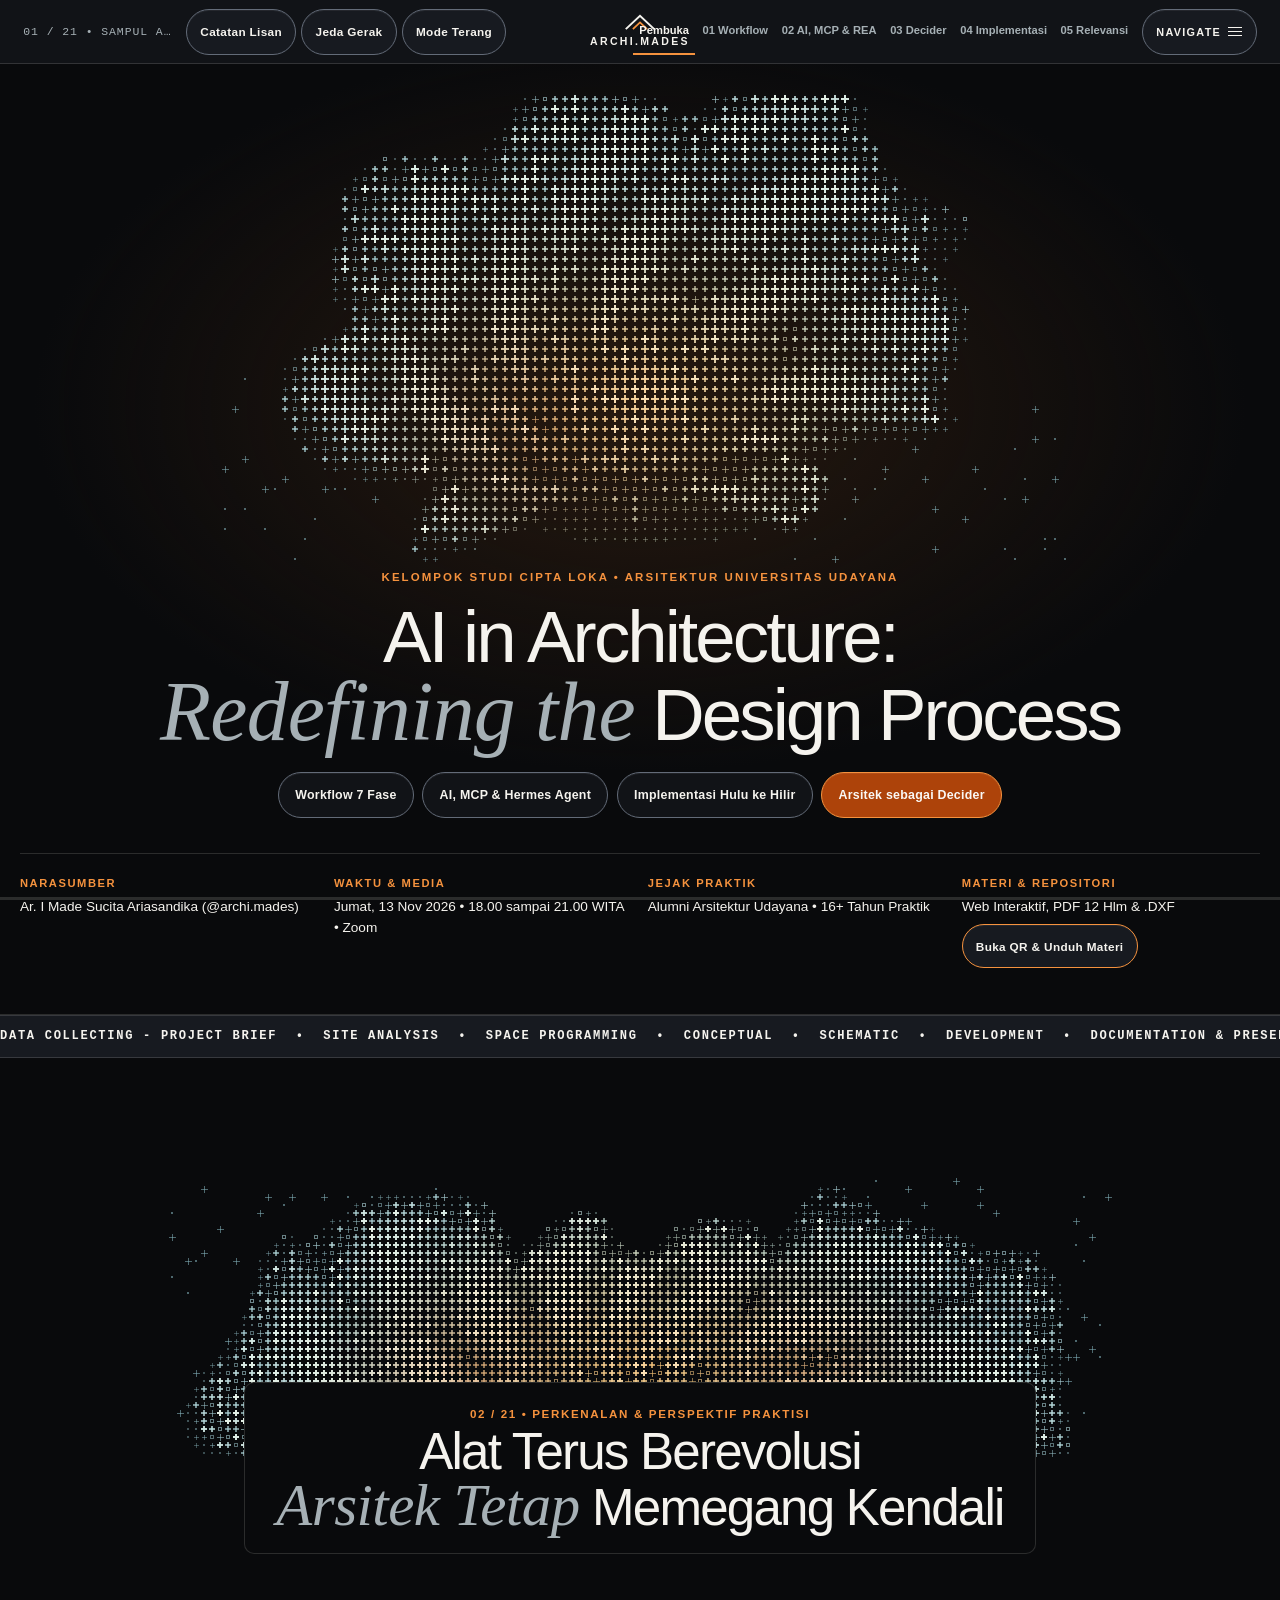
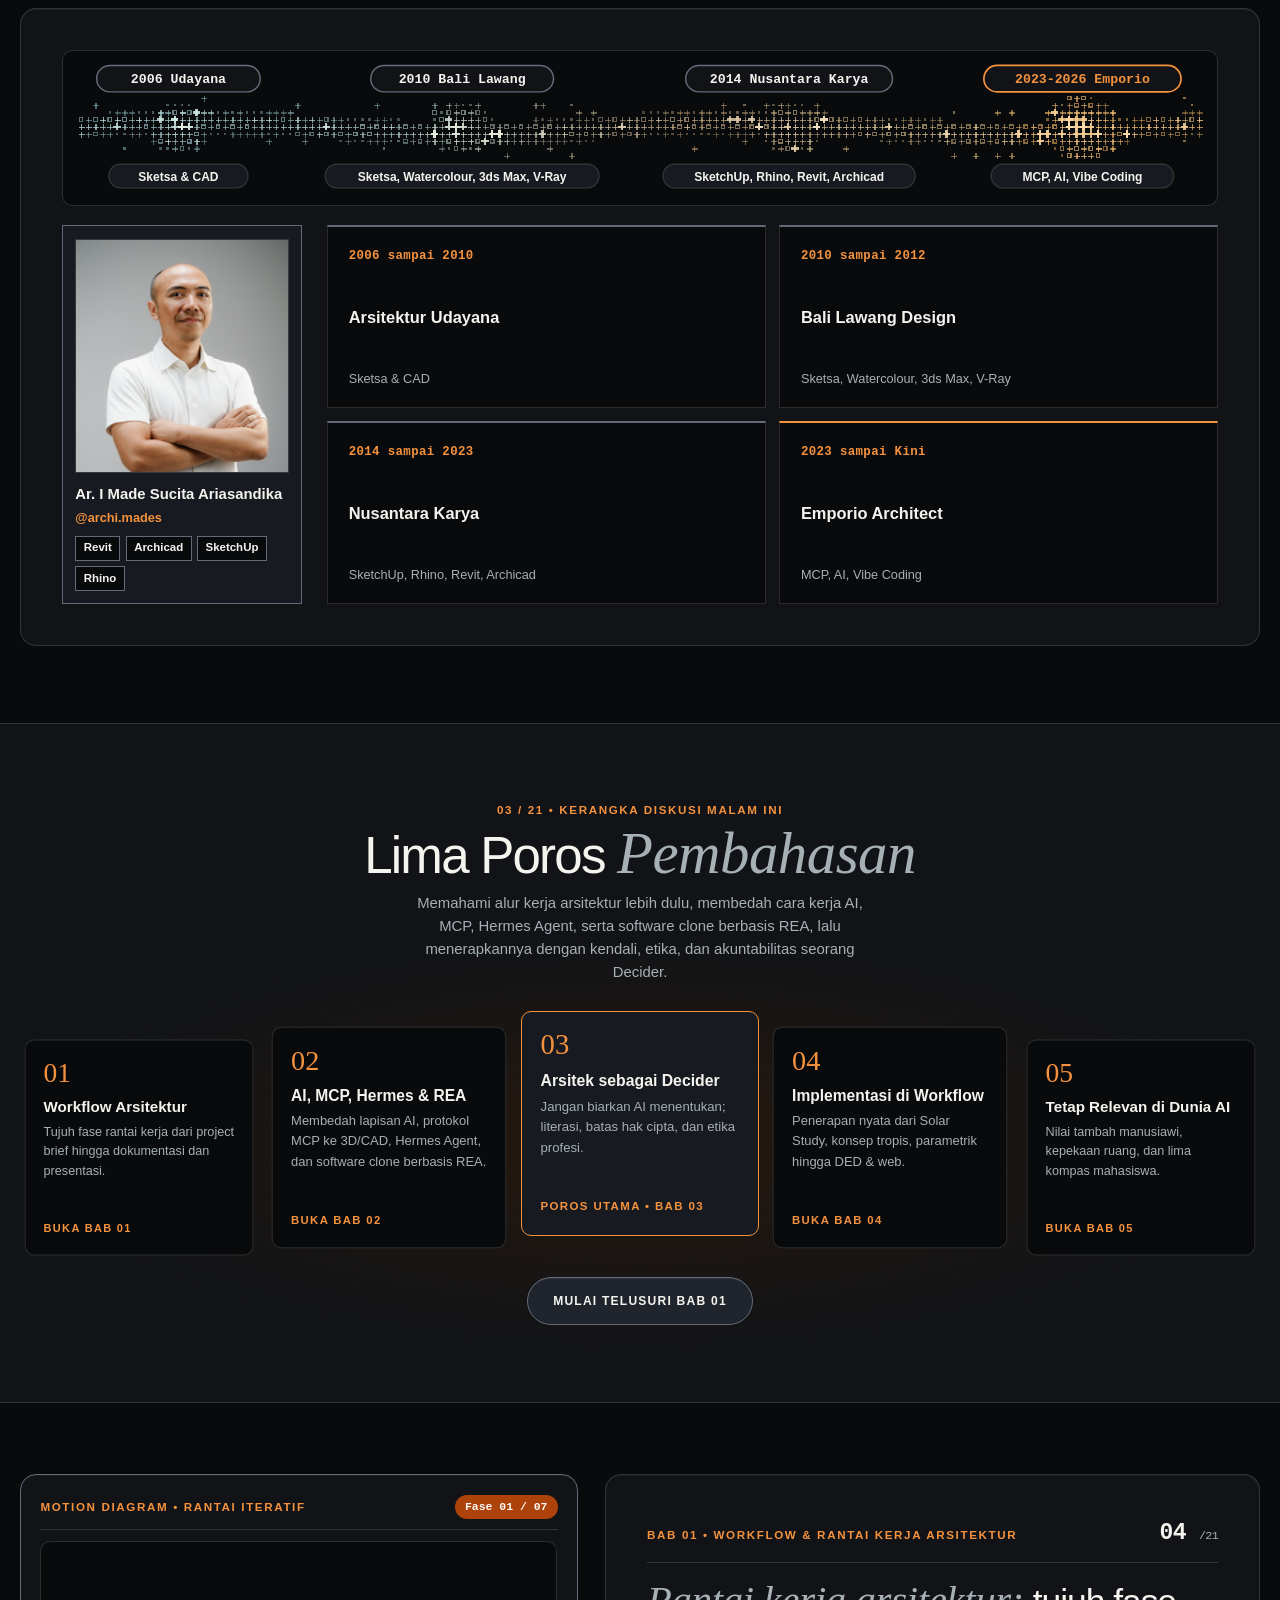
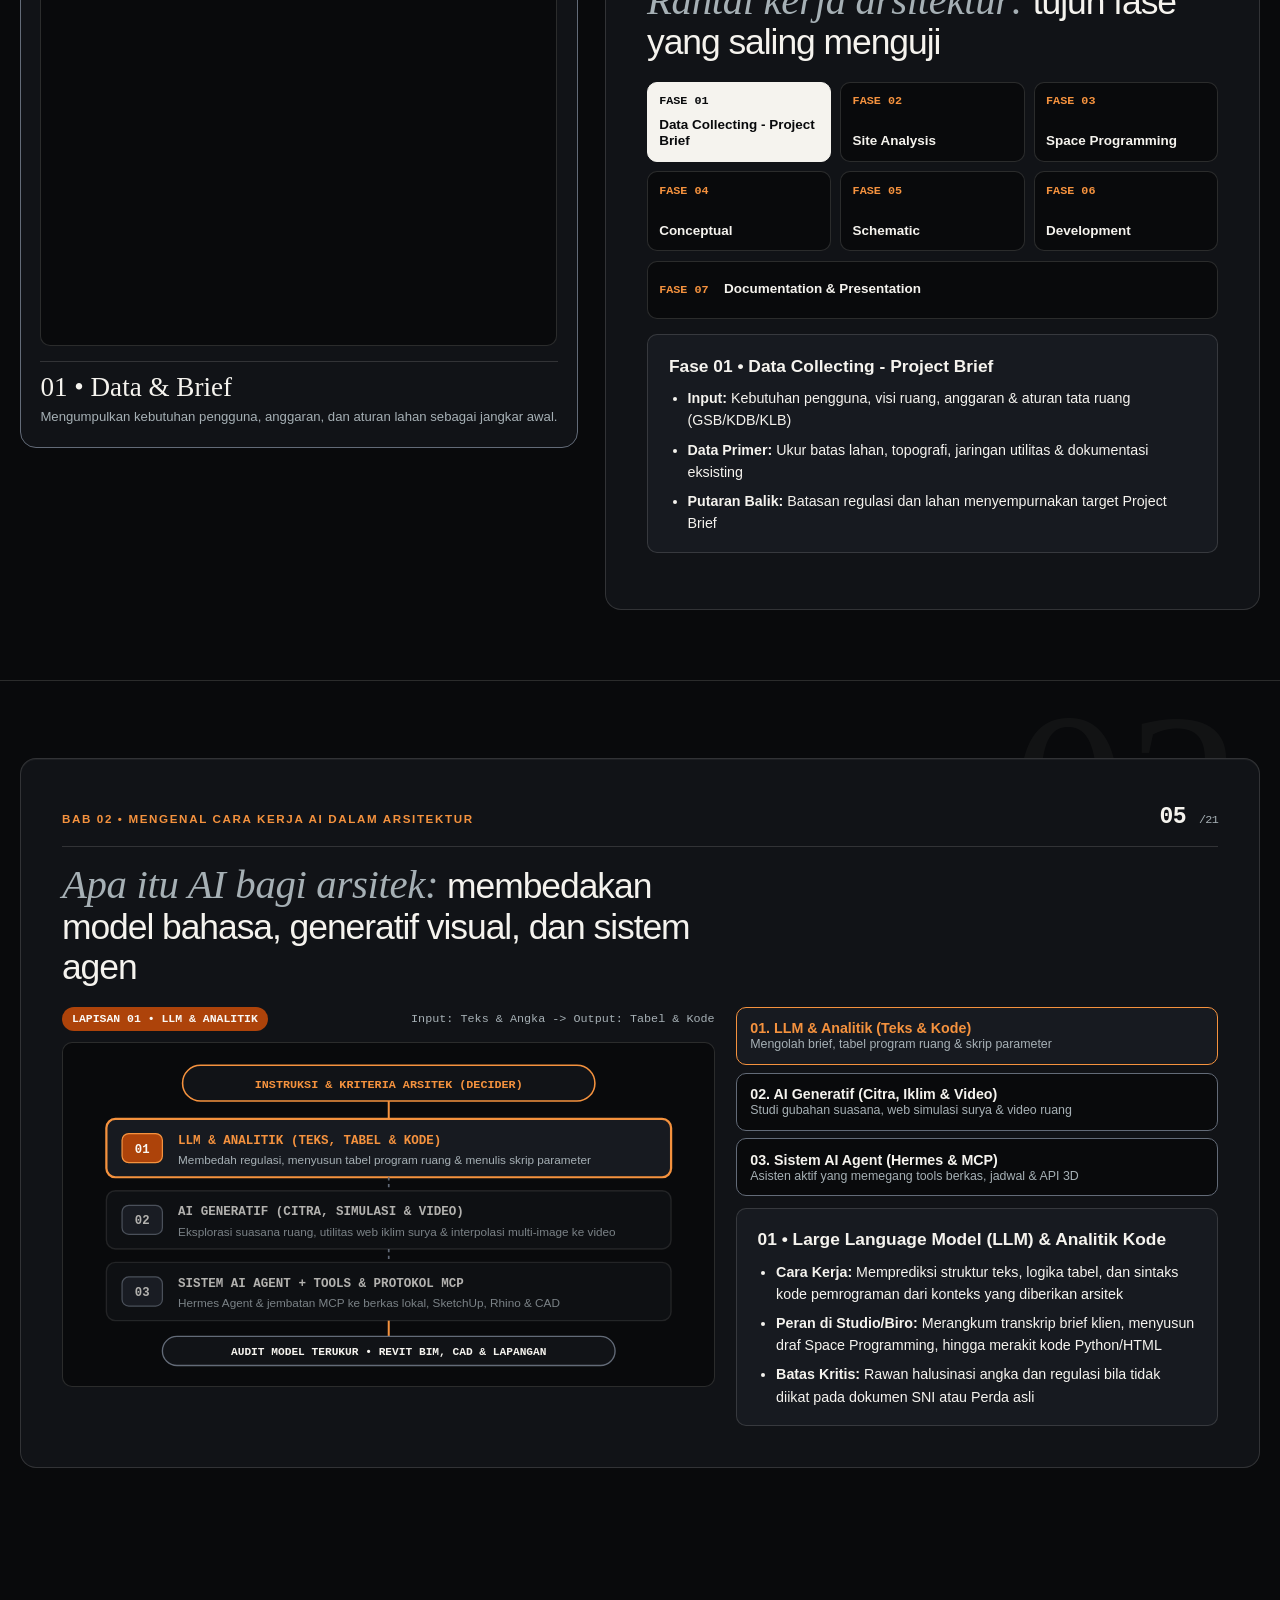
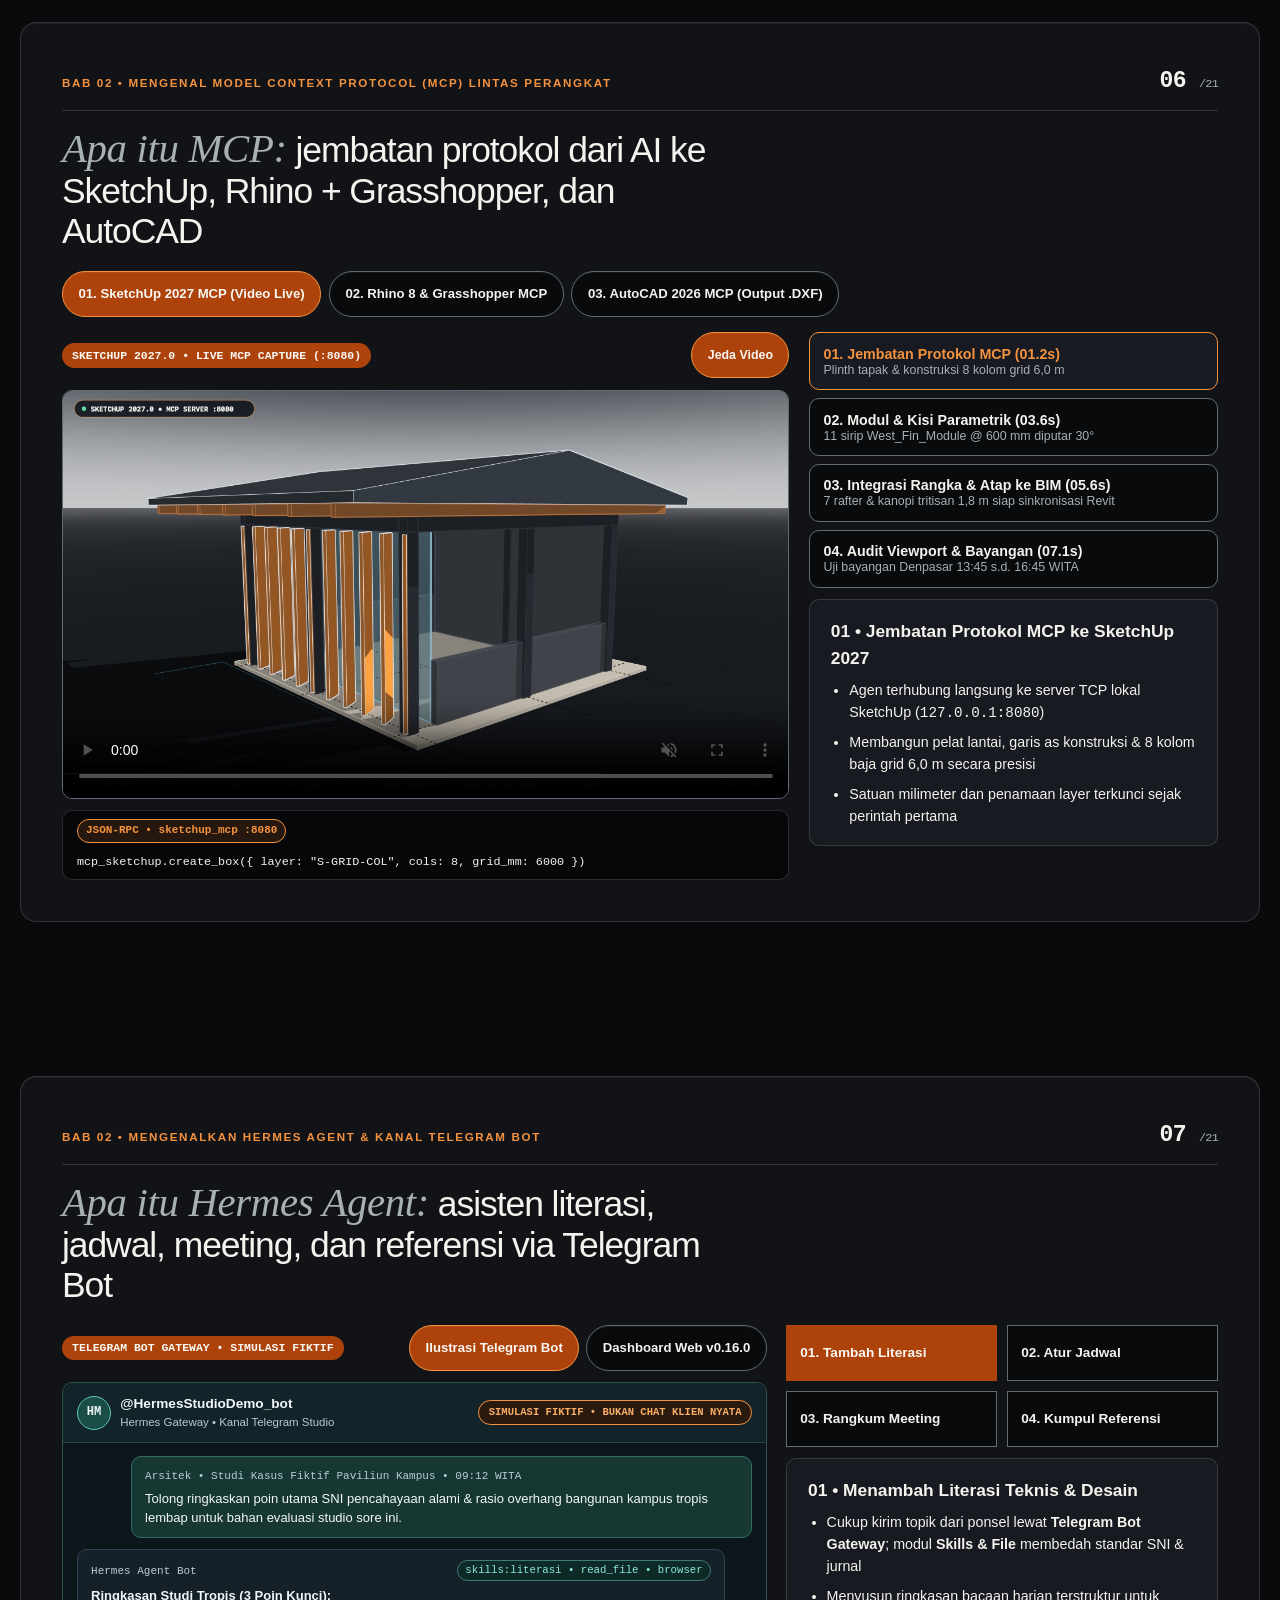
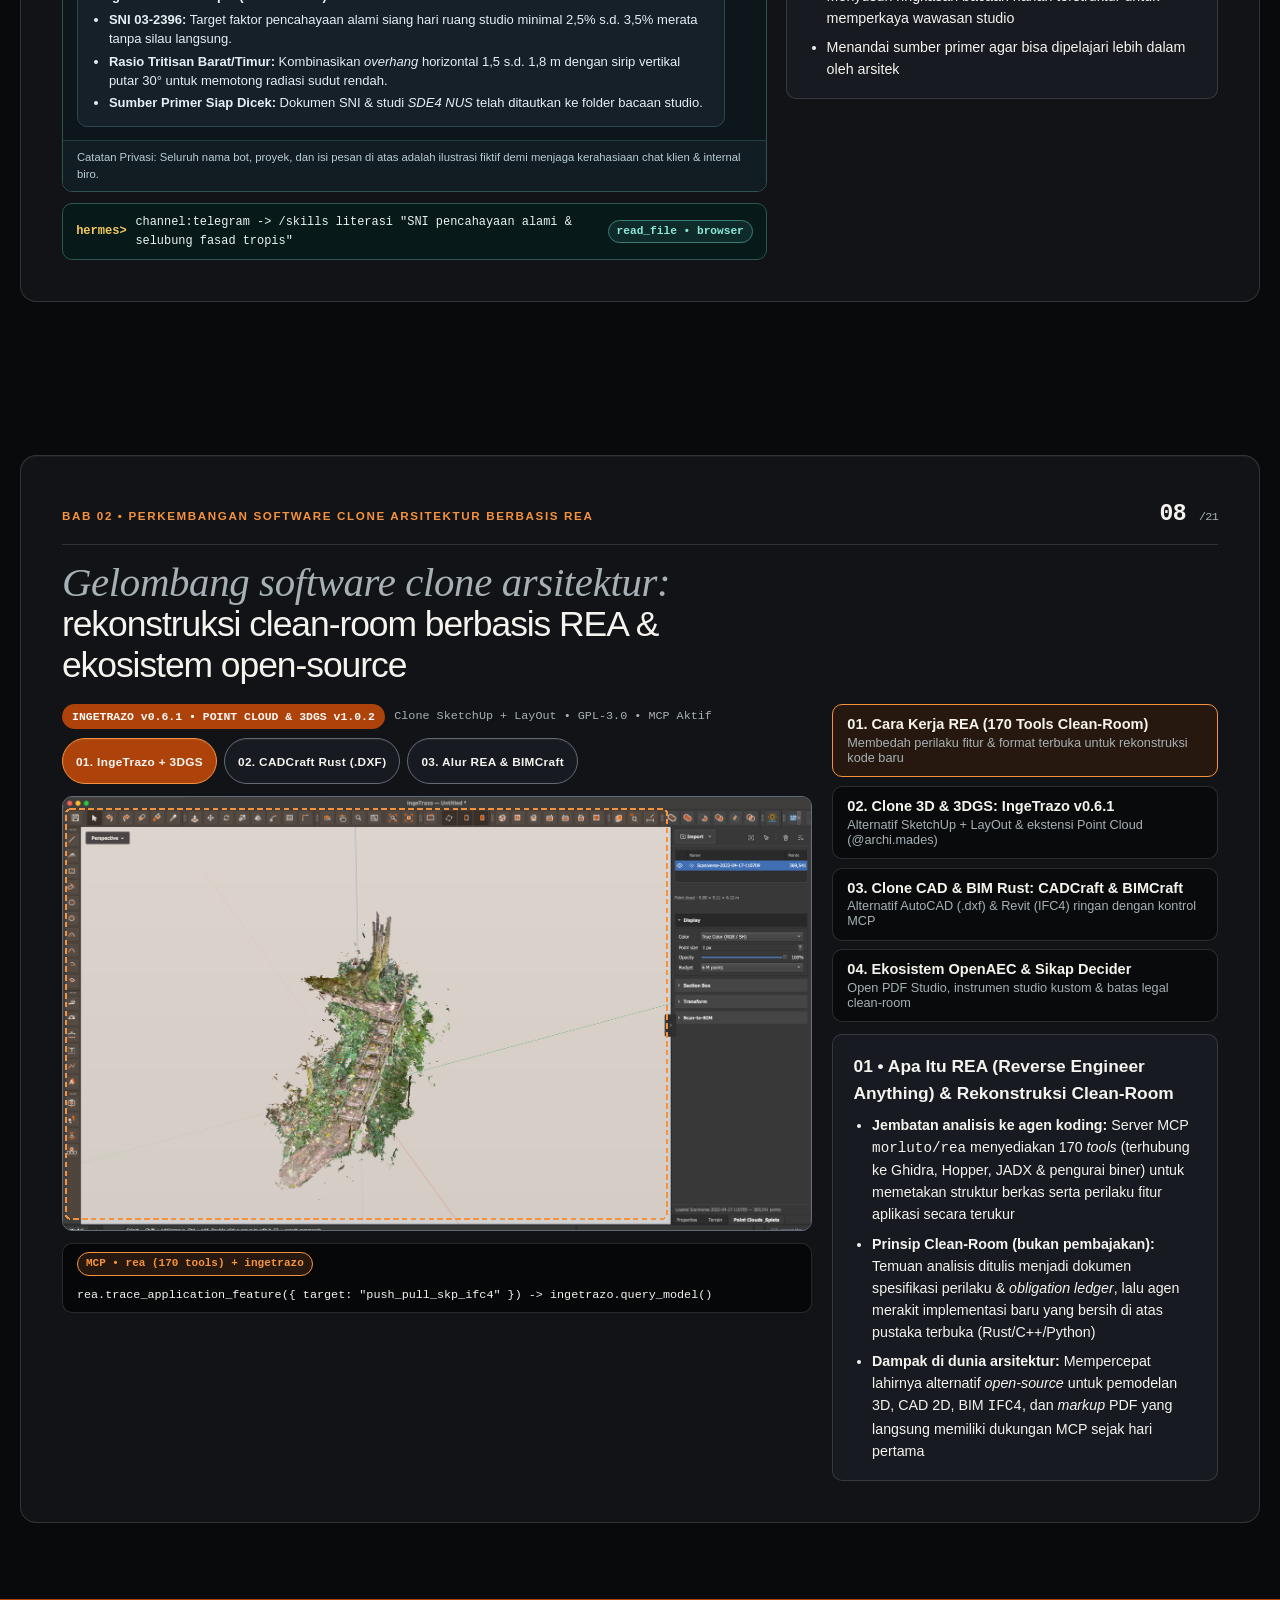
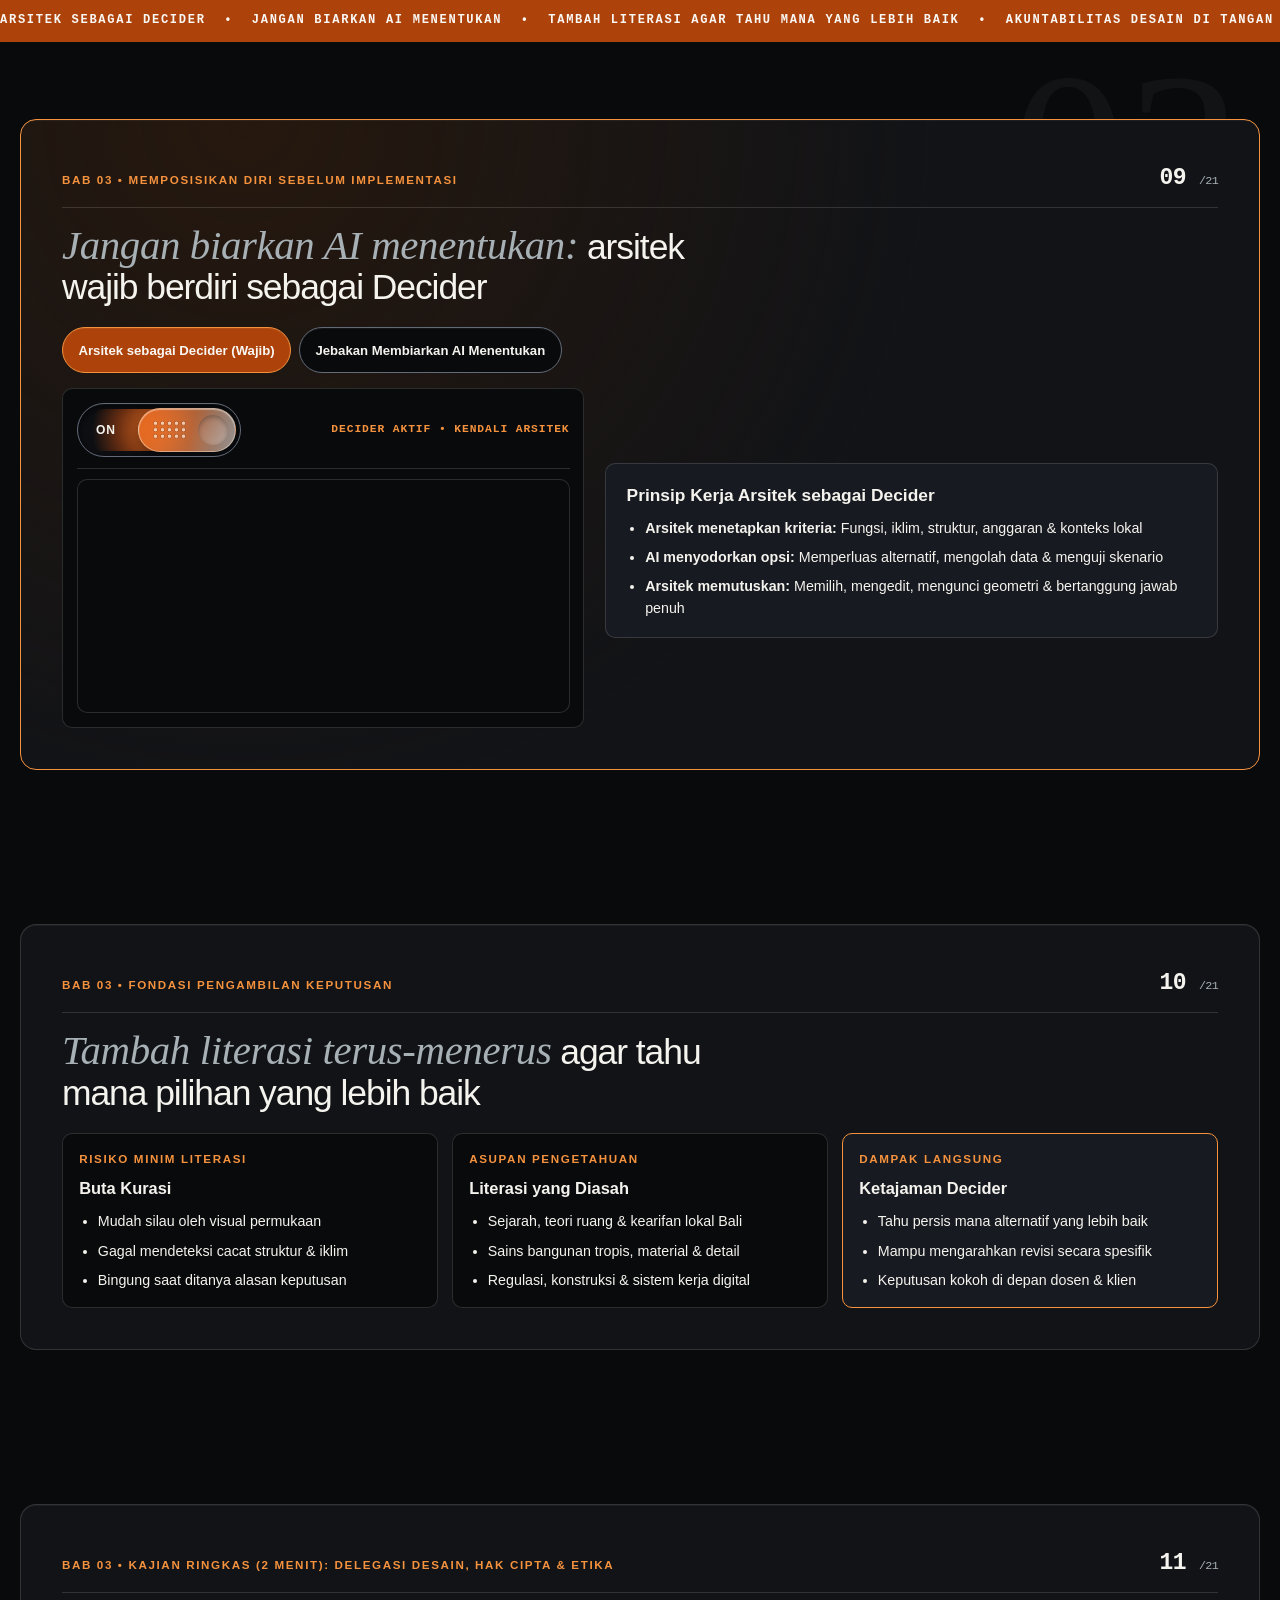
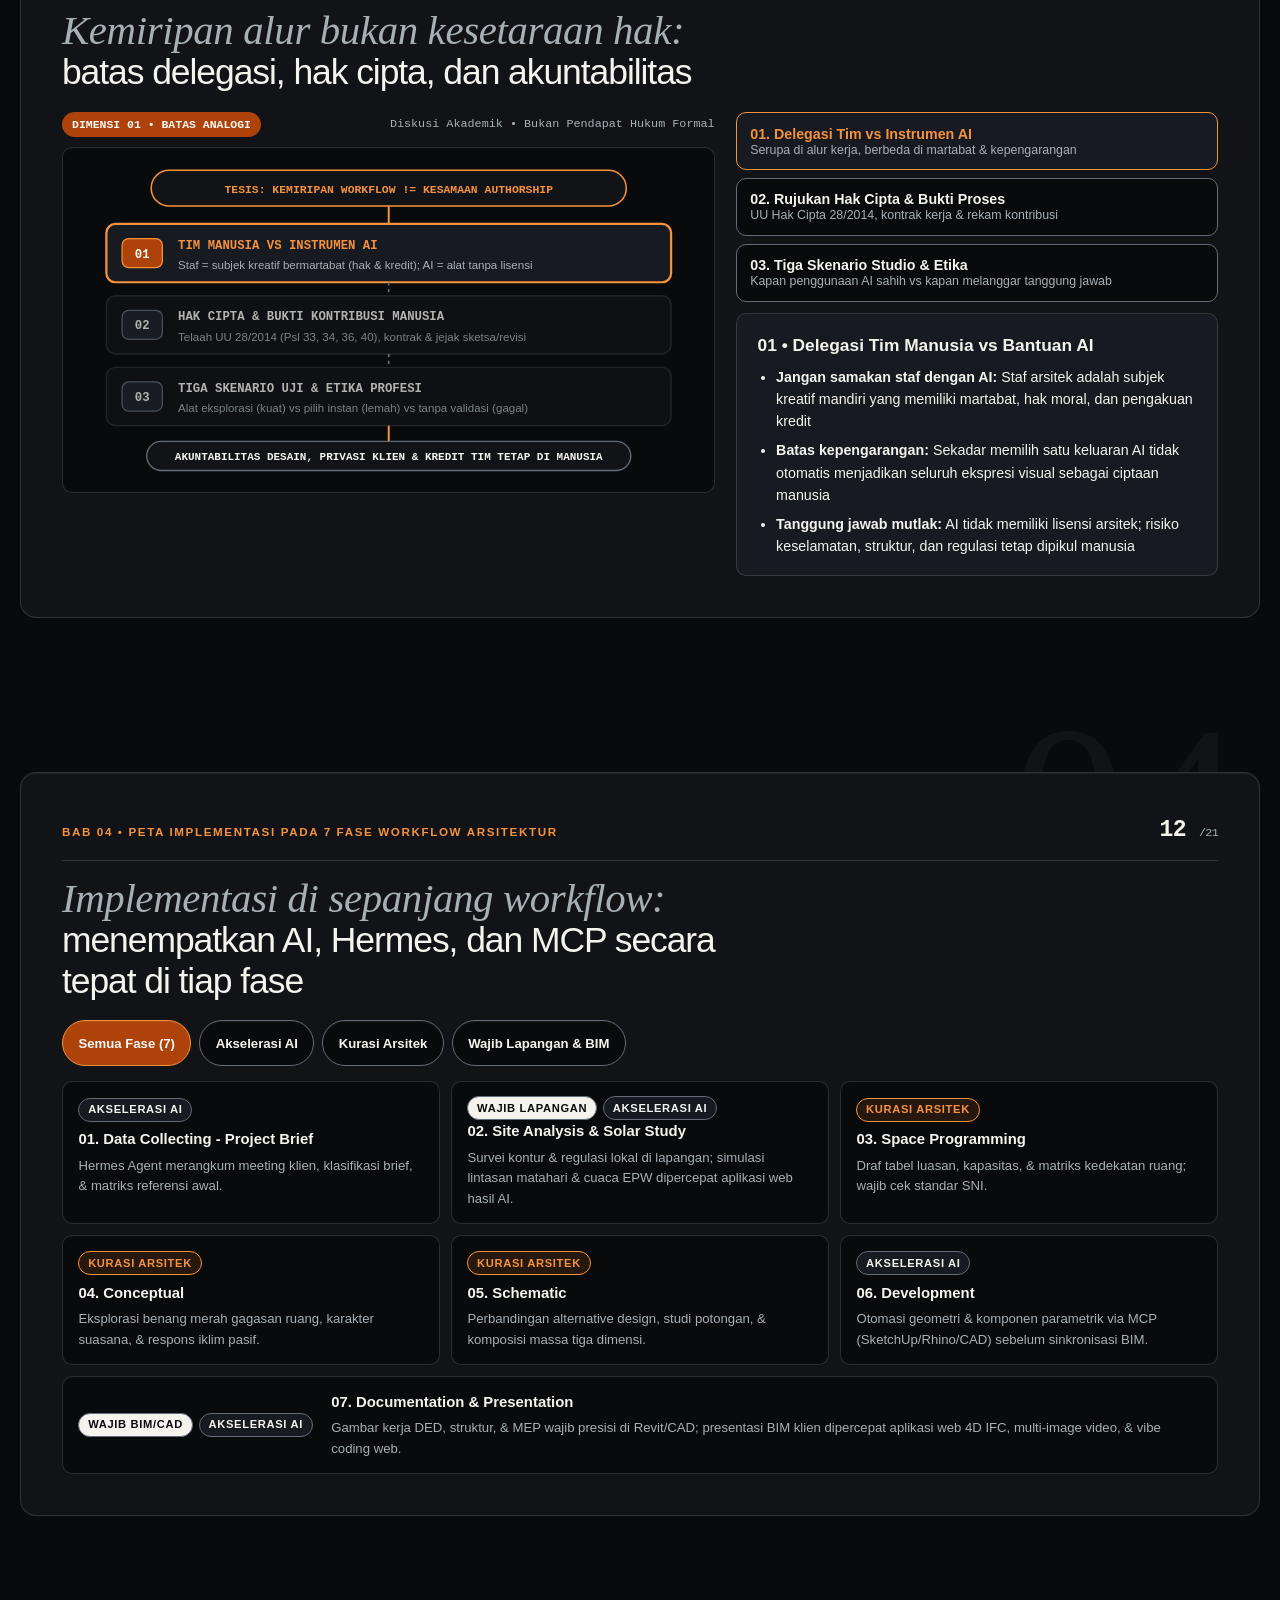
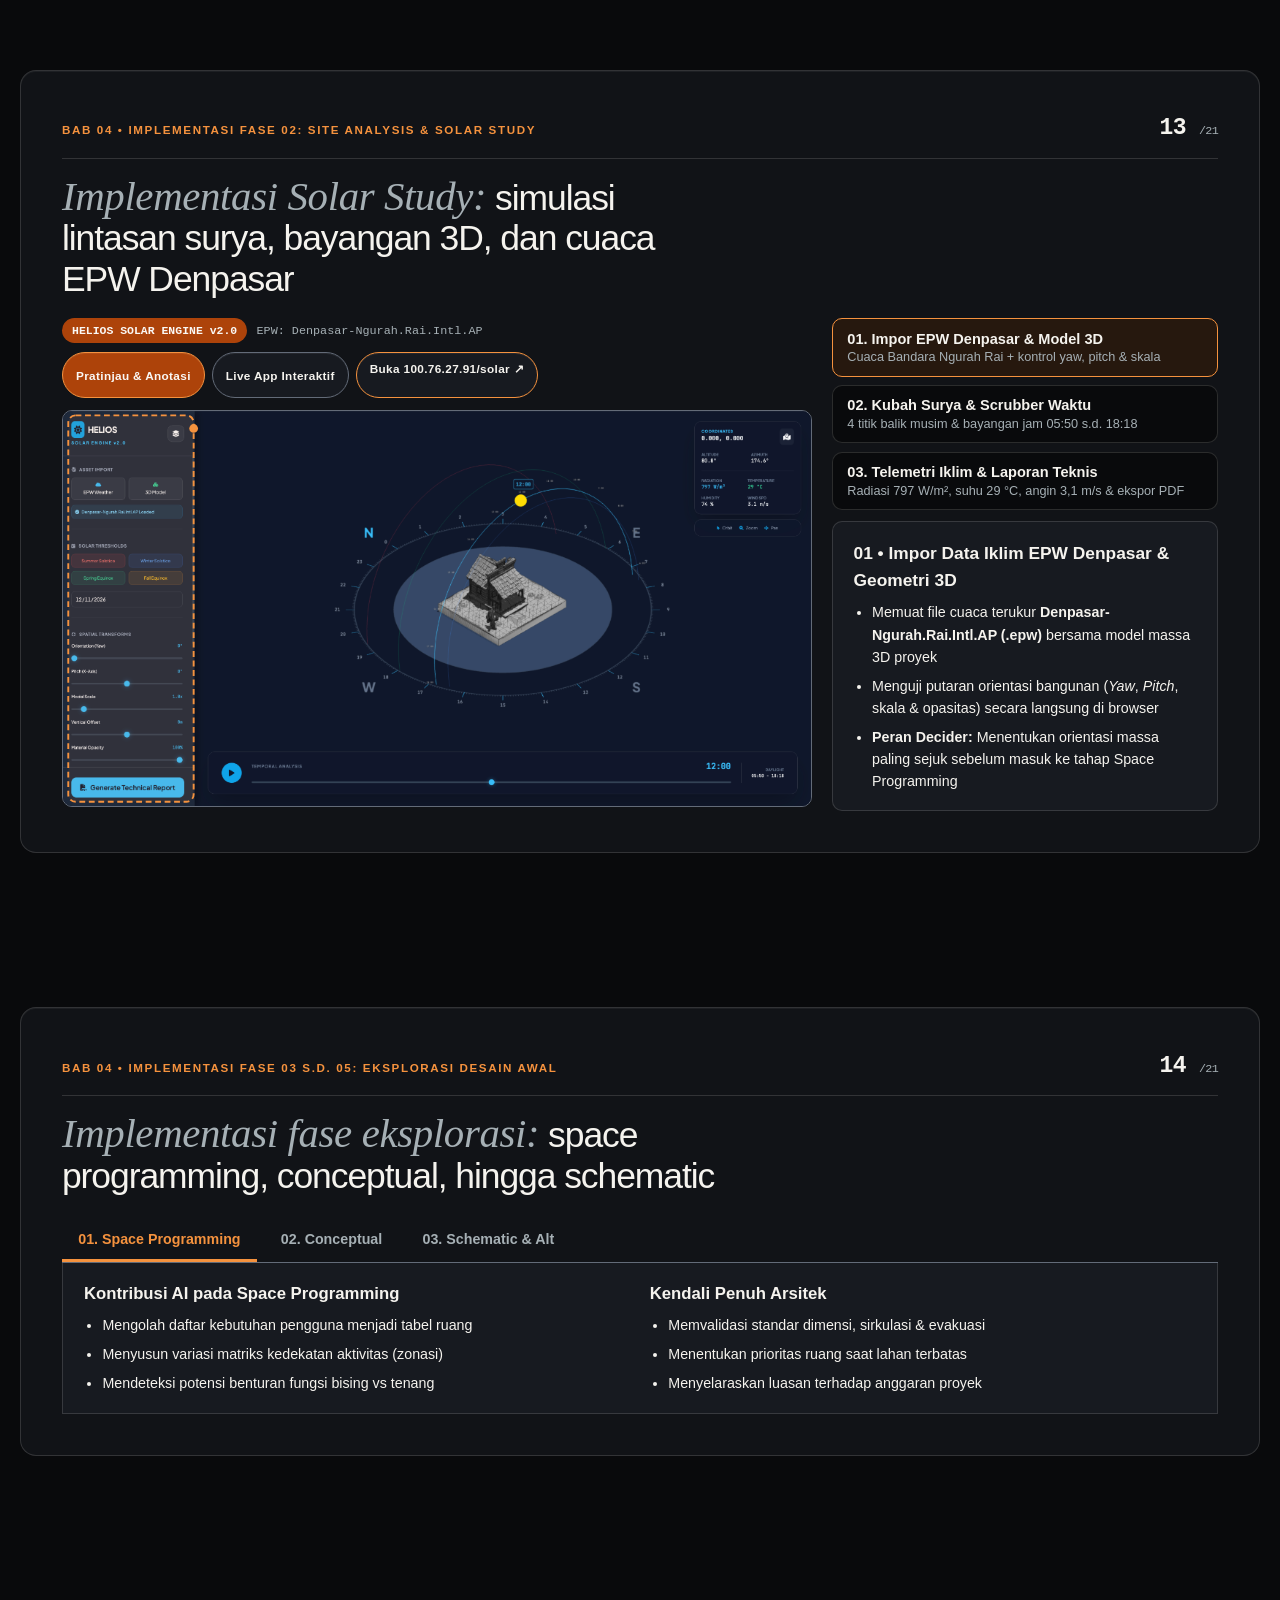
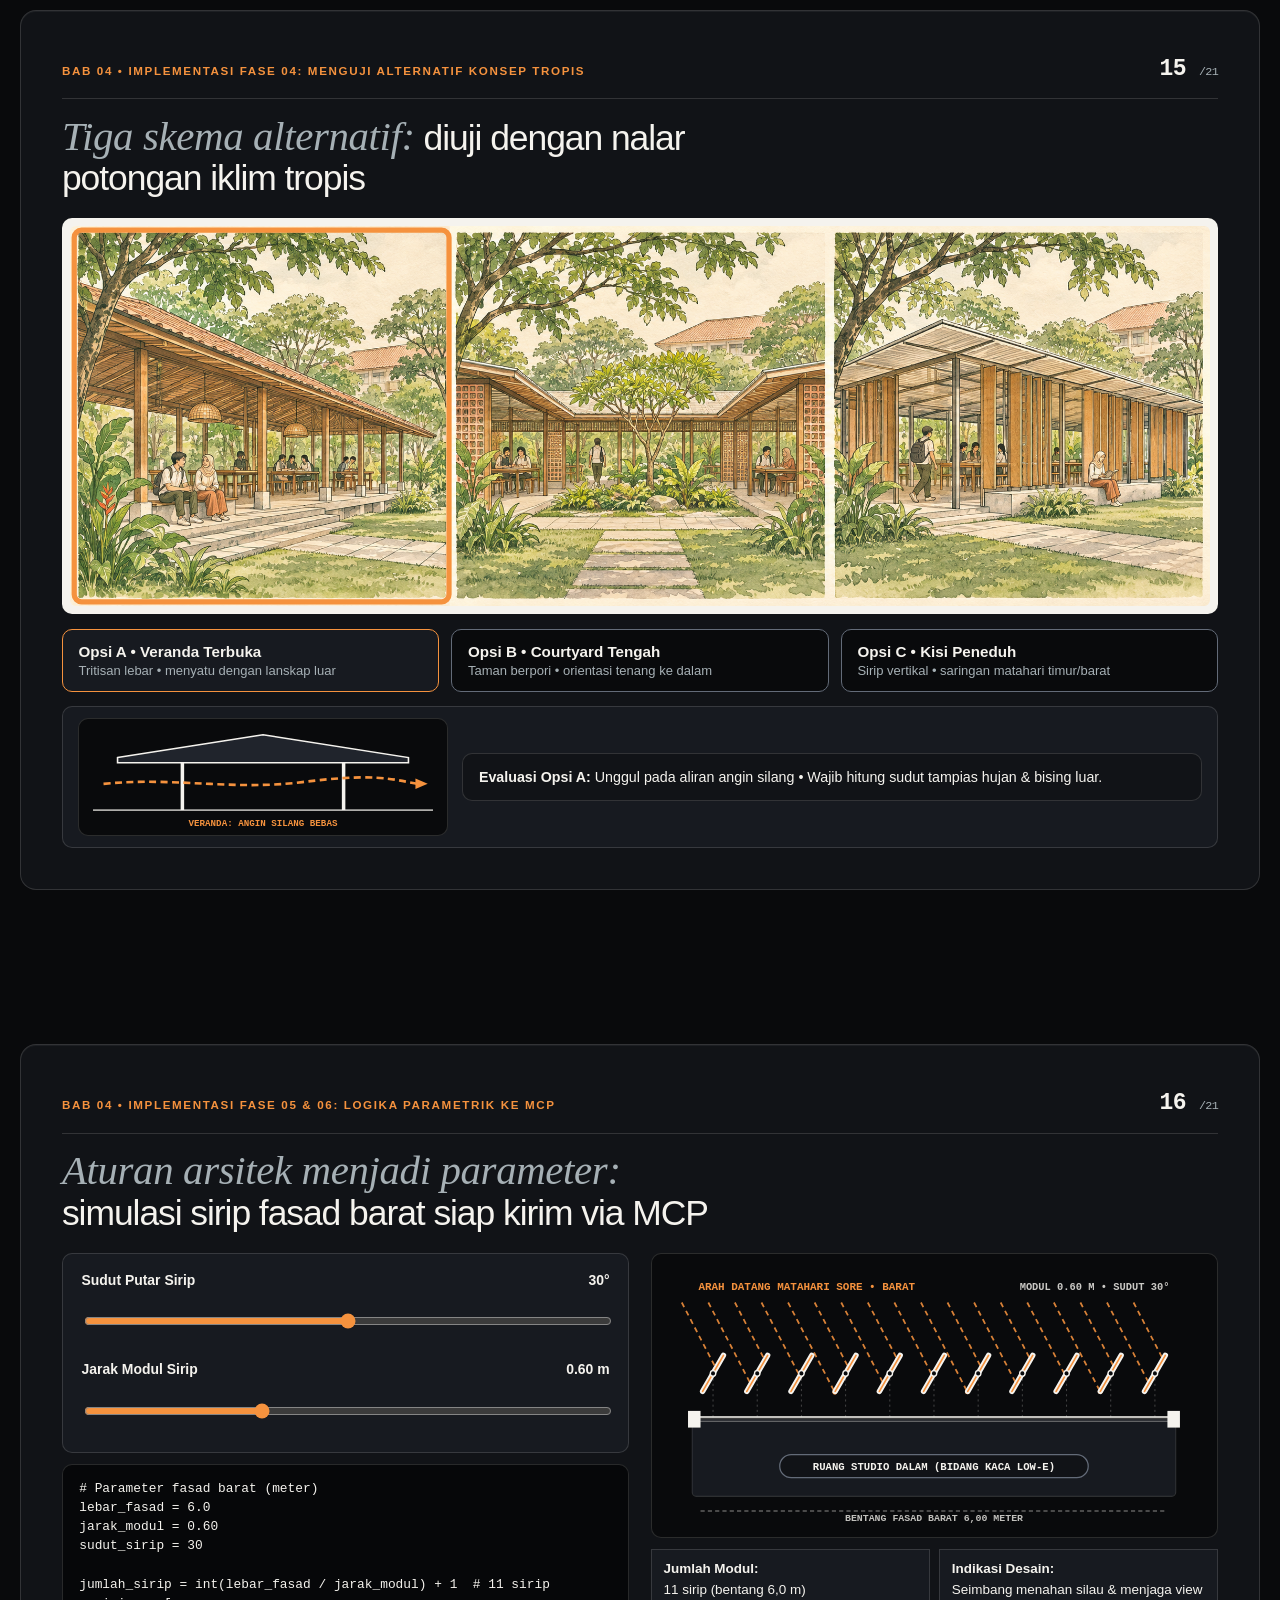
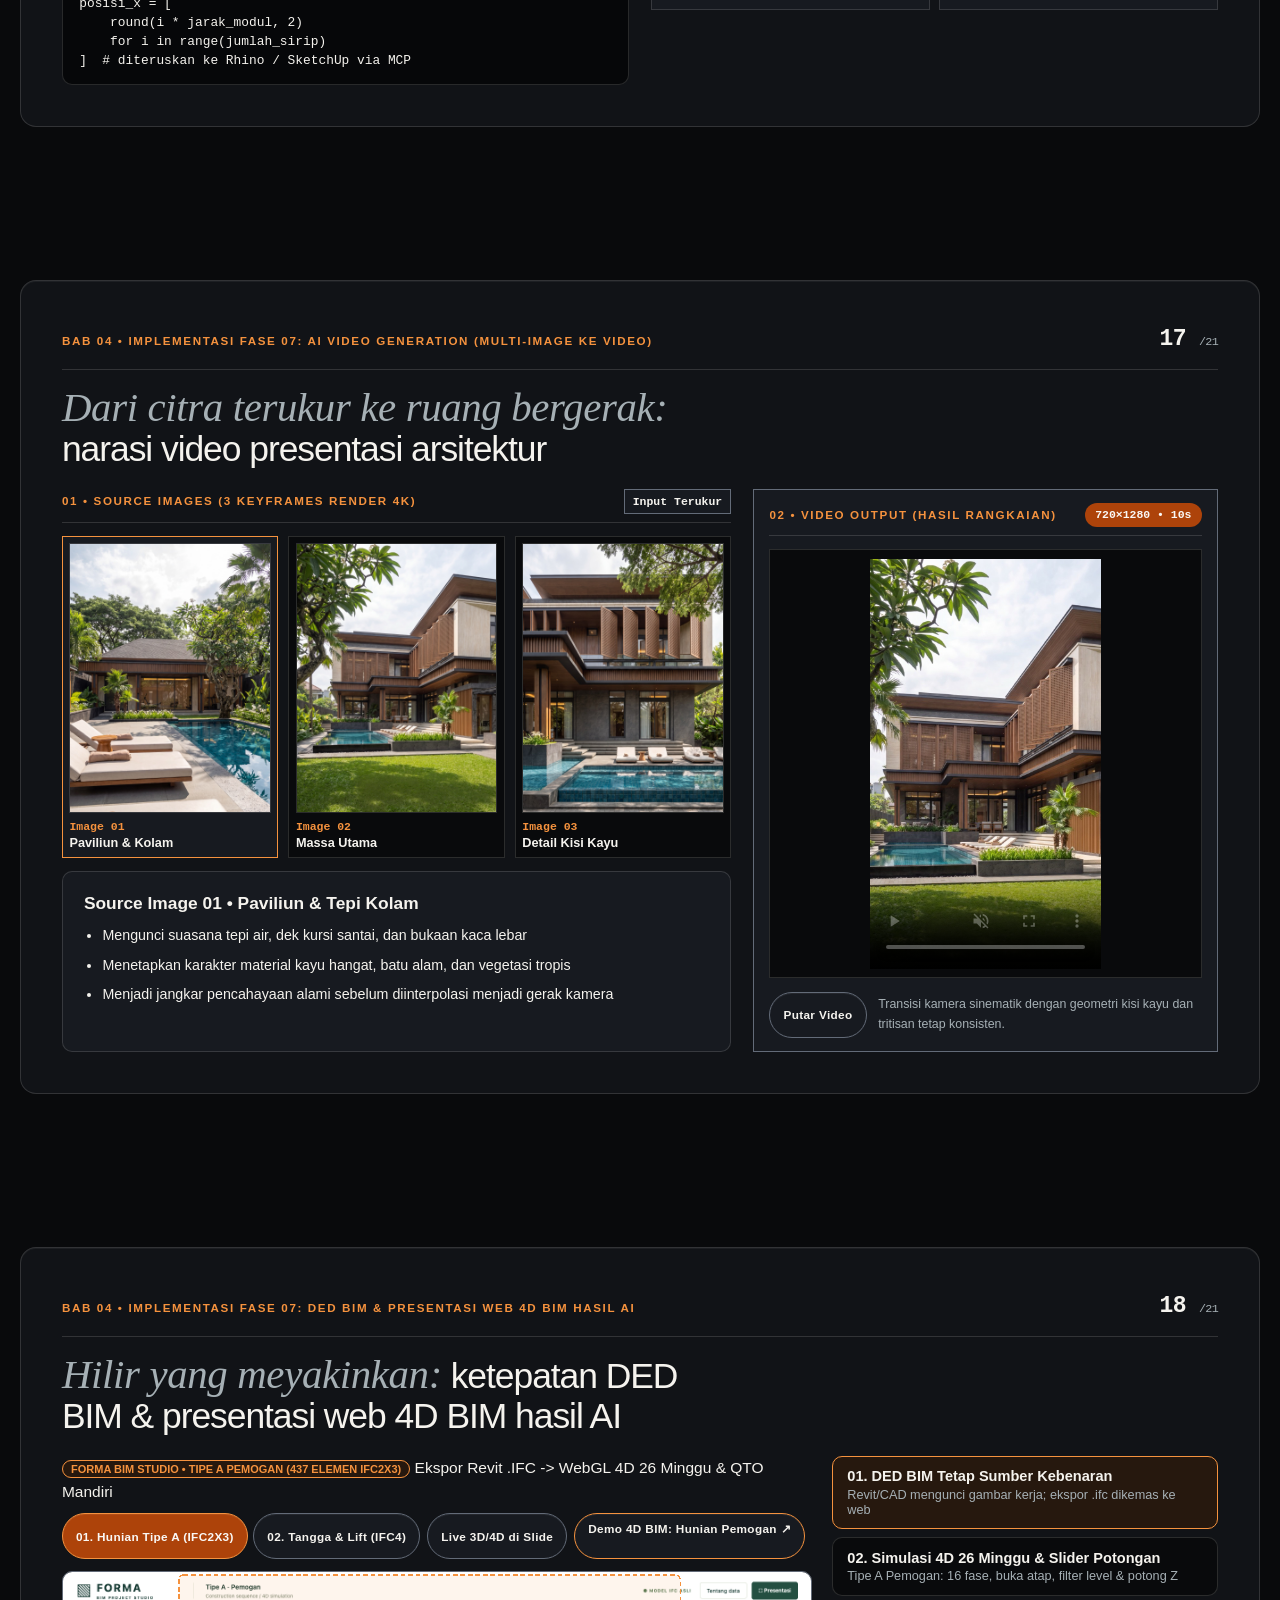
<file: index.html>
<!DOCTYPE html>
<html lang="id">
<head>
  <meta charset="UTF-8">
  <meta name="viewport" content="width=device-width, initial-scale=1.0">
  <title>AI in Architecture: Redefining the Design Process | Universitas Udayana 2026</title>
  <meta http-equiv="refresh" content="0; url=./deck/">
  <script>
    window.location.replace('./deck/');
  </script>
  <style>
    body {
      margin: 0;
      min-height: 100vh;
      display: grid;
      place-items: center;
      padding: 1.5rem;
      background: #090A0C;
      color: #F5F3EE;
      font-family: -apple-system, BlinkMacSystemFont, "Helvetica Neue", sans-serif;
    }
    main {
      max-width: 540px;
      padding: 1.5rem;
      border: 1px solid #636B78;
      border-radius: 16px;
      background: #111317;
    }
    h1 {
      margin: 0 0 0.6rem 0;
      font-size: 1.35rem;
    }
    p {
      margin: 0 0 1rem 0;
      color: #A6B0B5;
      line-height: 1.5;
    }
    .links {
      display: flex;
      flex-wrap: wrap;
      gap: 0.6rem;
    }
    a {
      display: inline-flex;
      align-items: center;
      min-height: 44px;
      padding: 0.45rem 1rem;
      border-radius: 999px;
      border: 1px solid #636B78;
      color: #F5F3EE;
      text-decoration: none;
      font-weight: 600;
      font-size: 0.88rem;
    }
    a.primary {
      background: #AD430A;
      border-color: #AD430A;
      color: #FAF8F5;
    }
  </style>
</head>
<body>
  <main>
    <h1>AI in Architecture: Redefining the Design Process</h1>
    <p>Mengarahkan otomatis ke Presentasi Web Interaktif 21 Bagian. Jika halaman tidak berpindah otomatis, pilih tautan di bawah ini:</p>
    <div class="links">
      <a class="primary" href="./deck/">Buka Presentasi Web Interaktif</a>
      <a href="./output/Handbook-AI-in-Architecture-Udayana-2026.pdf" download>Unduh Handbook PDF (12 Hlm)</a>
      <a href="./output/Paviliun-Studio-Tropis-MCP.dxf" download>Unduh Contoh AutoCAD (.DXF)</a>
    </div>
  </main>
</body>
</html>
</file>
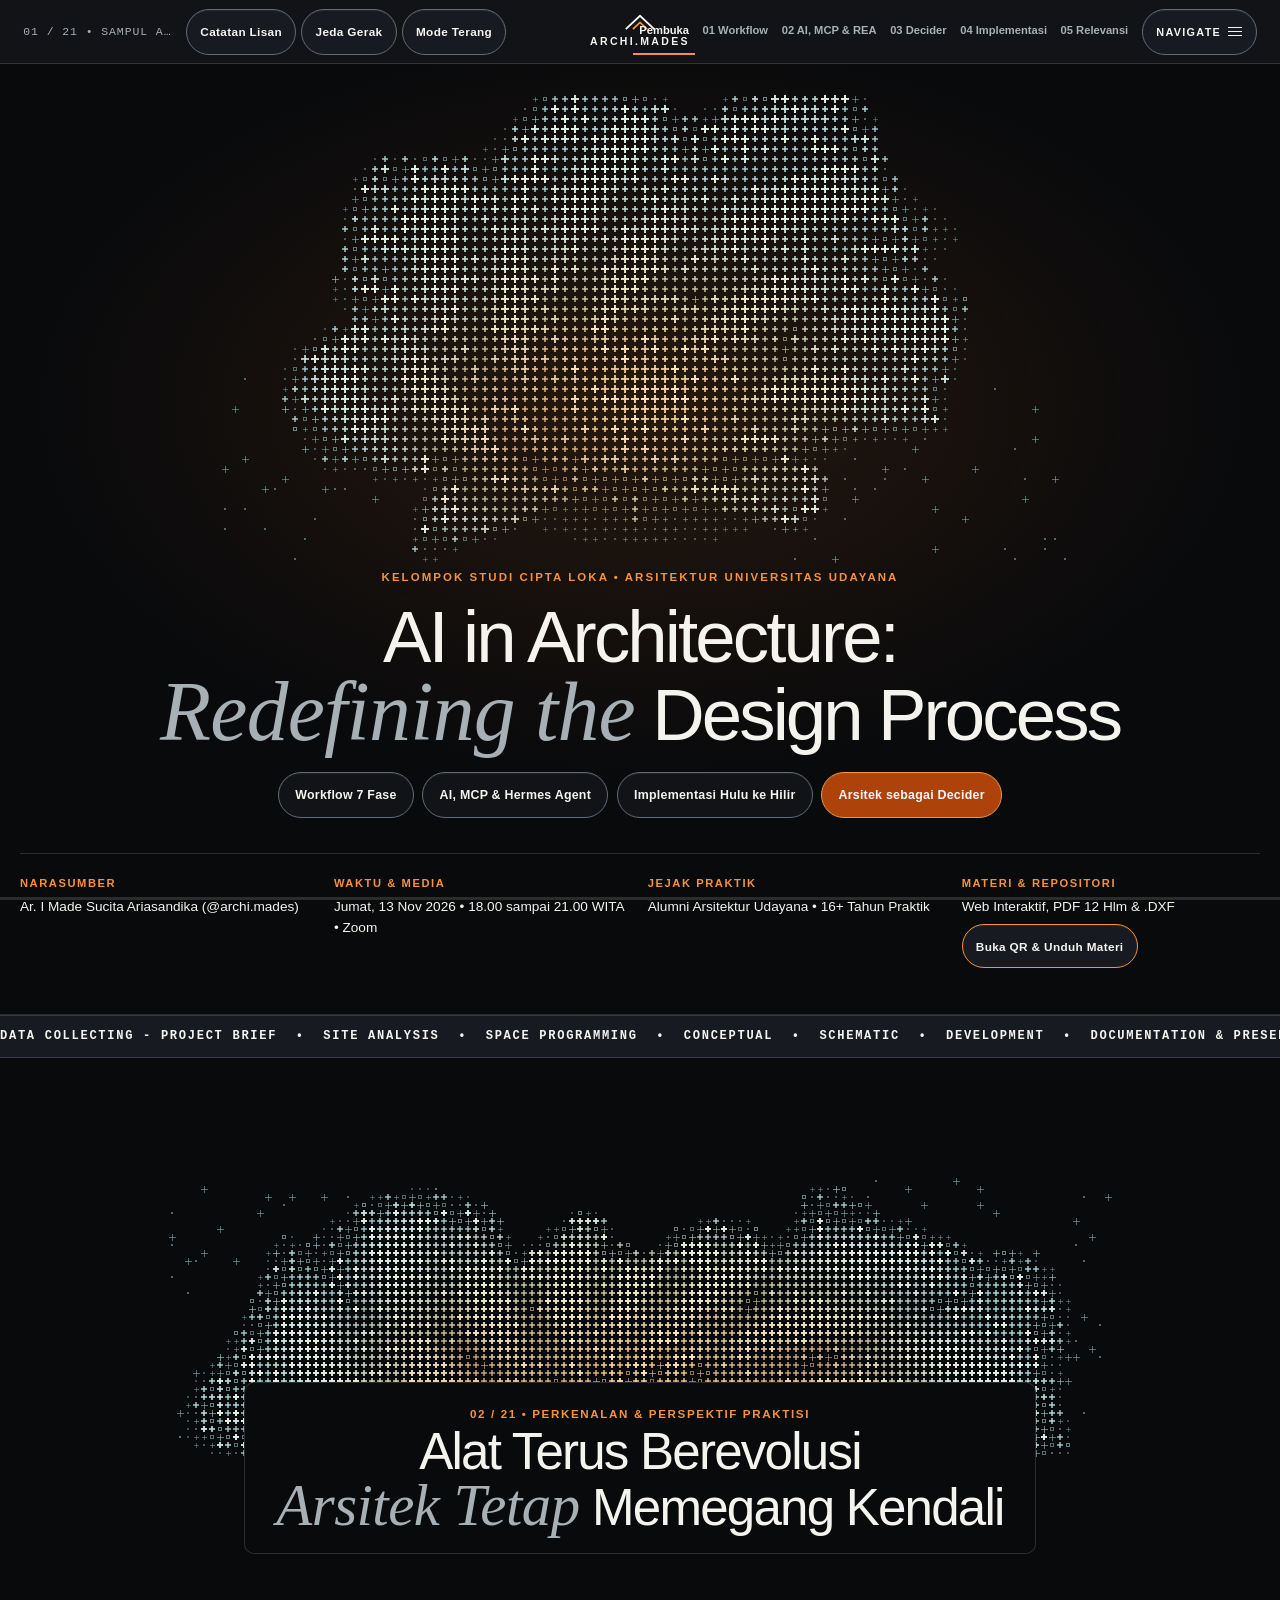
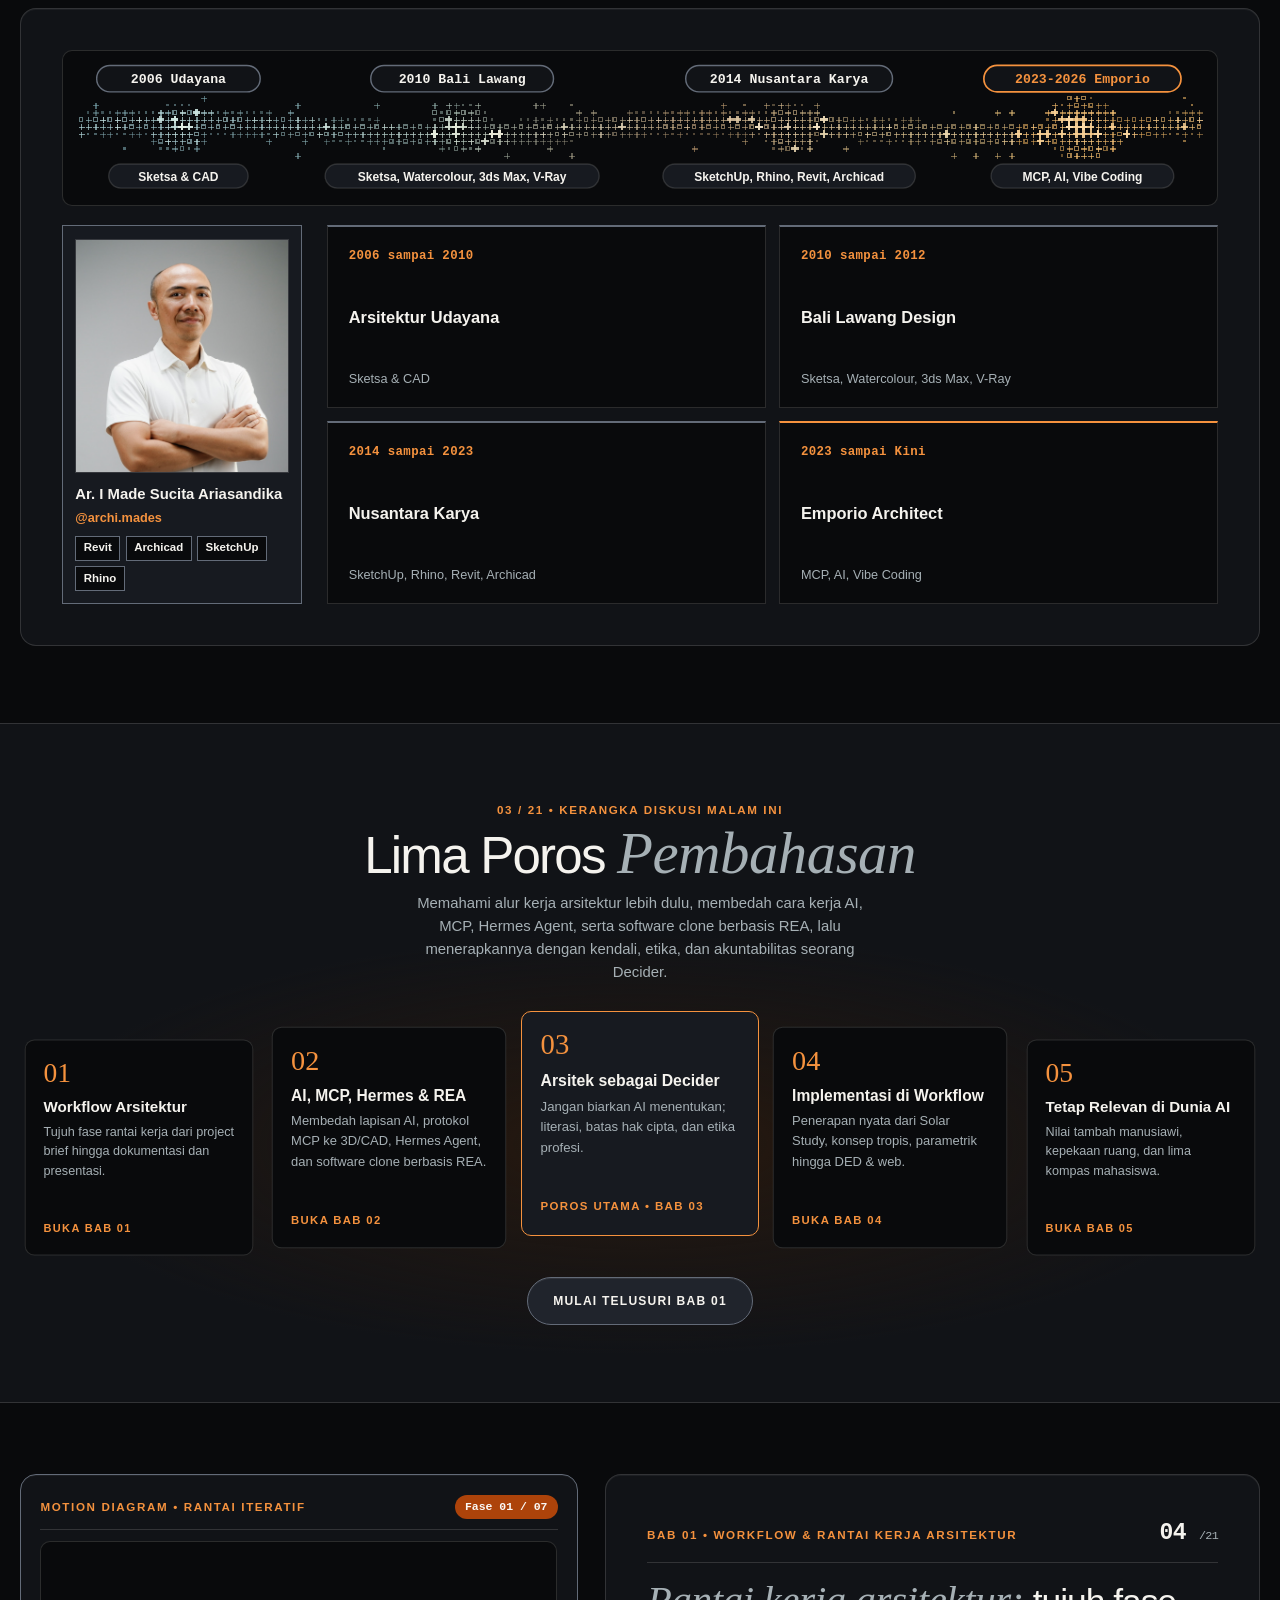
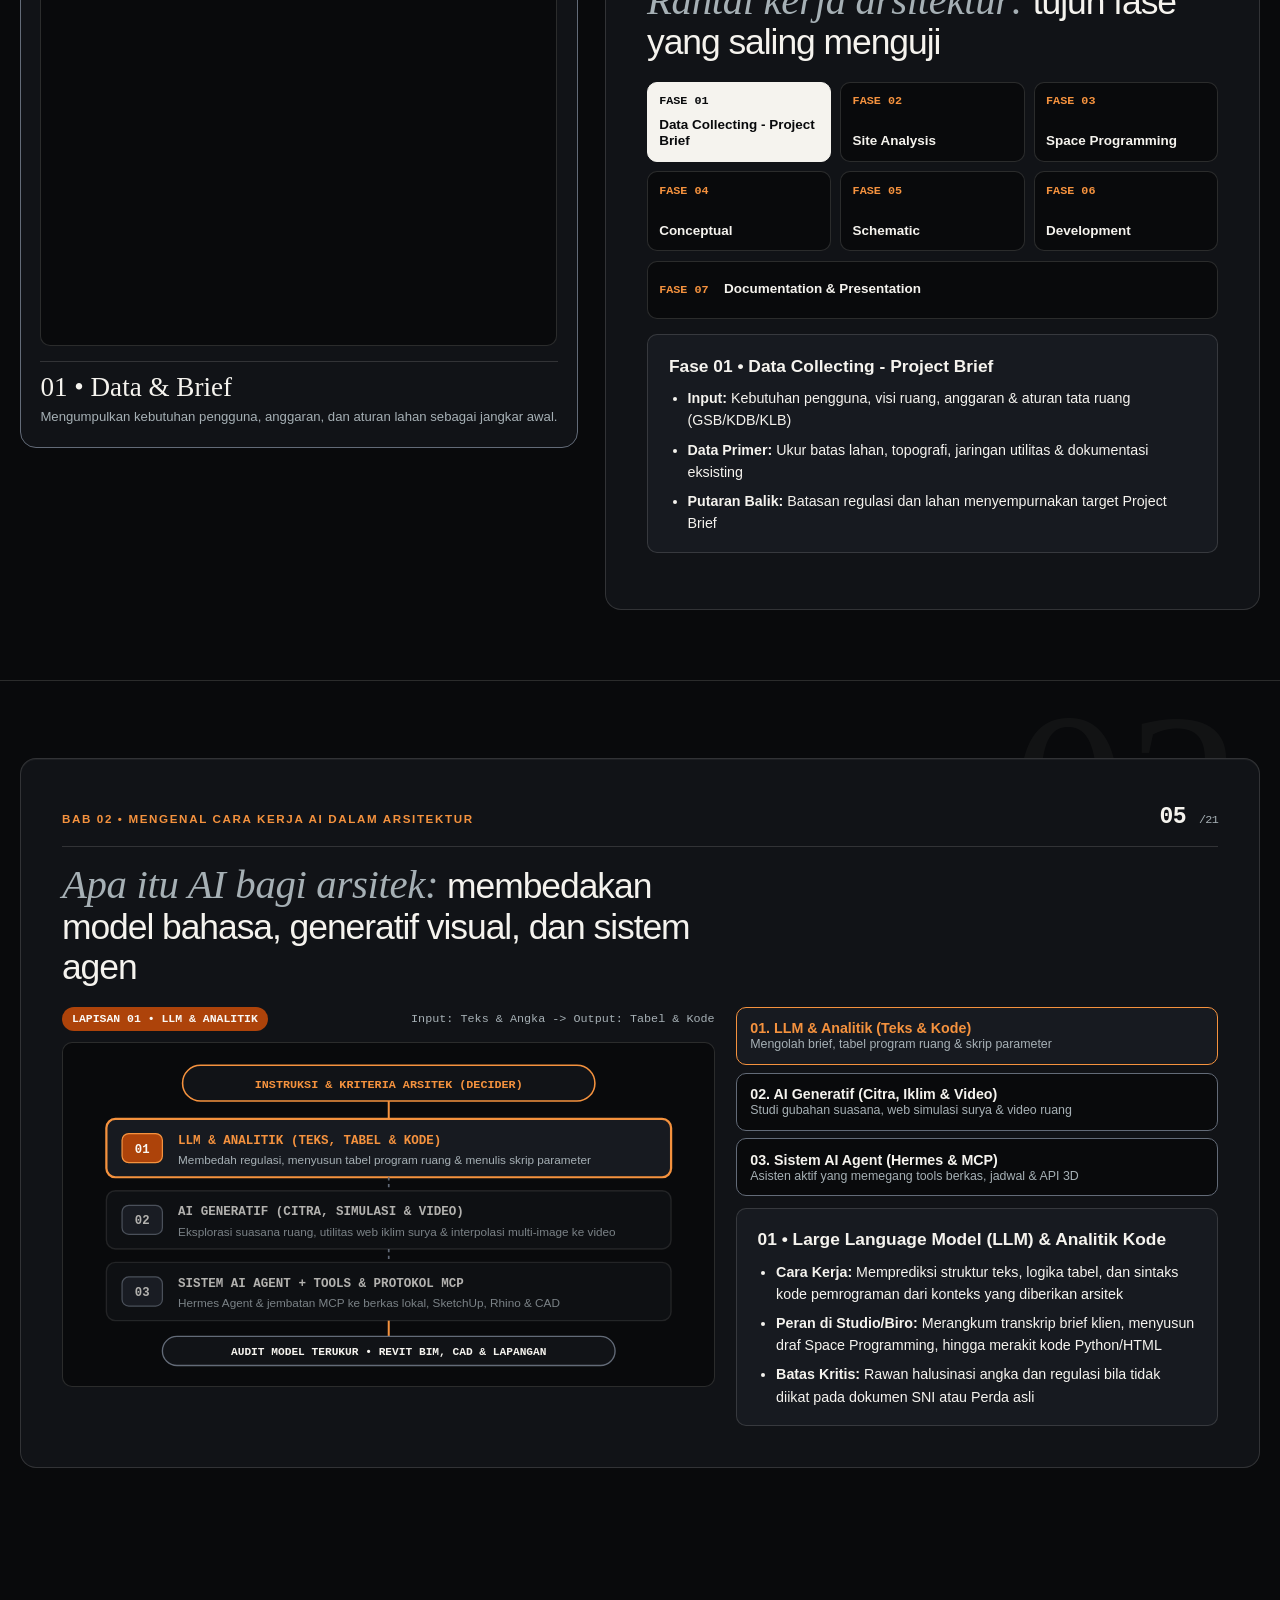
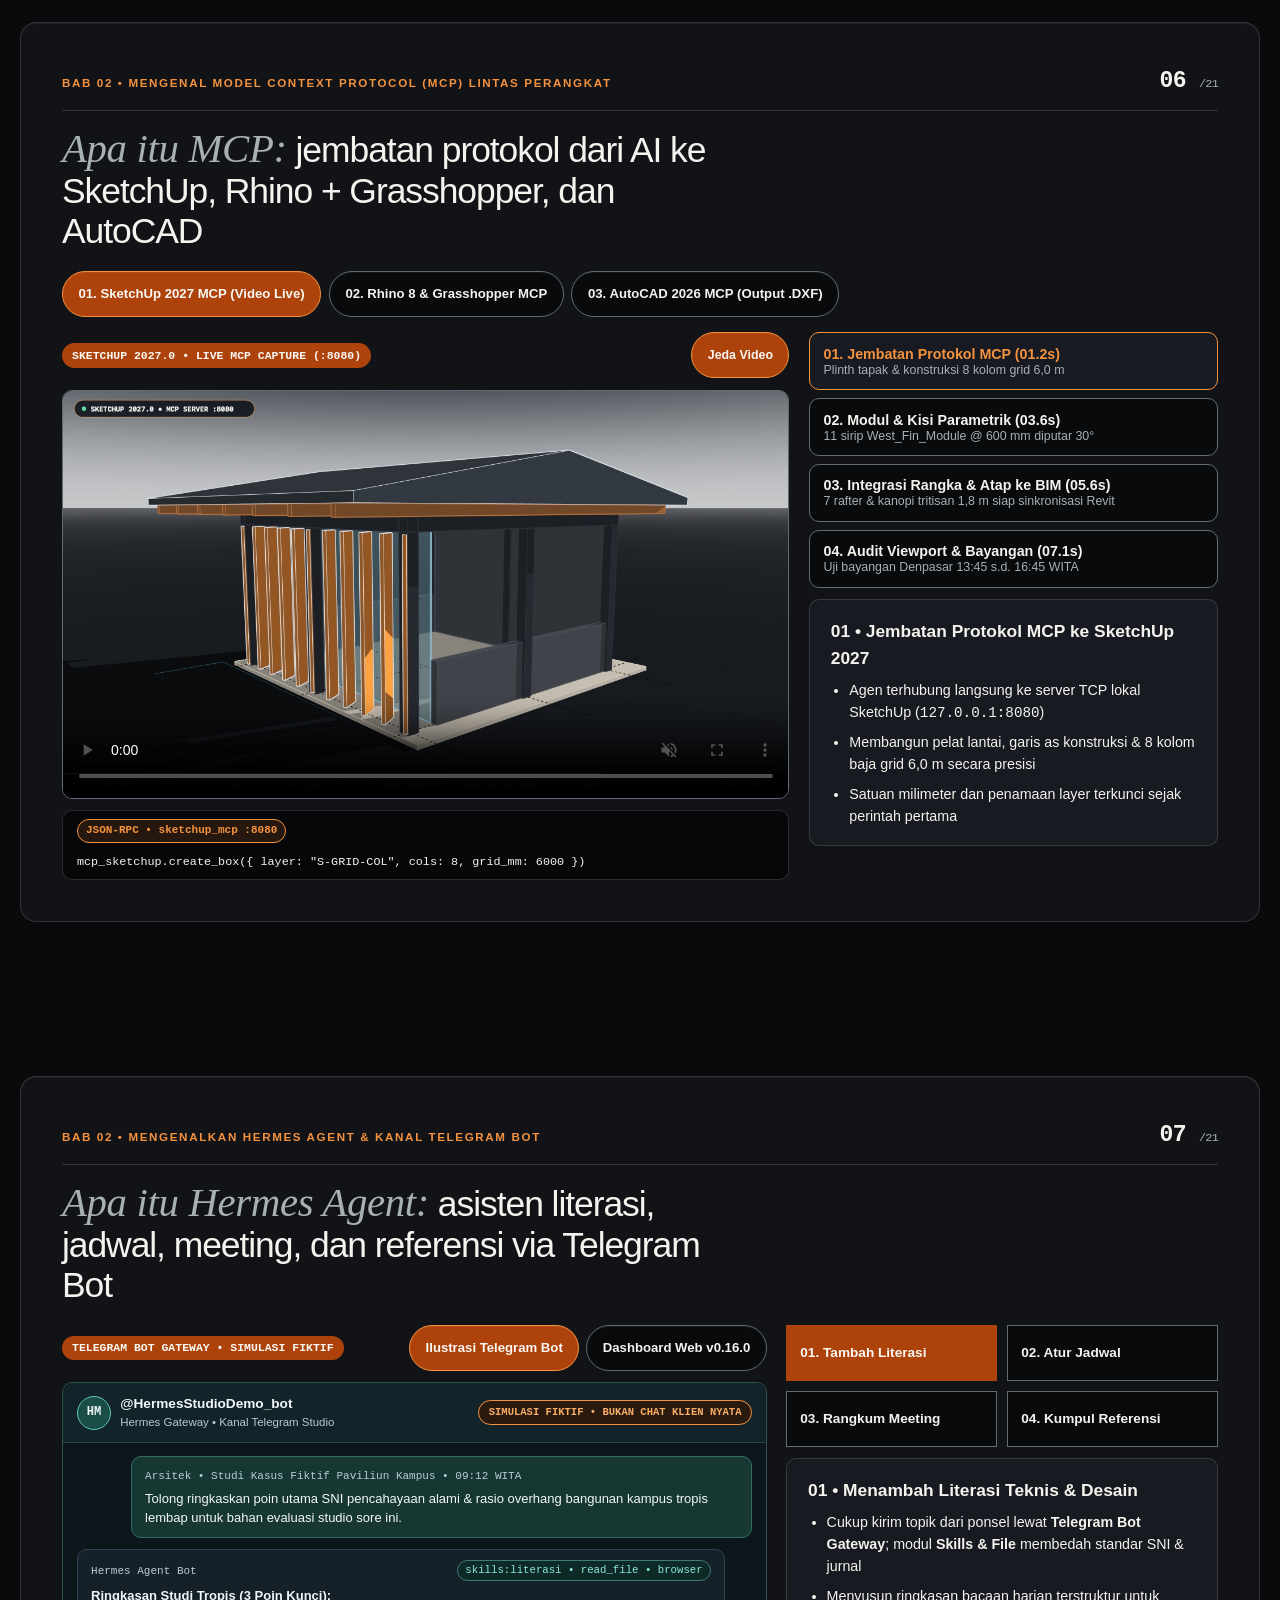
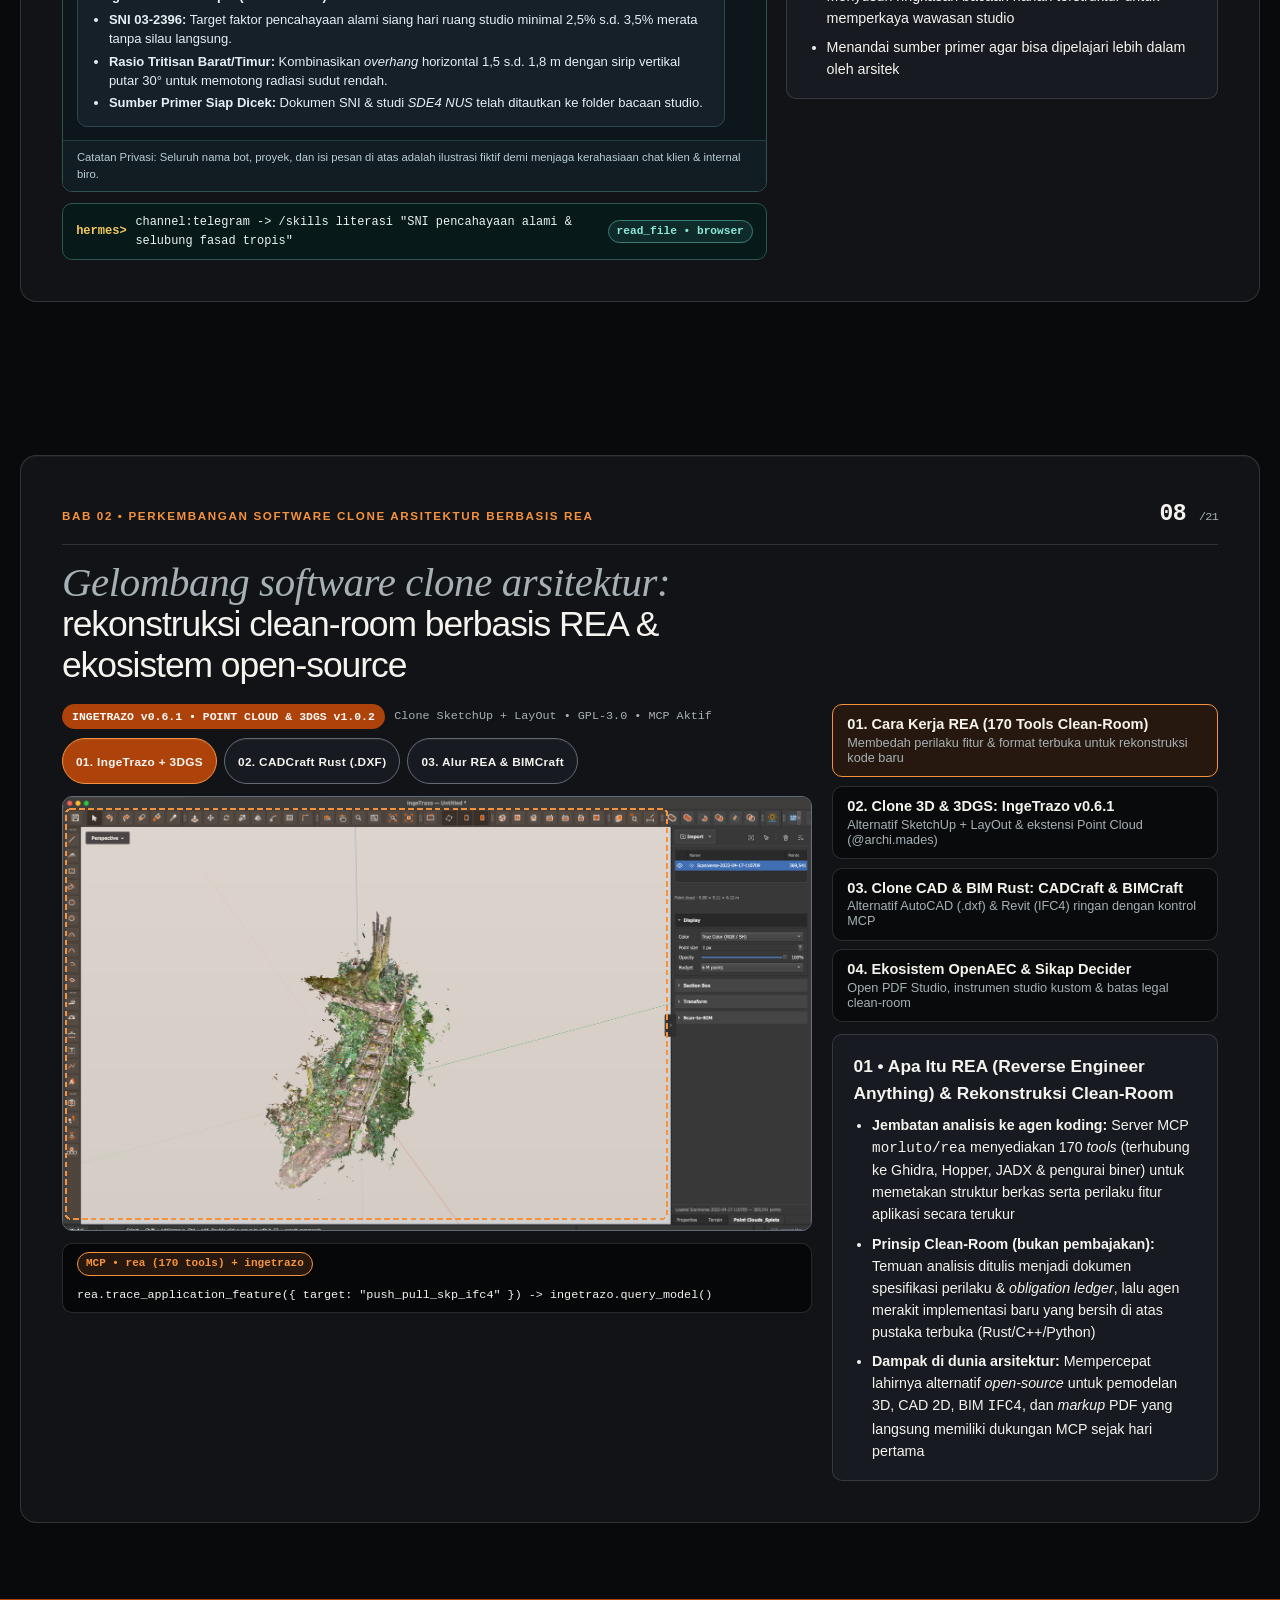
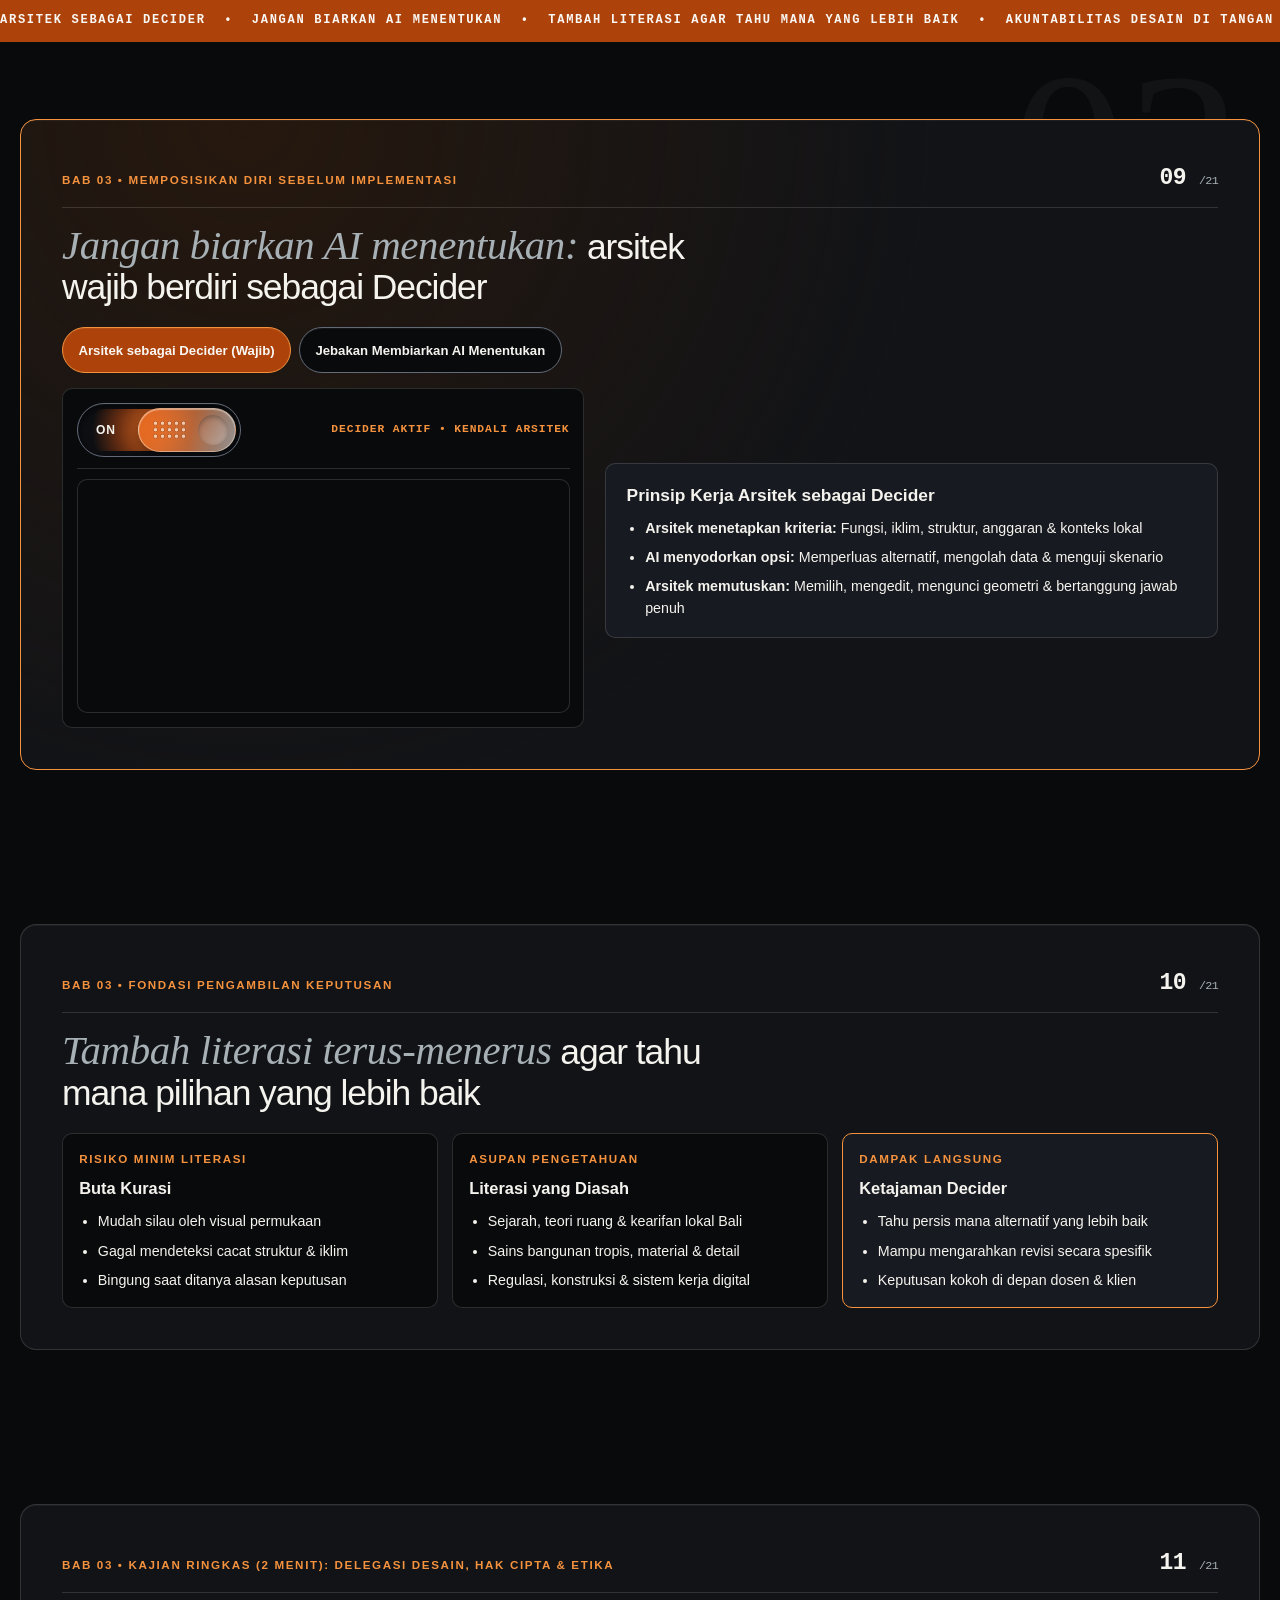
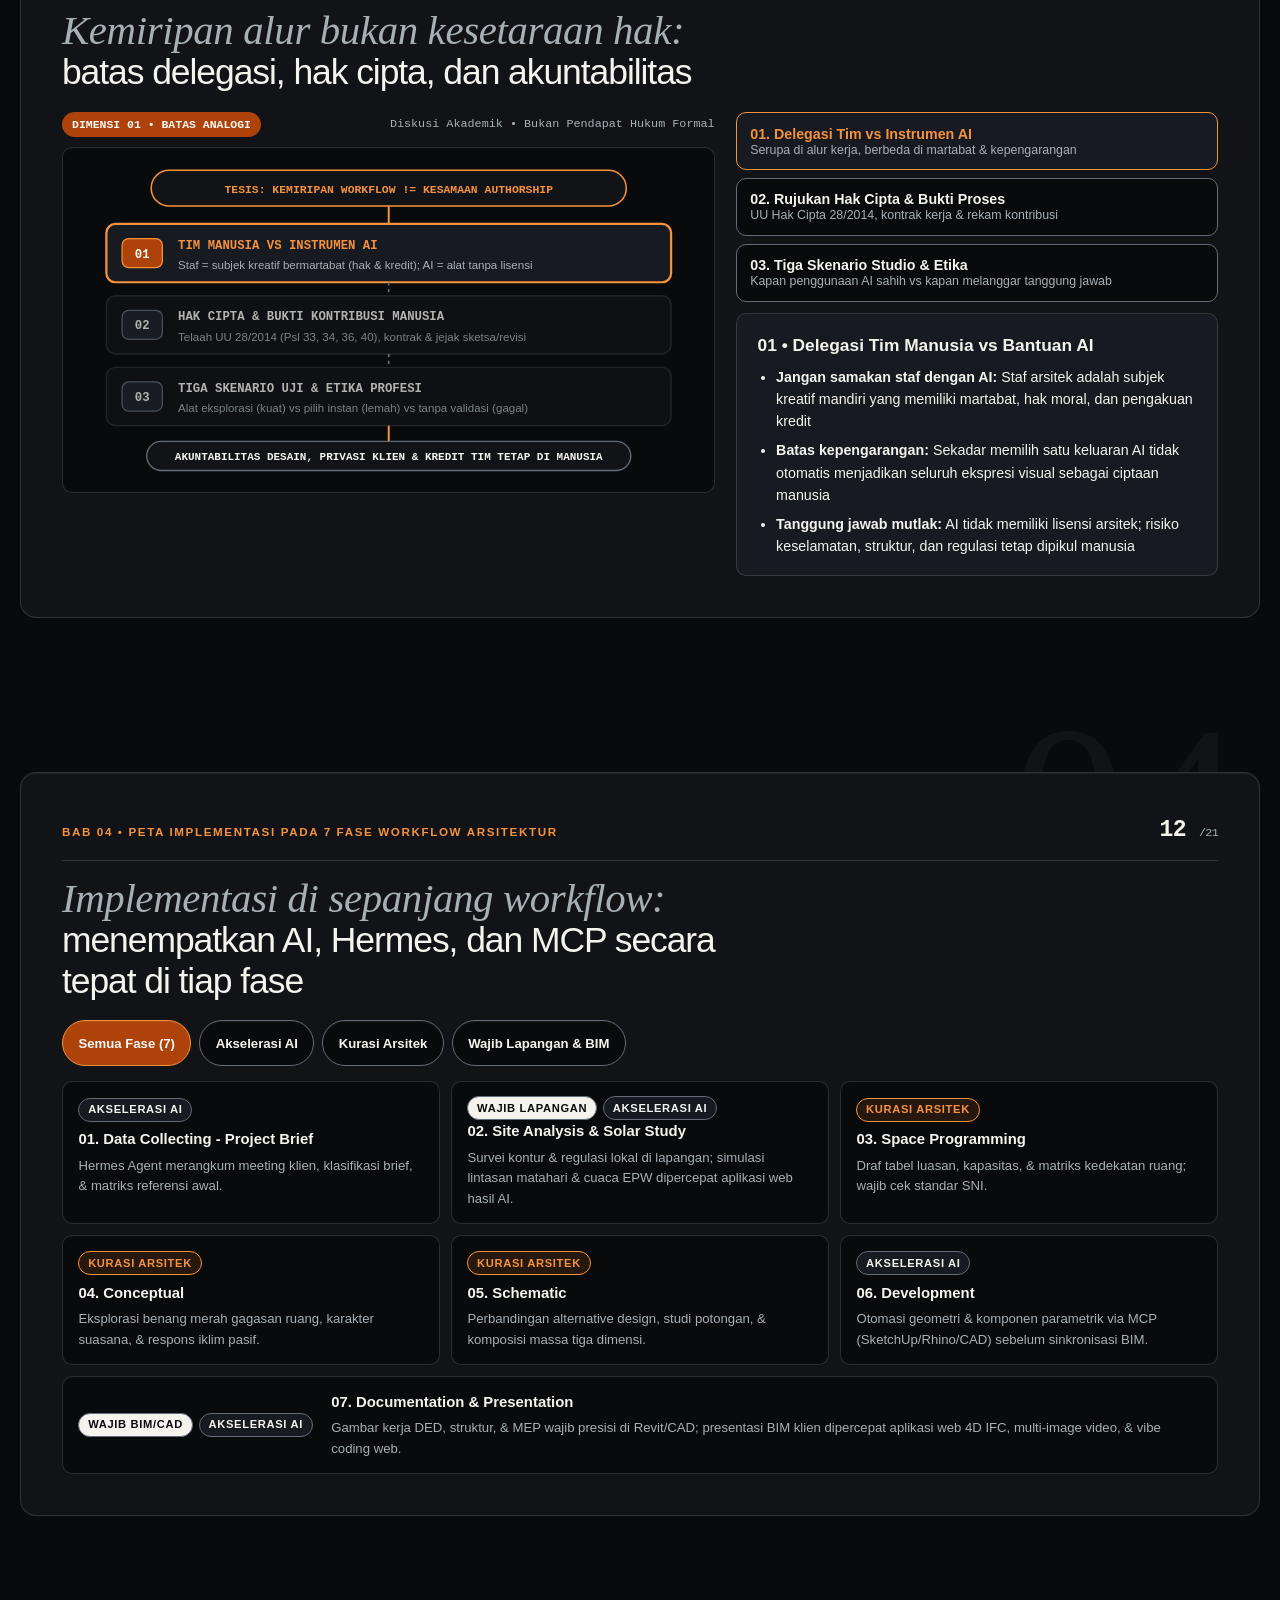
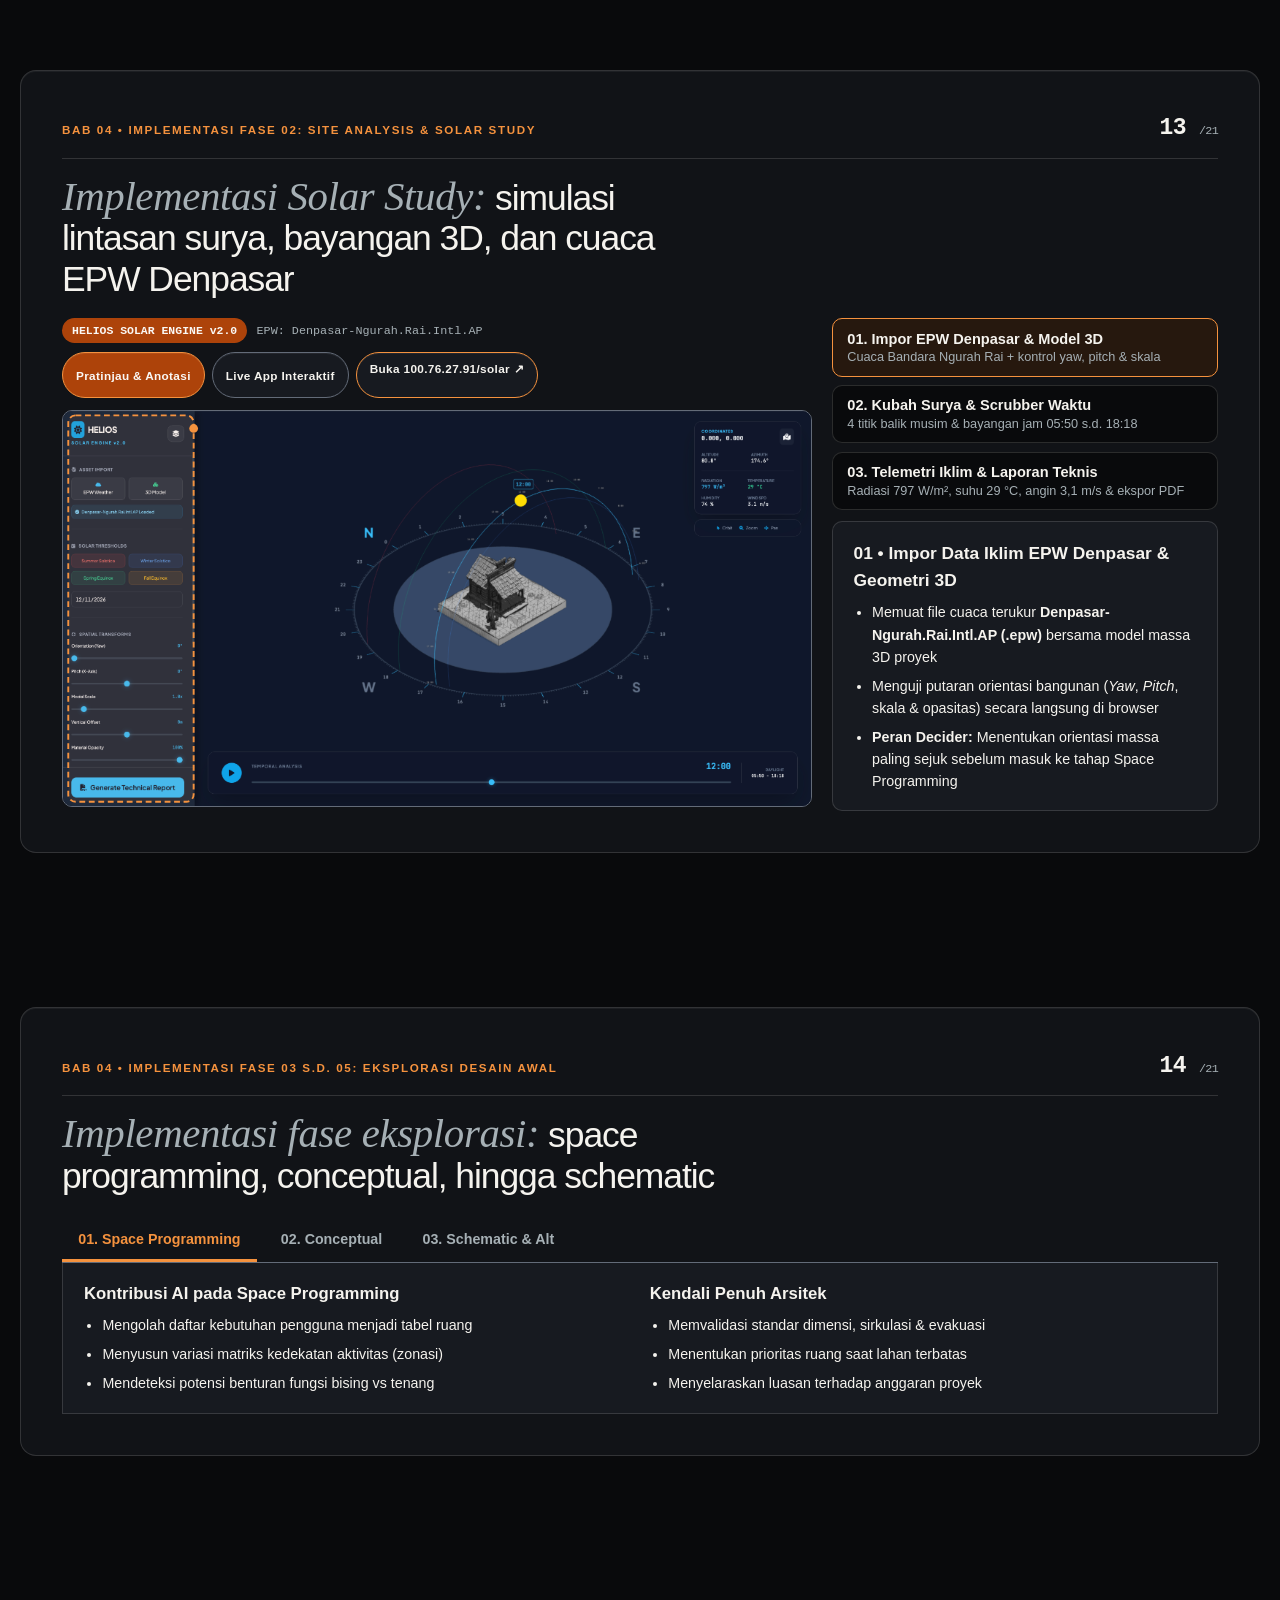
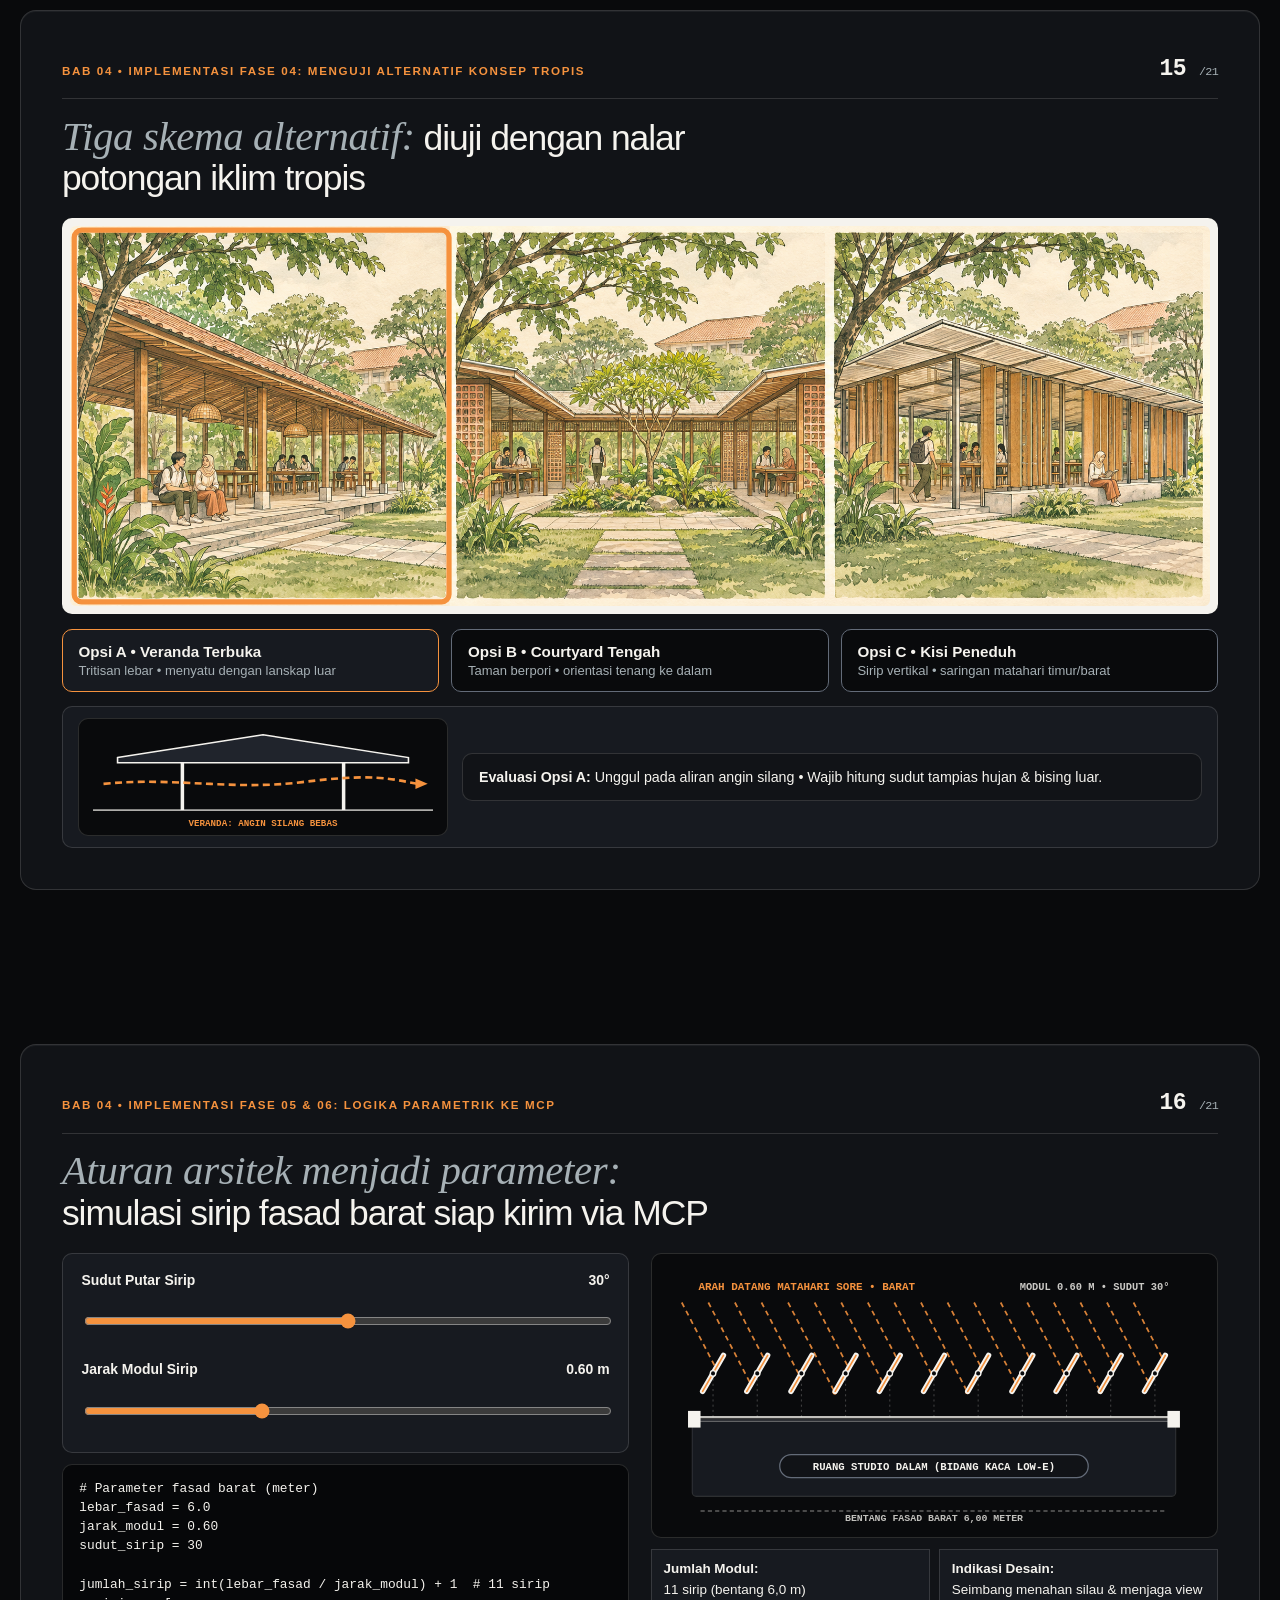
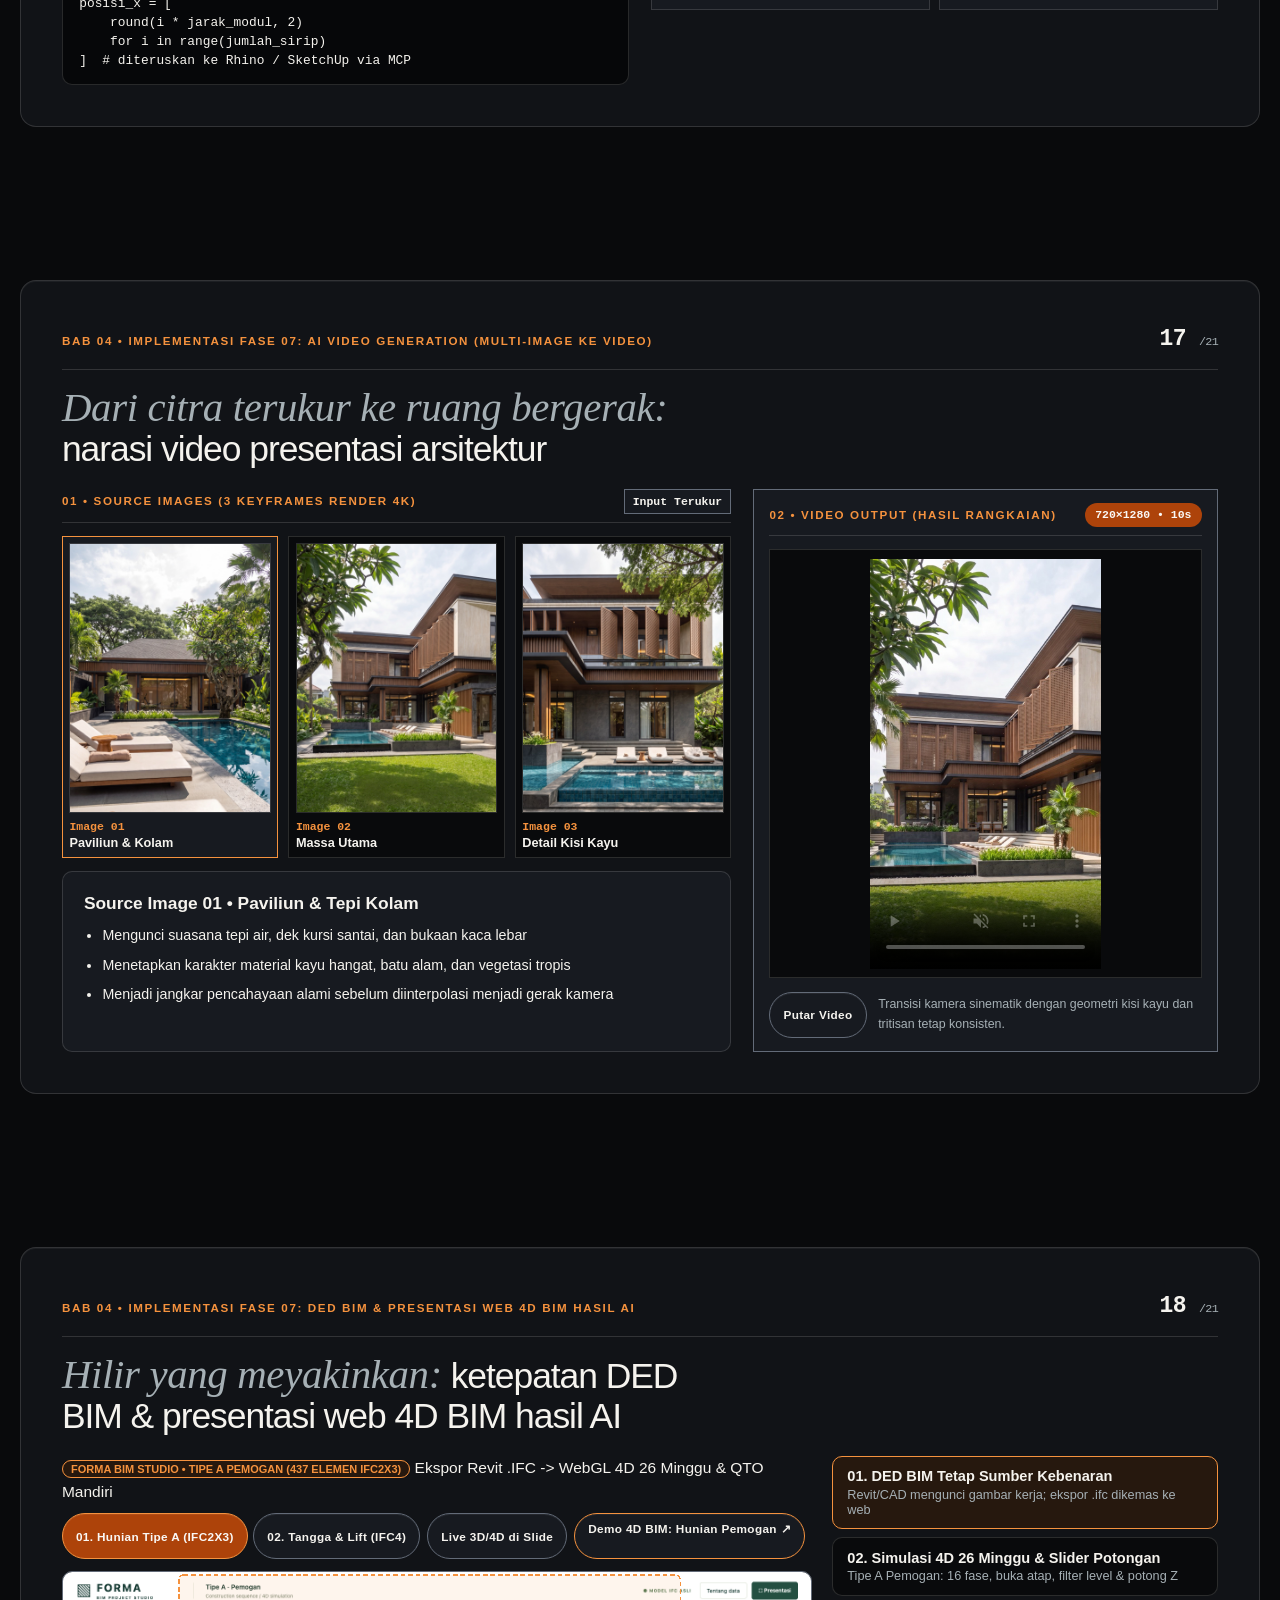
<file: deck/index.html>
<!DOCTYPE html>
<html lang="id">
<head>
  <meta charset="UTF-8">
  <meta name="viewport" content="width=device-width, initial-scale=1.0">
  <meta name="color-scheme" content="dark">
  <script>
    try {
      const savedScheme = localStorage.getItem('color-scheme');
      if (savedScheme === 'light' || savedScheme === 'dark' || savedScheme === 'light dark') {
        document.querySelector('meta[name="color-scheme"]').content = savedScheme;
      }
    } catch (_) {}
  </script>
  <title>AI in Architecture: Redefining the Design Process | Ar. I Made Sucita Ariasandika</title>
  <link rel="stylesheet" href="styles.css">
</head>
<body>
  <a class="skip-link" href="#main-flow">Langsung ke alur materi</a>

  <!-- Minimalist 3-Cluster Atelier Top Chrome (`content-first-noise-reduction` & Forge Reference) -->
  <header class="site-topbar">
    <div class="topbar-left">
      <span class="live-section-readout" id="live-section-readout">01 / 21 • SAMPUL ACARA</span>
      <div class="quick-tools" role="group" aria-label="Kontrol cepat presentasi">
        <button type="button" class="chrome-btn" id="toggle-notes" popovertarget="notes-panel">Catatan Lisan</button>
        <button type="button" class="chrome-btn" id="motion-toggle" aria-pressed="false">Jeda Gerak</button>
        <button type="button" class="chrome-btn" id="theme-toggle" aria-label="Ganti skema warna terang atau gelap">
          <span class="theme-label-when-dark">Mode Terang</span>
          <span class="theme-label-when-light">Mode Gelap</span>
        </button>
      </div>
    </div>

    <a class="atelier-crest" href="#sec-01" aria-label="Kembali ke puncak halaman: Ar. I Made Sucita Ariasandika, Universitas Udayana">
      <svg class="crest-mark" viewBox="0 0 36 20" width="32" height="18" aria-hidden="true">
        <path d="M2 18 L18 3 L34 18" fill="none" stroke="currentColor" stroke-width="2.2" />
        <path d="M10 18 L18 10.5 L26 18" fill="none" stroke="var(--accent)" stroke-width="2" />
      </svg>
      <span class="crest-wordmark">ARCHI.MADES</span>
    </a>

    <div class="topbar-right">
      <nav class="chapter-nav" aria-label="Navigasi bab utama">
        <a class="chapter-link" href="#sec-01" aria-current="true">Pembuka</a>
        <a class="chapter-link" href="#sec-04">01 Workflow</a>
        <a class="chapter-link" href="#sec-05">02 AI, MCP &amp; REA</a>
        <a class="chapter-link" href="#sec-09">03 Decider</a>
        <a class="chapter-link" href="#sec-12">04 Implementasi</a>
        <a class="chapter-link" href="#sec-19">05 Relevansi</a>
      </nav>
      <button type="button" class="navigate-trigger" id="drawer-open" aria-expanded="false" aria-controls="nav-drawer">
        <span>NAVIGATE</span>
        <span class="nav-bars" aria-hidden="true"></span>
      </button>
    </div>
  </header>

  <!-- Slide-In Atelier Navigation Drawer (`navigation-drawer` guide) -->
  <dialog class="atelier-drawer" id="nav-drawer" aria-labelledby="drawer-title">
    <div class="drawer-scroller">
      <div class="drawer-sheet">
        <div class="drawer-head">
          <div>
            <span class="meta-kicker">INDEKS ALUR WEBINAR • CIPTA LOKA UDAYANA</span>
            <h2 id="drawer-title">Peta 21 Bagian &amp; Sumber</h2>
          </div>
          <div class="drawer-head-actions">
            <button type="button" class="chrome-btn" id="open-qr">QR &amp; Unduh</button>
            <button type="button" class="chrome-btn" id="open-refs">Referensi</button>
            <button type="button" class="chrome-btn" id="drawer-close" autofocus>Tutup</button>
          </div>
        </div>
        <div class="drawer-body">
          <div class="overview-grid" id="overview-grid"></div>
        </div>
      </div>
    </div>
  </dialog>

  <main id="main-flow" tabindex="-1">

    <!-- SEC 01: GENERATIVE PIXEL-GLYPH ATELIER HERO STAGE -->
    <section id="sec-01" class="flow-band flow-band--hero parallax-stage" tabindex="-1"
      data-index="01" data-title="Sampul Acara"
      data-notes="Pembukaan (2 menit). Sapa panitia Kelompok Studi Cipta Loka, dosen, dan mahasiswa Arsitektur Universitas Udayana. Sampaikan alur diskusi malam ini: mulai dari perkenalan praktik, memahami rantai workflow arsitektur 7 fase, mengenal cara kerja AI, MCP, dan Hermes Agent, menetapkan prinsip Arsitek sebagai Decider, hingga melihat implementasi nyatanya dari hulu ke hilir.">

      <div class="band-container hero-atelier-stage">
        <!-- Monumental Pixel-Art Cross-Glyph (+ / ▫ / ·) Volumetric Sculpture + Mixed Editorial Manifesto -->
        <div class="parallax-layer parallax-layer--fore hero-heading-stack">
          <div class="glyph-stage-shell hero-glyph-shell" id="hero-glyph-shell" data-glyph-mode="3">
            <canvas id="hero-glyph-canvas" class="glyph-canvas" width="1040" height="500" aria-hidden="true"></canvas>
          </div>
          <p class="eyebrow-centered">KELOMPOK STUDI CIPTA LOKA • ARSITEKTUR UNIVERSITAS UDAYANA</p>
          <h1 class="hero-display">
            AI in Architecture:<br>
            <span class="tone-smoke">Redefining the</span> Design Process
          </h1>
          <ul class="point-pills point-pills--centered" aria-label="Empat pilar materi utama (klik untuk mengubah harmoni matriks visual)">
            <li><button type="button" class="hero-pillar-btn" data-glyph-preset="0" aria-pressed="false">Workflow 7 Fase</button></li>
            <li><button type="button" class="hero-pillar-btn" data-glyph-preset="1" aria-pressed="false">AI, MCP &amp; Hermes Agent</button></li>
            <li><button type="button" class="hero-pillar-btn" data-glyph-preset="2" aria-pressed="false">Implementasi Hulu ke Hilir</button></li>
            <li><button type="button" class="hero-pillar-btn" data-glyph-preset="3" aria-pressed="true">Arsitek sebagai Decider</button></li>
          </ul>
        </div>

        <!-- Reflective Studio Floor Metadata Strip -->
        <dl class="hero-datum-strip">
          <div>
            <dt>Narasumber</dt>
            <dd>Ar. I Made Sucita Ariasandika (@archi.mades)</dd>
          </div>
          <div>
            <dt>Waktu &amp; Media</dt>
            <dd>Jumat, 13 Nov 2026 • 18.00 sampai 21.00 WITA • Zoom</dd>
          </div>
          <div>
            <dt>Jejak Praktik</dt>
            <dd>Alumni Arsitektur Udayana • 16+ Tahun Praktik</dd>
          </div>
          <div>
            <dt>Materi &amp; Repositori</dt>
            <dd class="hero-datum-dd-actions">
              <span>Web Interaktif, PDF 12 Hlm &amp; .DXF</span>
              <button type="button" class="chrome-btn hero-qr-btn" id="hero-open-qr">Buka QR &amp; Unduh Materi</button>
            </dd>
          </div>
        </dl>
      </div>
    </section>

    <!-- Scroll-Driven Kinetic Datum Ribbon 01 -->
    <div class="kinetic-ribbon-wrap" aria-hidden="true">
      <div class="kinetic-ribbon kinetic-ribbon--left">
        <span>DATA COLLECTING - PROJECT BRIEF</span><span>•</span>
        <span>SITE ANALYSIS</span><span>•</span>
        <span>SPACE PROGRAMMING</span><span>•</span>
        <span>CONCEPTUAL</span><span>•</span>
        <span>SCHEMATIC</span><span>•</span>
        <span>DEVELOPMENT</span><span>•</span>
        <span>DOCUMENTATION &amp; PRESENTATION</span>
      </div>
    </div>

    <!-- SEC 02: PARALLAX FAN-OUT MOSAIC & CAREER TRAJECTORY -->
    <section id="sec-02" class="flow-band parallax-stage scroll-reveal-section" tabindex="-1"
      data-index="02" data-title="Jejak Praktik & Evolusi Alat"
      data-notes="Perkenalan & CV (2.5 menit). Ceritakan masa kuliah di Arsitektur Udayana (2006 sampai 2010) dengan sketsa dan CAD, lalu perjalanan praktik di Bali Lawang Design (sketsa, watercolour, 3ds Max, V-Ray), Nusantara Karya (SketchUp, Rhino, Revit, Archicad), hingga Emporio Architect (MCP, AI, Vibe Coding). Tekankan bahwa alat terus berubah, tetapi kita tetap memegang kendali penuh merancang ruang untuk manusia.">

      <div class="band-container">
        <!-- Centered Manifesto Over Volumetric Cross-Glyph Horizon Sculpture -->
        <div class="mosaic-manifesto-stage">
          <div class="mosaic-glyph-shell" id="mosaic-glyph-shell" aria-hidden="true">
            <canvas id="mosaic-glyph-canvas" class="mosaic-glyph-canvas" width="960" height="300"></canvas>
          </div>

          <div class="manifesto-overlay">
            <span class="meta-kicker">02 / 21 • PERKENALAN &amp; PERSPEKTIF PRAKTISI</span>
            <h2 class="display-serif-lg">
              Alat Terus Berevolusi<br>
              <span class="tone-smoke">Arsitek Tetap</span> Memegang Kendali
            </h2>
          </div>
        </div>

        <div class="section-plate">
          <!-- Motion Graphic: Volumetric Cross-Glyph Career Trajectory Wave with Solid Readable Capsules -->
          <div class="mg-timeline-banner career-glyph-shell" id="career-glyph-shell">
            <canvas id="career-glyph-canvas" class="career-glyph-canvas" width="960" height="128" aria-hidden="true"></canvas>
            <svg viewBox="0 0 960 128" width="960" height="128" class="career-glyph-labels" role="img">
              <title>Lintasan evolusi alat praktik: 2006 Udayana (Sketsa dan CAD), 2010 Bali Lawang (Sketsa, Watercolour, 3ds Max, V-Ray), 2014 Nusantara Karya (SketchUp, Rhino, Revit, Archicad), hingga 2023-2026 Emporio (MCP, AI, Vibe Coding)</title>
              <g transform="translate(96,64)">
                <rect x="-68" y="-52" width="136" height="22" rx="11" class="mg-svg-pill" />
                <text y="-37" text-anchor="middle" fill="currentColor" font-family="var(--font-mono)" font-size="11" font-weight="700">2006 Udayana</text>
                <rect x="-58" y="30" width="116" height="20" rx="10" class="mg-svg-pill mg-svg-pill--sub" />
                <text y="44" text-anchor="middle" fill="currentColor" font-size="10" font-weight="600">Sketsa &amp; CAD</text>
              </g>
              <g transform="translate(332,64)">
                <rect x="-76" y="-52" width="152" height="22" rx="11" class="mg-svg-pill" />
                <text y="-37" text-anchor="middle" fill="currentColor" font-family="var(--font-mono)" font-size="11" font-weight="700">2010 Bali Lawang</text>
                <rect x="-114" y="30" width="228" height="20" rx="10" class="mg-svg-pill mg-svg-pill--sub" />
                <text y="44" text-anchor="middle" fill="currentColor" font-size="10" font-weight="600">Sketsa, Watercolour, 3ds Max, V-Ray</text>
              </g>
              <g transform="translate(604,64)">
                <rect x="-86" y="-52" width="172" height="22" rx="11" class="mg-svg-pill" />
                <text y="-37" text-anchor="middle" fill="currentColor" font-family="var(--font-mono)" font-size="11" font-weight="700">2014 Nusantara Karya</text>
                <rect x="-105" y="30" width="210" height="20" rx="10" class="mg-svg-pill mg-svg-pill--sub" />
                <text y="44" text-anchor="middle" fill="currentColor" font-size="10" font-weight="600">SketchUp, Rhino, Revit, Archicad</text>
              </g>
              <g transform="translate(848,64)">
                <rect x="-82" y="-52" width="164" height="22" rx="11" class="mg-svg-pill mg-svg-pill--accent" />
                <text y="-37" text-anchor="middle" fill="var(--accent)" font-family="var(--font-mono)" font-size="11" font-weight="700">2023-2026 Emporio</text>
                <rect x="-76" y="30" width="152" height="20" rx="10" class="mg-svg-pill mg-svg-pill--sub" />
                <text y="44" text-anchor="middle" fill="currentColor" font-size="10" font-weight="600">MCP, AI, Vibe Coding</text>
              </g>
            </svg>
          </div>

          <div class="bio-layout">
            <aside class="portrait-card parallax-layer parallax-layer--mid">
              <img src="assets/speaker-portrait.png" width="900" height="1020" loading="lazy" alt="Potret Ar. I Made Sucita Ariasandika">
              <div>
                <p class="portrait-name">Ar. I Made Sucita Ariasandika</p>
                <p class="portrait-handle">@archi.mades</p>
                <ul class="skill-tags" role="list" aria-label="Perangkat kerja utama">
                  <li>Revit</li>
                  <li>Archicad</li>
                  <li>SketchUp</li>
                  <li>Rhino</li>
                </ul>
              </div>
            </aside>

            <ul class="career-milestones" role="list">
              <li>
                <strong>2006 sampai 2010</strong>
                <span>Arsitektur Udayana</span>
                <small class="milestone-tools">Sketsa &amp; CAD</small>
              </li>
              <li>
                <strong>2010 sampai 2012</strong>
                <span>Bali Lawang Design</span>
                <small class="milestone-tools">Sketsa, Watercolour, 3ds Max, V-Ray</small>
              </li>
              <li>
                <strong>2014 sampai 2023</strong>
                <span>Nusantara Karya</span>
                <small class="milestone-tools">SketchUp, Rhino, Revit, Archicad</small>
              </li>
              <li>
                <strong>2023 sampai Kini</strong>
                <span>Emporio Architect</span>
                <small class="milestone-tools">MCP, AI, Vibe Coding</small>
              </li>
            </ul>
          </div>
        </div>
      </div>
    </section>

    <!-- SEC 03: SYMMETRICAL 5-PILLAR PERSPECTIVE LINEUP -->
    <section id="sec-03" class="flow-band flow-band--fleet scroll-reveal-section" tabindex="-1"
      data-index="03" data-title="Lima Fokus Pembahasan"
      data-notes="2 menit. Tunjukkan alur 5 bab malam ini yang mengalir runtut: (1) Workflow Arsitektur 7 Fase, (2) Mengenal apa itu AI, MCP, Hermes Agent, hingga perkembangan software clone berbasis REA, (3) Prinsip Arsitek sebagai Decider di poros tengah, (4) Implementasi nyata di sepanjang workflow arsitektur, dan (5) Kompas agar tetap relevan di dunia AI.">
      <div class="band-container">
        <div class="fleet-header">
          <span class="meta-kicker">03 / 21 • KERANGKA DISKUSI MALAM INI</span>
          <h2 class="display-serif-lg">
            Lima Poros <span class="tone-smoke">Pembahasan</span>
          </h2>
          <p class="fleet-sub">Memahami alur kerja arsitektur lebih dulu, membedah cara kerja AI, MCP, Hermes Agent, serta software clone berbasis REA, lalu menerapkannya dengan kendali, etika, dan akuntabilitas seorang Decider.</p>
        </div>

        <div class="agenda-index agenda-index--perspective">
          <a class="agenda-card agenda-card--outer" href="#sec-04">
            <div>
              <span class="agenda-num">01</span>
              <h3>Workflow Arsitektur</h3>
              <p>Tujuh fase rantai kerja dari project brief hingga dokumentasi dan presentasi.</p>
            </div>
            <span class="agenda-jump-hint">Buka Bab 01</span>
          </a>

          <a class="agenda-card agenda-card--inner" href="#sec-05">
            <div>
              <span class="agenda-num">02</span>
              <h3>AI, MCP, Hermes &amp; REA</h3>
              <p>Membedah lapisan AI, protokol MCP ke 3D/CAD, Hermes Agent, dan software clone berbasis REA.</p>
            </div>
            <span class="agenda-jump-hint">Buka Bab 02</span>
          </a>

          <a class="agenda-card agenda-card--centerpiece" href="#sec-09">
            <div>
              <span class="agenda-num">03</span>
              <h3>Arsitek sebagai Decider</h3>
              <p>Jangan biarkan AI menentukan; literasi, batas hak cipta, dan etika profesi.</p>
            </div>
            <span class="agenda-jump-hint">Poros Utama • Bab 03</span>
          </a>

          <a class="agenda-card agenda-card--inner" href="#sec-12">
            <div>
              <span class="agenda-num">04</span>
              <h3>Implementasi di Workflow</h3>
              <p>Penerapan nyata dari Solar Study, konsep tropis, parametrik hingga DED &amp; web.</p>
            </div>
            <span class="agenda-jump-hint">Buka Bab 04</span>
          </a>

          <a class="agenda-card agenda-card--outer" href="#sec-19">
            <div>
              <span class="agenda-num">05</span>
              <h3>Tetap Relevan di Dunia AI</h3>
              <p>Nilai tambah manusiawi, kepekaan ruang, dan lima kompas mahasiswa.</p>
            </div>
            <span class="agenda-jump-hint">Buka Bab 05</span>
          </a>
        </div>

        <div class="fleet-cta-row">
          <a class="atelier-bracket-btn" href="#sec-04">MULAI TELUSURI BAB 01</a>
        </div>
      </div>
    </section>

    <!-- BAND 02: BAB 01 WORKFLOW ARSITEKTUR END-TO-END (SEC 04, 7-Phase Iterative Loop) -->
    <div class="scrolly-region">
      <div class="band-container scrolly-split">
        <!-- Sticky Left Atelier Panel (`scrollytelling` guide) -->
        <aside class="scrolly-sticky-stage" aria-label="Visualisasi gerak rantai tujuh fase arsitektur">
          <div class="mg-stage-card" id="bab1-mg-stage" data-active-scene="0" data-active-stage="0">
            <div class="mg-stage-header">
              <span class="meta-kicker" id="bab1-mg-kicker">MOTION DIAGRAM • RANTAI ITERATIF</span>
              <span class="mg-state-pill" id="bab1-mg-badge">Fase 01 / 07</span>
            </div>

            <div class="bab1-pixel-shell" id="bab1-pixel-shell">
              <canvas id="bab1-pixel-canvas" class="bab1-pixel-canvas" width="460" height="360" aria-hidden="true"></canvas>
              <svg id="bab1-mg-svg" viewBox="0 0 460 360" width="460" height="360" class="mg-architectural-svg mg-architectural-svg--pixel" role="img"
                aria-label="Diagram matriks glif silang volumetrik rantai tujuh fase arsitektur: Fase 01 Data Collecting - Project Brief sedang aktif.">
                <!-- Scene 0: Volumetric Cross-Glyph Ring with High-Contrast Solid Pill Badges -->
                <g class="mg-scene mg-scene--0">
                  <circle id="mg-loop-progress" cx="230" cy="180" r="118" pathLength="700" fill="none" opacity="0" />
                  <path id="mg-feedback-path" d="M 287.5 121.6 A 82 82 0 0 0 239.8 98.6" fill="none" opacity="0" />
                  <polygon id="mg-feedback-head" points="239.8,98.6 248.1,95.4 247.1,103.7" opacity="0" />

                  <g class="mg-loop-node" data-mg-node="0" data-state="active" transform="translate(230,62)">
                    <circle class="mg-node-disc" r="15" />
                    <text class="mg-node-num" dy="4" text-anchor="middle" font-family="var(--font-mono)" font-size="11.5" font-weight="700">01</text>
                    <rect class="mg-label-pill" x="-54" y="-42" width="108" height="20" rx="10" />
                    <text class="mg-node-label" y="-29" text-anchor="middle" font-family="var(--font-mono)" font-size="10" font-weight="700">DATA &amp; BRIEF</text>
                  </g>
                  <g class="mg-loop-node" data-mg-node="1" data-state="upcoming" transform="translate(322,106)">
                    <circle class="mg-node-disc" r="15" />
                    <text class="mg-node-num" dy="4" text-anchor="middle" font-family="var(--font-mono)" font-size="11.5" font-weight="700">02</text>
                    <rect class="mg-label-pill" x="20" y="-10" width="106" height="20" rx="10" />
                    <text class="mg-node-label" x="73" dy="3.5" text-anchor="middle" font-family="var(--font-mono)" font-size="10" font-weight="700">SITE ANALYSIS</text>
                  </g>
                  <g class="mg-loop-node" data-mg-node="2" data-state="upcoming" transform="translate(345,206)">
                    <circle class="mg-node-disc" r="15" />
                    <text class="mg-node-num" dy="4" text-anchor="middle" font-family="var(--font-mono)" font-size="11.5" font-weight="700">03</text>
                    <rect class="mg-label-pill" x="18" y="-10" width="94" height="20" rx="10" />
                    <text class="mg-node-label" x="65" dy="3.5" text-anchor="middle" font-family="var(--font-mono)" font-size="10" font-weight="700">PROGRAMMING</text>
                  </g>
                  <g class="mg-loop-node" data-mg-node="3" data-state="upcoming" transform="translate(281,286)">
                    <circle class="mg-node-disc" r="15" />
                    <text class="mg-node-num" dy="4" text-anchor="middle" font-family="var(--font-mono)" font-size="11.5" font-weight="700">04</text>
                    <rect class="mg-label-pill" x="-46" y="21" width="92" height="20" rx="10" />
                    <text class="mg-node-label" y="34.5" text-anchor="middle" font-family="var(--font-mono)" font-size="10" font-weight="700">CONCEPTUAL</text>
                  </g>
                  <g class="mg-loop-node" data-mg-node="4" data-state="upcoming" transform="translate(179,286)">
                    <circle class="mg-node-disc" r="15" />
                    <text class="mg-node-num" dy="4" text-anchor="middle" font-family="var(--font-mono)" font-size="11.5" font-weight="700">05</text>
                    <rect class="mg-label-pill" x="-44" y="21" width="88" height="20" rx="10" />
                    <text class="mg-node-label" y="34.5" text-anchor="middle" font-family="var(--font-mono)" font-size="10" font-weight="700">SCHEMATIC</text>
                  </g>
                  <g class="mg-loop-node" data-mg-node="5" data-state="upcoming" transform="translate(115,206)">
                    <circle class="mg-node-disc" r="15" />
                    <text class="mg-node-num" dy="4" text-anchor="middle" font-family="var(--font-mono)" font-size="11.5" font-weight="700">06</text>
                    <rect class="mg-label-pill" x="-112" y="-10" width="94" height="20" rx="10" />
                    <text class="mg-node-label" x="-65" dy="3.5" text-anchor="middle" font-family="var(--font-mono)" font-size="10" font-weight="700">DEVELOPMENT</text>
                  </g>
                  <g class="mg-loop-node" data-mg-node="6" data-state="upcoming" transform="translate(138,106)">
                    <circle class="mg-node-disc" r="15" />
                    <text class="mg-node-num" dy="4" text-anchor="middle" font-family="var(--font-mono)" font-size="11.5" font-weight="700">07</text>
                    <rect class="mg-label-pill" x="-112" y="-10" width="92" height="20" rx="10" />
                    <text class="mg-node-label" x="-66" dy="3.5" text-anchor="middle" font-family="var(--font-mono)" font-size="10" font-weight="700">DOC &amp; PRES</text>
                  </g>

                  <circle cx="230" cy="180" r="54" fill="var(--bg)" stroke="var(--border)" stroke-width="1.2" />
                  <text id="mg-hub-kicker" x="230" y="164" text-anchor="middle" font-family="var(--font-mono)" font-size="9" font-weight="700" letter-spacing="0.8" fill="var(--accent)">FASE 01 / 07</text>
                  <text id="mg-hub-title" x="230" y="183" text-anchor="middle" font-family="var(--font-mono)" font-size="11.5" font-weight="700" fill="currentColor">DATA &amp; BRIEF</text>
                  <text id="mg-hub-sub" x="230" y="200" text-anchor="middle" font-family="var(--font-mono)" font-size="9" font-weight="600" fill="currentColor" opacity="0.88">Uji Balik &lt;- Tapak</text>
                </g>
              </svg>
            </div>

            <div class="sticky-editorial-foot">
              <span class="sticky-chapter-serif" id="bab1-serif-label">01 • Data &amp; Brief</span>
              <p class="mg-stage-caption" id="bab1-mg-caption">
                Mengumpulkan kebutuhan pengguna, anggaran, dan aturan lahan sebagai jangkar awal.
              </p>
            </div>
          </div>
        </aside>

        <!-- Right Panel for Bab 01 -->
        <div class="scrolly-stream">

          <!-- SEC 04 -->
          <section id="sec-04" class="scrolly-card section-plate scroll-reveal-section" tabindex="-1"
            data-bab1-scene="0" data-index="04" data-title="Alur Kerja End-to-End"
            data-notes="3 menit. Sebelum berbicara tentang AI, kita dudukkan lebih dulu rantai kerja utuh arsitektur dalam tujuh fase yang saling menguji: 1) Data Collecting - Project Brief, 2) Site Analysis, 3) Space Programming, 4) Conceptual, 5) Schematic, 6) Development, hingga 7) Documentation & Presentation. Klik simpul fase bila ingin menyorot detail tiap tahap.">
            <div class="section-meta">
              <span class="meta-kicker">Bab 01 • Workflow &amp; Rantai Kerja Arsitektur</span>
              <span class="meta-index">04 <small>/21</small></span>
            </div>
            <h2 class="section-h2"><span class="tone-smoke">Rantai kerja arsitektur:</span> tujuh fase yang saling menguji</h2>

            <div class="stage-grid stage-grid--7" role="group" aria-label="Tujuh fase utama proses kerja arsitektur">
              <button type="button" class="stage-node" data-stage="0" aria-pressed="true">
                <span class="stage-num">FASE 01</span>
                <span class="stage-name">Data Collecting - Project Brief</span>
              </button>
              <button type="button" class="stage-node" data-stage="1" aria-pressed="false">
                <span class="stage-num">FASE 02</span>
                <span class="stage-name">Site Analysis</span>
              </button>
              <button type="button" class="stage-node" data-stage="2" aria-pressed="false">
                <span class="stage-num">FASE 03</span>
                <span class="stage-name">Space Programming</span>
              </button>
              <button type="button" class="stage-node" data-stage="3" aria-pressed="false">
                <span class="stage-num">FASE 04</span>
                <span class="stage-name">Conceptual</span>
              </button>
              <button type="button" class="stage-node" data-stage="4" aria-pressed="false">
                <span class="stage-num">FASE 05</span>
                <span class="stage-name">Schematic</span>
              </button>
              <button type="button" class="stage-node" data-stage="5" aria-pressed="false">
                <span class="stage-num">FASE 06</span>
                <span class="stage-name">Development</span>
              </button>
              <button type="button" class="stage-node stage-node--wide" data-stage="6" aria-pressed="false">
                <span class="stage-num">FASE 07</span>
                <span class="stage-name">Documentation &amp; Presentation</span>
              </button>
            </div>

            <div class="detail-box" id="stage-readout" aria-live="polite">
              <h3>Fase 01 • Data Collecting - Project Brief</h3>
              <ul class="clean-list">
                <li><strong>Input:</strong> Kebutuhan pengguna, visi ruang, anggaran &amp; aturan tata ruang (GSB/KDB/KLB)</li>
                <li><strong>Data Primer:</strong> Ukur batas lahan, topografi, jaringan utilitas &amp; dokumentasi eksisting</li>
                <li><strong>Putaran Balik:</strong> Batasan regulasi dan lahan menyempurnakan target Project Brief</li>
              </ul>
            </div>
          </section>

        </div>
      </div>
    </div>

    <!-- BAND 03: BAB 02 MENGENAL APA ITU AI, MCP & HERMES AGENT (SEC 05 - 07) -->
    <section id="sec-05" class="flow-band parallax-stage scroll-reveal-section" tabindex="-1"
      data-index="05" data-title="Apa Itu AI dalam Arsitektur"
      data-notes="3 menit. Masuk ke Bab 02: sebelum menerapkan AI ke workflow tadi, kita luruskan dulu apa itu AI bagi seorang arsitek. AI hari ini bukan sekadar pembuat gambar instan, melainkan terbagi dalam 3 lapisan kemampuan: (1) LLM & Analitik untuk teks, tabel, dan kode, (2) AI Generatif Multimodal untuk citra, simulasi web, dan video, serta (3) Sistem AI Agent yang memegang tools dan protokol MCP untuk mengeksekusi tugas nyata.">

      <div class="parallax-watermark parallax-layer parallax-layer--deep" aria-hidden="true">02</div>

      <div class="band-container">
        <div class="section-plate">
          <div class="section-meta">
            <span class="meta-kicker">Bab 02 • Mengenal Cara Kerja AI dalam Arsitektur</span>
            <span class="meta-index">05 <small>/21</small></span>
          </div>
          <h2 class="section-h2"><span class="tone-smoke">Apa itu AI bagi arsitek:</span> membedakan model bahasa, generatif visual, dan sistem agen</h2>

          <div class="ai-paradigm-layout">
            <div class="ai-paradigm-stage" id="ai-paradigm-stage" data-active-layer="0">
              <div class="mcp-stage-bar">
                <span class="mg-state-pill" id="ai-stage-pill">LAPISAN 01 • LLM &amp; ANALITIK</span>
                <span class="solar-epw-tag" id="ai-stage-io">Input: Teks &amp; Angka -&gt; Output: Tabel &amp; Kode</span>
              </div>

              <div class="svg-viewport ai-paradigm-viewport">
                <svg id="ai-paradigm-svg" viewBox="0 0 560 286" width="560" height="286" role="img"
                  aria-label="Diagram arsitektur tiga lapisan kecerdasan buatan dari instruksi arsitek menuju verifikasi model terukur">
                  <!-- Top Anchor: Architect Criteria -->
                  <rect x="96" y="10" width="368" height="32" rx="16" class="mg-svg-pill mg-svg-pill--accent" />
                  <text x="280" y="30" text-anchor="middle" font-family="var(--font-mono)" font-size="10.5" font-weight="700" fill="var(--accent)">INSTRUKSI &amp; KRITERIA ARSITEK (DECIDER)</text>
                  <line x1="280" y1="42" x2="280" y2="58" stroke="var(--accent)" stroke-width="1.8" />

                  <!-- Tier 0: LLM & Analytical -->
                  <g class="ai-svg-tier" data-tier="0">
                    <rect class="ai-tier-box" x="28" y="58" width="504" height="52" rx="8" />
                    <rect class="ai-tier-badge" x="42" y="71" width="36" height="26" rx="6" />
                    <text class="ai-tier-num" x="60" y="88" text-anchor="middle" font-family="var(--font-mono)" font-size="11" font-weight="700">01</text>
                    <text class="ai-tier-title" x="92" y="80" font-family="var(--font-mono)" font-size="11.2" font-weight="700">LLM &amp; ANALITIK (TEKS, TABEL &amp; KODE)</text>
                    <text class="ai-tier-sub" x="92" y="98" font-size="10.5">Membedah regulasi, menyusun tabel program ruang &amp; menulis skrip parameter</text>
                  </g>

                  <line x1="280" y1="110" x2="280" y2="122" stroke="var(--border)" stroke-width="1.5" stroke-dasharray="3 3" />

                  <!-- Tier 1: Generative Multimodal -->
                  <g class="ai-svg-tier" data-tier="1">
                    <rect class="ai-tier-box" x="28" y="122" width="504" height="52" rx="8" />
                    <rect class="ai-tier-badge" x="42" y="135" width="36" height="26" rx="6" />
                    <text class="ai-tier-num" x="60" y="152" text-anchor="middle" font-family="var(--font-mono)" font-size="11" font-weight="700">02</text>
                    <text class="ai-tier-title" x="92" y="144" font-family="var(--font-mono)" font-size="11.2" font-weight="700">AI GENERATIF (CITRA, SIMULASI &amp; VIDEO)</text>
                    <text class="ai-tier-sub" x="92" y="162" font-size="10.5">Eksplorasi suasana ruang, utilitas web iklim surya &amp; interpolasi multi-image ke video</text>
                  </g>

                  <line x1="280" y1="174" x2="280" y2="186" stroke="var(--border)" stroke-width="1.5" stroke-dasharray="3 3" />

                  <!-- Tier 2: Connected AI Agent + Tools/MCP -->
                  <g class="ai-svg-tier" data-tier="2">
                    <rect class="ai-tier-box" x="28" y="186" width="504" height="52" rx="8" />
                    <rect class="ai-tier-badge" x="42" y="199" width="36" height="26" rx="6" />
                    <text class="ai-tier-num" x="60" y="216" text-anchor="middle" font-family="var(--font-mono)" font-size="11" font-weight="700">03</text>
                    <text class="ai-tier-title" x="92" y="208" font-family="var(--font-mono)" font-size="11.2" font-weight="700">SISTEM AI AGENT + TOOLS &amp; PROTOKOL MCP</text>
                    <text class="ai-tier-sub" x="92" y="226" font-size="10.5">Hermes Agent &amp; jembatan MCP ke berkas lokal, SketchUp, Rhino &amp; CAD</text>
                  </g>

                  <line x1="280" y1="238" x2="280" y2="252" stroke="var(--accent)" stroke-width="1.8" />
                  <!-- Bottom Anchor: Verified Output -->
                  <rect x="78" y="252" width="404" height="26" rx="13" class="mg-svg-pill" />
                  <text x="280" y="268.5" text-anchor="middle" font-family="var(--font-mono)" font-size="10" font-weight="700" fill="currentColor">AUDIT MODEL TERUKUR • REVIT BIM, CAD &amp; LAPANGAN</text>
                </svg>
              </div>
            </div>

            <div class="mcp-inspector-col">
              <div class="mcp-nodes mcp-nodes--stacked" role="group" aria-label="Pilih tiga lapisan teknologi AI dalam arsitektur">
                <button type="button" class="mcp-node-btn ai-layer-btn" data-ailayer="0" aria-pressed="true">
                  <strong>01. LLM &amp; Analitik (Teks &amp; Kode)</strong>
                  <span>Mengolah brief, tabel program ruang &amp; skrip parameter</span>
                </button>
                <button type="button" class="mcp-node-btn ai-layer-btn" data-ailayer="1" aria-pressed="false">
                  <strong>02. AI Generatif (Citra, Iklim &amp; Video)</strong>
                  <span>Studi gubahan suasana, web simulasi surya &amp; video ruang</span>
                </button>
                <button type="button" class="mcp-node-btn ai-layer-btn" data-ailayer="2" aria-pressed="false">
                  <strong>03. Sistem AI Agent (Hermes &amp; MCP)</strong>
                  <span>Asisten aktif yang memegang tools berkas, jadwal &amp; API 3D</span>
                </button>
              </div>

              <div class="detail-box" id="ai-layer-readout" aria-live="polite">
                <h3>01 • Large Language Model (LLM) &amp; Analitik Kode</h3>
                <ul class="clean-list">
                  <li><strong>Cara Kerja:</strong> Memprediksi struktur teks, logika tabel, dan sintaks kode pemrograman dari konteks yang diberikan arsitek</li>
                  <li><strong>Peran di Studio/Biro:</strong> Merangkum transkrip brief klien, menyusun draf Space Programming, hingga merakit kode Python/HTML</li>
                  <li><strong>Batas Kritis:</strong> Rawan halusinasi angka dan regulasi bila tidak diikat pada dokumen SNI atau Perda asli</li>
                </ul>
              </div>
            </div>
          </div>
        </div>
      </div>
    </section>

    <!-- SEC 06: APA ITU MCP & CARA KERJANYA DI SKETCHUP, RHINO/GRASSHOPPER & AUTOCAD -->
    <section id="sec-06" class="flow-band scroll-reveal-section" tabindex="-1"
      data-index="06" data-title="Apa Itu MCP di SketchUp, Rhino & AutoCAD"
      data-notes="4 menit. Jelaskan apa itu Model Context Protocol (MCP): protokol terbuka berbasis JSON-RPC yang menjembatani AI Agent ke API software arsitektur. Tunjukkan tiga contoh nyata di panggung ini: (1) rekaman video langsung SketchUp 2027 MCP, (2) rantai node parametrik Rhino 8 & Grasshopper MCP (gh_build_graph), serta (3) gambar kerja denah & tabel jadwal ruang otomatis hasil eksekusi nyata AutoCAD 2026 MCP (.dxf).">
      <div class="band-container">
        <div class="section-plate">
          <div class="section-meta">
            <span class="meta-kicker">Bab 02 • Mengenal Model Context Protocol (MCP) Lintas Perangkat</span>
            <span class="meta-index">06 <small>/21</small></span>
          </div>
          <h2 class="section-h2"><span class="tone-smoke">Apa itu MCP:</span> jembatan protokol dari AI ke SketchUp, Rhino + Grasshopper, dan AutoCAD</h2>

          <div class="filter-bar mcp-platform-bar" role="group" aria-label="Pilih contoh koneksi MCP pada perangkat lunak arsitektur">
            <button type="button" class="lens-btn mcp-platform-btn" data-mcp-plat="sketchup" aria-pressed="true">01. SketchUp 2027 MCP (Video Live)</button>
            <button type="button" class="lens-btn mcp-platform-btn" data-mcp-plat="rhino" aria-pressed="false">02. Rhino 8 &amp; Grasshopper MCP</button>
            <button type="button" class="lens-btn mcp-platform-btn" data-mcp-plat="autocad" aria-pressed="false">03. AutoCAD 2026 MCP (Output .DXF)</button>
          </div>

          <!-- Multi-Platform MCP Stage: SketchUp Video + Rhino/Grasshopper Graph + AutoCAD Live Output -->
          <div class="mcp-video-layout" id="mcp-live-stage" data-mcp-plat="sketchup" data-mcp-active="0">
            <div class="mcp-video-col">
              <div class="mcp-stage-bar">
                <span class="mg-state-pill" id="mcp-stage-pill">SKETCHUP 2027.0 • LIVE MCP CAPTURE (:8080)</span>
                <button type="button" class="lens-btn mcp-vid-btn" id="mcp-vid-play-btn" aria-pressed="true">Jeda Video</button>
                <span class="solar-epw-tag" id="mcp-stage-subtag" hidden>gh_build_graph • Satuan Meter/Milimeter</span>
              </div>

              <!-- Sub-view Switcher Khusus Tangkapan Asli Rhino 8 & Grasshopper -->
              <div class="lens-group mcp-rhino-subbar" id="mcp-rhino-view-bar" role="group" aria-label="Pilih tampilan tangkapan asli Rhino 8 dan Grasshopper" hidden>
                <button type="button" class="lens-btn mcp-rhino-view-btn" data-rhino-view="split" aria-pressed="true">Layar Belah (GH + Rhino 8)</button>
                <button type="button" class="lens-btn mcp-rhino-view-btn" data-rhino-view="canvas" aria-pressed="false">Kanvas Grasshopper (.GH)</button>
                <button type="button" class="lens-btn mcp-rhino-view-btn" data-rhino-view="viewport" aria-pressed="false">Viewport 3D Rhino 8 (.3DM)</button>
              </div>

              <!-- Panel 01: SketchUp 2027 Live Recorded Video -->
              <div class="mcp-video-frame" id="mcp-panel-sketchup">
                <video
                  id="mcp-demo-video"
                  class="mcp-demo-video"
                  controls
                  loading="lazy"
                  autoplay
                  loop
                  muted
                  playsinline
                  preload="metadata"
                  width="1280"
                  height="720"
                  poster="assets/sketchup-mcp-poster.jpg"
                  aria-label="Rekaman kerja nyata SketchUp 2027 MCP di MacBook ini: membangun grid kolom 6 meter, menempatkan dan memutar 11 sirip fasad barat 30 derajat, memasang atap tritisan tropis 1,8 meter, serta menguji bayangan sore Denpasar."
                >
                  <source src="assets/sketchup-mcp-demo.mp4" type="video/mp4">
                </video>
              </div>

              <!-- Panel 02: Rhino 8 & Grasshopper Authentic Live MCP Capture (.GH + .3DM) -->
              <div class="mcp-gh-frame" id="mcp-panel-rhino" data-gh-active="0" data-rhino-view="split" hidden>
                <img
                  id="mcp-rhino-img"
                  src="assets/rhino-gh-split.png"
                  width="1600"
                  height="760"
                  loading="lazy"
                  alt="Tangkapan layar asli kanvas Grasshopper dan viewport Perspective Rhino 8 hasil eksekusi rhinomcp di MacBook ini: empat grup komponen Number Slider, Series Y, Profil 320x60mm, Rotate 30 deg, Extrude 3,20 m, dan Solid 11 Brep menampilkan pratinjau langsung 11 sirip merah transparan pada fasad barat Paviliun Studio Tropis."
                >
                <svg id="mcp-gh-svg" class="solar-callout-svg" viewBox="0 0 1600 760" shape-rendering="crispEdges" aria-hidden="true">
                  <rect id="mcp-gh-focus-rect" x="23" y="190" width="458" height="164" rx="8"
                    fill="rgba(217, 78, 15, 0.08)" stroke="#D94E0F" stroke-width="4.5" stroke-dasharray="12 7" />
                  <rect id="mcp-gh-focus-rect-b" x="954" y="180" width="446" height="480" rx="8" hidden
                    fill="rgba(217, 78, 15, 0.06)" stroke="#D94E0F" stroke-width="4.5" stroke-dasharray="12 7" />
                </svg>
              </div>

              <!-- Panel 03: AutoCAD 2026 Live MCP Generated Floor Plan & Schedules -->
              <div class="mcp-cad-frame" id="mcp-panel-autocad" hidden>
                <img
                  src="assets/autocad-mcp-plan.png"
                  width="1600"
                  height="602"
                  loading="lazy"
                  alt="Gambar kerja denah Paviliun Studio Tropis 18x6 meter hasil eksekusi nyata AutoCAD MCP: grid as 1-4 dan A-B, dinding bata berarsir dengan pintu D1-D2 dan jendela W1-W4, 8 kolom baja, 11 blok sirip fasad barat diputar 30 derajat, dimensi milimeter, serta Room Schedule 103,55 m² dan Window Schedule."
                >
                <svg id="mcp-cad-svg" class="solar-callout-svg" viewBox="0 0 1600 602" shape-rendering="crispEdges" aria-hidden="true">
                  <rect id="mcp-cad-focus-rect" x="64" y="18" width="1060" height="506"
                    fill="rgba(245, 146, 62, 0.08)" stroke="#F5923E" stroke-width="4" stroke-dasharray="12 7" />
                </svg>
              </div>

              <div class="mcp-rpc-bar" aria-live="polite">
                <span class="mcp-rpc-badge" id="mcp-rpc-server">JSON-RPC • sketchup_mcp :8080</span>
                <code id="mcp-rpc-call">mcp_sketchup.create_box({ layer: "S-GRID-COL", cols: 8, grid_mm: 6000 })</code>
              </div>
            </div>

            <div class="mcp-inspector-col">
              <div class="mcp-nodes mcp-nodes--stacked" role="group" aria-label="Pilih tahapan eksekusi MCP pada perangkat lunak terpilih">
                <button type="button" class="mcp-node-btn" data-mcp="0" aria-pressed="true">
                  <strong id="mcp-btn-title-0">01. Jembatan Protokol MCP (01.2s)</strong>
                  <span id="mcp-btn-sub-0">Plinth tapak &amp; konstruksi 8 kolom grid 6,0 m</span>
                </button>
                <button type="button" class="mcp-node-btn" data-mcp="1" aria-pressed="false">
                  <strong id="mcp-btn-title-1">02. Modul &amp; Kisi Parametrik (03.6s)</strong>
                  <span id="mcp-btn-sub-1">11 sirip West_Fin_Module @ 600 mm diputar 30°</span>
                </button>
                <button type="button" class="mcp-node-btn" data-mcp="2" aria-pressed="false">
                  <strong id="mcp-btn-title-2">03. Integrasi Rangka &amp; Atap ke BIM (05.6s)</strong>
                  <span id="mcp-btn-sub-2">7 rafter &amp; kanopi tritisan 1,8 m siap sinkronisasi Revit</span>
                </button>
                <button type="button" class="mcp-node-btn" data-mcp="3" aria-pressed="false">
                  <strong id="mcp-btn-title-3">04. Audit Viewport &amp; Bayangan (07.1s)</strong>
                  <span id="mcp-btn-sub-3">Uji bayangan Denpasar 13:45 s.d. 16:45 WITA</span>
                </button>
              </div>

              <div class="detail-box" id="mcp-readout" aria-live="polite">
                <h3>01 • Jembatan Protokol MCP ke SketchUp 2027</h3>
                <ul class="clean-list">
                  <li>Agen terhubung langsung ke server TCP lokal SketchUp (<code>127.0.0.1:8080</code>)</li>
                  <li>Membangun pelat lantai, garis as konstruksi &amp; 8 kolom baja grid 6,0 m secara presisi</li>
                  <li>Satuan milimeter dan penamaan layer terkunci sejak perintah pertama</li>
                </ul>
              </div>
            </div>
          </div>
        </div>
      </div>
    </section>

    <!-- SEC 07: APA ITU HERMES AGENT & ILUSTRASI TELEGRAM BOT (SIMULASI FIKTIF) -->
    <section id="sec-07" class="flow-band parallax-stage scroll-reveal-section" tabindex="-1"
      data-index="07" data-title="Hermes Agent & Ilustrasi Telegram Bot"
      data-notes="3.5 menit. Perkenalkan Hermes Agent (Nous Research) yang dapat diakses dari mana saja melalui kanal Telegram Bot Gateway maupun Dashboard Web. Tekankan kepada peserta bahwa tampilan percakapan Telegram di layar adalah SIMULASI KASUS FIKTIF studio kampus (bukan chat proyek nyata) demi menjaga kerahasiaan komunikasi klien. Klik keempat tombol peran untuk melihat bagaimana pesan singkat dari ponsel diproses oleh modul Skills, Cron, Sessions, dan Browser.">
      <div class="band-container">
        <div class="section-plate">
          <div class="section-meta">
            <span class="meta-kicker">Bab 02 • Mengenalkan Hermes Agent &amp; Kanal Telegram Bot</span>
            <span class="meta-index">07 <small>/21</small></span>
          </div>
          <h2 class="section-h2"><span class="tone-smoke">Apa itu Hermes Agent:</span> asisten literasi, jadwal, meeting, dan referensi via Telegram Bot</h2>

          <div class="hermes-mg-layout">
            <!-- Dual-Mode Hermes Stage: Simulated Fictional Telegram Bot + Authentic Web Dashboard v0.16.0 -->
            <div class="hermes-stage-col">
              <div class="hermes-stage-bar">
                <span class="mg-state-pill" id="hermes-mode-pill">TELEGRAM BOT GATEWAY • SIMULASI FIKTIF</span>
                <div class="solar-stage-actions" role="group" aria-label="Pilih tampilan antarmuka Hermes Agent">
                  <button type="button" class="lens-btn hermes-view-btn" data-hview="telegram" aria-pressed="true">Ilustrasi Telegram Bot</button>
                  <button type="button" class="lens-btn hermes-view-btn" data-hview="dashboard" aria-pressed="false">Dashboard Web v0.16.0</button>
                </div>
              </div>

              <!-- View 01 (Default): Fictional Architectural Telegram Bot Illustration (Strict Confidentiality Safe) -->
              <div class="tg-sim-card" id="hermes-telegram-panel">
                <div class="tg-sim-header">
                  <div class="tg-bot-id">
                    <span class="tg-avatar" aria-hidden="true">HM</span>
                    <div>
                      <strong>@HermesStudioDemo_bot</strong>
                      <span>Hermes Gateway • Kanal Telegram Studio</span>
                    </div>
                  </div>
                  <span class="tg-privacy-pill">SIMULASI FIKTIF • BUKAN CHAT KLIEN NYATA</span>
                </div>

                <div class="tg-sim-body" id="tg-sim-body" aria-live="polite">
                  <div class="tg-bubble tg-bubble--user">
                    <div class="tg-bubble-meta">Arsitek • Studi Kasus Fiktif Paviliun Kampus • 09:12 WITA</div>
                    <p id="tg-user-msg">Tolong ringkaskan poin utama SNI pencahayaan alami &amp; rasio overhang bangunan kampus tropis lembap untuk bahan evaluasi studio sore ini.</p>
                  </div>

                  <div class="tg-bubble tg-bubble--bot">
                    <div class="tg-bubble-meta">
                      <span>Hermes Agent Bot</span>
                      <code id="tg-bot-tool">skills:literasi • read_file • browser</code>
                    </div>
                    <div id="tg-bot-reply">
                      <p><strong>Ringkasan Studi Tropis (3 Poin Kunci):</strong></p>
                      <ul>
                        <li><strong>SNI 03-2396:</strong> Target faktor pencahayaan alami siang hari ruang studio minimal 2,5% s.d. 3,5% merata tanpa silau langsung.</li>
                        <li><strong>Rasio Tritisan Barat/Timur:</strong> Kombinasikan <em>overhang</em> horizontal 1,5 s.d. 1,8 m dengan sirip vertikal putar 30° untuk memotong radiasi sudut rendah.</li>
                        <li><strong>Sumber Primer Siap Dicek:</strong> Dokumen SNI &amp; studi <em>SDE4 NUS</em> telah ditautkan ke folder bacaan studio.</li>
                      </ul>
                    </div>
                  </div>
                </div>

                <div class="tg-sim-foot">
                  <span>Catatan Privasi: Seluruh nama bot, proyek, dan isi pesan di atas adalah ilustrasi fiktif demi menjaga kerahasiaan chat klien &amp; internal biro.</span>
                </div>
              </div>

              <!-- View 02: Authentic Hermes Agent v0.16.0 Web Console -->
              <div class="hermes-viewport-shell parallax-layer parallax-layer--mid" id="hermes-viewport-shell" data-hermes-step="0" hidden>
                <img
                  src="assets/hermes-agent-dashboard.png"
                  width="1024"
                  height="543"
                  loading="lazy"
                  alt="Antarmuka asli Hermes Agent v0.16.0 (Nous Research): bilah sisi kiri Hermes Teal memuat Chat, Sessions, Cron, Skills, MCP, Channels, dan Kanban; konsol tengah menampilkan logo piksel HERMES-AGENT, lambang ASCII Caduceus, serta 34 tools dan 28 skills."
                >
                <svg id="hermes-hub-svg" class="solar-callout-svg" viewBox="0 0 1024 543" shape-rendering="crispEdges" aria-hidden="true">
                  <rect id="hermes-focus-rect" x="312" y="198" width="474" height="176"
                    fill="rgba(244, 201, 93, 0.08)" stroke="#F4C95D" stroke-width="3" stroke-dasharray="10 6" />
                  <rect id="hermes-focus-corner" x="306" y="192" width="12" height="12" fill="#F4C95D" />
                </svg>
              </div>

              <div class="hermes-cli-trace" id="hermes-cli-trace" aria-live="polite">
                <span class="hermes-prompt-tag">hermes&gt;</span>
                <code id="hermes-cli-cmd">channel:telegram -&gt; /skills literasi "SNI pencahayaan alami &amp; selubung fasad tropis"</code>
                <span class="hermes-tool-pill" id="hermes-cli-tool">read_file • browser</span>
              </div>
            </div>

            <div class="hermes-inspector-col">
              <div class="agent-stepper" role="group" aria-label="Empat peran praktis Hermes Agent bagi arsitek">
                <button type="button" class="step-btn" data-astep="0" aria-pressed="true">01. Tambah Literasi</button>
                <button type="button" class="step-btn" data-astep="1" aria-pressed="false">02. Atur Jadwal</button>
                <button type="button" class="step-btn" data-astep="2" aria-pressed="false">03. Rangkum Meeting</button>
                <button type="button" class="step-btn" data-astep="3" aria-pressed="false">04. Kumpul Referensi</button>
              </div>

              <div class="detail-box" id="agent-step-readout" aria-live="polite">
                <h3>01 • Menambah Literasi Teknis &amp; Desain</h3>
                <ul class="clean-list">
                  <li>Cukup kirim topik dari ponsel lewat <strong>Telegram Bot Gateway</strong>; modul <strong>Skills &amp; File</strong> membedah standar SNI &amp; jurnal</li>
                  <li>Menyusun ringkasan bacaan harian terstruktur untuk memperkaya wawasan studio</li>
                  <li>Menandai sumber primer agar bisa dipelajari lebih dalam oleh arsitek</li>
                </ul>
              </div>
            </div>
          </div>
        </div>
      </div>
    </section>

    <!-- SEC 08: PERKEMBANGAN SOFTWARE CLONE ARSITEKTUR BERBASIS REA (REVERSE ENGINEER ANYTHING) -->
    <section id="sec-08" class="flow-band parallax-stage scroll-reveal-section" tabindex="-1"
      data-index="08" data-title="Software Clone Arsitektur (REA)"
      data-notes="3.5 menit. Tutup Bab 02 dengan fenomena terbaru di ekosistem perangkat lunak arsitektur: lahirnya gelombang software clone sumber terbuka berbasis clean-room yang dipercepat oleh REA (Reverse Engineer Anything, MCP 170 tools). Tunjukkan tiga bukti nyata yang berjalan langsung di MacBook ini: (1) IngeTrazo v0.6.1 sebagai alternatif open-source SketchUp + LayOut lengkap dengan ekstensi resmi Point Cloud & 3D Gaussian Splatting v1.0.2 yang dikembangkan sendiri (@archi.mades), (2) CADCraft v0.20.1 & BIMCraft v0.9.0 berbasis Rust yang membuka berkas .dxf/.ifc ringan dengan MCP bawaan, serta (3) sikap kritis seorang Decider menjaga batas legal clean-room (bukan pembajakan kode) dan interoperabilitas DED.">
      <div class="band-container">
        <div class="section-plate">
          <div class="section-meta">
            <span class="meta-kicker">Bab 02 • Perkembangan Software Clone Arsitektur Berbasis REA</span>
            <span class="meta-index">08 <small>/21</small></span>
          </div>
          <h2 class="section-h2"><span class="tone-smoke">Gelombang software clone arsitektur:</span> rekonstruksi clean-room berbasis REA &amp; ekosistem open-source</h2>

          <div class="solar-stage-layout rea-stage-layout">
            <div class="solar-stage-col">
              <div class="solar-stage-bar">
                <div class="solar-stage-id">
                  <span class="mg-state-pill" id="rea-stage-pill">INGETRAZO v0.6.1 • POINT CLOUD &amp; 3DGS v1.0.2</span>
                  <span class="solar-epw-tag" id="rea-stage-subtag">Clone SketchUp + LayOut • GPL-3.0 • MCP Aktif</span>
                </div>
                <div class="solar-stage-actions" role="group" aria-label="Pilih tampilan software clone arsitektur dan alur kerja REA">
                  <button type="button" class="chrome-btn rea-view-btn" data-rea-view="ingetrazo" aria-pressed="true">01. IngeTrazo + 3DGS</button>
                  <button type="button" class="chrome-btn rea-view-btn" data-rea-view="cadcraft" aria-pressed="false">02. CADCraft Rust (.DXF)</button>
                  <button type="button" class="chrome-btn rea-view-btn" data-rea-view="pipeline" aria-pressed="false">03. Alur REA &amp; BIMCraft</button>
                </div>
              </div>

              <div class="rea-viewport-shell parallax-layer parallax-layer--mid" id="rea-viewport-shell" data-rea-view="ingetrazo" data-rea-step="0">
                <!-- Panel 01: Authentic IngeTrazo v0.6.1 + @archi.mades Point Cloud & 3DGS v1.0.2 Screenshot -->
                <div class="rea-pane rea-pane--ingetrazo" id="rea-panel-ingetrazo">
                  <img
                    src="assets/rea-ingetrazo-splat.png"
                    width="1600"
                    height="927"
                    loading="lazy"
                    alt="Tangkapan layar asli IngeTrazo v0.6.1 (alternatif open-source SketchUp dan LayOut) di MacBook ini menjalankan ekstensi resmi Point Cloud dan 3D Gaussian Splatting v1.0.2 karya Ar. I Made Sucita Ariasandika (archimades27): 369.541 titik pindaian warna asli lengkap dengan panel Display, Section Box, Transform, dan Scan-to-BIM."
                  >
                  <svg id="rea-ingetrazo-svg" class="solar-callout-svg" viewBox="0 0 1600 927" shape-rendering="crispEdges" aria-hidden="true">
                    <rect id="rea-ingetrazo-rect" x="6" y="26" width="1286" height="876" rx="10"
                      fill="rgba(245, 146, 62, 0.08)" stroke="#F5923E" stroke-width="4" stroke-dasharray="12 7" />
                  </svg>
                </div>

                <!-- Panel 02: Authentic CADCraft v0.20.1 Headless MCP Render of Paviliun-Studio-Tropis-MCP.dxf -->
                <div class="rea-pane rea-pane--cadcraft" id="rea-panel-cadcraft" hidden>
                  <img
                    src="assets/rea-cadcraft-render.png"
                    width="1600"
                    height="720"
                    loading="lazy"
                    alt="Hasil render langsung aplikasi CADCraft v0.20.1 (clone AutoCAD berbasis Rust) melalui server MCP cadcraft di MacBook ini saat membuka berkas 198 entitas Paviliun-Studio-Tropis-MCP.dxf: grid as 1-4 dan A-B, 8 kolom baja, dinding bata, pintu, jendela, 11 sirip fasad barat putar 30 derajat, dimensi 18.000 mm, serta Room dan Window Schedule."
                  >
                  <svg id="rea-cadcraft-svg" class="solar-callout-svg" viewBox="0 0 1600 720" shape-rendering="crispEdges" aria-hidden="true">
                    <rect id="rea-cadcraft-rect" x="24" y="60" width="1220" height="602" rx="10"
                      fill="rgba(245, 146, 62, 0.08)" stroke="#F5923E" stroke-width="4" stroke-dasharray="12 7" />
                  </svg>
                </div>

                <!-- Panel 03: Crisp Theme-Aware 4-Tier REA Clean-Room & OpenAEC Clone Matrix -->
                <div class="rea-pane rea-pane--pipeline ai-paradigm-stage" id="rea-panel-pipeline" data-active-layer="0" hidden>
                  <div class="svg-viewport ai-paradigm-viewport rea-pipeline-viewport">
                    <svg id="rea-pipeline-svg" viewBox="0 0 560 342" width="560" height="342" role="img"
                      aria-label="Diagram alur rekonstruksi clean-room berbasis REA dan peta empat kelompok software clone arsitektur sumber terbuka">
                      <rect x="46" y="8" width="468" height="30" rx="15" class="mg-svg-pill mg-svg-pill--accent" />
                      <text x="280" y="27" text-anchor="middle" font-family="var(--font-mono)" font-size="9.8" font-weight="700" fill="var(--accent)">ALUR CLEAN-ROOM REA • SPESIFIKASI PERILAKU -&gt; KODE BARU (BUKAN BAJAKAN)</text>
                      <line x1="280" y1="38" x2="280" y2="52" stroke="var(--accent)" stroke-width="1.8" />

                      <!-- Tier 0: REA MCP -->
                      <g class="ai-svg-tier" data-tier="0">
                        <rect class="ai-tier-box" x="14" y="52" width="532" height="52" rx="8" />
                        <rect class="ai-tier-badge" x="28" y="65" width="36" height="26" rx="6" />
                        <text class="ai-tier-num" x="46" y="82" text-anchor="middle" font-family="var(--font-mono)" font-size="11" font-weight="700">01</text>
                        <text class="ai-tier-title" x="76" y="74" font-family="var(--font-mono)" font-size="10.6" font-weight="700">MESIN REA MCP (morluto/rea • 170 TOOLS INSPEKSI)</text>
                        <text class="ai-tier-sub" x="76" y="92" font-size="9.35">Memetakan perilaku fitur, format berkas (.skp/.dxf/IFC4) &amp; ledger verifikasi ke agen AI</text>
                      </g>

                      <line x1="280" y1="104" x2="280" y2="114" stroke="var(--border)" stroke-width="1.5" stroke-dasharray="3 3" />

                      <!-- Tier 1: 3D Push/Pull & Scan-to-BIM -->
                      <g class="ai-svg-tier" data-tier="1">
                        <rect class="ai-tier-box" x="14" y="114" width="532" height="52" rx="8" />
                        <rect class="ai-tier-badge" x="28" y="127" width="36" height="26" rx="6" />
                        <text class="ai-tier-num" x="46" y="144" text-anchor="middle" font-family="var(--font-mono)" font-size="11" font-weight="700">02</text>
                        <text class="ai-tier-title" x="76" y="136" font-family="var(--font-mono)" font-size="10.6" font-weight="700">CLONE 3D &amp; SCAN-TO-BIM: INGETRAZO v0.6.1 + 3DGS</text>
                        <text class="ai-tier-sub" x="76" y="154" font-size="9.35">Alternatif SketchUp + LayOut (GPL-3.0), Sheet PDF, IFC4 &amp; Point Cloud (@archi.mades)</text>
                      </g>

                      <line x1="280" y1="166" x2="280" y2="176" stroke="var(--border)" stroke-width="1.5" stroke-dasharray="3 3" />

                      <!-- Tier 2: Rust CAD & BIM Clones -->
                      <g class="ai-svg-tier" data-tier="2">
                        <rect class="ai-tier-box" x="14" y="176" width="532" height="52" rx="8" />
                        <rect class="ai-tier-badge" x="28" y="189" width="36" height="26" rx="6" />
                        <text class="ai-tier-num" x="46" y="206" text-anchor="middle" font-family="var(--font-mono)" font-size="11" font-weight="700">03</text>
                        <text class="ai-tier-title" x="76" y="198" font-family="var(--font-mono)" font-size="10.6" font-weight="700">CLONE CAD &amp; BIM RUST: CADCRAFT, OPENCAD &amp; BIMCRAFT</text>
                        <text class="ai-tier-sub" x="76" y="216" font-size="9.35">Alternatif AutoCAD (.dxf/.dwg) &amp; Revit (WA/DR, Ribbon UI, jadwal &amp; IFC4 roundtrip + MCP)</text>
                      </g>

                      <line x1="280" y1="228" x2="280" y2="238" stroke="var(--border)" stroke-width="1.5" stroke-dasharray="3 3" />

                      <!-- Tier 3: PDF Markup, Custom Vibe Tools & Decider Governance -->
                      <g class="ai-svg-tier" data-tier="3">
                        <rect class="ai-tier-box" x="14" y="238" width="532" height="52" rx="8" />
                        <rect class="ai-tier-badge" x="28" y="251" width="36" height="26" rx="6" />
                        <text class="ai-tier-num" x="46" y="268" text-anchor="middle" font-family="var(--font-mono)" font-size="11" font-weight="700">04</text>
                        <text class="ai-tier-title" x="76" y="260" font-family="var(--font-mono)" font-size="10.6" font-weight="700">MARKUP PDF, INSTRUMEN KUSTOM &amp; BATAS DECIDER</text>
                        <text class="ai-tier-sub" x="76" y="278" font-size="9.35">Open PDF Studio (Bluebeam), Helios EPW, Site 360° &amp; koordinasi DED lintas disiplin</text>
                      </g>

                      <line x1="280" y1="290" x2="280" y2="304" stroke="var(--accent)" stroke-width="1.8" />
                      <rect x="44" y="304" width="472" height="28" rx="14" class="mg-svg-pill" />
                      <text x="280" y="321.5" text-anchor="middle" font-family="var(--font-mono)" font-size="9.6" font-weight="700" fill="currentColor">HINDARI VENDOR LOCK-IN • WAJIB FORMAT TERBUKA (IFC4 / .DXF) &amp; AUDIT DED</text>
                    </svg>
                  </div>
                </div>
              </div>

              <div class="mcp-rpc-bar" aria-live="polite">
                <span class="mcp-rpc-badge" id="rea-rpc-server">MCP • rea (170 tools) + ingetrazo</span>
                <code id="rea-rpc-call">rea.trace_application_feature({ target: "push_pull_skp_ifc4" }) -&gt; ingetrazo.query_model()</code>
              </div>
            </div>

            <div class="solar-inspector-col">
              <div class="solar-focus-list" role="group" aria-label="Pilih empat aspek perkembangan software clone arsitektur berbasis REA">
                <button type="button" class="solar-focus-btn rea-step-btn" data-rea="0" aria-pressed="true">
                  <strong>01. Cara Kerja REA (170 Tools Clean-Room)</strong>
                  <span>Membedah perilaku fitur &amp; format terbuka untuk rekonstruksi kode baru</span>
                </button>
                <button type="button" class="solar-focus-btn rea-step-btn" data-rea="1" aria-pressed="false">
                  <strong>02. Clone 3D &amp; 3DGS: IngeTrazo v0.6.1</strong>
                  <span>Alternatif SketchUp + LayOut &amp; ekstensi Point Cloud (@archi.mades)</span>
                </button>
                <button type="button" class="solar-focus-btn rea-step-btn" data-rea="2" aria-pressed="false">
                  <strong>03. Clone CAD &amp; BIM Rust: CADCraft &amp; BIMCraft</strong>
                  <span>Alternatif AutoCAD (.dxf) &amp; Revit (IFC4) ringan dengan kontrol MCP</span>
                </button>
                <button type="button" class="solar-focus-btn rea-step-btn" data-rea="3" aria-pressed="false">
                  <strong>04. Ekosistem OpenAEC &amp; Sikap Decider</strong>
                  <span>Open PDF Studio, instrumen studio kustom &amp; batas legal clean-room</span>
                </button>
              </div>

              <div class="detail-box" id="rea-readout" aria-live="polite">
                <h3>01 • Apa Itu REA (Reverse Engineer Anything) &amp; Rekonstruksi Clean-Room</h3>
                <ul class="clean-list">
                  <li><strong>Jembatan analisis ke agen koding:</strong> Server MCP <code>morluto/rea</code> menyediakan 170 <em>tools</em> (terhubung ke Ghidra, Hopper, JADX &amp; pengurai biner) untuk memetakan struktur berkas serta perilaku fitur aplikasi secara terukur</li>
                  <li><strong>Prinsip Clean-Room (bukan pembajakan):</strong> Temuan analisis ditulis menjadi dokumen spesifikasi perilaku &amp; <em>obligation ledger</em>, lalu agen merakit implementasi baru yang bersih di atas pustaka terbuka (Rust/C++/Python)</li>
                  <li><strong>Dampak di dunia arsitektur:</strong> Mempercepat lahirnya alternatif <em>open-source</em> untuk pemodelan 3D, CAD 2D, BIM <code>IFC4</code>, dan <em>markup</em> PDF yang langsung memiliki dukungan MCP sejak hari pertama</li>
                </ul>
              </div>
            </div>
          </div>
        </div>
      </div>
    </section>

    <!-- Scroll-Driven Kinetic Datum Ribbon 02 -->
    <div class="kinetic-ribbon-wrap kinetic-ribbon-wrap--accent" aria-hidden="true">
      <div class="kinetic-ribbon kinetic-ribbon--right">
        <span>ARSITEK SEBAGAI DECIDER</span><span>•</span>
        <span>JANGAN BIARKAN AI MENENTUKAN</span><span>•</span>
        <span>TAMBAH LITERASI AGAR TAHU MANA YANG LEBIH BAIK</span><span>•</span>
        <span>AKUNTABILITAS DESAIN DI TANGAN MANUSIA</span>
      </div>
    </div>

    <!-- BAND 04: BAB 03 POSISI ARSITEK SEBAGAI DECIDER & LITERASI (SEC 09 - 11) -->
    <section id="sec-09" class="flow-band flow-band--contrast parallax-stage scroll-reveal-section" tabindex="-1"
      data-index="09" data-title="Arsitek Wajib sebagai Decider"
      data-notes="3.5 menit. Sebelum kita masuk ke implementasi di tiap fase arsitektur, kunci dulu aturan main utamanya di Bab 03: Arsitek HARUS berdiri sebagai DECIDER. Jangan biarkan AI menentukan desain! AI hanya menyodorkan usulan, sedangkan arsiteklah yang memegang kendali kriteria, keselamatan penghuni, dan tanggung jawab profesi.">

      <div class="parallax-watermark parallax-layer parallax-layer--deep" aria-hidden="true">03</div>

      <div class="band-container">
        <div class="section-plate section-plate--crimson-edge">
          <div class="section-meta">
            <span class="meta-kicker">Bab 03 • Memposisikan Diri sebelum Implementasi</span>
            <span class="meta-index">09 <small>/21</small></span>
          </div>
          <h2 class="section-h2"><span class="tone-smoke">Jangan biarkan AI menentukan:</span> arsitek wajib berdiri sebagai Decider</h2>

          <div class="lens-toolbar" role="group" aria-label="Bandingkan posisi Arsitek Decider dan jebakan AI-Driven">
            <button type="button" class="lens-btn pos-mode-btn" data-pos="director" aria-pressed="true">Arsitek sebagai Decider (Wajib)</button>
            <button type="button" class="lens-btn pos-mode-btn" data-pos="passive" aria-pressed="false">Jebakan Membiarkan AI Menentukan</button>
          </div>

          <div class="decider-mg-grid">
            <!-- Motion Graphic: Tactile Frosted Amber Switch + Architectural Fulcrum Scale -->
            <div class="decider-svg-card">
              <div class="decider-hw-row">
                <button type="button" role="switch" aria-checked="true" class="tactile-hw-switch" id="decider-hw-switch"
                  aria-label="Sakelar kendali utama Arsitek sebagai Decider">
                  <span class="tactile-hw-switch__label-on" aria-hidden="true">ON</span>
                  <span class="tactile-hw-switch__label-off" aria-hidden="true">OFF</span>
                  <span class="tactile-hw-switch__glow" aria-hidden="true"></span>
                  <span class="tactile-hw-switch__thumb" aria-hidden="true">
                    <span class="tactile-hw-switch__grip"></span>
                    <span class="tactile-hw-switch__well"></span>
                  </span>
                </button>
                <span class="decider-hw-caption" id="decider-hw-caption">DECIDER AKTIF • KENDALI ARSITEK</span>
              </div>
              <div class="decider-pixel-shell" id="decider-pixel-shell">
                <canvas id="decider-pixel-canvas" class="decider-pixel-canvas" width="480" height="228" aria-hidden="true"></canvas>
                <svg id="decider-scale-svg" class="decider-pixel-overlay" viewBox="0 0 480 228" width="480" height="228" role="img"
                  aria-label="Diagram matriks glif silang volumetrik keseimbangan kendali keputusan antara kriteria arsitek dan usulan AI">
                  <rect x="64" y="10" width="352" height="22" rx="11" class="mg-svg-pill mg-svg-pill--accent" />
                  <text id="decider-svg-status" x="240" y="24.5" text-anchor="middle" font-family="var(--font-mono)" fill="var(--accent)" font-size="10.2" font-weight="700">KENDALI TERUKUR • KEPUTUSAN BERPIJAK KONTEKS</text>
                  <g id="decider-beam" transform="rotate(0 240 136)">
                    <line x1="56" y1="136" x2="424" y2="136" stroke="var(--border)" stroke-width="2.5" />
                    <rect x="44" y="102" width="144" height="26" rx="13" class="mg-svg-pill mg-svg-pill--accent" />
                    <text x="116" y="118.5" text-anchor="middle" font-family="var(--font-mono)" fill="currentColor" font-size="10.8" font-weight="700">ARSITEK: DECIDER</text>
                    <rect x="292" y="102" width="148" height="26" rx="13" class="mg-svg-pill" />
                    <text x="366" y="118.5" text-anchor="middle" font-family="var(--font-mono)" fill="currentColor" font-size="10.4" font-weight="700">AI: PROPOSER OPSI</text>
                  </g>
                </svg>
              </div>
            </div>

            <div class="detail-box" id="pos-readout" aria-live="polite">
              <h3>Prinsip Kerja Arsitek sebagai Decider</h3>
              <ul class="clean-list">
                <li><strong>Arsitek menetapkan kriteria:</strong> Fungsi, iklim, struktur, anggaran &amp; konteks lokal</li>
                <li><strong>AI menyodorkan opsi:</strong> Memperluas alternatif, mengolah data &amp; menguji skenario</li>
                <li><strong>Arsitek memutuskan:</strong> Memilih, mengedit, mengunci geometri &amp; bertanggung jawab penuh</li>
              </ul>
            </div>
          </div>
        </div>
      </div>
    </section>

    <!-- SEC 10: LITERASI MENENTUKAN KUALITAS KEPUTUSAN -->
    <section id="sec-10" class="flow-band scroll-reveal-section" tabindex="-1"
      data-index="10" data-title="Literasi Menentukan Kualitas Keputusan"
      data-notes="3 menit. Sambungkan dengan tegas: jika arsitek adalah Decider sementara AI, MCP, dan Hermes bisa menghasilkan banyak opsi dengan cepat, apa alat ukur kita untuk tahu mana yang lebih baik? Jawabannya adalah MENAMBAH LITERASI secara terus-menerus.">
      <div class="band-container">
        <div class="section-plate">
          <div class="section-meta">
            <span class="meta-kicker">Bab 03 • Fondasi Pengambilan Keputusan</span>
            <span class="meta-index">10 <small>/21</small></span>
          </div>
          <h2 class="section-h2"><span class="tone-smoke">Tambah literasi terus-menerus</span> agar tahu mana pilihan yang lebih baik</h2>

          <div class="pillars-3">
            <article class="pillar-col">
              <span class="meta-kicker">Risiko Minim Literasi</span>
              <h3>Buta Kurasi</h3>
              <ul class="clean-list">
                <li>Mudah silau oleh visual permukaan</li>
                <li>Gagal mendeteksi cacat struktur &amp; iklim</li>
                <li>Bingung saat ditanya alasan keputusan</li>
              </ul>
            </article>

            <article class="pillar-col">
              <span class="meta-kicker">Asupan Pengetahuan</span>
              <h3>Literasi yang Diasah</h3>
              <ul class="clean-list">
                <li>Sejarah, teori ruang &amp; kearifan lokal Bali</li>
                <li>Sains bangunan tropis, material &amp; detail</li>
                <li>Regulasi, konstruksi &amp; sistem kerja digital</li>
              </ul>
            </article>

            <article class="pillar-col pillar-col--architect">
              <span class="meta-kicker">Dampak Langsung</span>
              <h3>Ketajaman Decider</h3>
              <ul class="clean-list">
                <li>Tahu persis mana alternatif yang lebih baik</li>
                <li>Mampu mengarahkan revisi secara spesifik</li>
                <li>Keputusan kokoh di depan dosen &amp; klien</li>
              </ul>
            </article>
          </div>
        </div>
      </div>
    </section>

    <!-- SEC 11: DELEGASI DESAIN, HAK CIPTA & ETIKA PROFESI (RINGKAS 2 MENIT) -->
    <section id="sec-11" class="flow-band scroll-reveal-section" tabindex="-1"
      data-index="11" data-title="Delegasi, Hak Cipta & Etika Profesi"
      data-notes="Ringkas & padat (maksimal 2 menit; bahan diskusi akademik, bukan pendapat hukum formal). Sampaikan tesis intinya: alur prinsipal yang membuat sketsa lalu mendelegasikan ke tim memang mirip dengan arsitek mengarahkan AI, TETAPI kemiripan workflow tidak berarti kesamaan status kepengarangan (authorship), hak cipta, maupun tanggung jawab profesi. Jangan pernah menyamakan staf manusia dengan AI, simpan jejak proses sketsa/revisi, jaga kerahasiaan data klien, dan cek rujukan UU Hak Cipta No. 28/2014 di Handbook PDF.">
      <div class="band-container">
        <div class="section-plate">
          <div class="section-meta">
            <span class="meta-kicker">Bab 03 • Kajian Ringkas (2 Menit): Delegasi Desain, Hak Cipta &amp; Etika</span>
            <span class="meta-index">11 <small>/21</small></span>
          </div>
          <h2 class="section-h2"><span class="tone-smoke">Kemiripan alur bukan kesetaraan hak:</span> batas delegasi, hak cipta, dan akuntabilitas</h2>

          <div class="ai-paradigm-layout">
            <div class="ai-paradigm-stage" id="ethics-stage" data-active-layer="0">
              <div class="mcp-stage-bar">
                <span class="mg-state-pill" id="ethics-stage-pill">DIMENSI 01 • BATAS ANALOGI</span>
                <span class="solar-epw-tag" id="ethics-stage-io">Diskusi Akademik • Bukan Pendapat Hukum Formal</span>
              </div>

              <div class="svg-viewport ai-paradigm-viewport">
                <svg id="ethics-authorship-svg" viewBox="0 0 560 286" width="560" height="286" role="img"
                  aria-label="Diagram pemisahan kemiripan alur kerja dari status kepengarangan, rujukan hak cipta, dan tiga skenario etika profesi arsitek">
                  <!-- Top Thesis Pill -->
                  <rect x="68" y="10" width="424" height="32" rx="16" class="mg-svg-pill mg-svg-pill--accent" />
                  <text x="280" y="30" text-anchor="middle" font-family="var(--font-mono)" font-size="10.2" font-weight="700" fill="var(--accent)">TESIS: KEMIRIPAN WORKFLOW != KESAMAAN AUTHORSHIP</text>
                  <line x1="280" y1="42" x2="280" y2="58" stroke="var(--accent)" stroke-width="1.8" />

                  <!-- Tier 0: Human Team vs AI Instrument -->
                  <g class="ai-svg-tier" data-tier="0">
                    <rect class="ai-tier-box" x="28" y="58" width="504" height="52" rx="8" />
                    <rect class="ai-tier-badge" x="42" y="71" width="36" height="26" rx="6" />
                    <text class="ai-tier-num" x="60" y="88" text-anchor="middle" font-family="var(--font-mono)" font-size="11" font-weight="700">01</text>
                    <text class="ai-tier-title" x="92" y="80" font-family="var(--font-mono)" font-size="11" font-weight="700">TIM MANUSIA VS INSTRUMEN AI</text>
                    <text class="ai-tier-sub" x="92" y="98" font-size="10.3">Staf = subjek kreatif bermartabat (hak &amp; kredit); AI = alat tanpa lisensi</text>
                  </g>

                  <line x1="280" y1="110" x2="280" y2="122" stroke="var(--border)" stroke-width="1.5" stroke-dasharray="3 3" />

                  <!-- Tier 1: Copyright & Human Contribution -->
                  <g class="ai-svg-tier" data-tier="1">
                    <rect class="ai-tier-box" x="28" y="122" width="504" height="52" rx="8" />
                    <rect class="ai-tier-badge" x="42" y="135" width="36" height="26" rx="6" />
                    <text class="ai-tier-num" x="60" y="152" text-anchor="middle" font-family="var(--font-mono)" font-size="11" font-weight="700">02</text>
                    <text class="ai-tier-title" x="92" y="144" font-family="var(--font-mono)" font-size="11" font-weight="700">HAK CIPTA &amp; BUKTI KONTRIBUSI MANUSIA</text>
                    <text class="ai-tier-sub" x="92" y="162" font-size="10.3">Telaah UU 28/2014 (Psl 33, 34, 36, 40), kontrak &amp; jejak sketsa/revisi</text>
                  </g>

                  <line x1="280" y1="174" x2="280" y2="186" stroke="var(--border)" stroke-width="1.5" stroke-dasharray="3 3" />

                  <!-- Tier 2: Three Studio Scenarios & Ethics -->
                  <g class="ai-svg-tier" data-tier="2">
                    <rect class="ai-tier-box" x="28" y="186" width="504" height="52" rx="8" />
                    <rect class="ai-tier-badge" x="42" y="199" width="36" height="26" rx="6" />
                    <text class="ai-tier-num" x="60" y="216" text-anchor="middle" font-family="var(--font-mono)" font-size="11" font-weight="700">03</text>
                    <text class="ai-tier-title" x="92" y="208" font-family="var(--font-mono)" font-size="11" font-weight="700">TIGA SKENARIO UJI &amp; ETIKA PROFESI</text>
                    <text class="ai-tier-sub" x="92" y="226" font-size="10.3">Alat eksplorasi (kuat) vs pilih instan (lemah) vs tanpa validasi (gagal)</text>
                  </g>

                  <line x1="280" y1="238" x2="280" y2="252" stroke="var(--accent)" stroke-width="1.8" />
                  <rect x="64" y="252" width="432" height="26" rx="13" class="mg-svg-pill" />
                  <text x="280" y="268.5" text-anchor="middle" font-family="var(--font-mono)" font-size="9.8" font-weight="700" fill="currentColor">AKUNTABILITAS DESAIN, PRIVASI KLIEN &amp; KREDIT TIM TETAP DI MANUSIA</text>
                </svg>
              </div>
            </div>

            <div class="mcp-inspector-col">
              <div class="mcp-nodes mcp-nodes--stacked" role="group" aria-label="Pilih tiga dimensi kajian delegasi, hak cipta, dan etika AI">
                <button type="button" class="mcp-node-btn ethics-lens-btn" data-elens="0" aria-pressed="true">
                  <strong>01. Delegasi Tim vs Instrumen AI</strong>
                  <span>Serupa di alur kerja, berbeda di martabat &amp; kepengarangan</span>
                </button>
                <button type="button" class="mcp-node-btn ethics-lens-btn" data-elens="1" aria-pressed="false">
                  <strong>02. Rujukan Hak Cipta &amp; Bukti Proses</strong>
                  <span>UU Hak Cipta 28/2014, kontrak kerja &amp; rekam kontribusi</span>
                </button>
                <button type="button" class="mcp-node-btn ethics-lens-btn" data-elens="2" aria-pressed="false">
                  <strong>03. Tiga Skenario Studio &amp; Etika</strong>
                  <span>Kapan penggunaan AI sahih vs kapan melanggar tanggung jawab</span>
                </button>
              </div>

              <div class="detail-box" id="ethics-readout" aria-live="polite">
                <h3>01 • Delegasi Tim Manusia vs Bantuan AI</h3>
                <ul class="clean-list">
                  <li><strong>Jangan samakan staf dengan AI:</strong> Staf arsitek adalah subjek kreatif mandiri yang memiliki martabat, hak moral, dan pengakuan kredit</li>
                  <li><strong>Batas kepengarangan:</strong> Sekadar memilih satu keluaran AI tidak otomatis menjadikan seluruh ekspresi visual sebagai ciptaan manusia</li>
                  <li><strong>Tanggung jawab mutlak:</strong> AI tidak memiliki lisensi arsitek; risiko keselamatan, struktur, dan regulasi tetap dipikul manusia</li>
                </ul>
              </div>
            </div>
          </div>
        </div>
      </div>
    </section>

    <!-- BAND 05: BAB 04 IMPLEMENTASI DI WORKFLOW ARSITEKTUR FASE 01 -> FASE 07 (SEC 12 - 18) -->
    <section id="sec-12" class="flow-band parallax-stage scroll-reveal-section" tabindex="-1"
      data-index="12" data-title="Peta Implementasi AI pada 7 Fase"
      data-notes="3 menit. Masuk ke Bab 04: setelah memahami workflow arsitektur, mengenal AI/MCP/Hermes/REA, dan memegang prinsip Decider beserta batas etikanya, mari kita petakan implementasi nyatanya secara berurutan pada ketujuh fase kerja arsitektur. Gunakan tombol filter zona untuk membedakan mana tahapan yang dipercepat AI, mana yang menuntut kurasi arsitek, dan mana yang wajib dikerjakan di lapangan serta BIM.">

      <div class="parallax-watermark parallax-layer parallax-layer--deep" aria-hidden="true">04</div>

      <div class="band-container">
        <div class="section-plate">
          <div class="section-meta">
            <span class="meta-kicker">Bab 04 • Peta Implementasi pada 7 Fase Workflow Arsitektur</span>
            <span class="meta-index">12 <small>/21</small></span>
          </div>
          <h2 class="section-h2"><span class="tone-smoke">Implementasi di sepanjang workflow:</span> menempatkan AI, Hermes, dan MCP secara tepat di tiap fase</h2>

          <div class="filter-bar" role="group" aria-label="Filter peran AI pada tujuh tahapan arsitektur">
            <button type="button" class="lens-btn matrix-filter" data-zone="all" aria-pressed="true">Semua Fase (7)</button>
            <button type="button" class="lens-btn matrix-filter" data-zone="assist" aria-pressed="false">Akselerasi AI</button>
            <button type="button" class="lens-btn matrix-filter" data-zone="curate" aria-pressed="false">Kurasi Arsitek</button>
            <button type="button" class="lens-btn matrix-filter" data-zone="human" aria-pressed="false">Wajib Lapangan &amp; BIM</button>
          </div>

          <div class="matrix-grid matrix-grid--7" id="capability-matrix">
            <article class="matrix-item" data-zone="assist">
              <span class="zone-tag zone-tag--assist">Akselerasi AI</span>
              <h3>01. Data Collecting - Project Brief</h3>
              <p>Hermes Agent merangkum meeting klien, klasifikasi brief, &amp; matriks referensi awal.</p>
            </article>
            <article class="matrix-item" data-zone="human assist">
              <div class="zone-tags-row">
                <span class="zone-tag zone-tag--human">Wajib Lapangan</span>
                <span class="zone-tag zone-tag--assist">Akselerasi AI</span>
              </div>
              <h3>02. Site Analysis &amp; Solar Study</h3>
              <p>Survei kontur &amp; regulasi lokal di lapangan; simulasi lintasan matahari &amp; cuaca EPW dipercepat aplikasi web hasil AI.</p>
            </article>
            <article class="matrix-item" data-zone="curate">
              <span class="zone-tag zone-tag--curate">Kurasi Arsitek</span>
              <h3>03. Space Programming</h3>
              <p>Draf tabel luasan, kapasitas, &amp; matriks kedekatan ruang; wajib cek standar SNI.</p>
            </article>
            <article class="matrix-item" data-zone="curate">
              <span class="zone-tag zone-tag--curate">Kurasi Arsitek</span>
              <h3>04. Conceptual</h3>
              <p>Eksplorasi benang merah gagasan ruang, karakter suasana, &amp; respons iklim pasif.</p>
            </article>
            <article class="matrix-item" data-zone="curate">
              <span class="zone-tag zone-tag--curate">Kurasi Arsitek</span>
              <h3>05. Schematic</h3>
              <p>Perbandingan alternative design, studi potongan, &amp; komposisi massa tiga dimensi.</p>
            </article>
            <article class="matrix-item" data-zone="assist">
              <span class="zone-tag zone-tag--assist">Akselerasi AI</span>
              <h3>06. Development</h3>
              <p>Otomasi geometri &amp; komponen parametrik via MCP (SketchUp/Rhino/CAD) sebelum sinkronisasi BIM.</p>
            </article>
            <article class="matrix-item matrix-item--wide" data-zone="human assist">
              <div class="zone-tags-row">
                <span class="zone-tag zone-tag--human">Wajib BIM/CAD</span>
                <span class="zone-tag zone-tag--assist">Akselerasi AI</span>
              </div>
              <div class="matrix-wide-copy">
                <h3>07. Documentation &amp; Presentation</h3>
                <p>Gambar kerja DED, struktur, &amp; MEP wajib presisi di Revit/CAD; presentasi BIM klien dipercepat aplikasi web 4D IFC, multi-image video, &amp; vibe coding web.</p>
              </div>
            </article>
          </div>
        </div>
      </div>
    </section>

    <!-- SEC 13: IMPLEMENTASI FASE 02 SITE ANALYSIS (HELIOS SOLAR ENGINE v2.0) -->
    <section id="sec-13" class="flow-band parallax-stage scroll-reveal-section" tabindex="-1"
      data-index="13" data-title="Implementasi Fase 02: Helios Solar Study"
      data-notes="3.5 menit. Implementasi nyata pada Fase 02 (Site Analysis & Solar Study): aplikasi web Helios Solar Engine v2.0 (http://100.76.27.91/solar/) yang dirakit secara mandiri dengan bantuan AI sebagai instrumen khusus studio untuk mengimpor data iklim EPW Bandara Ngurah Rai Denpasar dan model 3D bangunan guna menguji bayangan, radiasi 797 W/m2, suhu 29 derajat Celcius, serta arah angin. Klik tombol Live App Interaktif atau tautan 100.76.27.91/solar bila ingin mendemokan orbit 3D secara langsung.">
      <div class="band-container">
        <div class="section-plate">
          <div class="section-meta">
            <span class="meta-kicker">Bab 04 • Implementasi Fase 02: Site Analysis &amp; Solar Study</span>
            <span class="meta-index">13 <small>/21</small></span>
          </div>
          <h2 class="section-h2"><span class="tone-smoke">Implementasi Solar Study:</span> simulasi lintasan surya, bayangan 3D, dan cuaca EPW Denpasar</h2>

          <div class="solar-stage-layout">
            <div class="solar-stage-col">
              <div class="solar-stage-bar">
                <div class="solar-stage-id">
                  <span class="mg-state-pill">HELIOS SOLAR ENGINE v2.0</span>
                  <span class="solar-epw-tag">EPW: Denpasar-Ngurah.Rai.Intl.AP</span>
                </div>
                <div class="solar-stage-actions" role="group" aria-label="Mode tampilan aplikasi Helios Solar Study">
                  <button type="button" class="chrome-btn solar-view-btn" data-solar-view="preview" aria-pressed="true">Pratinjau &amp; Anotasi</button>
                  <button type="button" class="chrome-btn solar-view-btn" data-solar-view="live" aria-pressed="false">Live App Interaktif</button>
                  <a class="chrome-btn solar-ext-link" href="http://100.76.27.91/solar/" target="_blank" rel="noopener noreferrer">Buka 100.76.27.91/solar ↗</a>
                </div>
              </div>

              <div class="solar-viewport-shell parallax-layer parallax-layer--mid" id="solar-viewport-shell" data-solar-mode="preview" data-solar-focus="0">
                <div class="solar-preview-pane" id="solar-preview-pane">
                  <img
                    src="assets/helios-solar-study.png"
                    width="1024"
                    height="542"
                    loading="lazy"
                    alt="Antarmuka Helios Solar Engine v2.0 hasil AI: panel kiri impor file cuaca EPW Denpasar Ngurah Rai dan kontrol orientasi 3D, kubah tengah lintasan matahari pada model bangunan 3D pukul 12.00, serta panel kanan telemetri radiasi 797 W/m2, suhu 29 derajat Celcius, kelembapan 74 persen, dan angin 3,1 m/s."
                  >
                  <svg id="solar-callout-svg" class="solar-callout-svg" viewBox="0 0 1024 542" aria-hidden="true">
                    <rect id="solar-focus-rect" x="6" y="6" width="172" height="530" rx="10"
                      fill="rgba(245, 146, 62, 0.08)" stroke="#F5923E" stroke-width="2.6" stroke-dasharray="8 5" />
                    <circle id="solar-focus-dot" cx="178" cy="24" r="6" fill="#F5923E" />
                  </svg>
                </div>
                <div class="solar-live-pane" id="solar-live-pane" hidden>
                  <div class="solar-live-status" id="solar-live-status" role="status" aria-live="polite">
                    Menghubungkan ke <code>http://100.76.27.91/solar/</code>. Bila di luar jaringan Tailscale privat, gunakan mode <strong>Pratinjau &amp; Anotasi</strong>.
                  </div>
                  <iframe
                    id="solar-live-iframe"
                    class="solar-live-iframe"
                    width="1024"
                    height="542"
                    title="Simulasi Interaktif Helios Solar Engine v2.0 (http://100.76.27.91/solar/)"
                    loading="lazy"
                  ></iframe>
                </div>
              </div>
            </div>

            <div class="solar-inspector-col">
              <div class="solar-focus-list" role="group" aria-label="Pilih tiga komponen analisis pada Helios Solar Engine">
                <button type="button" class="solar-focus-btn" data-sfocus="0" aria-pressed="true">
                  <strong>01. Impor EPW Denpasar &amp; Model 3D</strong>
                  <span>Cuaca Bandara Ngurah Rai + kontrol yaw, pitch &amp; skala</span>
                </button>
                <button type="button" class="solar-focus-btn" data-sfocus="1" aria-pressed="false">
                  <strong>02. Kubah Surya &amp; Scrubber Waktu</strong>
                  <span>4 titik balik musim &amp; bayangan jam 05:50 s.d. 18:18</span>
                </button>
                <button type="button" class="solar-focus-btn" data-sfocus="2" aria-pressed="false">
                  <strong>03. Telemetri Iklim &amp; Laporan Teknis</strong>
                  <span>Radiasi 797 W/m², suhu 29 °C, angin 3,1 m/s &amp; ekspor PDF</span>
                </button>
              </div>

              <div class="detail-box" id="solar-readout" aria-live="polite">
                <h3>01 • Impor Data Iklim EPW Denpasar &amp; Geometri 3D</h3>
                <ul class="clean-list">
                  <li>Memuat file cuaca terukur <strong>Denpasar-Ngurah.Rai.Intl.AP (.epw)</strong> bersama model massa 3D proyek</li>
                  <li>Menguji putaran orientasi bangunan (<em>Yaw</em>, <em>Pitch</em>, skala &amp; opasitas) secara langsung di browser</li>
                  <li><strong>Peran Decider:</strong> Menentukan orientasi massa paling sejuk sebelum masuk ke tahap Space Programming</li>
                </ul>
              </div>
            </div>
          </div>
        </div>
      </div>
    </section>

    <!-- SEC 14: IMPLEMENTASI FASE 03-05 SPACE PROGRAMMING, CONCEPTUAL & SCHEMATIC -->
    <section id="sec-14" class="flow-band scroll-reveal-section" tabindex="-1"
      data-index="14" data-title="Implementasi Fase 03-05: Eksplorasi Awal"
      data-notes="3.5 menit. Berlanjut ke Fase 03 sampai Fase 05: tiga tahap eksplorasi tempat AI sangat produktif memperluas opsi sementara arsitek memegang kurasi ketat: Space Programming (tabel ruang & matriks kedekatan), Conceptual (menguji benang merah gagasan), dan Schematic / Alternative Design (membandingkan 3 sampai 5 skema secara paralel).">
      <div class="band-container">
        <div class="section-plate">
          <div class="section-meta">
            <span class="meta-kicker">Bab 04 • Implementasi Fase 03 s.d. 05: Eksplorasi Desain Awal</span>
            <span class="meta-index">14 <small>/21</small></span>
          </div>
          <h2 class="section-h2"><span class="tone-smoke">Implementasi fase eksplorasi:</span> space programming, conceptual, hingga schematic</h2>

          <div class="tabs-container">
            <div class="tablist-scroller" role="tablist" focusgroup="tablist nomemory" aria-label="Tiga tahap eksplorasi desain awal">
              <button type="button" role="tab" id="tab-hulu-1" aria-selected="true" focusgroupstart>01. Space Programming</button>
              <button type="button" role="tab" id="tab-hulu-2" aria-selected="false">02. Conceptual</button>
              <button type="button" role="tab" id="tab-hulu-3" aria-selected="false">03. Schematic &amp; Alt</button>
            </div>

            <div class="tabpanels-stack">
              <div role="tabpanel" id="panel-hulu-1" aria-labelledby="tab-hulu-1" tabindex="0">
                <div class="tabpanel-inner">
                  <div>
                    <h3>Kontribusi AI pada Space Programming</h3>
                    <ul class="clean-list">
                      <li>Mengolah daftar kebutuhan pengguna menjadi tabel ruang</li>
                      <li>Menyusun variasi matriks kedekatan aktivitas (zonasi)</li>
                      <li>Mendeteksi potensi benturan fungsi bising vs tenang</li>
                    </ul>
                  </div>
                  <div>
                    <h3>Kendali Penuh Arsitek</h3>
                    <ul class="clean-list">
                      <li>Memvalidasi standar dimensi, sirkulasi &amp; evakuasi</li>
                      <li>Menentukan prioritas ruang saat lahan terbatas</li>
                      <li>Menyelaraskan luasan terhadap anggaran proyek</li>
                    </ul>
                  </div>
                </div>
              </div>

              <div role="tabpanel" id="panel-hulu-2" aria-labelledby="tab-hulu-2" hidden="until-found">
                <div class="tabpanel-inner">
                  <div>
                    <h3>Kontribusi AI pada Conceptual</h3>
                    <ul class="clean-list">
                      <li>Lawan diskusi menguji kekuatan narasi konsep</li>
                      <li>Eksplorasi karakter material, cahaya &amp; bukaan awal</li>
                      <li>Menerjemahkan data iklim menjadi ide respons pasif</li>
                    </ul>
                  </div>
                  <div>
                    <h3>Kendali Penuh Arsitek</h3>
                    <ul class="clean-list">
                      <li>Menjaga keaslian jiwa ruang &amp; nilai budaya lokal</li>
                      <li>Mengikat konsep pada konteks nyata hasil Site Analysis</li>
                      <li>Memastikan gagasan dapat diwujudkan secara struktural</li>
                    </ul>
                  </div>
                </div>
              </div>

              <div role="tabpanel" id="panel-hulu-3" aria-labelledby="tab-hulu-3" hidden="until-found">
                <div class="tabpanel-inner">
                  <div>
                    <h3>Kontribusi AI pada Schematic</h3>
                    <ul class="clean-list">
                      <li>Membangkitkan 3 sampai 5 skema gubahan pembanding</li>
                      <li>Variasi ritme fasad, bukaan &amp; konfigurasi atap</li>
                      <li>Mempercepat perbandingan plus-minus di depan klien</li>
                    </ul>
                  </div>
                  <div>
                    <h3>Kendali Penuh Arsitek</h3>
                    <ul class="clean-list">
                      <li>Menilai kualitas potongan, bayangan &amp; aliran udara</li>
                      <li>Memilih opsi terbaik, bukan sekadar gambar termegah</li>
                      <li>Mengunci alternatif terpilih ke model 3D terukur</li>
                    </ul>
                  </div>
                </div>
              </div>
            </div>
          </div>
        </div>
      </div>
    </section>

    <!-- SEC 15: IMPLEMENTASI FASE 04-05 UJI ALTERNATIVE DESIGN TROPIS -->
    <section id="sec-15" class="flow-band parallax-stage scroll-reveal-section" tabindex="-1"
      data-index="15" data-title="Implementasi Fase 04: Uji Konsep Tropis"
      data-notes="3 menit. Contoh kurasi seorang Decider pada Fase Conceptual ke Schematic: membandingkan tiga skema alternatif paviliun tropis ini dengan prinsip iklim seperti pada bangunan nyata SDE4 NUS. Klik Opsi A, B, dan C: perhatikan diagram potongan iklim tropis yang berubah sesuai karakter aliran angin dan peneduhan tiap opsi.">
      <div class="band-container">
        <div class="section-plate">
          <div class="section-meta">
            <span class="meta-kicker">Bab 04 • Implementasi Fase 04: Menguji Alternatif Konsep Tropis</span>
            <span class="meta-index">15 <small>/21</small></span>
          </div>
          <h2 class="section-h2"><span class="tone-smoke">Tiga skema alternatif:</span> diuji dengan nalar potongan iklim tropis</h2>

          <figure class="concept-plate-figure parallax-layer parallax-layer--mid" id="concept-plate-shell" data-concept-mode="0">
            <div class="concept-plate-img-wrap">
              <img src="assets/concepts.png" width="2172" height="724" loading="lazy"
                alt="Tiga skema alternatif paviliun belajar tropis: Opsi A Veranda Terbuka bertritisan lebar, Opsi B Courtyard Tengah dengan taman berpori, dan Opsi C Kisi Peneduh vertikal di fasad barat.">
              <svg class="concept-plate-callout" viewBox="0 0 2172 724" aria-hidden="true">
                <rect id="concept-plate-rect" x="8" y="8" width="714" height="708" rx="14"
                  fill="none" stroke="var(--accent)" stroke-width="10" />
              </svg>
            </div>
          </figure>

          <div class="concept-Grid3" role="group" aria-label="Pilih alternatif desain ruang belajar tropis">
            <button type="button" class="concept-choice-btn" data-concept="0" aria-pressed="true">
              <h3>Opsi A • Veranda Terbuka</h3>
              <p>Tritisan lebar • menyatu dengan lanskap luar</p>
            </button>
            <button type="button" class="concept-choice-btn" data-concept="1" aria-pressed="false">
              <h3>Opsi B • Courtyard Tengah</h3>
              <p>Taman berpori • orientasi tenang ke dalam</p>
            </button>
            <button type="button" class="concept-choice-btn" data-concept="2" aria-pressed="false">
              <h3>Opsi C • Kisi Peneduh</h3>
              <p>Sirip vertikal • saringan matahari timur/barat</p>
            </button>
          </div>

          <div class="tropical-mg-bar">
            <svg id="concept-section-svg" viewBox="0 0 420 132" width="420" height="132" role="img"
              aria-label="Diagram potongan prinsip iklim tropis untuk skema yang dipilih">
              <line x1="16" y1="104" x2="404" y2="104" stroke="currentColor" stroke-width="2" opacity="0.7" />
              <polygon points="44,44 210,18 376,44 376,50 44,50" fill="var(--surface-strong)" stroke="currentColor" stroke-width="1.8" />
              <line x1="118" y1="50" x2="118" y2="104" stroke="currentColor" stroke-width="4" />
              <line x1="302" y1="50" x2="302" y2="104" stroke="currentColor" stroke-width="4" />
              <path d="M 28 74 C 110 66, 175 82, 255 72 S 355 68, 386 74" fill="none" stroke="var(--accent)" stroke-width="3" stroke-dasharray="8 5" />
              <polygon points="384,68 398,74 384,80" fill="var(--accent)" />
              <text x="210" y="122" text-anchor="middle" font-family="var(--font-mono)" font-size="10.5" font-weight="700" fill="var(--accent)">VERANDA: ANGIN SILANG BEBAS</text>
            </svg>
            <div class="concept-readout" id="concept-readout" aria-live="polite">
              <strong>Evaluasi Opsi A:</strong> Unggul pada aliran angin silang • Wajib hitung sudut tampias hujan &amp; bising luar.
            </div>
          </div>
        </div>
      </div>
    </section>

    <!-- SEC 16: IMPLEMENTASI FASE 05-06 SIMULASI PARAMETRIK KE MCP & BIM -->
    <section id="sec-16" class="flow-band scroll-reveal-section" tabindex="-1"
      data-index="16" data-title="Implementasi Fase 05-06: Parametrik & MCP"
      data-notes="4 menit. Masuk ke Fase 05 & 06 (Schematic & Development): demo langsung di layar Zoom! Geser slider sudut sirip dan jarak modul untuk memperlihatkan bagaimana aturan arsitek pada fasad barat langsung mengubah geometri peneduh sekaligus menghasilkan parameter Python yang dikirim melalui jembatan MCP ke SketchUp/Rhino sebelum dikunci ke Revit BIM.">
      <div class="band-container">
        <div class="section-plate">
          <div class="section-meta">
            <span class="meta-kicker">Bab 04 • Implementasi Fase 05 &amp; 06: Logika Parametrik ke MCP</span>
            <span class="meta-index">16 <small>/21</small></span>
          </div>
          <h2 class="section-h2"><span class="tone-smoke">Aturan arsitek menjadi parameter:</span> simulasi sirip fasad barat siap kirim via MCP</h2>

          <div class="simulator-grid">
            <div>
              <div class="sim-controls">
                <div class="control-group">
                  <label for="fin-angle">
                    <span>Sudut Putar Sirip</span>
                    <span id="fin-angle-val">30°</span>
                  </label>
                  <input type="range" id="fin-angle" min="0" max="60" step="5" value="30">
                </div>

                <div class="control-group">
                  <label for="fin-spacing">
                    <span>Jarak Modul Sirip</span>
                    <span id="fin-spacing-val">0.60 m</span>
                  </label>
                  <input type="range" id="fin-spacing" min="0.4" max="1.0" step="0.1" value="0.6">
                </div>
              </div>

              <pre class="code-block" id="live-python-code" aria-live="polite"><code># Parameter fasad barat (meter)
lebar_fasad = 6.0
jarak_modul = 0.60
sudut_sirip = 30

jumlah_sirip = int(lebar_fasad / jarak_modul) + 1
posisi_x = [
    round(i * jarak_modul, 2)
    for i in range(jumlah_sirip)
]  # diteruskan ke Rhino / SketchUp via MCP</code></pre>
            </div>

            <div>
              <div class="svg-viewport">
                <svg id="louver-svg" viewBox="0 0 520 250" width="520" height="250" role="img"
                  aria-label="Diagram potongan horizontal teknis fasad barat yang memperlihatkan deretan sirip peneduh berputar menghalau sinar matahari sore sebelum menyentuh bidang kaca ruang studio.">
                  <!-- Interior Studio Shaded Zone -->
                  <rect x="28" y="148" width="464" height="74" rx="4" fill="var(--surface)" stroke="var(--border-subtle)" stroke-width="1" />
                  <!-- Double-Line Low-E Glazing Plane -->
                  <line x1="28" y1="146" x2="492" y2="146" stroke="currentColor" stroke-width="2" opacity="0.78" />
                  <line x1="28" y1="150" x2="492" y2="150" stroke="currentColor" stroke-width="1" opacity="0.45" />
                  <!-- Structural End Columns (6.0 m Span) -->
                  <rect x="24" y="140" width="12" height="16" fill="currentColor" />
                  <rect x="484" y="140" width="12" height="16" fill="currentColor" />

                  <!-- Dynamic Solar Rays & Louver Blades -->
                  <g id="solar-rays"></g>
                  <g id="louver-blades"></g>

                  <!-- Crisp Architectural Labels & Span Dimension -->
                  <text x="34" y="24" font-family="var(--font-mono)" font-size="10.5" font-weight="700" fill="var(--accent)">ARAH DATANG MATAHARI SORE • BARAT</text>
                  <text id="louver-svg-dim" x="486" y="24" text-anchor="end" font-family="var(--font-mono)" font-size="10" font-weight="700" fill="currentColor" opacity="0.82">MODUL 0.60 M • SUDUT 30°</text>
                  <rect x="112" y="182" width="296" height="22" rx="11" class="mg-svg-pill" />
                  <text x="260" y="196.5" text-anchor="middle" font-family="var(--font-mono)" font-size="10.2" font-weight="700" fill="currentColor">RUANG STUDIO DALAM (BIDANG KACA LOW-E)</text>
                  <line x1="36" y1="236" x2="484" y2="236" stroke="currentColor" stroke-width="1" stroke-dasharray="4 3" opacity="0.55" />
                  <text x="260" y="246" text-anchor="middle" font-family="var(--font-mono)" font-size="9.5" font-weight="600" fill="currentColor" opacity="0.78">BENTANG FASAD BARAT 6,00 METER</text>
                </svg>
              </div>

              <div class="sim-metrics">
                <div class="sim-metric-box">
                  <strong>Jumlah Modul:</strong>
                  <div id="metric-count">11 sirip (bentang 6,0 m)</div>
                </div>
                <div class="sim-metric-box">
                  <strong>Indikasi Desain:</strong>
                  <div id="metric-note">Seimbang menahan silau &amp; menjaga view</div>
                </div>
              </div>
            </div>
          </div>
        </div>
      </div>
    </section>

    <!-- SEC 17: IMPLEMENTASI FASE 07 PRESENTATION (MULTI-IMAGE KE VIDEO) -->
    <section id="sec-17" class="flow-band parallax-stage scroll-reveal-section" tabindex="-1"
      data-index="17" data-title="Implementasi Fase 07: Multi-Image ke Video"
      data-notes="3 menit. Memasuki Fase 07 (Presentation): contoh nyata alur Multi-Image ke Video. Tiga citra render hunian tropis yang sudah terkunci proporsi dan materialnya di model 3D diolah menjadi satu video pergerakan kamera sinematik berdurasi 10 detik tanpa mengubah modul kisi kayu. Klik tiap Source Image di kiri lalu putar Video Output di kanan.">
      <div class="band-container">
        <div class="section-plate">
          <div class="section-meta">
            <span class="meta-kicker">Bab 04 • Implementasi Fase 07: AI Video Generation (Multi-Image ke Video)</span>
            <span class="meta-index">17 <small>/21</small></span>
          </div>
          <h2 class="section-h2"><span class="tone-smoke">Dari citra terukur ke ruang bergerak:</span> narasi video presentasi arsitektur</h2>

          <div class="vidgen-layout">
            <div class="vidgen-source-col">
              <div class="vidgen-col-head">
                <span class="meta-kicker">01 • Source Images (3 Keyframes Render 4K)</span>
                <span class="vidgen-step-tag">Input Terukur</span>
              </div>

              <div class="vidgen-thumb-grid" role="group" aria-label="Pilih tiga citra sumber pembentuk video">
                <button type="button" class="vidgen-src-btn" data-vsrc="0" aria-pressed="true">
                  <img src="assets/vidgen-src-01.jpg" width="896" height="1200" loading="lazy"
                    alt="Citra sumber 01: paviliun gym tepi kolam renang dengan dek kursi santai dan tritisan kayu">
                  <span class="vidgen-thumb-caption">
                    <strong>Image 01</strong>
                    <span>Paviliun &amp; Kolam</span>
                  </span>
                </button>

                <button type="button" class="vidgen-src-btn" data-vsrc="1" aria-pressed="false">
                  <img src="assets/vidgen-src-02.jpg" width="896" height="1200" loading="lazy"
                    alt="Citra sumber 02: halaman rumput dan kolam renang menghadap massa utama dua lantai berkisi kayu">
                  <span class="vidgen-thumb-caption">
                    <strong>Image 02</strong>
                    <span>Massa Utama</span>
                  </span>
                </button>

                <button type="button" class="vidgen-src-btn" data-vsrc="2" aria-pressed="false">
                  <img src="assets/vidgen-src-03.jpg" width="896" height="1200" loading="lazy"
                    alt="Citra sumber 03: tampak frontal deretan kisi kayu putar lantai atas dan bukaan teras kolam">
                  <span class="vidgen-thumb-caption">
                    <strong>Image 03</strong>
                    <span>Detail Kisi Kayu</span>
                  </span>
                </button>
              </div>

              <div class="detail-box" id="vidgen-readout" aria-live="polite">
                <h3>Source Image 01 • Paviliun &amp; Tepi Kolam</h3>
                <ul class="clean-list">
                  <li>Mengunci suasana tepi air, dek kursi santai, dan bukaan kaca lebar</li>
                  <li>Menetapkan karakter material kayu hangat, batu alam, dan vegetasi tropis</li>
                  <li>Menjadi jangkar pencahayaan alami sebelum diinterpolasi menjadi gerak kamera</li>
                </ul>
              </div>
            </div>

            <div class="vidgen-output-col parallax-layer parallax-layer--mid">
              <div class="vidgen-col-head">
                <span class="meta-kicker">02 • Video Output (Hasil Rangkaian)</span>
                <span class="mg-state-pill">720×1280 • 10s</span>
              </div>

              <div class="vidgen-player-frame">
                <video
                  id="vidgen-player"
                  class="vidgen-video"
                  controls
                  loading="lazy"
                  preload="metadata"
                  loop
                  muted
                  playsinline
                  width="720"
                  height="1280"
                  poster="assets/vidgen-poster.jpg"
                >
                  <source src="assets/vidgen-output.mp4" type="video/mp4">
                </video>
              </div>

              <div class="vidgen-player-bar">
                <button type="button" class="chrome-btn" id="vidgen-play-btn" aria-pressed="false">Putar Video</button>
                <span class="vidgen-caption">Transisi kamera sinematik dengan geometri kisi kayu dan tritisan tetap konsisten.</span>
              </div>
            </div>
          </div>
        </div>
      </div>
    </section>

    <!-- SEC 18: IMPLEMENTASI FASE 07 DOCUMENTATION DRAWING & PRESENTASI WEB 4D BIM HASIL AI -->
    <section id="sec-18" class="flow-band scroll-reveal-section" tabindex="-1"
      data-index="18" data-title="Implementasi Fase 07: DED BIM & Web 4D"
      data-notes="3.5 menit. Penutup Bab 04 pada tahap hilir Fase 07: Documentation Drawing wajib tetap dikunci di Revit BIM dan CAD sebagai sumber kebenaran konstruksi lapangan. Dari berkas .ifc, jadwal .csv, dan lembar .pdf tersebut, AI kini merakit Presentasi Web 4D BIM mandiri satu berkas HTML (Tipe A Pemogan 437 elemen IFC2X3 26 minggu beserta QTO, dan Stair II 330 elemen IFC4 124 hari) agar klien, kontraktor, maupun penguji dapat memutar model 3D, menggeser potongan, dan memeriksa GlobalId langsung di browser tanpa instalasi software BIM.">
      <div class="band-container">
        <div class="section-plate">
          <div class="section-meta">
            <span class="meta-kicker">Bab 04 • Implementasi Fase 07: DED BIM &amp; Presentasi Web 4D BIM Hasil AI</span>
            <span class="meta-index">18 <small>/21</small></span>
          </div>
          <h2 class="section-h2"><span class="tone-smoke">Hilir yang meyakinkan:</span> ketepatan DED BIM &amp; presentasi web 4D BIM hasil AI</h2>

          <div class="solar-stage-layout bimweb-stage-layout">
            <div class="solar-stage-col">
              <div class="solar-stage-bar">
                <div class="mcp-stage-tag">
                  <span class="mcp-rpc-badge" id="bimweb-stage-pill">FORMA BIM STUDIO • TIPE A PEMOGAN (437 ELEMEN IFC2X3)</span>
                  <span class="mcp-stage-subtag" id="bimweb-stage-subtag">Ekspor Revit .IFC -&gt; WebGL 4D 26 Minggu &amp; QTO Mandiri</span>
                </div>
                <div class="solar-stage-actions">
                  <div class="lens-group bimweb-proj-bar" role="group" aria-label="Pilih studi kasus presentasi web 4D BIM hasil AI">
                    <button type="button" class="chrome-btn bimweb-proj-btn" data-bim-proj="pemogan" aria-pressed="true">01. Hunian Tipe A (IFC2X3)</button>
                    <button type="button" class="chrome-btn bimweb-proj-btn" data-bim-proj="stair" aria-pressed="false">02. Tangga &amp; Lift (IFC4)</button>
                  </div>
                  <button type="button" class="chrome-btn bimweb-live-btn" id="bimweb-live-toggle" aria-pressed="false">Live 3D/4D di Slide</button>
                  <a class="chrome-btn solar-ext-link" id="bimweb-ext-link" href="demos/tipe-a-pemogan-4d.html" target="_blank" rel="noopener noreferrer">Demo 4D BIM: Hunian Pemogan ↗</a>
                </div>
              </div>

              <div class="bimweb-viewport-shell" id="bimweb-viewport-shell" data-bim-proj="pemogan" data-bim-mode="preview" data-bim-step="0">
                <div class="bimweb-preview-pane" id="bimweb-preview-pane">
                  <img
                    id="bimweb-preview-img"
                    src="assets/bim-web-pemogan-4d.png"
                    width="1600"
                    height="920"
                    loading="lazy"
                    alt="Tangkapan antarmuka FORMA BIM Project Studio hasil AI untuk proyek hunian Tipe A Pemogan: daftar 16 fase konstruksi di kiri, model 3D IFC2X3 437 elemen dengan dinding minggu ke-12 disorot kuning di tengah, slider potongan dan lini masa 26 minggu di bawah, serta panel kanan Phase Intelligence dan volume bersih QTO dinding 35,274 m3."
                  >
                  <svg id="bimweb-callout-svg" class="solar-callout-svg" viewBox="0 0 1600 920" shape-rendering="crispEdges" aria-hidden="true">
                    <rect id="bimweb-focus-rect" x="248" y="6" width="1072" height="742" rx="10"
                      fill="rgba(245, 146, 62, 0.09)" stroke="#F5923E" stroke-width="3" stroke-dasharray="10 6" />
                    <rect id="bimweb-focus-rect-b" x="6" y="114" width="238" height="798" rx="10"
                      fill="rgba(245, 146, 62, 0.07)" stroke="#F5923E" stroke-width="2.6" stroke-dasharray="8 5" hidden style="display:none" />
                  </svg>
                </div>

                <div class="solar-live-pane bimweb-live-pane" id="bimweb-live-pane" hidden>
                  <div class="solar-live-status" id="bimweb-live-status" role="status" aria-live="polite">
                    Memuat kanvas WebGL 3D/4D <code>demos/tipe-a-pemogan-4d.html</code>... Gunakan klik-tarik untuk <strong>Orbit</strong>, gulir untuk <strong>Zoom</strong>, atau klik elemen untuk <strong>GlobalId &amp; QTO</strong>.
                  </div>
                  <iframe
                    id="bimweb-live-iframe"
                    class="solar-live-iframe bimweb-live-iframe"
                    width="1600"
                    height="920"
                    title="Simulasi WebGL 4D BIM Hunian Tipe A Pemogan (437 elemen IFC2X3, 26 minggu)"
                    loading="lazy"
                  ></iframe>
                </div>
              </div>

              <div class="mcp-rpc-bar" aria-live="polite">
                <span class="mcp-rpc-badge" id="bimweb-rpc-server">ALUR BIM -&gt; WEB • Revit IFC2X3 + WebGL Mandiri</span>
                <code id="bimweb-rpc-call">Tipe A.ifc (437 elemen, 85.426 segitiga, 387 QTO) -&gt; Tipe-A-Pemogan-simulasi-4D.html</code>
              </div>
            </div>

            <div class="solar-inspector-col">
              <div class="solar-focus-list" role="group" aria-label="Pilih empat kapabilitas DED BIM dan presentasi web 4D BIM hasil AI">
                <button type="button" class="solar-focus-btn bimweb-step-btn" data-bimstep="0" aria-pressed="true">
                  <strong>01. DED BIM Tetap Sumber Kebenaran</strong>
                  <span>Revit/CAD mengunci gambar kerja; ekspor .ifc dikemas ke web</span>
                </button>
                <button type="button" class="solar-focus-btn bimweb-step-btn" data-bimstep="1" aria-pressed="false">
                  <strong>02. Simulasi 4D 26 Minggu &amp; Slider Potongan</strong>
                  <span>Tipe A Pemogan: 16 fase, buka atap, filter level &amp; potong Z</span>
                </button>
                <button type="button" class="solar-focus-btn bimweb-step-btn" data-bimstep="2" aria-pressed="false">
                  <strong>03. Inspeksi GlobalId, Volume QTO &amp; Studio BQ</strong>
                  <span>387 elemen berkuantitas IFC, jadwal CSV &amp; pustaka gambar PDF</span>
                </button>
                <button type="button" class="solar-focus-btn bimweb-step-btn" data-bimstep="3" aria-pressed="false">
                  <strong>04. Audit Koordinasi Arsitektur-Struktur (IFC4)</strong>
                  <span>Stair II: 330 elemen, 60 anak tangga &amp; jalur kritis 124 hari</span>
                </button>
              </div>

              <div class="detail-box" id="bimweb-readout" aria-live="polite">
                <h3>01 • DED Revit BIM sebagai Sumber Kebenaran &amp; Kemasan WebGL Mandiri</h3>
                <ul class="clean-list">
                  <li><strong>Revit tetap sumber data utama:</strong> Konsistensi tunggal denah, potongan, detail sambungan, dan bebas benturan MEP/struktur tetap wajib dikunci di perangkat BIM/CAD otoritatif untuk konstruksi lapangan</li>
                  <li><strong>Jembatan presentasi tanpa instalasi:</strong> Dari ekspor <code>Tipe A.ifc</code> (<code>IFC2X3</code>, <strong>437 elemen bergeometri</strong>, <strong>85.426 segitiga</strong>), AI merakit satu berkas <code>.html</code> mandiri yang langsung berjalan di Chrome, Edge, atau Safari tanpa server</li>
                  <li><strong>Komunikasi imersif ke klien &amp; penguji:</strong> Pemilik proyek, kontraktor, maupun dosen penguji dapat memutar model 3D, mengupas atap, dan memeriksa kuantitas asli BIM dari ponsel atau laptop mana pun</li>
                </ul>
              </div>
            </div>
          </div>
        </div>
      </div>
    </section>

    <!-- BAND 06: BAB 05 RELEVANSI ARSITEK & TERMINAL CLOSING STAGE (SEC 19 - 21) -->
    <section id="sec-19" class="flow-band parallax-stage scroll-reveal-section" tabindex="-1"
      data-index="19" data-title="Pergeseran Nilai Profesi"
      data-notes="3 menit. Masuk ke Bab 05: saat produksi gambar permukaan makin instan, nilai mahal seorang arsitek justru naik pada ketajaman keputusan Decider, kepekaan ruang budaya Bali, serta penguasaan keterbangunan.">

      <div class="parallax-watermark parallax-layer parallax-layer--deep" aria-hidden="true">05</div>

      <div class="band-container">
        <div class="section-plate">
          <div class="section-meta">
            <span class="meta-kicker">Bab 05 • Tetap Relevan sebagai Arsitek di Dunia AI</span>
            <span class="meta-index">19 <small>/21</small></span>
          </div>
          <h2 class="section-h2"><span class="tone-smoke">Saat produksi gambar makin instan,</span> di mana letak nilai mahal arsitek?</h2>

          <div class="friction-grid">
            <div class="panel-box">
              <h3>Makin Mudah Terotomasi</h3>
              <ul class="clean-list">
                <li>Render kosmetik tanpa logika struktur &amp; talang hujan</li>
                <li>Variasi fasad generik yang lepas dari konteks tapak</li>
                <li>Drafting berulang tanpa pemahaman detail sambungan</li>
                <li>Teks konsep klise yang tidak menjawab masalah ruang</li>
              </ul>
            </div>

            <div class="panel-box panel-box--highlight">
              <h3>Makin Bernilai Tinggi</h3>
              <ul class="clean-list">
                <li>Ketajaman Decider memilih solusi paling tepat guna</li>
                <li>Kepekaan skala, cahaya, urutan ruang &amp; budaya Bali</li>
                <li>Penguasaan keterbangunan, anggaran &amp; koordinasi nyata</li>
                <li>Empati membaca manusia &amp; integritas tanggung jawab</li>
              </ul>
            </div>
          </div>
        </div>
      </div>
    </section>

    <!-- SEC 20: LIMA KOMPAS RELEVANSI -->
    <section id="sec-20" class="flow-band scroll-reveal-section" tabindex="-1"
      data-index="20" data-title="Lima Kompas Relevansi Arsitek"
      data-notes="3 menit. Klik satu per satu lima kompas ini sebagai bekal praktis bagi rekan-rekan mahasiswa Arsitektur Udayana: jadilah Decider tegas, terus tambah literasi, kuasai tektonika dan iklim, rangkai ekosistem alat dengan luwes, dan rawat kepekaan ruang nyata.">
      <div class="band-container">
        <div class="section-plate">
          <div class="section-meta">
            <span class="meta-kicker">Bab 05 • Masukan Praktis untuk Mahasiswa &amp; Arsitek Muda</span>
            <span class="meta-index">20 <small>/21</small></span>
          </div>
          <h2 class="section-h2"><span class="tone-smoke">Lima kompas agar tetap relevan</span> di era kecerdasan buatan</h2>

          <div class="audit-layout">
            <div class="kinetic-focus-list" role="group" aria-label="Lima kompas relevansi arsitek">
              <button type="button" class="kinetic-row-btn" data-prep="0" aria-pressed="true">
                <strong>01. Posisikan Diri sebagai Decider</strong>
                <span>Inti</span>
              </button>
              <button type="button" class="kinetic-row-btn" data-prep="1" aria-pressed="false">
                <strong>02. Tambah Literasi Lintas Ilmu</strong>
                <span>Inti</span>
              </button>
              <button type="button" class="kinetic-row-btn" data-prep="2" aria-pressed="false">
                <strong>03. Perkuat Fundamental Tektonika &amp; Iklim</strong>
                <span>Inti</span>
              </button>
              <button type="button" class="kinetic-row-btn" data-prep="3" aria-pressed="false">
                <strong>04. Rangkai Alur Alat secara Luwes</strong>
                <span>Inti</span>
              </button>
              <button type="button" class="kinetic-row-btn" data-prep="4" aria-pressed="false">
                <strong>05. Rawat Kepekaan Ruang Nyata</strong>
                <span>Inti</span>
              </button>
            </div>

            <div class="detail-box" id="prep-readout" aria-live="polite">
              <h3>01 • Posisikan Diri sebagai Decider</h3>
              <ul class="clean-list">
                <li>Jangan serahkan keputusan desain kepada mesin</li>
                <li>Gunakan AI untuk memperkaya perbandingan opsi</li>
                <li>Pegang penuh kendali alasan di setiap garis gambar</li>
              </ul>
            </div>
          </div>
        </div>
      </div>
    </section>

    <!-- SEC 21: MONUMENTAL TERMINAL CLOSING STAGE -->
    <section id="sec-21" class="flow-band flow-band--closing parallax-stage" tabindex="-1"
      data-index="21" data-title="Penutup & Diskusi"
      data-notes="Penutup (2 menit). Sampaikan tiga pertanyaan refleksi seorang Decider ini, ingatkan peserta bahwa pembahasan lengkap dan 6 template instruksi tersedia di Handbook PDF, lalu buka sesi tanya jawab bersama Kelompok Studi Cipta Loka Universitas Udayana.">

      <div class="parallax-layer parallax-layer--deep closing-bg-lines" aria-hidden="true">
        <svg viewBox="0 0 1200 520" width="1200" height="520">
          <line x1="80" y1="500" x2="500" y2="290" stroke="currentColor" stroke-width="1" opacity="0.22" />
          <line x1="1120" y1="500" x2="700" y2="290" stroke="currentColor" stroke-width="1" opacity="0.22" />
          <line x1="0" y1="290" x2="1200" y2="290" stroke="currentColor" stroke-width="1" opacity="0.24" />
          <line x1="420" y1="290" x2="780" y2="290" stroke="var(--accent)" stroke-width="2.5" />
        </svg>
      </div>

      <div class="band-container closing-atelier-stage parallax-layer parallax-layer--fore">
        <div class="glyph-stage-shell closing-glyph-shell" id="closing-glyph-shell" aria-hidden="true">
          <canvas id="closing-glyph-canvas" class="glyph-canvas" width="880" height="250"></canvas>
        </div>
        <span class="eyebrow-centered">21 / 21 • REFLEKSI PENUTUP &amp; DISKUSI CIPTA LOKA</span>
        <h2 class="closing-display">
          Tetap Berdiri<br>
          <span class="tone-smoke">Sebagai</span> Decider
        </h2>

        <div class="closing-questions">
          <div class="closing-q">
            <span class="closing-q-num">01</span>
            <p>Apakah keputusan ini lahir dari data tapak nyata, bukan asumsi mesin?</p>
          </div>
          <div class="closing-q closing-q--crimson">
            <span class="closing-q-num">02</span>
            <p>Literasi apa yang membuktikan opsi ini lebih baik bagi penghuninya?</p>
          </div>
          <div class="closing-q">
            <span class="closing-q-num">03</span>
            <p>Mampukah saya mempertanggungjawabkan setiap garisnya di lapangan?</p>
          </div>
        </div>

        <!-- QR Code & Full Experience + PDF Download Hub -->
        <div class="qr-hub-card" id="closing-qr-hub">
          <div class="qr-code-column">
            <div class="qr-svg-plate" id="closing-qr-plate">
              <svg id="closing-qr-svg" role="img" aria-labelledby="closing-qr-svg-title" viewBox="0 0 37 37" width="196" height="196" shape-rendering="crispEdges">
                <title id="closing-qr-svg-title">Kode QR menuju Presentasi Web Interaktif dan Unduhan Handbook PDF</title>
                <path id="closing-qr-bg" fill="#FAF8F5" d="M0 0h37v37H0z"/>
                <path id="closing-qr-path" stroke="#090A0C" d="M2 2.5h7m1 0h4m2 0h1m2 0h2m3 0h1m3 0h7M2 3.5h1m5 0h1m1 0h1m2 0h1m4 0h1m1 0h3m1 0h1m3 0h1m5 0h1M2 4.5h1m1 0h3m1 0h1m1 0h1m1 0h1m4 0h2m1 0h1m1 0h2m2 0h1m1 0h1m1 0h3m1 0h1M2 5.5h1m1 0h3m1 0h1m3 0h2m3 0h1m1 0h5m1 0h2m1 0h1m1 0h3m1 0h1M2 6.5h1m1 0h3m1 0h1m1 0h2m1 0h5m1 0h1m1 0h2m1 0h1m1 0h1m1 0h1m1 0h3m1 0h1M2 7.5h1m5 0h1m5 0h3m5 0h1m2 0h2m1 0h1m5 0h1M2 8.5h7m1 0h1m1 0h1m1 0h1m1 0h1m1 0h1m1 0h1m1 0h1m1 0h1m1 0h1m1 0h7M13 9.5h1m1 0h1m5 0h2m1 0h3M2 10.5h1m2 0h7m1 0h1m3 0h3m1 0h1m4 0h2m2 0h1m1 0h3M2 11.5h3m1 0h2m1 0h4m1 0h1m1 0h2m2 0h3m1 0h2m4 0h3M5 12.5h2m1 0h2m2 0h1m3 0h2m5 0h6m1 0h3m1 0h1M2 13.5h2m3 0h1m1 0h5m2 0h2m1 0h1m1 0h2m2 0h2m2 0h1m2 0h2M2 14.5h2m4 0h3m1 0h2m1 0h2m1 0h1m1 0h3m5 0h1m4 0h1M3 15.5h1m1 0h2m5 0h3m3 0h2m5 0h1m1 0h1m1 0h1m1 0h1M8 16.5h1m1 0h1m3 0h2m2 0h1m1 0h2m1 0h2m3 0h1m1 0h3M2 17.5h2m1 0h1m4 0h1m1 0h2m2 0h2m3 0h1m5 0h1m3 0h2m1 0h1M4 18.5h2m2 0h1m1 0h2m1 0h1m7 0h1m2 0h8M2 19.5h4m1 0h1m1 0h3m1 0h7m1 0h1m2 0h1m3 0h1m1 0h1m1 0h1m1 0h1M2 20.5h2m1 0h6m2 0h1m2 0h3m2 0h3m1 0h1m2 0h2m1 0h2m1 0h1M2 21.5h1m1 0h4m7 0h3m4 0h1m2 0h2m1 0h1m1 0h3m1 0h1M3 22.5h1m1 0h2m1 0h1m1 0h1m1 0h3m2 0h2m1 0h2m7 0h1m1 0h1m1 0h1M2 23.5h3m1 0h1m3 0h1m1 0h2m1 0h2m1 0h1m1 0h2m2 0h2m3 0h2m1 0h1M2 24.5h1m1 0h2m1 0h2m4 0h2m1 0h2m1 0h1m3 0h4m1 0h1m1 0h1m1 0h3M2 25.5h1m2 0h3m2 0h2m3 0h2m2 0h2m3 0h2m1 0h1m2 0h1m1 0h1M2 26.5h3m2 0h3m1 0h3m3 0h2m2 0h1m3 0h6m3 0h1M10 27.5h2m1 0h1m1 0h4m1 0h1m1 0h1m3 0h1m3 0h1m1 0h2M2 28.5h7m1 0h1m1 0h1m1 0h2m1 0h1m2 0h7m1 0h1m1 0h1m1 0h1M2 29.5h1m5 0h1m1 0h1m2 0h1m1 0h2m3 0h3m2 0h2m3 0h4M2 30.5h1m1 0h3m1 0h1m1 0h1m1 0h1m1 0h1m1 0h2m1 0h1m2 0h1m1 0h7m2 0h1M2 31.5h1m1 0h3m1 0h1m1 0h3m1 0h2m1 0h1m2 0h3m2 0h1m1 0h1m1 0h1m1 0h4M2 32.5h1m1 0h3m1 0h1m2 0h3m2 0h1m1 0h4m1 0h1m1 0h2m2 0h3m1 0h2M2 33.5h1m5 0h1m2 0h2m3 0h1m1 0h1m1 0h3m1 0h2m1 0h1m1 0h6M2 34.5h7m1 0h2m2 0h1m2 0h1m1 0h1m2 0h1m2 0h2m1 0h4"/>
              </svg>
            </div>
            <span class="qr-scan-caption" id="closing-qr-caption">PINDAI KAMERA • WEB + PDF</span>
          </div>

          <div class="qr-info-column">
            <span class="meta-kicker">AKSES TERBUKA PESERTA • FULL EXPERIENCE &amp; REPOSITORI</span>
            <h3 class="qr-hub-title">Pindai untuk Membuka Presentasi Interaktif sekaligus Mengunduh Handbook PDF</h3>
            <p class="qr-hub-desc" id="closing-qr-desc">
              Satu tautan membuka dek web interaktif 21 bagian secara utuh di ponsel atau laptop peserta, lengkap dengan unduhan buku pegangan PDF 12 halaman, berkas asli Grasshopper (<code>.gh</code>), Rhino 8 (<code>.3dm</code>), AutoCAD MCP (<code>.dxf</code>), serta dua simulasi WebGL 4D BIM mandiri (<code>.html</code>).
            </p>

            <div class="lens-group qr-target-bar" role="group" aria-label="Pilih tujuan tautan pada kode QR">
              <button type="button" class="lens-btn qr-mode-btn" data-qrmode="web" aria-pressed="true">01. Web + PDF (Full Experience)</button>
              <button type="button" class="lens-btn qr-mode-btn" data-qrmode="pdf" aria-pressed="false">02. Unduh PDF Saja (12 Hlm)</button>
              <button type="button" class="lens-btn qr-mode-btn" data-qrmode="repo" aria-pressed="false">03. Repositori GitHub</button>
            </div>

            <div class="qr-url-readout" aria-live="polite">
              <span class="mcp-rpc-badge">URL AKTIF</span>
              <code id="closing-qr-url">https://archimades27.github.io/ai-arsitektur-udayana-2026/</code>
            </div>

            <div class="qr-download-actions">
              <a class="chrome-btn qr-action-primary" href="../output/Handbook-AI-in-Architecture-Udayana-2026.pdf" download="Handbook-AI-in-Architecture-Udayana-2026.pdf">Unduh Handbook PDF (12 Hlm)</a>
              <a class="chrome-btn" href="../output/Paviliun-Studio-Tropis-MCP.gh" download="Paviliun-Studio-Tropis-MCP.gh">Unduh Grasshopper (.GH)</a>
              <a class="chrome-btn" href="../output/Paviliun-Studio-Tropis-MCP.3dm" download="Paviliun-Studio-Tropis-MCP.3dm">Unduh Rhino 8 (.3DM)</a>
              <a class="chrome-btn" href="../output/Paviliun-Studio-Tropis-MCP.dxf" download="Paviliun-Studio-Tropis-MCP.dxf">Unduh AutoCAD (.DXF)</a>
              <a class="chrome-btn" href="demos/tipe-a-pemogan-4d.html" target="_blank" rel="noopener noreferrer">Demo 4D BIM: Hunian Pemogan ↗</a>
              <a class="chrome-btn" href="demos/stair-ii-4d.html" target="_blank" rel="noopener noreferrer">Demo 4D BIM: Tangga &amp; Lift IFC4 ↗</a>
              <a class="chrome-btn" href="https://github.com/archimades27/ai-arsitektur-udayana-2026" target="_blank" rel="noopener noreferrer">Buka Repositori GitHub</a>
            </div>
          </div>
        </div>

        <p class="closing-signoff">
          Terima kasih • Pembahasan lengkap tersedia pada Handbook PDF Peserta • <strong>Ar. I Made Sucita Ariasandika (@archi.mades)</strong>
        </p>

        <a class="atelier-bracket-btn back-top-link" href="#sec-01">KEMBALI KE ATAS</a>
      </div>
    </section>

  </main>

  <footer class="site-footer">
    <div class="band-container footer-inner">
      <span>Webinar “AI in Architecture: Redefining the Design Process” • Kelompok Studi Cipta Loka • Universitas Udayana</span>
      <span>Jumat, 13 November 2026 • Ar. I Made Sucita Ariasandika (@archi.mades)</span>
    </div>
  </footer>

  <!-- Bottom-Edge Hairline Progress Scrubber (`scroll-progress-indicator` & Forge Reference) -->
  <div class="scrubber-rail" aria-hidden="true">
    <div id="scroll-progress" class="scroll-progress"></div>
  </div>

  <!-- Modal Referensi & Sumber Terverifikasi -->
  <dialog id="refs-dialog" class="refs-modal" closedby="any" aria-labelledby="refs-title">
    <div class="dialog-header">
      <h2 id="refs-title">Sumber Studi Kasus &amp; Dokumentasi Teknis</h2>
      <form method="dialog">
        <button type="submit" class="chrome-btn" autofocus>Tutup</button>
      </form>
    </div>
    <ul class="clean-list">
      <li>
        <strong>National University of Singapore (SDE4 Net-Zero Building):</strong>
        <a href="https://news.nus.edu.sg/nus-opens-first-net-zero-energy-building/" target="_blank" rel="noopener noreferrer">NUS opens first net-zero energy building</a>
      </li>
      <li>
        <strong>Multiply Architects (Dokumentasi SDE4 &amp; Kredit Foto Rory Gardiner):</strong>
        <a href="https://www.m-ply.com.sg/project/alocassia-apartments/" target="_blank" rel="noopener noreferrer">Arsip Proyek Multiply Architects</a>
      </li>
      <li>
        <strong>Transsolar KlimaEngineering (Strategi Iklim Tropis SDE4):</strong>
        <a href="https://transsolar.com/publications/videos/how-to-create-a-net-zero-university-in-the-tropics-the-school-of-design-4-at-the-nus" target="_blank" rel="noopener noreferrer">How to create a Net Zero University in the Tropics</a>
      </li>
      <li>
        <strong>Hermes Agent Documentation (Nous Research):</strong>
        <a href="https://hermes-agent.nousresearch.com/docs/user-guide/features/tools" target="_blank" rel="noopener noreferrer">Hermes Agent Tools &amp; Workflow Guide</a>
      </li>
      <li>
        <strong>Integrasi Model Context Protocol (MCP) pada Hermes Agent:</strong>
        <a href="https://github.com/NousResearch/hermes-agent/blob/main/website/docs/user-guide/features/mcp.md" target="_blank" rel="noopener noreferrer">Dokumentasi Fitur MCP</a>
      </li>
      <li>
        <strong>Helios Solar Engine v2.0 (Hasil AI untuk Tahap Solar Study &amp; Simulasi Angin):</strong>
        <a href="http://100.76.27.91/solar/" target="_blank" rel="noopener noreferrer">http://100.76.27.91/solar/</a>
      </li>
      <li>
        <strong>Undang-Undang RI No. 28 Tahun 2014 tentang Hak Cipta (Pasal 33, 34, 36 &amp; 40):</strong>
        <a href="https://peraturan.bpk.go.id/Details/38690/uu-no-28-tahun-2014" target="_blank" rel="noopener noreferrer">Peraturan BPK: UU No. 28 Tahun 2014</a>
      </li>
      <li>
        <strong>U.S. Copyright Office (Perbandingan Internasional Kepengarangan &amp; AI, 2025):</strong>
        <a href="https://www.copyright.gov/ai/" target="_blank" rel="noopener noreferrer">Copyright and Artificial Intelligence, Part 2: Copyrightability</a>
      </li>
      <li>
        <strong>REA (Reverse Engineer Anything MCP Server, 170 Tools):</strong>
        <a href="https://github.com/morluto/rea" target="_blank" rel="noopener noreferrer">github.com/morluto/rea</a>
      </li>
      <li>
        <strong>IngeTrazo Open-Source 3D/BIM Modeler &amp; Ekstensi Point Cloud 3DGS (@archi.mades):</strong>
        <a href="https://github.com/archimades27/ingetrazo-pointcloud-splat" target="_blank" rel="noopener noreferrer">ingetrazo.com &amp; github.com/archimades27/ingetrazo-pointcloud-splat</a>
      </li>
      <li>
        <strong>BIMCraft &amp; OpenAEC (Alternatif Open-Source BIM IFC4, CAD &amp; PDF Studio):</strong>
        <a href="https://github.com/IPedrax/BIMCraft" target="_blank" rel="noopener noreferrer">github.com/IPedrax/BIMCraft</a>
      </li>
      <li>
        <strong>Presentasi Web 4D BIM Mandiri Hasil AI (Ekspor Revit IFC2X3 &amp; Koordinasi IFC4):</strong>
        <a href="demos/tipe-a-pemogan-4d.html" target="_blank" rel="noopener noreferrer">Demo 4D BIM: Hunian Pemogan ↗</a> •
        <a href="demos/stair-ii-4d.html" target="_blank" rel="noopener noreferrer">Demo 4D BIM: Tangga &amp; Lift IFC4 ↗</a>
      </li>
    </ul>
    <p class="slide-takeaway">
      Catatan metodologi: Bangunan SDE4 NUS adalah referensi arsitektur nyata; bagian hak cipta &amp; etika disusun sebagai bahan diskusi akademik dan bukan pendapat hukum formal.
    </p>
  </dialog>

  <!-- Modal QR Code & Unduhan Materi Peserta (Bisa Dibuka Kapan Saja Saat Presentasi) -->
  <dialog id="qr-dialog" class="refs-modal qr-modal" closedby="any" aria-labelledby="qr-dialog-title">
    <div class="dialog-header">
      <h2 id="qr-dialog-title">Kode QR Presentasi Interaktif, PDF &amp; GitHub</h2>
      <form method="dialog">
        <button type="submit" class="chrome-btn" autofocus>Tutup</button>
      </form>
    </div>

    <div class="qr-modal-grid">
      <div class="qr-code-column">
        <div class="qr-svg-plate">
          <svg id="modal-qr-svg" role="img" aria-labelledby="modal-qr-svg-title" viewBox="0 0 37 37" width="212" height="212" shape-rendering="crispEdges">
            <title id="modal-qr-svg-title">Kode QR menuju Presentasi Web Interaktif dan Unduhan Handbook PDF</title>
            <path id="modal-qr-bg" fill="#FAF8F5" d="M0 0h37v37H0z"/>
            <path id="modal-qr-path" stroke="#090A0C" d="M2 2.5h7m1 0h4m2 0h1m2 0h2m3 0h1m3 0h7M2 3.5h1m5 0h1m1 0h1m2 0h1m4 0h1m1 0h3m1 0h1m3 0h1m5 0h1M2 4.5h1m1 0h3m1 0h1m1 0h1m1 0h1m4 0h2m1 0h1m1 0h2m2 0h1m1 0h1m1 0h3m1 0h1M2 5.5h1m1 0h3m1 0h1m3 0h2m3 0h1m1 0h5m1 0h2m1 0h1m1 0h3m1 0h1M2 6.5h1m1 0h3m1 0h1m1 0h2m1 0h5m1 0h1m1 0h2m1 0h1m1 0h1m1 0h1m1 0h3m1 0h1M2 7.5h1m5 0h1m5 0h3m5 0h1m2 0h2m1 0h1m5 0h1M2 8.5h7m1 0h1m1 0h1m1 0h1m1 0h1m1 0h1m1 0h1m1 0h1m1 0h1m1 0h1m1 0h7M13 9.5h1m1 0h1m5 0h2m1 0h3M2 10.5h1m2 0h7m1 0h1m3 0h3m1 0h1m4 0h2m2 0h1m1 0h3M2 11.5h3m1 0h2m1 0h4m1 0h1m1 0h2m2 0h3m1 0h2m4 0h3M5 12.5h2m1 0h2m2 0h1m3 0h2m5 0h6m1 0h3m1 0h1M2 13.5h2m3 0h1m1 0h5m2 0h2m1 0h1m1 0h2m2 0h2m2 0h1m2 0h2M2 14.5h2m4 0h3m1 0h2m1 0h2m1 0h1m1 0h3m5 0h1m4 0h1M3 15.5h1m1 0h2m5 0h3m3 0h2m5 0h1m1 0h1m1 0h1m1 0h1M8 16.5h1m1 0h1m3 0h2m2 0h1m1 0h2m1 0h2m3 0h1m1 0h3M2 17.5h2m1 0h1m4 0h1m1 0h2m2 0h2m3 0h1m5 0h1m3 0h2m1 0h1M4 18.5h2m2 0h1m1 0h2m1 0h1m7 0h1m2 0h8M2 19.5h4m1 0h1m1 0h3m1 0h7m1 0h1m2 0h1m3 0h1m1 0h1m1 0h1m1 0h1M2 20.5h2m1 0h6m2 0h1m2 0h3m2 0h3m1 0h1m2 0h2m1 0h2m1 0h1M2 21.5h1m1 0h4m7 0h3m4 0h1m2 0h2m1 0h1m1 0h3m1 0h1M3 22.5h1m1 0h2m1 0h1m1 0h1m1 0h3m2 0h2m1 0h2m7 0h1m1 0h1m1 0h1M2 23.5h3m1 0h1m3 0h1m1 0h2m1 0h2m1 0h1m1 0h2m2 0h2m3 0h2m1 0h1M2 24.5h1m1 0h2m1 0h2m4 0h2m1 0h2m1 0h1m3 0h4m1 0h1m1 0h1m1 0h3M2 25.5h1m2 0h3m2 0h2m3 0h2m2 0h2m3 0h2m1 0h1m2 0h1m1 0h1M2 26.5h3m2 0h3m1 0h3m3 0h2m2 0h1m3 0h6m3 0h1M10 27.5h2m1 0h1m1 0h4m1 0h1m1 0h1m3 0h1m3 0h1m1 0h2M2 28.5h7m1 0h1m1 0h1m1 0h2m1 0h1m2 0h7m1 0h1m1 0h1m1 0h1M2 29.5h1m5 0h1m1 0h1m2 0h1m1 0h2m3 0h3m2 0h2m3 0h4M2 30.5h1m1 0h3m1 0h1m1 0h1m1 0h1m1 0h1m1 0h2m1 0h1m2 0h1m1 0h7m2 0h1M2 31.5h1m1 0h3m1 0h1m1 0h3m1 0h2m1 0h1m2 0h3m2 0h1m1 0h1m1 0h1m1 0h4M2 32.5h1m1 0h3m1 0h1m2 0h3m2 0h1m1 0h4m1 0h1m1 0h2m2 0h3m1 0h2M2 33.5h1m5 0h1m2 0h2m3 0h1m1 0h1m1 0h3m1 0h2m1 0h1m1 0h6M2 34.5h7m1 0h2m2 0h1m2 0h1m1 0h1m2 0h1m2 0h2m1 0h4"/>
          </svg>
        </div>
        <span class="qr-scan-caption" id="modal-qr-caption">PINDAI KAMERA • WEB + PDF</span>
      </div>

      <div class="qr-info-column">
        <p class="qr-hub-desc" id="modal-qr-desc">
          Pindai kode QR ini untuk membuka presentasi web interaktif 21 bagian secara langsung sekaligus mengunduh buku pegangan PDF 12 halaman, berkas asli Grasshopper (<code>.gh</code>), Rhino 8 (<code>.3dm</code>), AutoCAD MCP (<code>.dxf</code>), serta dua simulasi WebGL 4D BIM mandiri (<code>.html</code>).
        </p>

        <div class="lens-group qr-target-bar" role="group" aria-label="Pilih tujuan tautan pada kode QR di jendela ini">
          <button type="button" class="lens-btn qr-mode-btn" data-qrmode="web" aria-pressed="true">01. Web + PDF (Full Experience)</button>
          <button type="button" class="lens-btn qr-mode-btn" data-qrmode="pdf" aria-pressed="false">02. Unduh PDF Saja (12 Hlm)</button>
          <button type="button" class="lens-btn qr-mode-btn" data-qrmode="repo" aria-pressed="false">03. Repositori GitHub</button>
        </div>

        <div class="qr-url-readout" aria-live="polite">
          <span class="mcp-rpc-badge">URL AKTIF</span>
          <code id="modal-qr-url">https://archimades27.github.io/ai-arsitektur-udayana-2026/</code>
        </div>

        <div class="qr-download-actions">
          <a class="chrome-btn qr-action-primary" href="../output/Handbook-AI-in-Architecture-Udayana-2026.pdf" download="Handbook-AI-in-Architecture-Udayana-2026.pdf">Unduh Handbook PDF (12 Hlm)</a>
          <a class="chrome-btn" href="../output/Paviliun-Studio-Tropis-MCP.gh" download="Paviliun-Studio-Tropis-MCP.gh">Unduh Grasshopper (.GH)</a>
          <a class="chrome-btn" href="../output/Paviliun-Studio-Tropis-MCP.3dm" download="Paviliun-Studio-Tropis-MCP.3dm">Unduh Rhino 8 (.3DM)</a>
          <a class="chrome-btn" href="../output/Paviliun-Studio-Tropis-MCP.dxf" download="Paviliun-Studio-Tropis-MCP.dxf">Unduh AutoCAD (.DXF)</a>
          <a class="chrome-btn" href="demos/tipe-a-pemogan-4d.html" target="_blank" rel="noopener noreferrer">Demo 4D BIM: Hunian Pemogan ↗</a>
          <a class="chrome-btn" href="demos/stair-ii-4d.html" target="_blank" rel="noopener noreferrer">Demo 4D BIM: Tangga &amp; Lift IFC4 ↗</a>
          <a class="chrome-btn" href="https://github.com/archimades27/ai-arsitektur-udayana-2026" target="_blank" rel="noopener noreferrer">Buka Repositori GitHub</a>
        </div>
      </div>
    </div>
  </dialog>

  <!-- Panel Non-Modal Catatan Lisan Pembicara (Auto-Sync Saat Scroll) -->
  <dialog id="notes-panel" popover="manual" aria-labelledby="notes-title">
    <div class="dialog-header">
      <h2 id="notes-title">Catatan Lisan (<span id="notes-sec-badge">Bagian 01</span>)</h2>
      <button type="button" class="chrome-btn" id="close-notes" popovertarget="notes-panel" popovertargetaction="hide">Tutup</button>
    </div>
    <p id="notes-content">Memuat panduan lisan untuk bagian yang sedang tampil...</p>
  </dialog>

  <script src="app.js" defer></script>
</body>
</html>
</file>
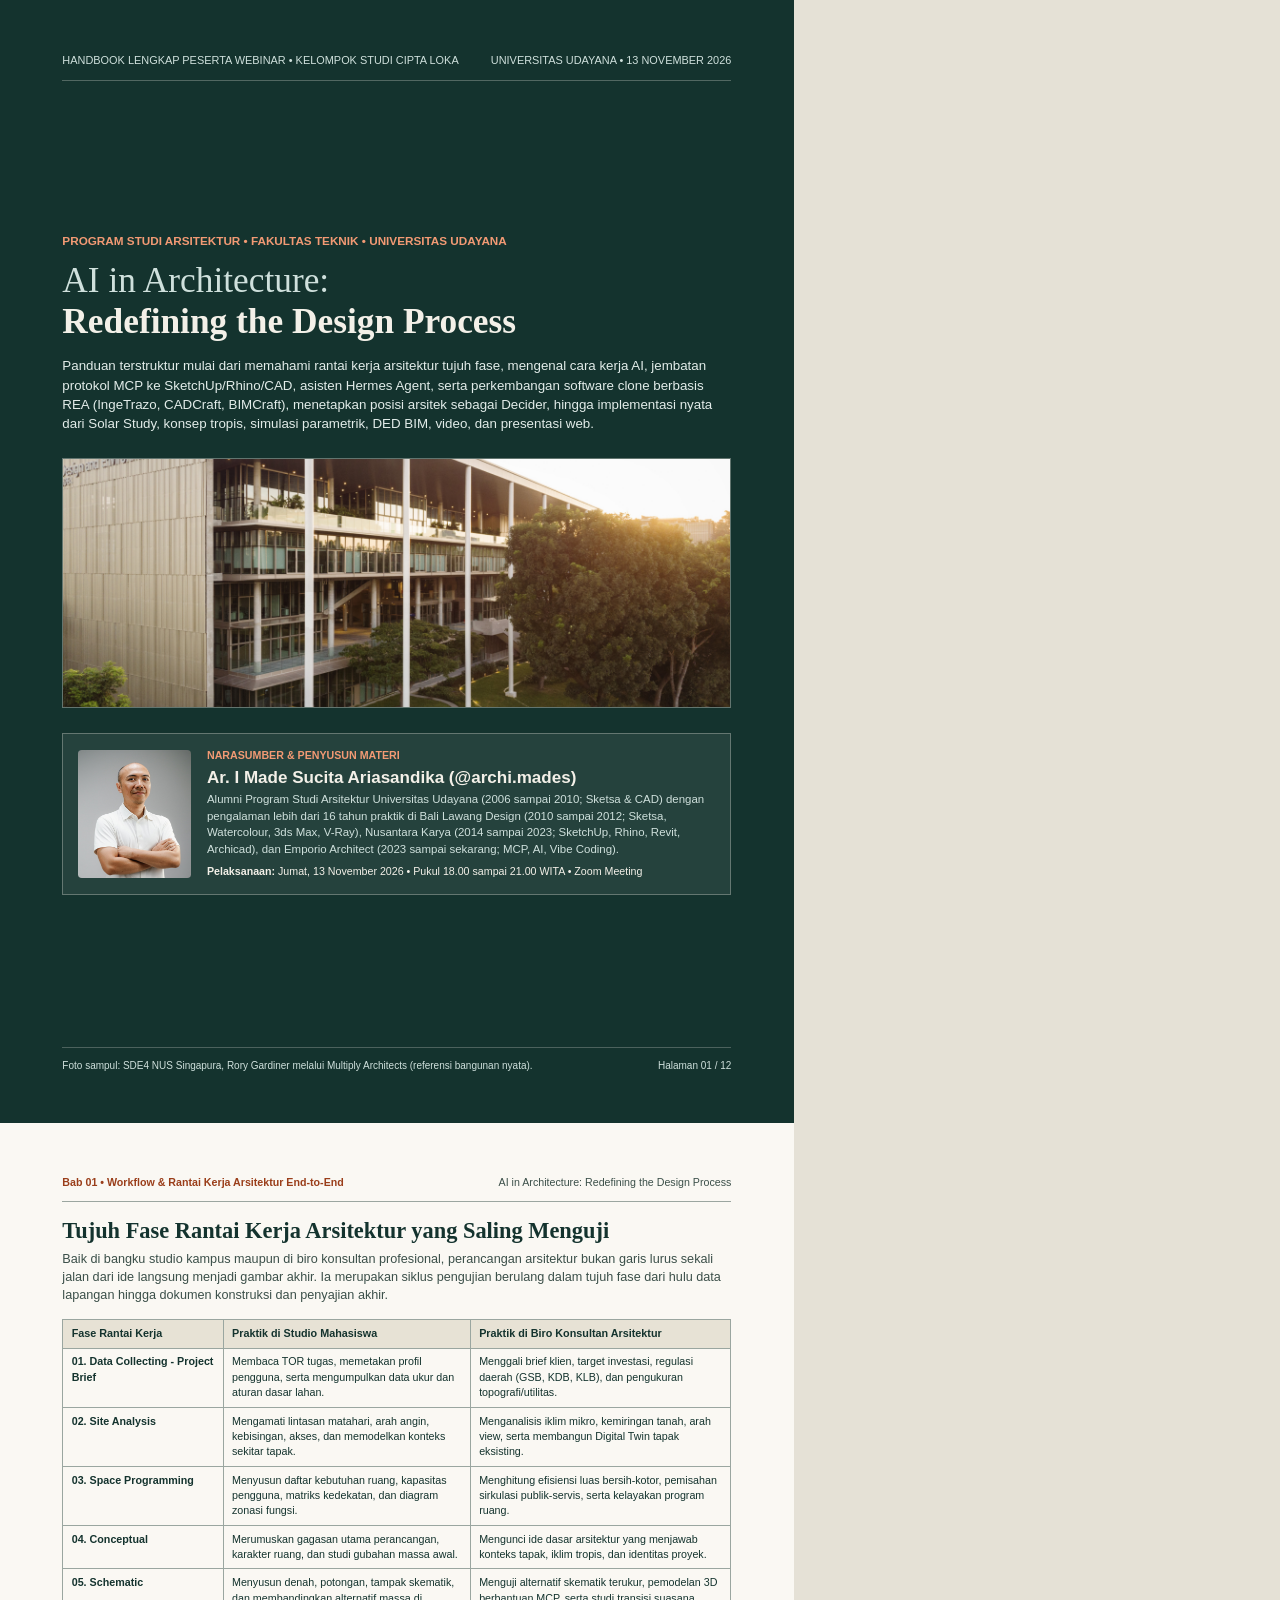
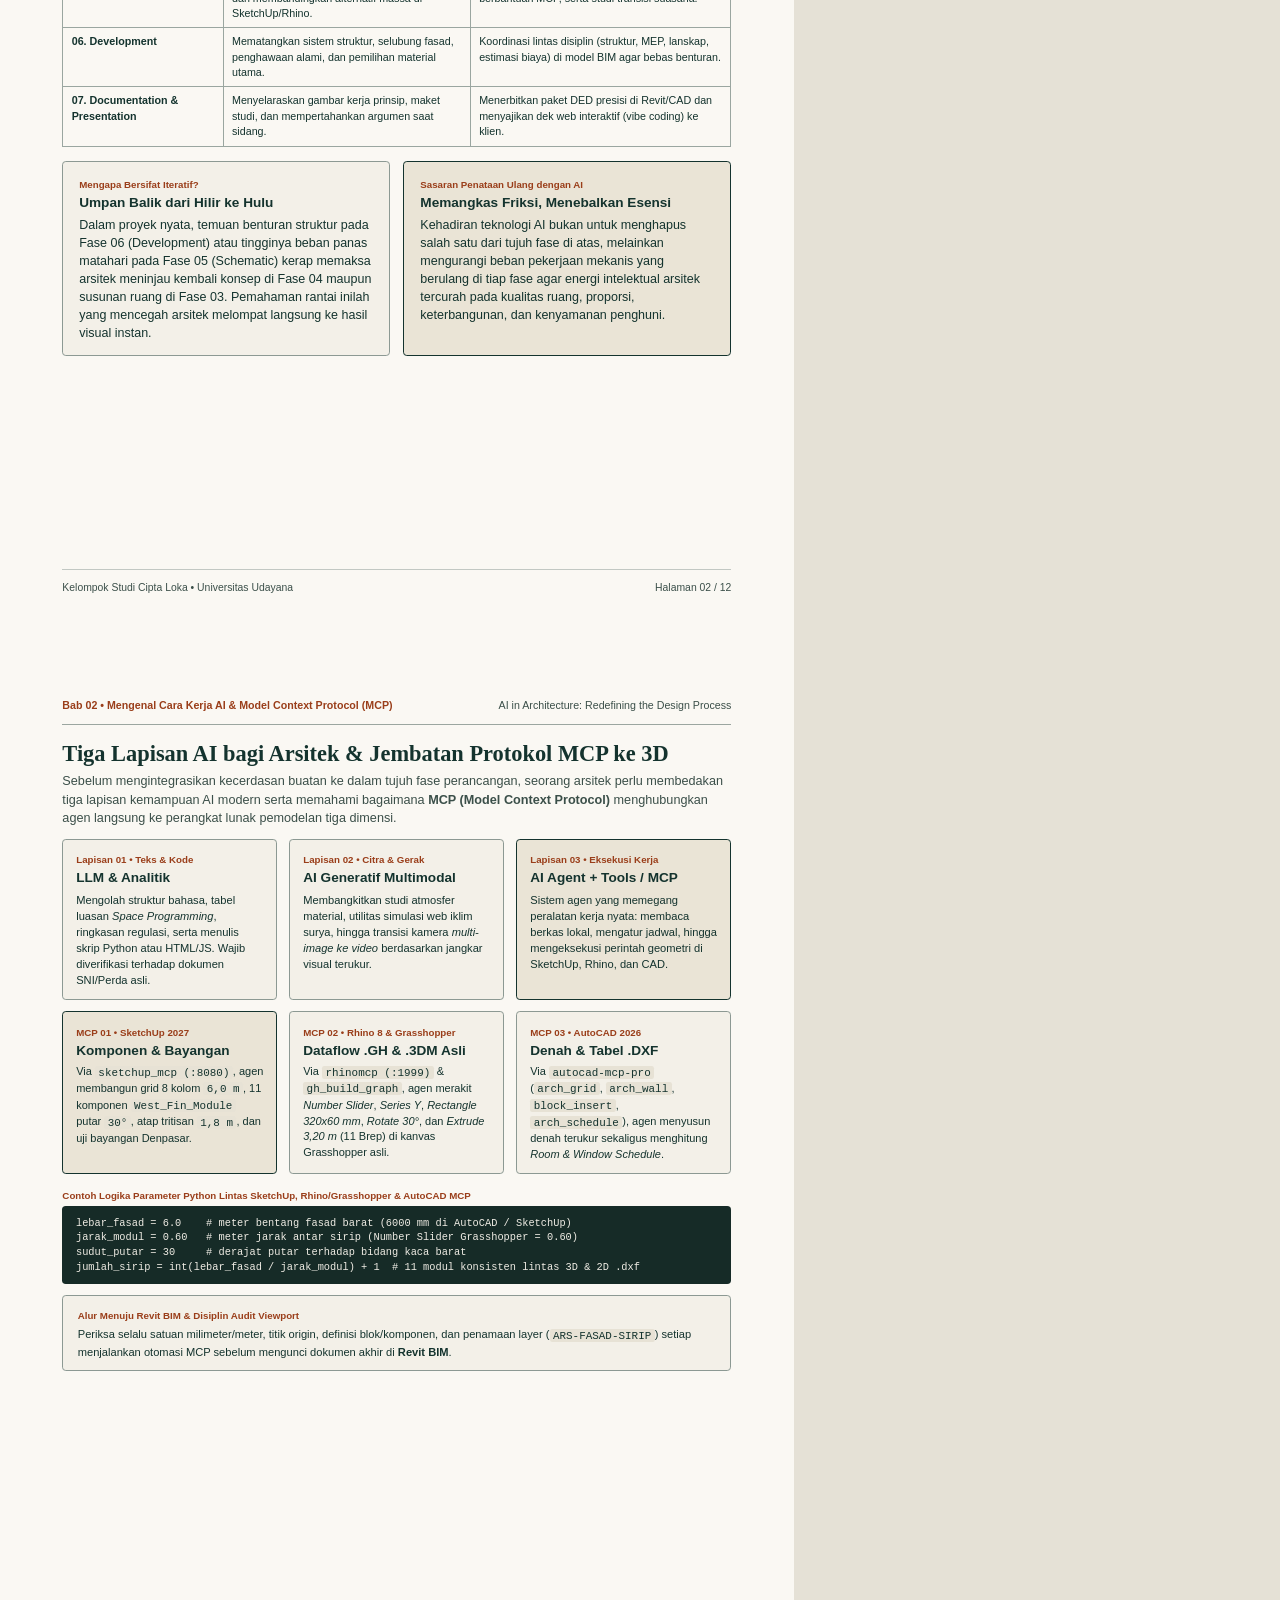
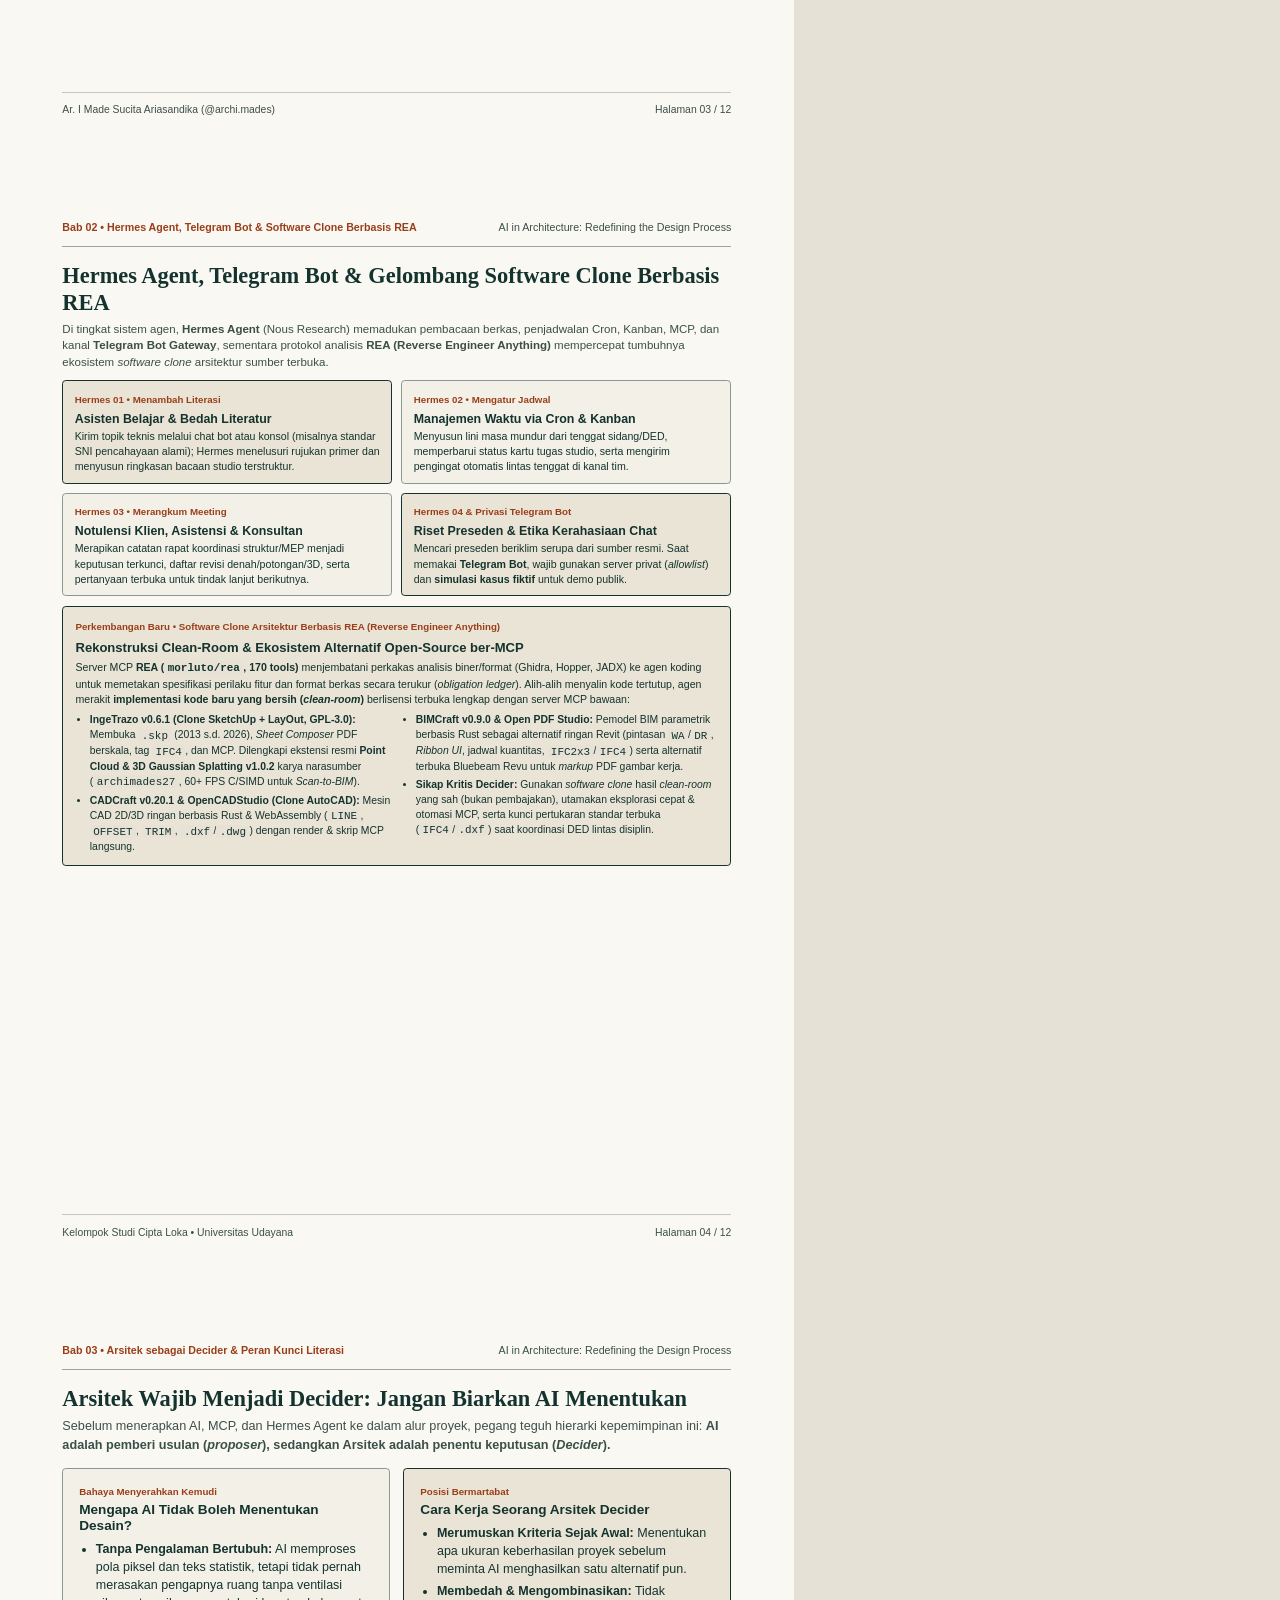
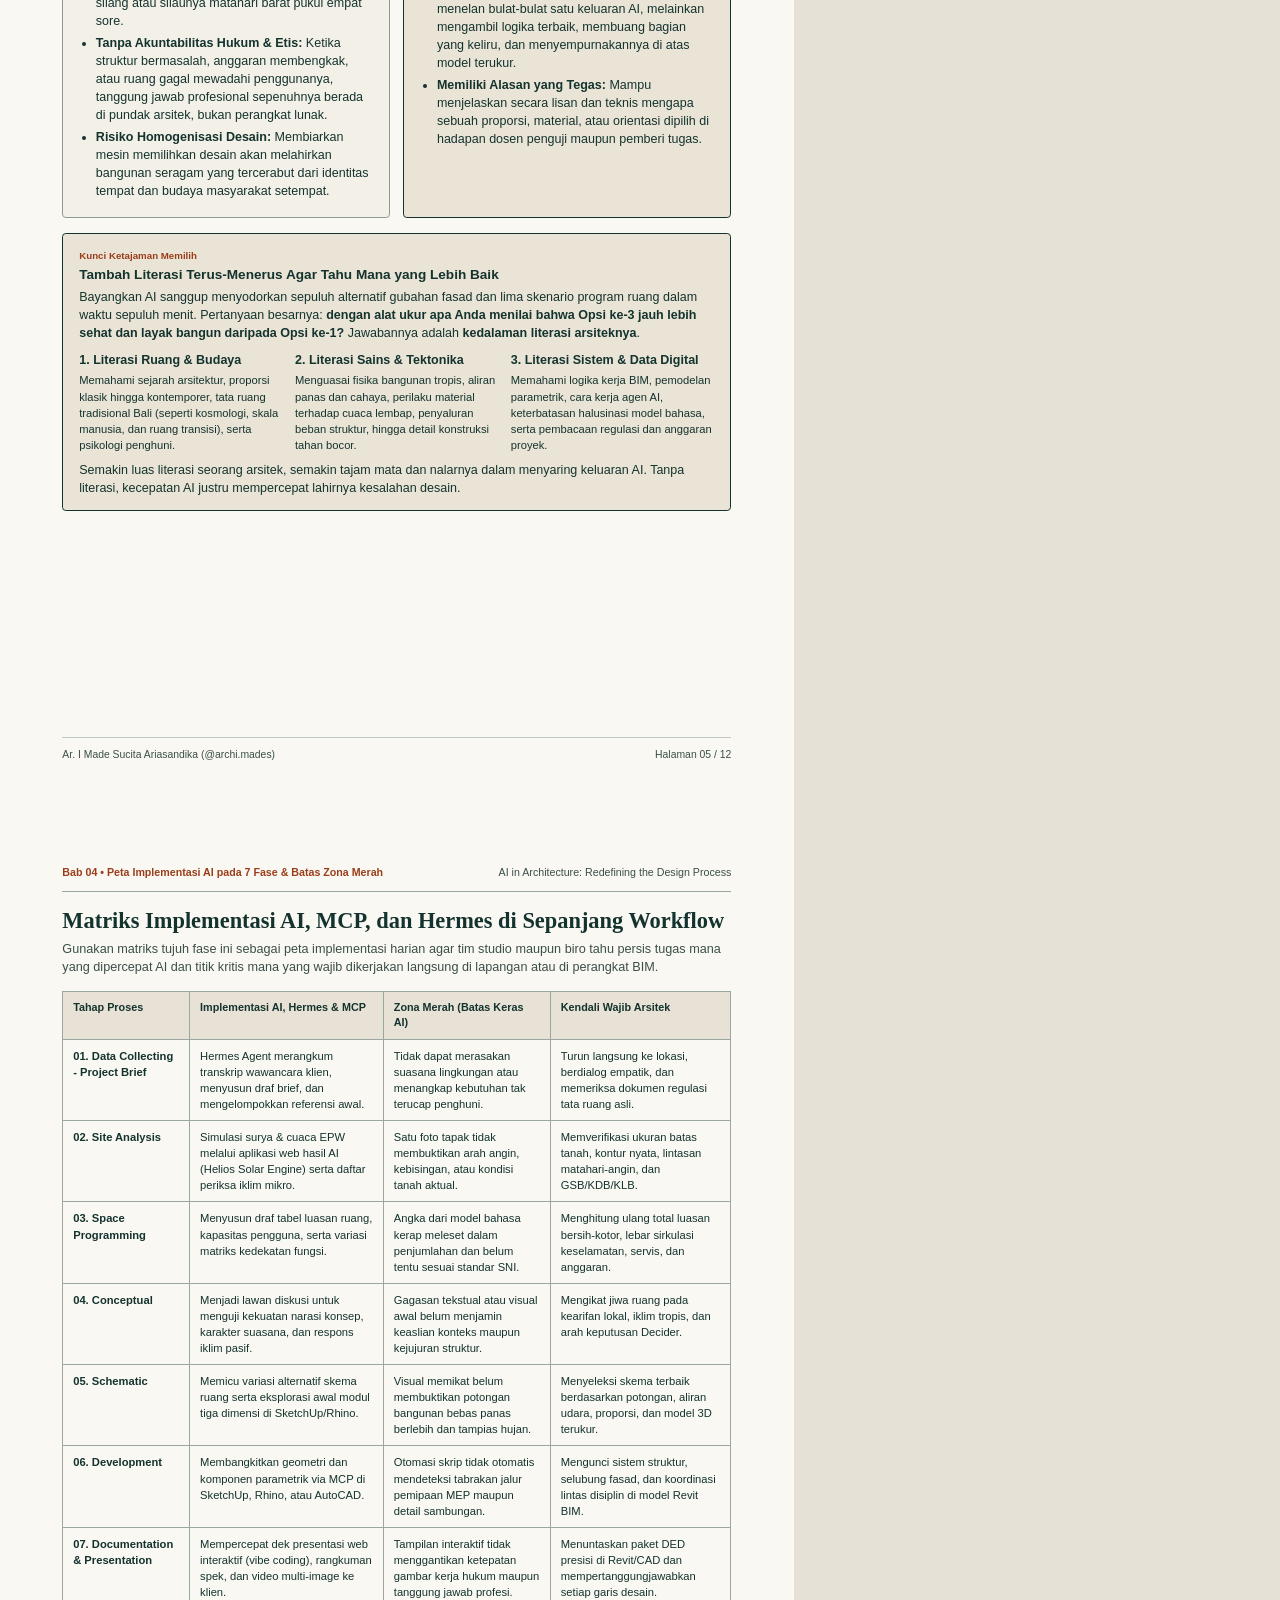
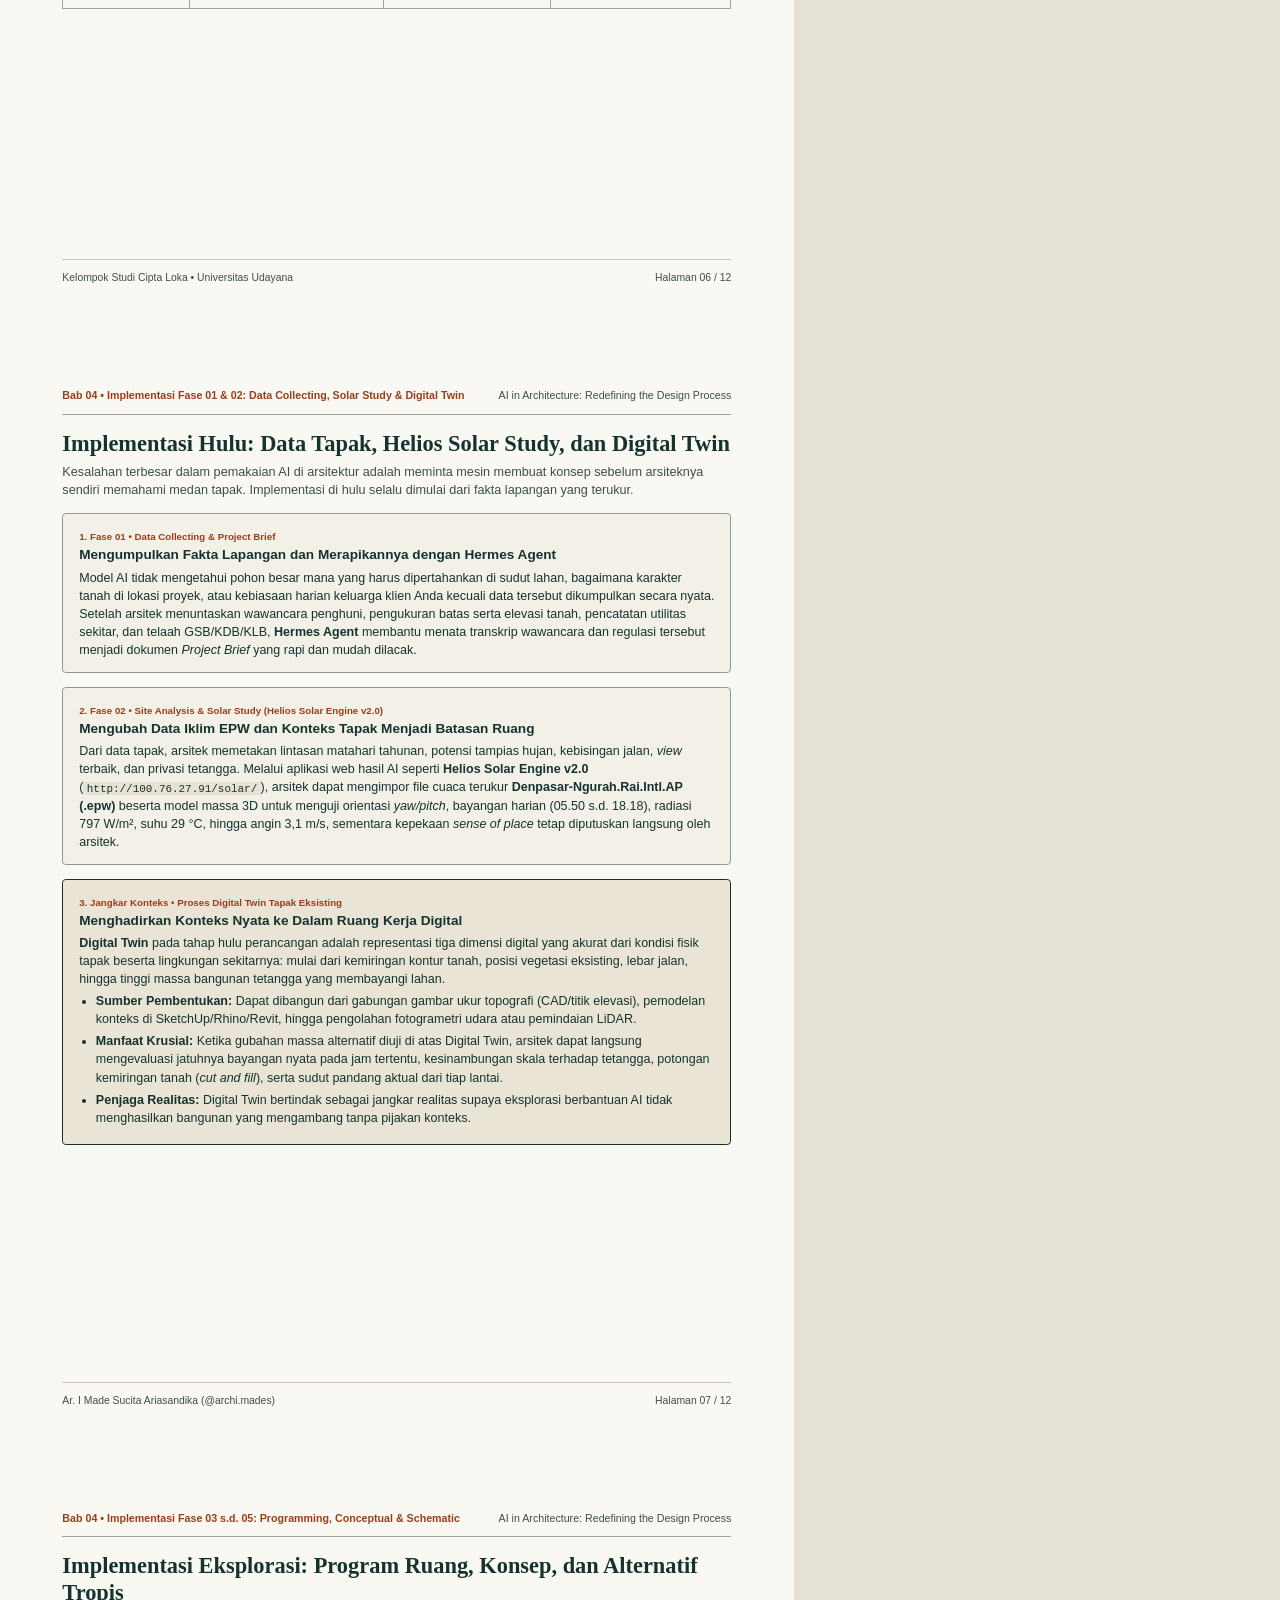
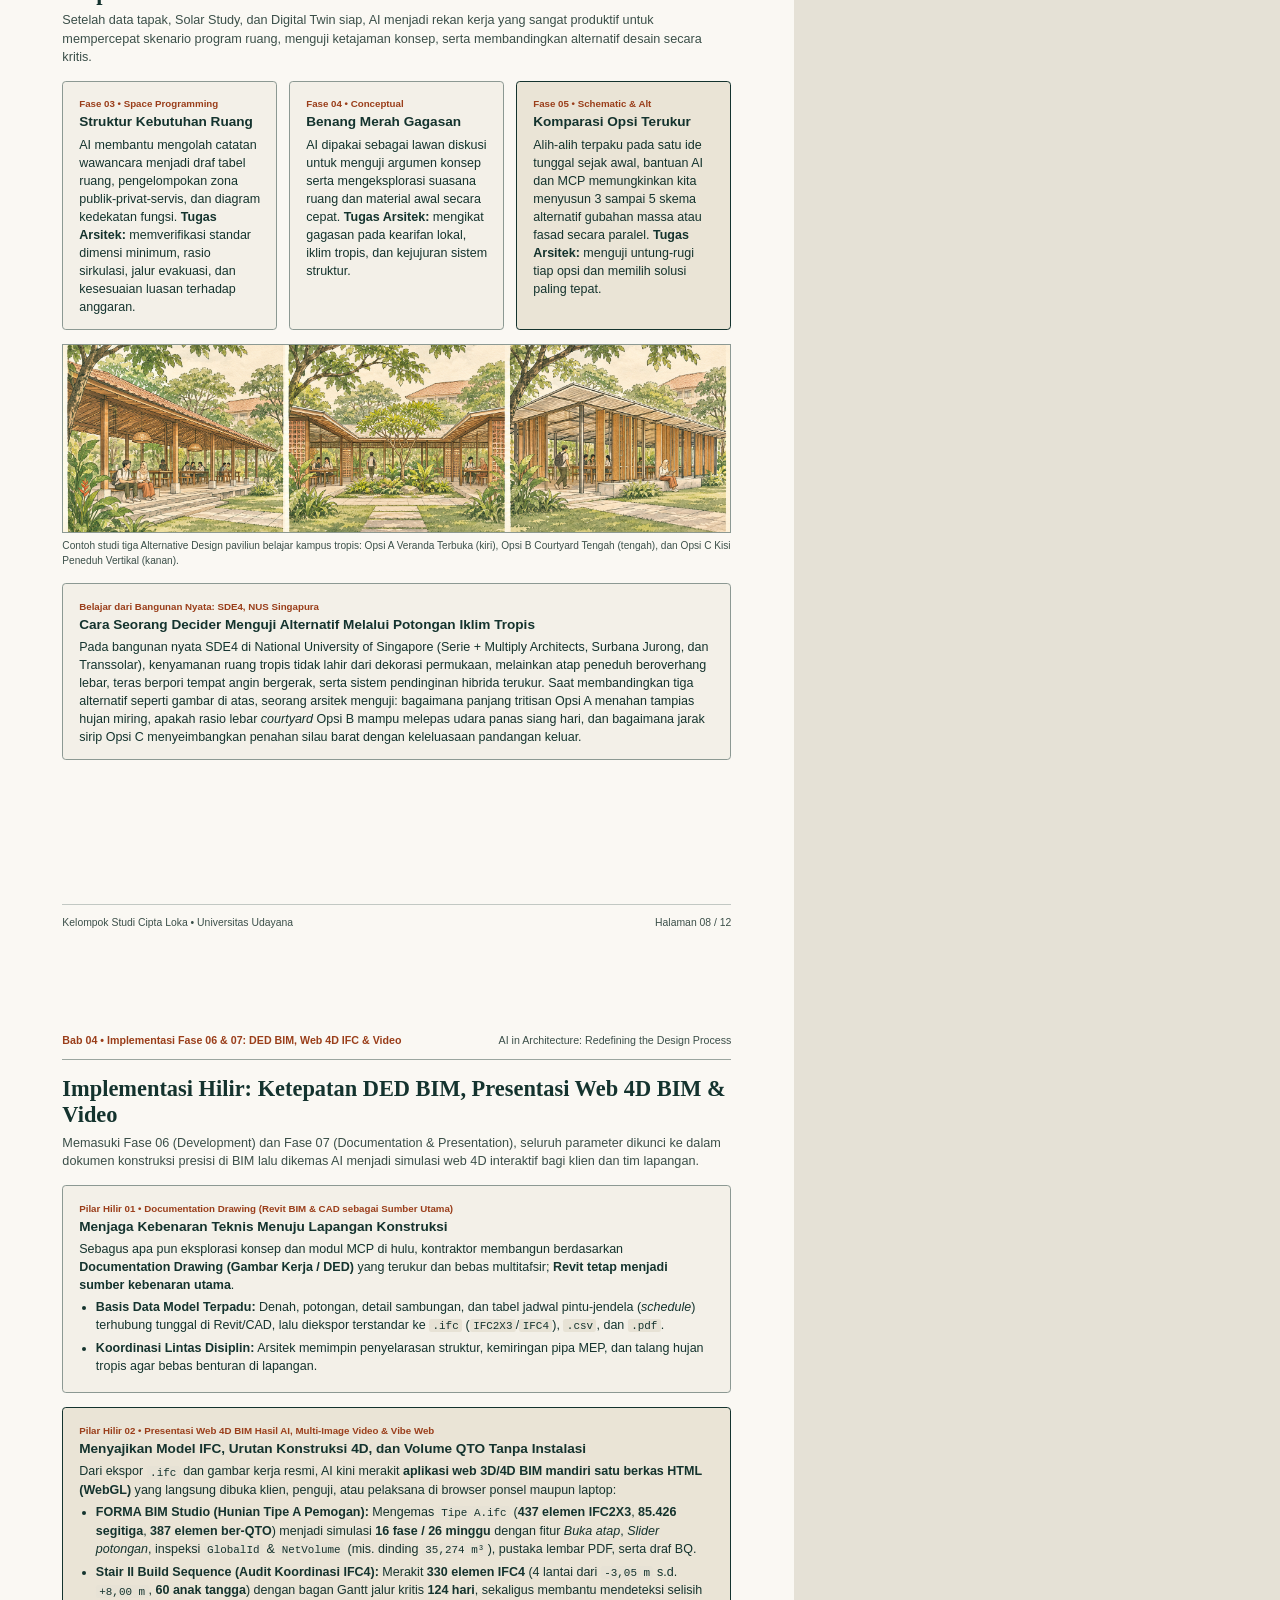
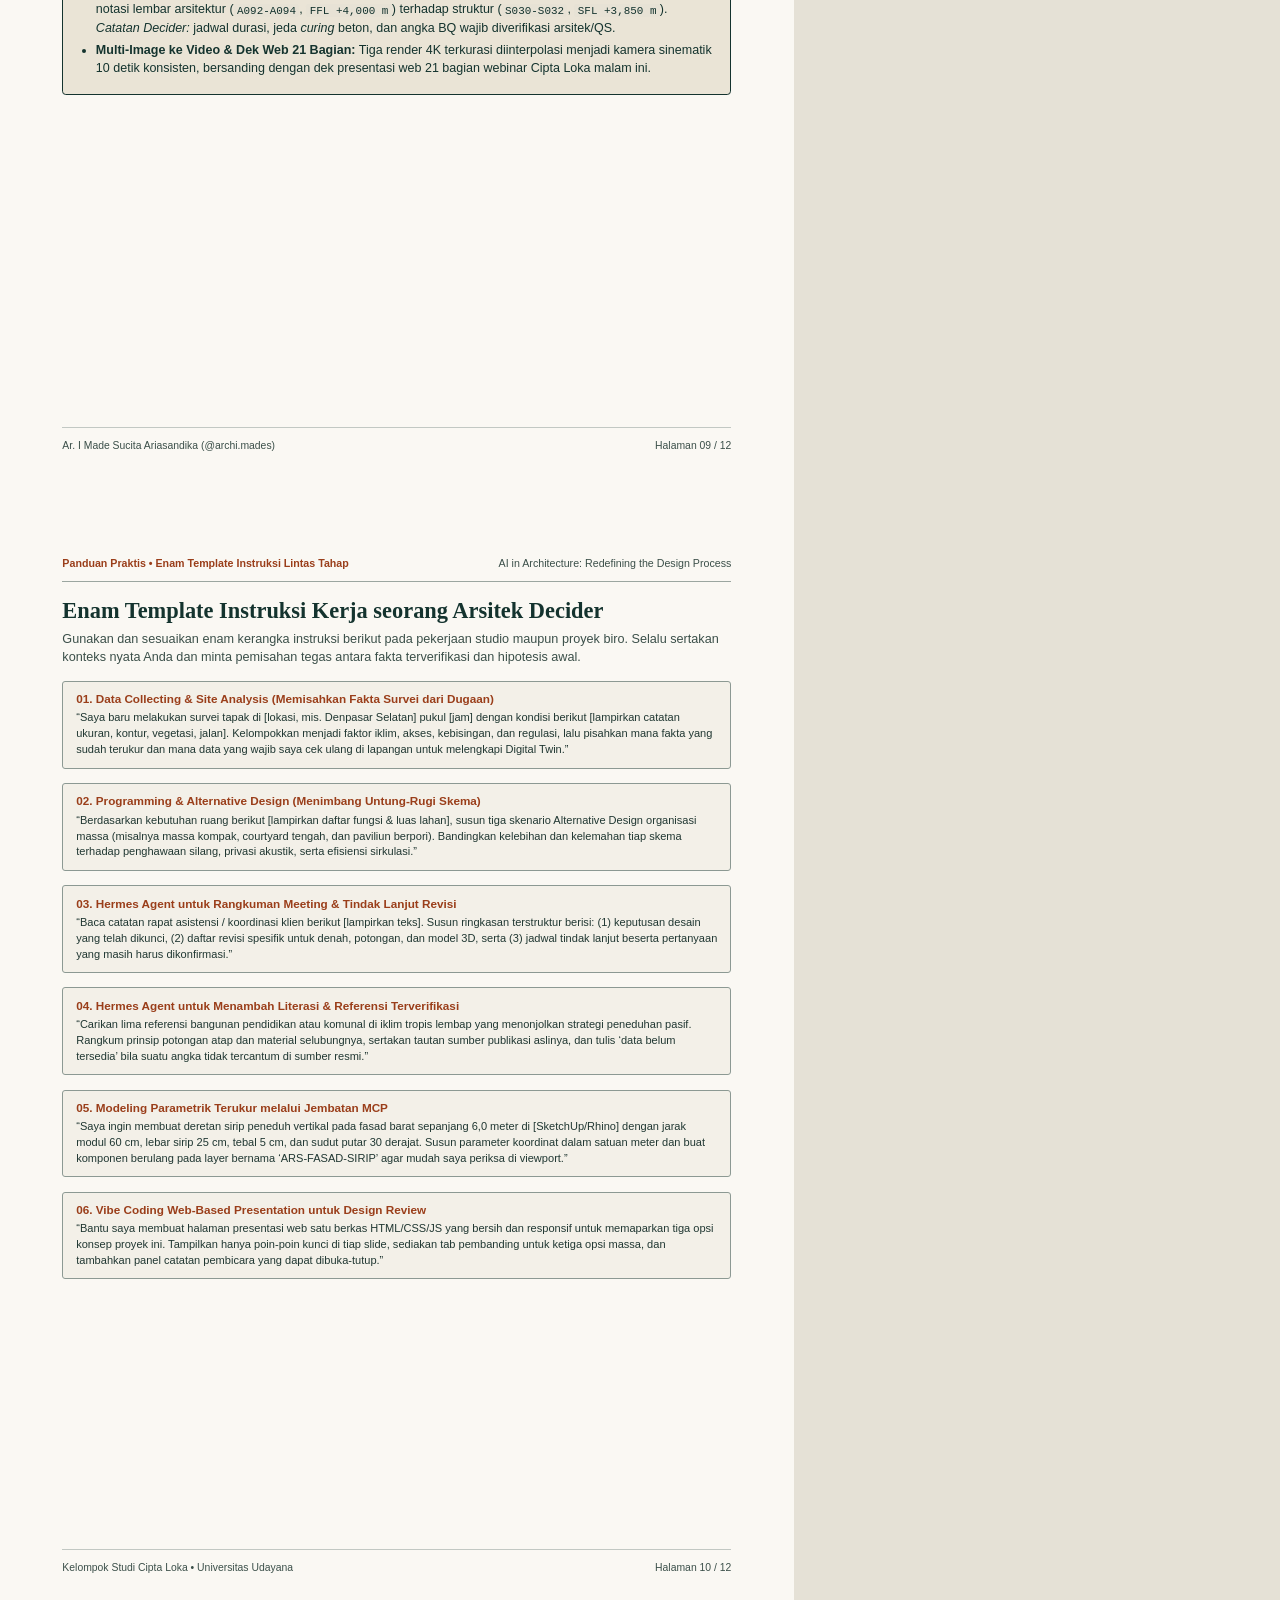
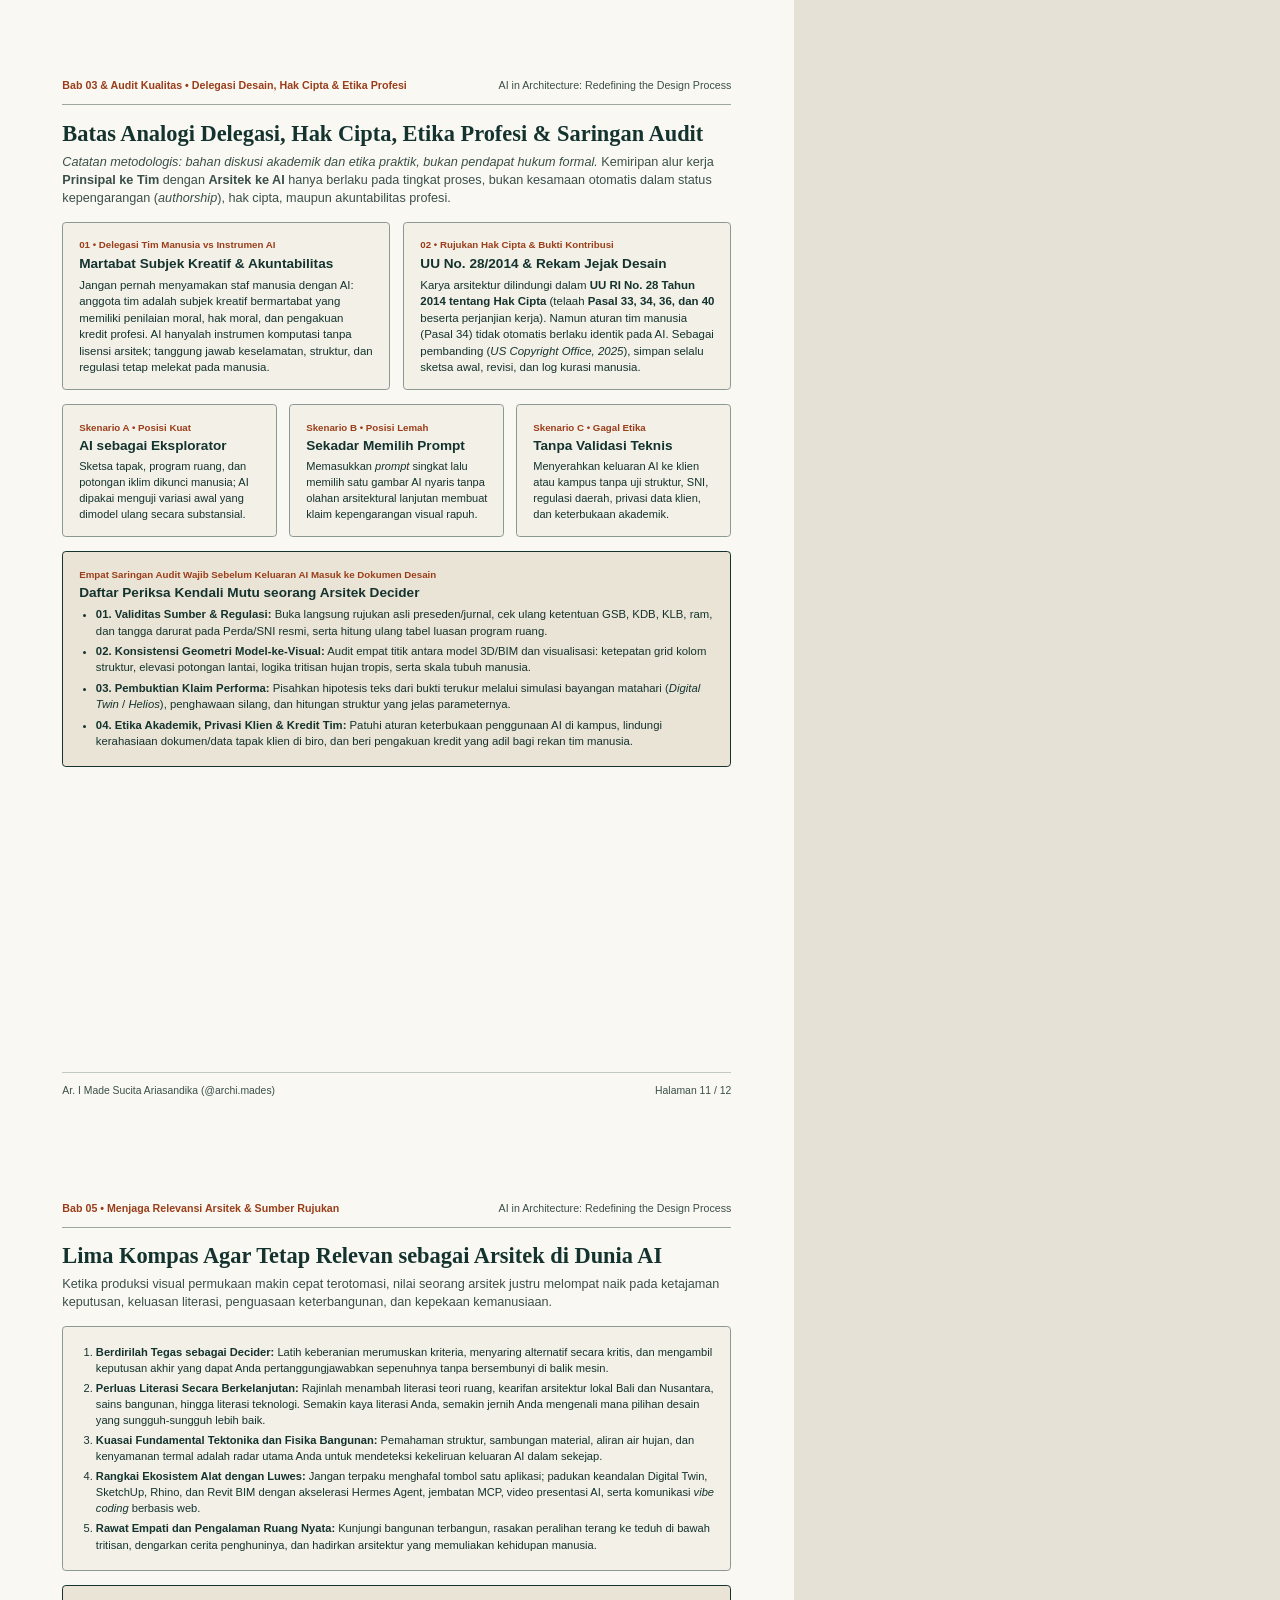
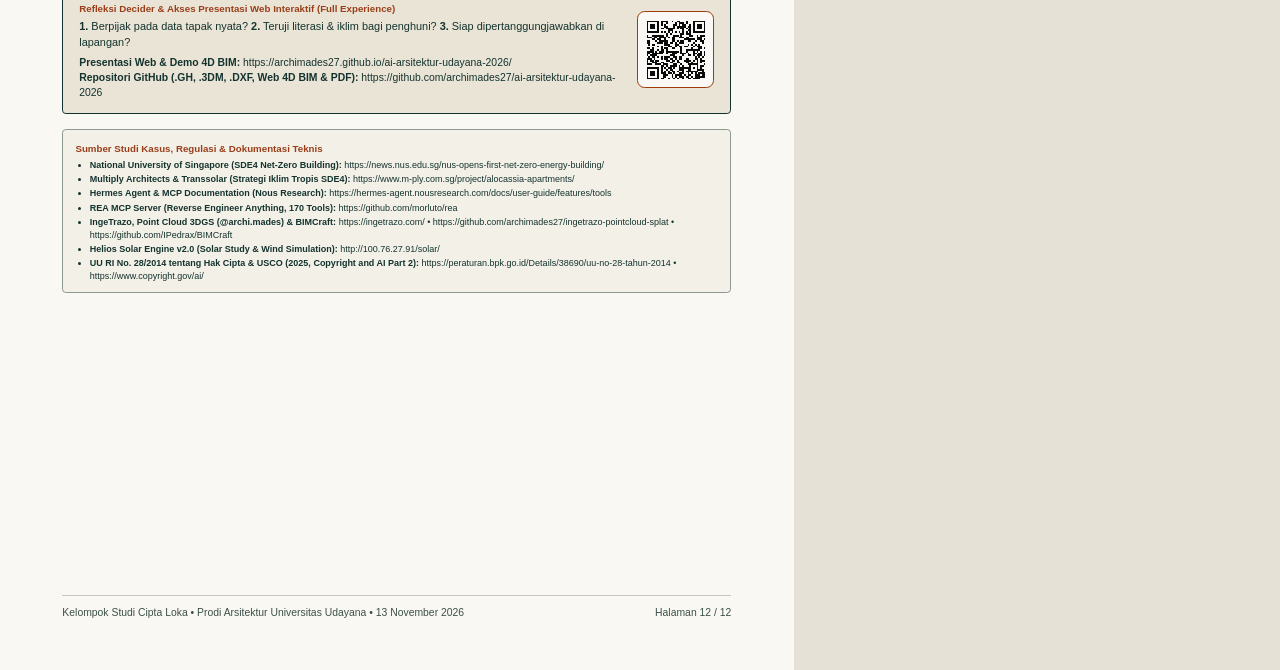
<file: handbook/handbook.html>
<!DOCTYPE html>
<html lang="id">
<head>
  <meta charset="UTF-8">
  <title>Handbook AI in Architecture: Redefining the Design Process - Universitas Udayana 2026</title>
  <style>
    @page {
      size: A4 portrait;
      margin: 0;
    }

    * {
      box-sizing: border-box;
      -webkit-print-color-adjust: exact;
      print-color-adjust: exact;
    }

    body {
      margin: 0;
      padding: 0;
      background: #E5E1D6;
      color: #14332E;
      font-family: "Avenir Next", "Plus Jakarta Sans", "Segoe UI", -apple-system, sans-serif;
      font-size: 9.4pt;
      line-height: 1.44;
    }

    .page {
      width: 210mm;
      height: 297mm;
      padding: 14mm 16.5mm 13mm 16.5mm;
      background: #FAF8F3;
      position: relative;
      display: flex;
      flex-direction: column;
      justify-content: space-between;
      page-break-after: always;
      break-after: page;
      overflow: hidden;
    }

    .page:last-child {
      page-break-after: auto;
      break-after: auto;
    }

    .page--cover {
      background: #14332E;
      color: #F3F0E8;
    }

    .running-head {
      display: flex;
      justify-content: space-between;
      align-items: baseline;
      padding-bottom: 2.8mm;
      margin-bottom: 4.2mm;
      border-bottom: 0.35mm solid #9BA6A0;
      font-size: 8pt;
      color: #3B4F49;
    }

    .running-kicker {
      font-weight: 700;
      color: #9A3E1A;
    }

    .page-body {
      flex: 1;
      display: flex;
      flex-direction: column;
      gap: 3.8mm;
    }

    .running-foot {
      display: flex;
      justify-content: space-between;
      align-items: center;
      padding-top: 2.8mm;
      border-top: 0.3mm solid #C2C8C3;
      font-size: 7.8pt;
      color: #3B4F49;
    }

    h1, h2, h3 {
      margin: 0;
      line-height: 1.18;
    }

    .cover-title {
      font-family: "Iowan Old Style", "Palatino Linotype", Georgia, serif;
      font-size: 26.5pt;
      color: #F3F0E8;
      margin: 2.5mm 0 3.5mm 0;
    }

    .cover-title span {
      color: #CFE0DC;
      font-weight: 400;
    }

    .sec-title {
      font-family: "Iowan Old Style", "Palatino Linotype", Georgia, serif;
      font-size: 16.8pt;
      color: #14332E;
      margin-bottom: 1.4mm;
    }

    .sec-lead {
      margin: 0;
      font-size: 9.5pt;
      color: #3B4F49;
    }

    .card {
      background: #F3F0E8;
      border: 0.3mm solid #8C9993;
      padding: 3.4mm 4.2mm;
      border-radius: 1mm;
    }

    .card--accent {
      background: #EAE4D6;
      border: 0.45mm solid #14332E;
    }

    .card h3 {
      font-size: 10.2pt;
      margin-bottom: 1.4mm;
      color: #14332E;
    }

    .card p {
      margin: 0;
    }

    .tag {
      display: inline-block;
      font-size: 7.3pt;
      font-weight: 700;
      color: #9A3E1A;
      margin-bottom: 0.8mm;
    }

    .grid-2 {
      display: grid;
      grid-template-columns: 1fr 1fr;
      gap: 3.5mm;
    }

    .grid-3 {
      display: grid;
      grid-template-columns: 1fr 1fr 1fr;
      gap: 3.2mm;
    }

    table {
      width: 100%;
      border-collapse: collapse;
      font-size: 8.4pt;
    }

    th, td {
      border: 0.25mm solid #9AA6A0;
      padding: 2.1mm 2.6mm;
      text-align: left;
      vertical-align: top;
    }

    th {
      background: #E7E2D5;
      color: #14332E;
      font-weight: 700;
      font-size: 8.1pt;
    }

    ul, ol {
      margin: 1mm 0 0 0;
      padding-left: 4.4mm;
    }

    li {
      margin-bottom: 1.1mm;
    }

    .code-box {
      background: #162B27;
      color: #EFECE4;
      font-family: "SF Mono", "Menlo", "Consolas", monospace;
      font-size: 8pt;
      line-height: 1.42;
      padding: 3.2mm 4mm;
      border-radius: 1mm;
      white-space: pre-wrap;
    }

    code {
      font-family: "SF Mono", "Menlo", "Consolas", monospace;
      font-size: 8.2pt;
      background: #E7E2D5;
      padding: 0.15mm 0.9mm;
      border-radius: 0.6mm;
    }

    .cover-hero-img {
      width: 100%;
      height: 66mm;
      object-fit: cover;
      border: 0.35mm solid rgba(243, 240, 232, 0.35);
      margin: 2.5mm 0;
    }

    .cover-bio {
      background: rgba(243, 240, 232, 0.08);
      border: 0.3mm solid rgba(243, 240, 232, 0.3);
      padding: 3.8mm;
      display: grid;
      grid-template-columns: 30mm 1fr;
      gap: 4.2mm;
      align-items: center;
    }

    .cover-bio img {
      width: 30mm;
      height: 34mm;
      object-fit: cover;
      border-radius: 1mm;
    }

    .concepts-img {
      width: 100%;
      height: 50mm;
      object-fit: cover;
      border: 0.3mm solid #8C9993;
    }

    .prompt-template {
      background: #F3F0E8;
      border: 0.3mm solid #8C9993;
      padding: 2.5mm 3.4mm;
      border-radius: 0.8mm;
    }

    .prompt-template strong {
      display: block;
      font-size: 8.8pt;
      color: #9A3E1A;
      margin-bottom: 0.6mm;
    }

    .prompt-template p {
      margin: 0;
      font-size: 8.3pt;
      color: #203732;
    }
  </style>
</head>
<body>

  <!-- HALAMAN 01: SAMPUL & PROFIL -->
  <section class="page page--cover">
    <div style="border-bottom:0.3mm solid rgba(243,240,232,0.28);padding-bottom:3mm;display:flex;justify-content:space-between;font-size:8.2pt;color:#CFE0DC;">
      <span>HANDBOOK LENGKAP PESERTA WEBINAR • KELOMPOK STUDI CIPTA LOKA</span>
      <span>UNIVERSITAS UDAYANA • 13 NOVEMBER 2026</span>
    </div>

    <div class="page-body" style="justify-content:center;gap:4.2mm;">
      <div>
        <div style="color:#F29A74;font-weight:700;font-size:8.8pt;">PROGRAM STUDI ARSITEKTUR • FAKULTAS TEKNIK • UNIVERSITAS UDAYANA</div>
        <h1 class="cover-title"><span>AI in Architecture:</span><br>Redefining the Design Process</h1>
        <p style="font-size:10.0pt;color:#E2ECE9;margin:0;">
          Panduan terstruktur mulai dari memahami rantai kerja arsitektur tujuh fase, mengenal cara kerja AI, jembatan protokol MCP ke SketchUp/Rhino/CAD, asisten Hermes Agent, serta perkembangan software clone berbasis REA (IngeTrazo, CADCraft, BIMCraft), menetapkan posisi arsitek sebagai Decider, hingga implementasi nyata dari Solar Study, konsep tropis, simulasi parametrik, DED BIM, video, dan presentasi web.
        </p>
      </div>

      <img class="cover-hero-img" src="../deck/assets/sde4-exterior.jpg" alt="Gedung pendidikan tropis SDE4 NUS Singapura">

      <div class="cover-bio">
        <img src="../deck/assets/speaker-portrait.png" alt="Potret Ar. I Made Sucita Ariasandika">
        <div>
          <div style="color:#F29A74;font-weight:700;font-size:8pt;">NARASUMBER &amp; PENYUSUN MATERI</div>
          <h2 style="font-size:12.8pt;color:#F3F0E8;margin:1mm 0;">Ar. I Made Sucita Ariasandika (@archi.mades)</h2>
          <p style="margin:0 0 1.8mm 0;font-size:8.6pt;color:#CFE0DC;">
            Alumni Program Studi Arsitektur Universitas Udayana (2006 sampai 2010; Sketsa &amp; CAD) dengan pengalaman lebih dari 16 tahun praktik di Bali Lawang Design (2010 sampai 2012; Sketsa, Watercolour, 3ds Max, V-Ray), Nusantara Karya (2014 sampai 2023; SketchUp, Rhino, Revit, Archicad), dan Emporio Architect (2023 sampai sekarang; MCP, AI, Vibe Coding).
          </p>
          <div style="font-size:8pt;color:#F3F0E8;"><strong>Pelaksanaan:</strong> Jumat, 13 November 2026 • Pukul 18.00 sampai 21.00 WITA • Zoom Meeting</div>
        </div>
      </div>
    </div>

    <div style="border-top:0.3mm solid rgba(243,240,232,0.25);padding-top:2.8mm;display:flex;justify-content:space-between;font-size:7.5pt;color:#CFE0DC;">
      <span>Foto sampul: SDE4 NUS Singapura, Rory Gardiner melalui Multiply Architects (referensi bangunan nyata).</span>
      <span>Halaman 01 / 12</span>
    </div>
  </section>

  <!-- HALAMAN 02: BAB 01 - WORKFLOW ARSITEKTUR END-TO-END -->
  <section class="page">
    <header class="running-head">
      <span class="running-kicker">Bab 01 • Workflow &amp; Rantai Kerja Arsitektur End-to-End</span>
      <span>AI in Architecture: Redefining the Design Process</span>
    </header>

    <div class="page-body">
      <div>
        <h2 class="sec-title">Tujuh Fase Rantai Kerja Arsitektur yang Saling Menguji</h2>
        <p class="sec-lead">Baik di bangku studio kampus maupun di biro konsultan profesional, perancangan arsitektur bukan garis lurus sekali jalan dari ide langsung menjadi gambar akhir. Ia merupakan siklus pengujian berulang dalam tujuh fase dari hulu data lapangan hingga dokumen konstruksi dan penyajian akhir.</p>
      </div>

      <table style="font-size:8.05pt;">
        <thead>
          <tr>
            <th style="width:24%;padding:1.6mm 2.2mm;">Fase Rantai Kerja</th>
            <th style="width:37%;padding:1.6mm 2.2mm;">Praktik di Studio Mahasiswa</th>
            <th style="width:39%;padding:1.6mm 2.2mm;">Praktik di Biro Konsultan Arsitektur</th>
          </tr>
        </thead>
        <tbody>
          <tr>
            <td style="padding:1.55mm 2.2mm;"><strong>01. Data Collecting - Project Brief</strong></td>
            <td style="padding:1.55mm 2.2mm;">Membaca TOR tugas, memetakan profil pengguna, serta mengumpulkan data ukur dan aturan dasar lahan.</td>
            <td style="padding:1.55mm 2.2mm;">Menggali brief klien, target investasi, regulasi daerah (GSB, KDB, KLB), dan pengukuran topografi/utilitas.</td>
          </tr>
          <tr>
            <td style="padding:1.55mm 2.2mm;"><strong>02. Site Analysis</strong></td>
            <td style="padding:1.55mm 2.2mm;">Mengamati lintasan matahari, arah angin, kebisingan, akses, dan memodelkan konteks sekitar tapak.</td>
            <td style="padding:1.55mm 2.2mm;">Menganalisis iklim mikro, kemiringan tanah, arah view, serta membangun Digital Twin tapak eksisting.</td>
          </tr>
          <tr>
            <td style="padding:1.55mm 2.2mm;"><strong>03. Space Programming</strong></td>
            <td style="padding:1.55mm 2.2mm;">Menyusun daftar kebutuhan ruang, kapasitas pengguna, matriks kedekatan, dan diagram zonasi fungsi.</td>
            <td style="padding:1.55mm 2.2mm;">Menghitung efisiensi luas bersih-kotor, pemisahan sirkulasi publik-servis, serta kelayakan program ruang.</td>
          </tr>
          <tr>
            <td style="padding:1.55mm 2.2mm;"><strong>04. Conceptual</strong></td>
            <td style="padding:1.55mm 2.2mm;">Merumuskan gagasan utama perancangan, karakter ruang, dan studi gubahan massa awal.</td>
            <td style="padding:1.55mm 2.2mm;">Mengunci ide dasar arsitektur yang menjawab konteks tapak, iklim tropis, dan identitas proyek.</td>
          </tr>
          <tr>
            <td style="padding:1.55mm 2.2mm;"><strong>05. Schematic</strong></td>
            <td style="padding:1.55mm 2.2mm;">Menyusun denah, potongan, tampak skematik, dan membandingkan alternatif massa di SketchUp/Rhino.</td>
            <td style="padding:1.55mm 2.2mm;">Menguji alternatif skematik terukur, pemodelan 3D berbantuan MCP, serta studi transisi suasana.</td>
          </tr>
          <tr>
            <td style="padding:1.55mm 2.2mm;"><strong>06. Development</strong></td>
            <td style="padding:1.55mm 2.2mm;">Mematangkan sistem struktur, selubung fasad, penghawaan alami, dan pemilihan material utama.</td>
            <td style="padding:1.55mm 2.2mm;">Koordinasi lintas disiplin (struktur, MEP, lanskap, estimasi biaya) di model BIM agar bebas benturan.</td>
          </tr>
          <tr>
            <td style="padding:1.55mm 2.2mm;"><strong>07. Documentation &amp; Presentation</strong></td>
            <td style="padding:1.55mm 2.2mm;">Menyelaraskan gambar kerja prinsip, maket studi, dan mempertahankan argumen saat sidang.</td>
            <td style="padding:1.55mm 2.2mm;">Menerbitkan paket DED presisi di Revit/CAD dan menyajikan dek web interaktif (vibe coding) ke klien.</td>
          </tr>
        </tbody>
      </table>

      <div class="grid-2">
        <div class="card">
          <span class="tag">Mengapa Bersifat Iteratif?</span>
          <h3>Umpan Balik dari Hilir ke Hulu</h3>
          <p>Dalam proyek nyata, temuan benturan struktur pada Fase 06 (Development) atau tingginya beban panas matahari pada Fase 05 (Schematic) kerap memaksa arsitek meninjau kembali konsep di Fase 04 maupun susunan ruang di Fase 03. Pemahaman rantai inilah yang mencegah arsitek melompat langsung ke hasil visual instan.</p>
        </div>
        <div class="card card--accent">
          <span class="tag">Sasaran Penataan Ulang dengan AI</span>
          <h3>Memangkas Friksi, Menebalkan Esensi</h3>
          <p>Kehadiran teknologi AI bukan untuk menghapus salah satu dari tujuh fase di atas, melainkan mengurangi beban pekerjaan mekanis yang berulang di tiap fase agar energi intelektual arsitek tercurah pada kualitas ruang, proporsi, keterbangunan, dan kenyamanan penghuni.</p>
        </div>
      </div>
    </div>

    <footer class="running-foot">
      <span>Kelompok Studi Cipta Loka • Universitas Udayana</span>
      <span>Halaman 02 / 12</span>
    </footer>
  </section>

  <!-- HALAMAN 03: BAB 02 - MENGENAL AI & MODEL CONTEXT PROTOCOL (MCP) -->
  <section class="page">
    <header class="running-head">
      <span class="running-kicker">Bab 02 • Mengenal Cara Kerja AI &amp; Model Context Protocol (MCP)</span>
      <span>AI in Architecture: Redefining the Design Process</span>
    </header>

    <div class="page-body" style="gap:3.1mm;">
      <div>
        <h2 class="sec-title">Tiga Lapisan AI bagi Arsitek &amp; Jembatan Protokol MCP ke 3D</h2>
        <p class="sec-lead">Sebelum mengintegrasikan kecerdasan buatan ke dalam tujuh fase perancangan, seorang arsitek perlu membedakan tiga lapisan kemampuan AI modern serta memahami bagaimana <strong>MCP (Model Context Protocol)</strong> menghubungkan agen langsung ke perangkat lunak pemodelan tiga dimensi.</p>
      </div>

      <div class="grid-3">
        <div class="card" style="padding:2.8mm 3.4mm;">
          <span class="tag">Lapisan 01 • Teks &amp; Kode</span>
          <h3>LLM &amp; Analitik</h3>
          <p style="font-size:8.35pt;">Mengolah struktur bahasa, tabel luasan <em>Space Programming</em>, ringkasan regulasi, serta menulis skrip Python atau HTML/JS. Wajib diverifikasi terhadap dokumen SNI/Perda asli.</p>
        </div>
        <div class="card" style="padding:2.8mm 3.4mm;">
          <span class="tag">Lapisan 02 • Citra &amp; Gerak</span>
          <h3>AI Generatif Multimodal</h3>
          <p style="font-size:8.35pt;">Membangkitkan studi atmosfer material, utilitas simulasi web iklim surya, hingga transisi kamera <em>multi-image ke video</em> berdasarkan jangkar visual terukur.</p>
        </div>
        <div class="card card--accent" style="padding:2.8mm 3.4mm;">
          <span class="tag">Lapisan 03 • Eksekusi Kerja</span>
          <h3>AI Agent + Tools / MCP</h3>
          <p style="font-size:8.35pt;">Sistem agen yang memegang peralatan kerja nyata: membaca berkas lokal, mengatur jadwal, hingga mengeksekusi perintah geometri di SketchUp, Rhino, dan CAD.</p>
        </div>
      </div>

      <div class="grid-3">
        <div class="card card--accent" style="padding:2.8mm 3.4mm;">
          <span class="tag">MCP 01 • SketchUp 2027</span>
          <h3>Komponen &amp; Bayangan</h3>
          <p style="font-size:8.25pt;">Via <code>sketchup_mcp (:8080)</code>, agen membangun grid 8 kolom <code>6,0 m</code>, 11 komponen <code>West_Fin_Module</code> putar <code>30°</code>, atap tritisan <code>1,8 m</code>, dan uji bayangan Denpasar.</p>
        </div>
        <div class="card" style="padding:2.8mm 3.4mm;">
          <span class="tag">MCP 02 • Rhino 8 &amp; Grasshopper</span>
          <h3>Dataflow .GH &amp; .3DM Asli</h3>
          <p style="font-size:8.25pt;">Via <code>rhinomcp (:1999)</code> &amp; <code>gh_build_graph</code>, agen merakit <em>Number Slider</em>, <em>Series Y</em>, <em>Rectangle 320x60 mm</em>, <em>Rotate 30°</em>, dan <em>Extrude 3,20 m</em> (11 Brep) di kanvas Grasshopper asli.</p>
        </div>
        <div class="card" style="padding:2.8mm 3.4mm;">
          <span class="tag">MCP 03 • AutoCAD 2026</span>
          <h3>Denah &amp; Tabel .DXF</h3>
          <p style="font-size:8.25pt;">Via <code>autocad-mcp-pro</code> (<code>arch_grid</code>, <code>arch_wall</code>, <code>block_insert</code>, <code>arch_schedule</code>), agen menyusun denah terukur sekaligus menghitung <em>Room &amp; Window Schedule</em>.</p>
        </div>
      </div>

      <div>
        <span class="tag">Contoh Logika Parameter Python Lintas SketchUp, Rhino/Grasshopper &amp; AutoCAD MCP</span>
        <div class="code-box" style="padding:2.5mm 3.6mm;font-size:7.75pt;">lebar_fasad = 6.0    # meter bentang fasad barat (6000 mm di AutoCAD / SketchUp)
jarak_modul = 0.60   # meter jarak antar sirip (Number Slider Grasshopper = 0.60)
sudut_putar = 30     # derajat putar terhadap bidang kaca barat
jumlah_sirip = int(lebar_fasad / jarak_modul) + 1  # 11 modul konsisten lintas 3D &amp; 2D .dxf</div>
      </div>

      <div class="card" style="padding:2.6mm 3.8mm;">
        <span class="tag">Alur Menuju Revit BIM &amp; Disiplin Audit Viewport</span>
        <p style="font-size:8.35pt;">Periksa selalu satuan milimeter/meter, titik origin, definisi blok/komponen, dan penamaan layer (<code>ARS-FASAD-SIRIP</code>) setiap menjalankan otomasi MCP sebelum mengunci dokumen akhir di <strong>Revit BIM</strong>.</p>
      </div>
    </div>

    <footer class="running-foot">
      <span>Ar. I Made Sucita Ariasandika (@archi.mades)</span>
      <span>Halaman 03 / 12</span>
    </footer>
  </section>

  <!-- HALAMAN 04: BAB 02 - HERMES AGENT, TELEGRAM BOT & SOFTWARE CLONE ARSITEKTUR BERBASIS REA -->
  <section class="page">
    <header class="running-head">
      <span class="running-kicker">Bab 02 • Hermes Agent, Telegram Bot &amp; Software Clone Berbasis REA</span>
      <span>AI in Architecture: Redefining the Design Process</span>
    </header>

    <div class="page-body" style="gap:2.6mm;">
      <div>
        <h2 class="sec-title" style="margin-bottom:1.2mm;">Hermes Agent, Telegram Bot &amp; Gelombang Software Clone Berbasis REA</h2>
        <p class="sec-lead" style="font-size:8.65pt;margin:0;">Di tingkat sistem agen, <strong>Hermes Agent</strong> (Nous Research) memadukan pembacaan berkas, penjadwalan Cron, Kanban, MCP, dan kanal <strong>Telegram Bot Gateway</strong>, sementara protokol analisis <strong>REA (Reverse Engineer Anything)</strong> mempercepat tumbuhnya ekosistem <em>software clone</em> arsitektur sumber terbuka.</p>
      </div>

      <div class="grid-2" style="gap:2.4mm;">
        <div class="card card--accent" style="padding:2.2mm 3mm;">
          <span class="tag">Hermes 01 • Menambah Literasi</span>
          <h3 style="font-size:9.3pt;margin:0.6mm 0;">Asisten Belajar &amp; Bedah Literatur</h3>
          <p style="font-size:7.95pt;margin:0;">Kirim topik teknis melalui chat bot atau konsol (misalnya standar SNI pencahayaan alami); Hermes menelusuri rujukan primer dan menyusun ringkasan bacaan studio terstruktur.</p>
        </div>

        <div class="card" style="padding:2.2mm 3mm;">
          <span class="tag">Hermes 02 • Mengatur Jadwal</span>
          <h3 style="font-size:9.3pt;margin:0.6mm 0;">Manajemen Waktu via Cron &amp; Kanban</h3>
          <p style="font-size:7.95pt;margin:0;">Menyusun lini masa mundur dari tenggat sidang/DED, memperbarui status kartu tugas studio, serta mengirim pengingat otomatis lintas tenggat di kanal tim.</p>
        </div>

        <div class="card" style="padding:2.2mm 3mm;">
          <span class="tag">Hermes 03 • Merangkum Meeting</span>
          <h3 style="font-size:9.3pt;margin:0.6mm 0;">Notulensi Klien, Asistensi &amp; Konsultan</h3>
          <p style="font-size:7.95pt;margin:0;">Merapikan catatan rapat koordinasi struktur/MEP menjadi keputusan terkunci, daftar revisi denah/potongan/3D, serta pertanyaan terbuka untuk tindak lanjut berikutnya.</p>
        </div>

        <div class="card card--accent" style="padding:2.2mm 3mm;">
          <span class="tag">Hermes 04 &amp; Privasi Telegram Bot</span>
          <h3 style="font-size:9.3pt;margin:0.6mm 0;">Riset Preseden &amp; Etika Kerahasiaan Chat</h3>
          <p style="font-size:7.95pt;margin:0;">Mencari preseden beriklim serupa dari sumber resmi. Saat memakai <strong>Telegram Bot</strong>, wajib gunakan server privat (<em>allowlist</em>) dan <strong>simulasi kasus fiktif</strong> untuk demo publik.</p>
        </div>
      </div>

      <div class="card card--accent" style="padding:2.6mm 3.2mm;">
        <span class="tag">Perkembangan Baru • Software Clone Arsitektur Berbasis REA (Reverse Engineer Anything)</span>
        <h3 style="font-size:9.8pt;margin:0.8mm 0 1.2mm 0;">Rekonstruksi Clean-Room &amp; Ekosistem Alternatif Open-Source ber-MCP</h3>
        <p style="font-size:7.95pt;margin:0 0 1.6mm 0;">Server MCP <strong>REA (<code>morluto/rea</code>, 170 tools)</strong> menjembatani perkakas analisis biner/format (Ghidra, Hopper, JADX) ke agen koding untuk memetakan spesifikasi perilaku fitur dan format berkas secara terukur (<em>obligation ledger</em>). Alih-alih menyalin kode tertutup, agen merakit <strong>implementasi kode baru yang bersih (<em>clean-room</em>)</strong> berlisensi terbuka lengkap dengan server MCP bawaan:</p>
        <div class="grid-2" style="gap:2.4mm;">
          <ul style="font-size:7.8pt;margin:0;padding-left:3.8mm;">
            <li style="margin-bottom:0.8mm;"><strong>IngeTrazo v0.6.1 (Clone SketchUp + LayOut, GPL-3.0):</strong> Membuka <code>.skp</code> (2013 s.d. 2026), <em>Sheet Composer</em> PDF berskala, tag <code>IFC4</code>, dan MCP. Dilengkapi ekstensi resmi <strong>Point Cloud &amp; 3D Gaussian Splatting v1.0.2</strong> karya narasumber (<code>archimades27</code>, 60+ FPS C/SIMD untuk <em>Scan-to-BIM</em>).</li>
            <li style="margin-bottom:0;"><strong>CADCraft v0.20.1 &amp; OpenCADStudio (Clone AutoCAD):</strong> Mesin CAD 2D/3D ringan berbasis Rust &amp; WebAssembly (<code>LINE</code>, <code>OFFSET</code>, <code>TRIM</code>, <code>.dxf</code>/<code>.dwg</code>) dengan render &amp; skrip MCP langsung.</li>
          </ul>
          <ul style="font-size:7.8pt;margin:0;padding-left:3.8mm;">
            <li style="margin-bottom:0.8mm;"><strong>BIMCraft v0.9.0 &amp; Open PDF Studio:</strong> Pemodel BIM parametrik berbasis Rust sebagai alternatif ringan Revit (pintasan <code>WA</code>/<code>DR</code>, <em>Ribbon UI</em>, jadwal kuantitas, <code>IFC2x3</code>/<code>IFC4</code>) serta alternatif terbuka Bluebeam Revu untuk <em>markup</em> PDF gambar kerja.</li>
            <li style="margin-bottom:0;"><strong>Sikap Kritis Decider:</strong> Gunakan <em>software clone</em> hasil <em>clean-room</em> yang sah (bukan pembajakan), utamakan eksplorasi cepat &amp; otomasi MCP, serta kunci pertukaran standar terbuka (<code>IFC4</code>/<code>.dxf</code>) saat koordinasi DED lintas disiplin.</li>
          </ul>
        </div>
      </div>
    </div>

    <footer class="running-foot">
      <span>Kelompok Studi Cipta Loka • Universitas Udayana</span>
      <span>Halaman 04 / 12</span>
    </footer>
  </section>

  <!-- HALAMAN 05: BAB 03 - ARSITEK SEBAGAI DECIDER & PENTINGNYA LITERASI -->
  <section class="page">
    <header class="running-head">
      <span class="running-kicker">Bab 03 • Arsitek sebagai Decider &amp; Peran Kunci Literasi</span>
      <span>AI in Architecture: Redefining the Design Process</span>
    </header>

    <div class="page-body">
      <div>
        <h2 class="sec-title">Arsitek Wajib Menjadi Decider: Jangan Biarkan AI Menentukan</h2>
        <p class="sec-lead">Sebelum menerapkan AI, MCP, dan Hermes Agent ke dalam alur proyek, pegang teguh hierarki kepemimpinan ini: <strong>AI adalah pemberi usulan (<em>proposer</em>), sedangkan Arsitek adalah penentu keputusan (<em>Decider</em>).</strong></p>
      </div>

      <div class="grid-2">
        <div class="card">
          <span class="tag">Bahaya Menyerahkan Kemudi</span>
          <h3>Mengapa AI Tidak Boleh Menentukan Desain?</h3>
          <ul>
            <li><strong>Tanpa Pengalaman Bertubuh:</strong> AI memproses pola piksel dan teks statistik, tetapi tidak pernah merasakan pengapnya ruang tanpa ventilasi silang atau silaunya matahari barat pukul empat sore.</li>
            <li><strong>Tanpa Akuntabilitas Hukum &amp; Etis:</strong> Ketika struktur bermasalah, anggaran membengkak, atau ruang gagal mewadahi penggunanya, tanggung jawab profesional sepenuhnya berada di pundak arsitek, bukan perangkat lunak.</li>
            <li><strong>Risiko Homogenisasi Desain:</strong> Membiarkan mesin memilihkan desain akan melahirkan bangunan seragam yang tercerabut dari identitas tempat dan budaya masyarakat setempat.</li>
          </ul>
        </div>
        <div class="card card--accent">
          <span class="tag">Posisi Bermartabat</span>
          <h3>Cara Kerja Seorang Arsitek Decider</h3>
          <ul>
            <li><strong>Merumuskan Kriteria Sejak Awal:</strong> Menentukan apa ukuran keberhasilan proyek sebelum meminta AI menghasilkan satu alternatif pun.</li>
            <li><strong>Membedah &amp; Mengombinasikan:</strong> Tidak menelan bulat-bulat satu keluaran AI, melainkan mengambil logika terbaik, membuang bagian yang keliru, dan menyempurnakannya di atas model terukur.</li>
            <li><strong>Memiliki Alasan yang Tegas:</strong> Mampu menjelaskan secara lisan dan teknis mengapa sebuah proporsi, material, atau orientasi dipilih di hadapan dosen penguji maupun pemberi tugas.</li>
          </ul>
        </div>
      </div>

      <div class="card card--accent">
        <span class="tag">Kunci Ketajaman Memilih</span>
        <h3>Tambah Literasi Terus-Menerus Agar Tahu Mana yang Lebih Baik</h3>
        <p>Bayangkan AI sanggup menyodorkan sepuluh alternatif gubahan fasad dan lima skenario program ruang dalam waktu sepuluh menit. Pertanyaan besarnya: <strong>dengan alat ukur apa Anda menilai bahwa Opsi ke-3 jauh lebih sehat dan layak bangun daripada Opsi ke-1?</strong> Jawabannya adalah <strong>kedalaman literasi arsiteknya</strong>.</p>
        <div class="grid-3" style="margin-top:2.5mm;">
          <div>
            <strong>1. Literasi Ruang &amp; Budaya</strong>
            <p style="font-size:8.4pt;margin-top:0.8mm;">Memahami sejarah arsitektur, proporsi klasik hingga kontemporer, tata ruang tradisional Bali (seperti kosmologi, skala manusia, dan ruang transisi), serta psikologi penghuni.</p>
          </div>
          <div>
            <strong>2. Literasi Sains &amp; Tektonika</strong>
            <p style="font-size:8.4pt;margin-top:0.8mm;">Menguasai fisika bangunan tropis, aliran panas dan cahaya, perilaku material terhadap cuaca lembap, penyaluran beban struktur, hingga detail konstruksi tahan bocor.</p>
          </div>
          <div>
            <strong>3. Literasi Sistem &amp; Data Digital</strong>
            <p style="font-size:8.4pt;margin-top:0.8mm;">Memahami logika kerja BIM, pemodelan parametrik, cara kerja agen AI, keterbatasan halusinasi model bahasa, serta pembacaan regulasi dan anggaran proyek.</p>
          </div>
        </div>
        <p style="margin-top:2.2mm;">Semakin luas literasi seorang arsitek, semakin tajam mata dan nalarnya dalam menyaring keluaran AI. Tanpa literasi, kecepatan AI justru mempercepat lahirnya kesalahan desain.</p>
      </div>
    </div>

    <footer class="running-foot">
      <span>Ar. I Made Sucita Ariasandika (@archi.mades)</span>
      <span>Halaman 05 / 12</span>
    </footer>
  </section>

  <!-- HALAMAN 06: BAB 04 - PETA IMPLEMENTASI AI PADA 7 FASE & BATAS ZONA MERAH -->
  <section class="page">
    <header class="running-head">
      <span class="running-kicker">Bab 04 • Peta Implementasi AI pada 7 Fase &amp; Batas Zona Merah</span>
      <span>AI in Architecture: Redefining the Design Process</span>
    </header>

    <div class="page-body">
      <div>
        <h2 class="sec-title">Matriks Implementasi AI, MCP, dan Hermes di Sepanjang Workflow</h2>
        <p class="sec-lead">Gunakan matriks tujuh fase ini sebagai peta implementasi harian agar tim studio maupun biro tahu persis tugas mana yang dipercepat AI dan titik kritis mana yang wajib dikerjakan langsung di lapangan atau di perangkat BIM.</p>
      </div>

      <table>
        <thead>
          <tr>
            <th style="width:19%;">Tahap Proses</th>
            <th style="width:29%;">Implementasi AI, Hermes &amp; MCP</th>
            <th style="width:25%;">Zona Merah (Batas Keras AI)</th>
            <th style="width:27%;">Kendali Wajib Arsitek</th>
          </tr>
        </thead>
        <tbody>
          <tr>
            <td><strong>01. Data Collecting - Project Brief</strong></td>
            <td>Hermes Agent merangkum transkrip wawancara klien, menyusun draf brief, dan mengelompokkan referensi awal.</td>
            <td>Tidak dapat merasakan suasana lingkungan atau menangkap kebutuhan tak terucap penghuni.</td>
            <td>Turun langsung ke lokasi, berdialog empatik, dan memeriksa dokumen regulasi tata ruang asli.</td>
          </tr>
          <tr>
            <td><strong>02. Site Analysis</strong></td>
            <td>Simulasi surya &amp; cuaca EPW melalui aplikasi web hasil AI (Helios Solar Engine) serta daftar periksa iklim mikro.</td>
            <td>Satu foto tapak tidak membuktikan arah angin, kebisingan, atau kondisi tanah aktual.</td>
            <td>Memverifikasi ukuran batas tanah, kontur nyata, lintasan matahari-angin, dan GSB/KDB/KLB.</td>
          </tr>
          <tr>
            <td><strong>03. Space Programming</strong></td>
            <td>Menyusun draf tabel luasan ruang, kapasitas pengguna, serta variasi matriks kedekatan fungsi.</td>
            <td>Angka dari model bahasa kerap meleset dalam penjumlahan dan belum tentu sesuai standar SNI.</td>
            <td>Menghitung ulang total luasan bersih-kotor, lebar sirkulasi keselamatan, servis, dan anggaran.</td>
          </tr>
          <tr>
            <td><strong>04. Conceptual</strong></td>
            <td>Menjadi lawan diskusi untuk menguji kekuatan narasi konsep, karakter suasana, dan respons iklim pasif.</td>
            <td>Gagasan tekstual atau visual awal belum menjamin keaslian konteks maupun kejujuran struktur.</td>
            <td>Mengikat jiwa ruang pada kearifan lokal, iklim tropis, dan arah keputusan Decider.</td>
          </tr>
          <tr>
            <td><strong>05. Schematic</strong></td>
            <td>Memicu variasi alternatif skema ruang serta eksplorasi awal modul tiga dimensi di SketchUp/Rhino.</td>
            <td>Visual memikat belum membuktikan potongan bangunan bebas panas berlebih dan tampias hujan.</td>
            <td>Menyeleksi skema terbaik berdasarkan potongan, aliran udara, proporsi, dan model 3D terukur.</td>
          </tr>
          <tr>
            <td><strong>06. Development</strong></td>
            <td>Membangkitkan geometri dan komponen parametrik via MCP di SketchUp, Rhino, atau AutoCAD.</td>
            <td>Otomasi skrip tidak otomatis mendeteksi tabrakan jalur pemipaan MEP maupun detail sambungan.</td>
            <td>Mengunci sistem struktur, selubung fasad, dan koordinasi lintas disiplin di model Revit BIM.</td>
          </tr>
          <tr>
            <td><strong>07. Documentation &amp; Presentation</strong></td>
            <td>Mempercepat dek presentasi web interaktif (vibe coding), rangkuman spek, dan video multi-image ke klien.</td>
            <td>Tampilan interaktif tidak menggantikan ketepatan gambar kerja hukum maupun tanggung jawab profesi.</td>
            <td>Menuntaskan paket DED presisi di Revit/CAD dan mempertanggungjawabkan setiap garis desain.</td>
          </tr>
        </tbody>
      </table>
    </div>

    <footer class="running-foot">
      <span>Kelompok Studi Cipta Loka • Universitas Udayana</span>
      <span>Halaman 06 / 12</span>
    </footer>
  </section>

  <!-- HALAMAN 07: BAB 04 - IMPLEMENTASI FASE 01 & 02 (DATA COLLECTING, SOLAR STUDY & DIGITAL TWIN) -->
  <section class="page">
    <header class="running-head">
      <span class="running-kicker">Bab 04 • Implementasi Fase 01 &amp; 02: Data Collecting, Solar Study &amp; Digital Twin</span>
      <span>AI in Architecture: Redefining the Design Process</span>
    </header>

    <div class="page-body">
      <div>
        <h2 class="sec-title">Implementasi Hulu: Data Tapak, Helios Solar Study, dan Digital Twin</h2>
        <p class="sec-lead">Kesalahan terbesar dalam pemakaian AI di arsitektur adalah meminta mesin membuat konsep sebelum arsiteknya sendiri memahami medan tapak. Implementasi di hulu selalu dimulai dari fakta lapangan yang terukur.</p>
      </div>

      <div class="card">
        <span class="tag">1. Fase 01 • Data Collecting &amp; Project Brief</span>
        <h3>Mengumpulkan Fakta Lapangan dan Merapikannya dengan Hermes Agent</h3>
        <p>Model AI tidak mengetahui pohon besar mana yang harus dipertahankan di sudut lahan, bagaimana karakter tanah di lokasi proyek, atau kebiasaan harian keluarga klien Anda kecuali data tersebut dikumpulkan secara nyata. Setelah arsitek menuntaskan wawancara penghuni, pengukuran batas serta elevasi tanah, pencatatan utilitas sekitar, dan telaah GSB/KDB/KLB, <strong>Hermes Agent</strong> membantu menata transkrip wawancara dan regulasi tersebut menjadi dokumen <em>Project Brief</em> yang rapi dan mudah dilacak.</p>
      </div>

      <div class="card">
        <span class="tag">2. Fase 02 • Site Analysis &amp; Solar Study (Helios Solar Engine v2.0)</span>
        <h3>Mengubah Data Iklim EPW dan Konteks Tapak Menjadi Batasan Ruang</h3>
        <p>Dari data tapak, arsitek memetakan lintasan matahari tahunan, potensi tampias hujan, kebisingan jalan, <em>view</em> terbaik, dan privasi tetangga. Melalui aplikasi web hasil AI seperti <strong>Helios Solar Engine v2.0</strong> (<code>http://100.76.27.91/solar/</code>), arsitek dapat mengimpor file cuaca terukur <strong>Denpasar-Ngurah.Rai.Intl.AP (.epw)</strong> beserta model massa 3D untuk menguji orientasi <em>yaw/pitch</em>, bayangan harian (05.50 s.d. 18.18), radiasi 797 W/m², suhu 29 °C, hingga angin 3,1 m/s, sementara kepekaan <em>sense of place</em> tetap diputuskan langsung oleh arsitek.</p>
      </div>

      <div class="card card--accent">
        <span class="tag">3. Jangkar Konteks • Proses Digital Twin Tapak Eksisting</span>
        <h3>Menghadirkan Konteks Nyata ke Dalam Ruang Kerja Digital</h3>
        <p><strong>Digital Twin</strong> pada tahap hulu perancangan adalah representasi tiga dimensi digital yang akurat dari kondisi fisik tapak beserta lingkungan sekitarnya: mulai dari kemiringan kontur tanah, posisi vegetasi eksisting, lebar jalan, hingga tinggi massa bangunan tetangga yang membayangi lahan.</p>
        <ul>
          <li><strong>Sumber Pembentukan:</strong> Dapat dibangun dari gabungan gambar ukur topografi (CAD/titik elevasi), pemodelan konteks di SketchUp/Rhino/Revit, hingga pengolahan fotogrametri udara atau pemindaian LiDAR.</li>
          <li><strong>Manfaat Krusial:</strong> Ketika gubahan massa alternatif diuji di atas Digital Twin, arsitek dapat langsung mengevaluasi jatuhnya bayangan nyata pada jam tertentu, kesinambungan skala terhadap tetangga, potongan kemiringan tanah (<em>cut and fill</em>), serta sudut pandang aktual dari tiap lantai.</li>
          <li><strong>Penjaga Realitas:</strong> Digital Twin bertindak sebagai jangkar realitas supaya eksplorasi berbantuan AI tidak menghasilkan bangunan yang mengambang tanpa pijakan konteks.</li>
        </ul>
      </div>
    </div>

    <footer class="running-foot">
      <span>Ar. I Made Sucita Ariasandika (@archi.mades)</span>
      <span>Halaman 07 / 12</span>
    </footer>
  </section>

  <!-- HALAMAN 08: BAB 04 - IMPLEMENTASI FASE 03 S.D. 05 (PROGRAMMING, CONCEPTUAL & ALTERNATIVE DESIGN) -->
  <section class="page">
    <header class="running-head">
      <span class="running-kicker">Bab 04 • Implementasi Fase 03 s.d. 05: Programming, Conceptual &amp; Schematic</span>
      <span>AI in Architecture: Redefining the Design Process</span>
    </header>

    <div class="page-body">
      <div>
        <h2 class="sec-title">Implementasi Eksplorasi: Program Ruang, Konsep, dan Alternatif Tropis</h2>
        <p class="sec-lead">Setelah data tapak, Solar Study, dan Digital Twin siap, AI menjadi rekan kerja yang sangat produktif untuk mempercepat skenario program ruang, menguji ketajaman konsep, serta membandingkan alternatif desain secara kritis.</p>
      </div>

      <div class="grid-3">
        <div class="card">
          <span class="tag">Fase 03 • Space Programming</span>
          <h3>Struktur Kebutuhan Ruang</h3>
          <p>AI membantu mengolah catatan wawancara menjadi draf tabel ruang, pengelompokan zona publik-privat-servis, dan diagram kedekatan fungsi. <strong>Tugas Arsitek:</strong> memverifikasi standar dimensi minimum, rasio sirkulasi, jalur evakuasi, dan kesesuaian luasan terhadap anggaran.</p>
        </div>
        <div class="card">
          <span class="tag">Fase 04 • Conceptual</span>
          <h3>Benang Merah Gagasan</h3>
          <p>AI dipakai sebagai lawan diskusi untuk menguji argumen konsep serta mengeksplorasi suasana ruang dan material awal secara cepat. <strong>Tugas Arsitek:</strong> mengikat gagasan pada kearifan lokal, iklim tropis, dan kejujuran sistem struktur.</p>
        </div>
        <div class="card card--accent">
          <span class="tag">Fase 05 • Schematic &amp; Alt</span>
          <h3>Komparasi Opsi Terukur</h3>
          <p>Alih-alih terpaku pada satu ide tunggal sejak awal, bantuan AI dan MCP memungkinkan kita menyusun 3 sampai 5 skema alternatif gubahan massa atau fasad secara paralel. <strong>Tugas Arsitek:</strong> menguji untung-rugi tiap opsi dan memilih solusi paling tepat.</p>
        </div>
      </div>

      <img class="concepts-img" src="../deck/assets/concepts.png" alt="Tiga sketsa alternatif paviliun belajar tropis: veranda terbuka, courtyard tengah, dan kisi peneduh vertikal">
      <div style="font-size:7.6pt;color:#3B4F49;margin-top:-2.2mm;">Contoh studi tiga Alternative Design paviliun belajar kampus tropis: Opsi A Veranda Terbuka (kiri), Opsi B Courtyard Tengah (tengah), dan Opsi C Kisi Peneduh Vertikal (kanan).</div>

      <div class="card">
        <span class="tag">Belajar dari Bangunan Nyata: SDE4, NUS Singapura</span>
        <h3>Cara Seorang Decider Menguji Alternatif Melalui Potongan Iklim Tropis</h3>
        <p>Pada bangunan nyata SDE4 di National University of Singapore (Serie + Multiply Architects, Surbana Jurong, dan Transsolar), kenyamanan ruang tropis tidak lahir dari dekorasi permukaan, melainkan atap peneduh beroverhang lebar, teras berpori tempat angin bergerak, serta sistem pendinginan hibrida terukur. Saat membandingkan tiga alternatif seperti gambar di atas, seorang arsitek menguji: bagaimana panjang tritisan Opsi A menahan tampias hujan miring, apakah rasio lebar <em>courtyard</em> Opsi B mampu melepas udara panas siang hari, dan bagaimana jarak sirip Opsi C menyeimbangkan penahan silau barat dengan keleluasaan pandangan keluar.</p>
      </div>
    </div>

    <footer class="running-foot">
      <span>Kelompok Studi Cipta Loka • Universitas Udayana</span>
      <span>Halaman 08 / 12</span>
    </footer>
  </section>

  <!-- HALAMAN 09: BAB 04 - IMPLEMENTASI FASE 06 & 07 (DED BIM, PRESENTASI WEB 4D BIM & VIDEO) -->
  <section class="page">
    <header class="running-head">
      <span class="running-kicker">Bab 04 • Implementasi Fase 06 &amp; 07: DED BIM, Web 4D IFC &amp; Video</span>
      <span>AI in Architecture: Redefining the Design Process</span>
    </header>

    <div class="page-body">
      <div>
        <h2 class="sec-title">Implementasi Hilir: Ketepatan DED BIM, Presentasi Web 4D BIM &amp; Video</h2>
        <p class="sec-lead">Memasuki Fase 06 (Development) dan Fase 07 (Documentation &amp; Presentation), seluruh parameter dikunci ke dalam dokumen konstruksi presisi di BIM lalu dikemas AI menjadi simulasi web 4D interaktif bagi klien dan tim lapangan.</p>
      </div>

      <div class="card">
        <span class="tag">Pilar Hilir 01 • Documentation Drawing (Revit BIM &amp; CAD sebagai Sumber Utama)</span>
        <h3>Menjaga Kebenaran Teknis Menuju Lapangan Konstruksi</h3>
        <p>Sebagus apa pun eksplorasi konsep dan modul MCP di hulu, kontraktor membangun berdasarkan <strong>Documentation Drawing (Gambar Kerja / DED)</strong> yang terukur dan bebas multitafsir; <strong>Revit tetap menjadi sumber kebenaran utama</strong>.</p>
        <ul>
          <li><strong>Basis Data Model Terpadu:</strong> Denah, potongan, detail sambungan, dan tabel jadwal pintu-jendela (<em>schedule</em>) terhubung tunggal di Revit/CAD, lalu diekspor terstandar ke <code>.ifc</code> (<code>IFC2X3</code>/<code>IFC4</code>), <code>.csv</code>, dan <code>.pdf</code>.</li>
          <li><strong>Koordinasi Lintas Disiplin:</strong> Arsitek memimpin penyelarasan struktur, kemiringan pipa MEP, dan talang hujan tropis agar bebas benturan di lapangan.</li>
        </ul>
      </div>

      <div class="card card--accent">
        <span class="tag">Pilar Hilir 02 • Presentasi Web 4D BIM Hasil AI, Multi-Image Video &amp; Vibe Web</span>
        <h3>Menyajikan Model IFC, Urutan Konstruksi 4D, dan Volume QTO Tanpa Instalasi</h3>
        <p>Dari ekspor <code>.ifc</code> dan gambar kerja resmi, AI kini merakit <strong>aplikasi web 3D/4D BIM mandiri satu berkas HTML (WebGL)</strong> yang langsung dibuka klien, penguji, atau pelaksana di browser ponsel maupun laptop:</p>
        <ul>
          <li><strong>FORMA BIM Studio (Hunian Tipe A Pemogan):</strong> Mengemas <code>Tipe A.ifc</code> (<strong>437 elemen IFC2X3</strong>, <strong>85.426 segitiga</strong>, <strong>387 elemen ber-QTO</strong>) menjadi simulasi <strong>16 fase / 26 minggu</strong> dengan fitur <em>Buka atap</em>, <em>Slider potongan</em>, inspeksi <code>GlobalId</code> &amp; <code>NetVolume</code> (mis. dinding <code>35,274 m³</code>), pustaka lembar PDF, serta draf BQ.</li>
          <li><strong>Stair II Build Sequence (Audit Koordinasi IFC4):</strong> Merakit <strong>330 elemen IFC4</strong> (4 lantai dari <code>-3,05 m</code> s.d. <code>+8,00 m</code>, <strong>60 anak tangga</strong>) dengan bagan Gantt jalur kritis <strong>124 hari</strong>, sekaligus membantu mendeteksi selisih notasi lembar arsitektur (<code>A092-A094</code>, <code>FFL +4,000 m</code>) terhadap struktur (<code>S030-S032</code>, <code>SFL +3,850 m</code>). <em>Catatan Decider:</em> jadwal durasi, jeda <em>curing</em> beton, dan angka BQ wajib diverifikasi arsitek/QS.</li>
          <li><strong>Multi-Image ke Video &amp; Dek Web 21 Bagian:</strong> Tiga render 4K terkurasi diinterpolasi menjadi kamera sinematik 10 detik konsisten, bersanding dengan dek presentasi web 21 bagian webinar Cipta Loka malam ini.</li>
        </ul>
      </div>
    </div>

    <footer class="running-foot">
      <span>Ar. I Made Sucita Ariasandika (@archi.mades)</span>
      <span>Halaman 09 / 12</span>
    </footer>
  </section>

  <!-- HALAMAN 10: LEMBAR KERJA 6 TEMPLATE INSTRUKSI LINTAS TAHAP -->
  <section class="page">
    <header class="running-head">
      <span class="running-kicker">Panduan Praktis • Enam Template Instruksi Lintas Tahap</span>
      <span>AI in Architecture: Redefining the Design Process</span>
    </header>

    <div class="page-body">
      <div>
        <h2 class="sec-title">Enam Template Instruksi Kerja seorang Arsitek Decider</h2>
        <p class="sec-lead">Gunakan dan sesuaikan enam kerangka instruksi berikut pada pekerjaan studio maupun proyek biro. Selalu sertakan konteks nyata Anda dan minta pemisahan tegas antara fakta terverifikasi dan hipotesis awal.</p>
      </div>

      <div class="prompt-template">
        <strong>01. Data Collecting &amp; Site Analysis (Memisahkan Fakta Survei dari Dugaan)</strong>
        <p>“Saya baru melakukan survei tapak di [lokasi, mis. Denpasar Selatan] pukul [jam] dengan kondisi berikut [lampirkan catatan ukuran, kontur, vegetasi, jalan]. Kelompokkan menjadi faktor iklim, akses, kebisingan, dan regulasi, lalu pisahkan mana fakta yang sudah terukur dan mana data yang wajib saya cek ulang di lapangan untuk melengkapi Digital Twin.”</p>
      </div>

      <div class="prompt-template">
        <strong>02. Programming &amp; Alternative Design (Menimbang Untung-Rugi Skema)</strong>
        <p>“Berdasarkan kebutuhan ruang berikut [lampirkan daftar fungsi &amp; luas lahan], susun tiga skenario Alternative Design organisasi massa (misalnya massa kompak, courtyard tengah, dan paviliun berpori). Bandingkan kelebihan dan kelemahan tiap skema terhadap penghawaan silang, privasi akustik, serta efisiensi sirkulasi.”</p>
      </div>

      <div class="prompt-template">
        <strong>03. Hermes Agent untuk Rangkuman Meeting &amp; Tindak Lanjut Revisi</strong>
        <p>“Baca catatan rapat asistensi / koordinasi klien berikut [lampirkan teks]. Susun ringkasan terstruktur berisi: (1) keputusan desain yang telah dikunci, (2) daftar revisi spesifik untuk denah, potongan, dan model 3D, serta (3) jadwal tindak lanjut beserta pertanyaan yang masih harus dikonfirmasi.”</p>
      </div>

      <div class="prompt-template">
        <strong>04. Hermes Agent untuk Menambah Literasi &amp; Referensi Terverifikasi</strong>
        <p>“Carikan lima referensi bangunan pendidikan atau komunal di iklim tropis lembap yang menonjolkan strategi peneduhan pasif. Rangkum prinsip potongan atap dan material selubungnya, sertakan tautan sumber publikasi aslinya, dan tulis ‘data belum tersedia’ bila suatu angka tidak tercantum di sumber resmi.”</p>
      </div>

      <div class="prompt-template">
        <strong>05. Modeling Parametrik Terukur melalui Jembatan MCP</strong>
        <p>“Saya ingin membuat deretan sirip peneduh vertikal pada fasad barat sepanjang 6,0 meter di [SketchUp/Rhino] dengan jarak modul 60 cm, lebar sirip 25 cm, tebal 5 cm, dan sudut putar 30 derajat. Susun parameter koordinat dalam satuan meter dan buat komponen berulang pada layer bernama ‘ARS-FASAD-SIRIP’ agar mudah saya periksa di viewport.”</p>
      </div>

      <div class="prompt-template">
        <strong>06. Vibe Coding Web-Based Presentation untuk Design Review</strong>
        <p>“Bantu saya membuat halaman presentasi web satu berkas HTML/CSS/JS yang bersih dan responsif untuk memaparkan tiga opsi konsep proyek ini. Tampilkan hanya poin-poin kunci di tiap slide, sediakan tab pembanding untuk ketiga opsi massa, dan tambahkan panel catatan pembicara yang dapat dibuka-tutup.”</p>
      </div>
    </div>

    <footer class="running-foot">
      <span>Kelompok Studi Cipta Loka • Universitas Udayana</span>
      <span>Halaman 10 / 12</span>
    </footer>
  </section>

  <!-- HALAMAN 11: KAJIAN DELEGASI DESAIN, HAK CIPTA, ETIKA PROFESI & 4 SARINGAN AUDIT -->
  <section class="page">
    <header class="running-head">
      <span class="running-kicker">Bab 03 &amp; Audit Kualitas • Delegasi Desain, Hak Cipta &amp; Etika Profesi</span>
      <span>AI in Architecture: Redefining the Design Process</span>
    </header>

    <div class="page-body">
      <div>
        <h2 class="sec-title">Batas Analogi Delegasi, Hak Cipta, Etika Profesi &amp; Saringan Audit</h2>
        <p class="sec-lead"><em>Catatan metodologis: bahan diskusi akademik dan etika praktik, bukan pendapat hukum formal.</em> Kemiripan alur kerja <strong>Prinsipal ke Tim</strong> dengan <strong>Arsitek ke AI</strong> hanya berlaku pada tingkat proses, bukan kesamaan otomatis dalam status kepengarangan (<em>authorship</em>), hak cipta, maupun akuntabilitas profesi.</p>
      </div>

      <div class="grid-2">
        <div class="card">
          <span class="tag">01 • Delegasi Tim Manusia vs Instrumen AI</span>
          <h3>Martabat Subjek Kreatif &amp; Akuntabilitas</h3>
          <p style="font-size:8.6pt;">Jangan pernah menyamakan staf manusia dengan AI: anggota tim adalah subjek kreatif bermartabat yang memiliki penilaian moral, hak moral, dan pengakuan kredit profesi. AI hanyalah instrumen komputasi tanpa lisensi arsitek; tanggung jawab keselamatan, struktur, dan regulasi tetap melekat pada manusia.</p>
        </div>
        <div class="card">
          <span class="tag">02 • Rujukan Hak Cipta &amp; Bukti Kontribusi</span>
          <h3>UU No. 28/2014 &amp; Rekam Jejak Desain</h3>
          <p style="font-size:8.6pt;">Karya arsitektur dilindungi dalam <strong>UU RI No. 28 Tahun 2014 tentang Hak Cipta</strong> (telaah <strong>Pasal 33, 34, 36, dan 40</strong> beserta perjanjian kerja). Namun aturan tim manusia (Pasal 34) tidak otomatis berlaku identik pada AI. Sebagai pembanding (<em>US Copyright Office, 2025</em>), simpan selalu sketsa awal, revisi, dan log kurasi manusia.</p>
        </div>
      </div>

      <div class="grid-3">
        <div class="card">
          <span class="tag">Skenario A • Posisi Kuat</span>
          <h3>AI sebagai Eksplorator</h3>
          <p style="font-size:8.3pt;">Sketsa tapak, program ruang, dan potongan iklim dikunci manusia; AI dipakai menguji variasi awal yang dimodel ulang secara substansial.</p>
        </div>
        <div class="card">
          <span class="tag">Skenario B • Posisi Lemah</span>
          <h3>Sekadar Memilih Prompt</h3>
          <p style="font-size:8.3pt;">Memasukkan <em>prompt</em> singkat lalu memilih satu gambar AI nyaris tanpa olahan arsitektural lanjutan membuat klaim kepengarangan visual rapuh.</p>
        </div>
        <div class="card">
          <span class="tag">Skenario C • Gagal Etika</span>
          <h3>Tanpa Validasi Teknis</h3>
          <p style="font-size:8.3pt;">Menyerahkan keluaran AI ke klien atau kampus tanpa uji struktur, SNI, regulasi daerah, privasi data klien, dan keterbukaan akademik.</p>
        </div>
      </div>

      <div class="card card--accent">
        <span class="tag">Empat Saringan Audit Wajib Sebelum Keluaran AI Masuk ke Dokumen Desain</span>
        <h3>Daftar Periksa Kendali Mutu seorang Arsitek Decider</h3>
        <ul style="font-size:8.5pt;">
          <li><strong>01. Validitas Sumber &amp; Regulasi:</strong> Buka langsung rujukan asli preseden/jurnal, cek ulang ketentuan GSB, KDB, KLB, ram, dan tangga darurat pada Perda/SNI resmi, serta hitung ulang tabel luasan program ruang.</li>
          <li><strong>02. Konsistensi Geometri Model-ke-Visual:</strong> Audit empat titik antara model 3D/BIM dan visualisasi: ketepatan grid kolom struktur, elevasi potongan lantai, logika tritisan hujan tropis, serta skala tubuh manusia.</li>
          <li><strong>03. Pembuktian Klaim Performa:</strong> Pisahkan hipotesis teks dari bukti terukur melalui simulasi bayangan matahari (<em>Digital Twin</em> / <em>Helios</em>), penghawaan silang, dan hitungan struktur yang jelas parameternya.</li>
          <li><strong>04. Etika Akademik, Privasi Klien &amp; Kredit Tim:</strong> Patuhi aturan keterbukaan penggunaan AI di kampus, lindungi kerahasiaan dokumen/data tapak klien di biro, dan beri pengakuan kredit yang adil bagi rekan tim manusia.</li>
        </ul>
      </div>
    </div>

    <footer class="running-foot">
      <span>Ar. I Made Sucita Ariasandika (@archi.mades)</span>
      <span>Halaman 11 / 12</span>
    </footer>
  </section>

  <!-- HALAMAN 12: BAB 05 - KOMPAS RELEVANSI ARSITEK & SUMBER RUJUKAN -->
  <section class="page">
    <header class="running-head">
      <span class="running-kicker">Bab 05 • Menjaga Relevansi Arsitek &amp; Sumber Rujukan</span>
      <span>AI in Architecture: Redefining the Design Process</span>
    </header>

    <div class="page-body">
      <div>
        <h2 class="sec-title">Lima Kompas Agar Tetap Relevan sebagai Arsitek di Dunia AI</h2>
        <p class="sec-lead">Ketika produksi visual permukaan makin cepat terotomasi, nilai seorang arsitek justru melompat naik pada ketajaman keputusan, keluasan literasi, penguasaan keterbangunan, dan kepekaan kemanusiaan.</p>
      </div>

      <div class="card">
        <ol style="font-size:8.35pt;">
          <li><strong>Berdirilah Tegas sebagai Decider:</strong> Latih keberanian merumuskan kriteria, menyaring alternatif secara kritis, dan mengambil keputusan akhir yang dapat Anda pertanggungjawabkan sepenuhnya tanpa bersembunyi di balik mesin.</li>
          <li><strong>Perluas Literasi Secara Berkelanjutan:</strong> Rajinlah menambah literasi teori ruang, kearifan arsitektur lokal Bali dan Nusantara, sains bangunan, hingga literasi teknologi. Semakin kaya literasi Anda, semakin jernih Anda mengenali mana pilihan desain yang sungguh-sungguh lebih baik.</li>
          <li><strong>Kuasai Fundamental Tektonika dan Fisika Bangunan:</strong> Pemahaman struktur, sambungan material, aliran air hujan, dan kenyamanan termal adalah radar utama Anda untuk mendeteksi kekeliruan keluaran AI dalam sekejap.</li>
          <li><strong>Rangkai Ekosistem Alat dengan Luwes:</strong> Jangan terpaku menghafal tombol satu aplikasi; padukan keandalan Digital Twin, SketchUp, Rhino, dan Revit BIM dengan akselerasi Hermes Agent, jembatan MCP, video presentasi AI, serta komunikasi <em>vibe coding</em> berbasis web.</li>
          <li><strong>Rawat Empati dan Pengalaman Ruang Nyata:</strong> Kunjungi bangunan terbangun, rasakan peralihan terang ke teduh di bawah tritisan, dengarkan cerita penghuninya, dan hadirkan arsitektur yang memuliakan kehidupan manusia.</li>
        </ol>
      </div>

      <div class="card card--accent" style="display:grid;grid-template-columns:1fr auto;gap:4mm;align-items:center;">
        <div>
          <span class="tag">Refleksi Decider &amp; Akses Presentasi Web Interaktif (Full Experience)</span>
          <p style="font-size:8.2pt;margin:0 0 1.4mm 0;"><strong>1.</strong> Berpijak pada data tapak nyata? <strong>2.</strong> Teruji literasi &amp; iklim bagi penghuni? <strong>3.</strong> Siap dipertanggungjawabkan di lapangan?</p>
          <p style="font-size:7.8pt;margin:0;"><strong>Presentasi Web &amp; Demo 4D BIM:</strong> https://archimades27.github.io/ai-arsitektur-udayana-2026/<br><strong>Repositori GitHub (.GH, .3DM, .DXF, Web 4D BIM &amp; PDF):</strong> https://github.com/archimades27/ai-arsitektur-udayana-2026</p>
        </div>
        <div style="background:#FAF8F5;border:1pt solid #9E3B06;border-radius:2mm;padding:1.2mm;text-align:center;">
          <svg role="img" aria-label="Kode QR Presentasi Web Interaktif" viewBox="0 0 37 37" width="66" height="66" shape-rendering="crispEdges" style="display:block;">
            <path fill="#FAF8F5" d="M0 0h37v37H0z"/>
            <path stroke="#090A0C" d="M2 2.5h7m1 0h4m2 0h1m2 0h2m3 0h1m3 0h7M2 3.5h1m5 0h1m1 0h1m2 0h1m4 0h1m1 0h3m1 0h1m3 0h1m5 0h1M2 4.5h1m1 0h3m1 0h1m1 0h1m1 0h1m4 0h2m1 0h1m1 0h2m2 0h1m1 0h1m1 0h3m1 0h1M2 5.5h1m1 0h3m1 0h1m3 0h2m3 0h1m1 0h5m1 0h2m1 0h1m1 0h3m1 0h1M2 6.5h1m1 0h3m1 0h1m1 0h2m1 0h5m1 0h1m1 0h2m1 0h1m1 0h1m1 0h1m1 0h3m1 0h1M2 7.5h1m5 0h1m5 0h3m5 0h1m2 0h2m1 0h1m5 0h1M2 8.5h7m1 0h1m1 0h1m1 0h1m1 0h1m1 0h1m1 0h1m1 0h1m1 0h1m1 0h1m1 0h7M13 9.5h1m1 0h1m5 0h2m1 0h3M2 10.5h1m2 0h7m1 0h1m3 0h3m1 0h1m4 0h2m2 0h1m1 0h3M2 11.5h3m1 0h2m1 0h4m1 0h1m1 0h2m2 0h3m1 0h2m4 0h3M5 12.5h2m1 0h2m2 0h1m3 0h2m5 0h6m1 0h3m1 0h1M2 13.5h2m3 0h1m1 0h5m2 0h2m1 0h1m1 0h2m2 0h2m2 0h1m2 0h2M2 14.5h2m4 0h3m1 0h2m1 0h2m1 0h1m1 0h3m5 0h1m4 0h1M3 15.5h1m1 0h2m5 0h3m3 0h2m5 0h1m1 0h1m1 0h1m1 0h1M8 16.5h1m1 0h1m3 0h2m2 0h1m1 0h2m1 0h2m3 0h1m1 0h3M2 17.5h2m1 0h1m4 0h1m1 0h2m2 0h2m3 0h1m5 0h1m3 0h2m1 0h1M4 18.5h2m2 0h1m1 0h2m1 0h1m7 0h1m2 0h8M2 19.5h4m1 0h1m1 0h3m1 0h7m1 0h1m2 0h1m3 0h1m1 0h1m1 0h1m1 0h1M2 20.5h2m1 0h6m2 0h1m2 0h3m2 0h3m1 0h1m2 0h2m1 0h2m1 0h1M2 21.5h1m1 0h4m7 0h3m4 0h1m2 0h2m1 0h1m1 0h3m1 0h1M3 22.5h1m1 0h2m1 0h1m1 0h1m1 0h3m2 0h2m1 0h2m7 0h1m1 0h1m1 0h1M2 23.5h3m1 0h1m3 0h1m1 0h2m1 0h2m1 0h1m1 0h2m2 0h2m3 0h2m1 0h1M2 24.5h1m1 0h2m1 0h2m4 0h2m1 0h2m1 0h1m3 0h4m1 0h1m1 0h1m1 0h3M2 25.5h1m2 0h3m2 0h2m3 0h2m2 0h2m3 0h2m1 0h1m2 0h1m1 0h1M2 26.5h3m2 0h3m1 0h3m3 0h2m2 0h1m3 0h6m3 0h1M10 27.5h2m1 0h1m1 0h4m1 0h1m1 0h1m3 0h1m3 0h1m1 0h2M2 28.5h7m1 0h1m1 0h1m1 0h2m1 0h1m2 0h7m1 0h1m1 0h1m1 0h1M2 29.5h1m5 0h1m1 0h1m2 0h1m1 0h2m3 0h3m2 0h2m3 0h4M2 30.5h1m1 0h3m1 0h1m1 0h1m1 0h1m1 0h1m1 0h2m1 0h1m2 0h1m1 0h7m2 0h1M2 31.5h1m1 0h3m1 0h1m1 0h3m1 0h2m1 0h1m2 0h3m2 0h1m1 0h1m1 0h1m1 0h4M2 32.5h1m1 0h3m1 0h1m2 0h3m2 0h1m1 0h4m1 0h1m1 0h2m2 0h3m1 0h2M2 33.5h1m5 0h1m2 0h2m3 0h1m1 0h1m1 0h3m1 0h2m1 0h1m1 0h6M2 34.5h7m1 0h2m2 0h1m2 0h1m1 0h1m2 0h1m2 0h2m1 0h4"/>
          </svg>
        </div>
      </div>

      <div class="card" style="padding:2.4mm 3.2mm;">
        <span class="tag">Sumber Studi Kasus, Regulasi &amp; Dokumentasi Teknis</span>
        <ul style="font-size:6.75pt;margin:0;padding-left:3.8mm;">
          <li style="margin-bottom:0.35mm;"><strong>National University of Singapore (SDE4 Net-Zero Building):</strong> https://news.nus.edu.sg/nus-opens-first-net-zero-energy-building/</li>
          <li style="margin-bottom:0.35mm;"><strong>Multiply Architects &amp; Transsolar (Strategi Iklim Tropis SDE4):</strong> https://www.m-ply.com.sg/project/alocassia-apartments/</li>
          <li style="margin-bottom:0.35mm;"><strong>Hermes Agent &amp; MCP Documentation (Nous Research):</strong> https://hermes-agent.nousresearch.com/docs/user-guide/features/tools</li>
          <li style="margin-bottom:0.35mm;"><strong>REA MCP Server (Reverse Engineer Anything, 170 Tools):</strong> https://github.com/morluto/rea</li>
          <li style="margin-bottom:0.35mm;"><strong>IngeTrazo, Point Cloud 3DGS (@archi.mades) &amp; BIMCraft:</strong> https://ingetrazo.com/ • https://github.com/archimades27/ingetrazo-pointcloud-splat • https://github.com/IPedrax/BIMCraft</li>
          <li style="margin-bottom:0.35mm;"><strong>Helios Solar Engine v2.0 (Solar Study &amp; Wind Simulation):</strong> http://100.76.27.91/solar/</li>
          <li style="margin-bottom:0;"><strong>UU RI No. 28/2014 tentang Hak Cipta &amp; USCO (2025, Copyright and AI Part 2):</strong> https://peraturan.bpk.go.id/Details/38690/uu-no-28-tahun-2014 • https://www.copyright.gov/ai/</li>
        </ul>
      </div>
    </div>

    <footer class="running-foot">
      <span>Kelompok Studi Cipta Loka • Prodi Arsitektur Universitas Udayana • 13 November 2026</span>
      <span>Halaman 12 / 12</span>
    </footer>
  </section>

</body>
</html>
</file>
<file: deck/styles.css>
/* Generative Glyph-Matrix & Tactile Amber Hardware Atelier
   Design Read: Computational Glyph Monograph & Tactile Amber Hardware (Colab + Yodiz Reference)
   Dials: ENERGY 3 / RHYTHM 3 / MOTION 3
   Core Palette (R-29): Carbon Obsidian/Sandstone + Mineral Sage-Slate + 1 Molten Amber-Copper */

:root {
  /* Light Warm Sandstone & Burnt Copper raw tokens */
  --bg-light: #F4F1EA;
  --bg-elevated-light: #FCFBF8;
  --surface-light: #EAE5DA;
  --surface-strong-light: #DDD6C7;
  --ink-light: #111317;
  --ink-muted-light: #484F58;
  --accent-light: #9E3B06;
  --accent-fill-light: #9E3B06;
  --accent-surface-light: #FBEAD9;
  --border-light: #6E7582;
  --border-subtle-light: rgba(17, 19, 23, 0.14);
  --watermark-light: rgba(17, 19, 23, 0.05);
  --code-bg-light: #111317;
  --code-ink-light: #F5F3EE;

  /* Dark Carbon Obsidian & Molten Amber raw tokens (Colab + Yodiz Reference) */
  --bg-dark: #090A0C;
  --bg-elevated-dark: #111317;
  --surface-dark: #171A20;
  --surface-strong-dark: #20242C;
  --ink-dark: #F5F3EE;
  --ink-muted-dark: #A6B0B5;
  --accent-dark: #F5923E;
  --accent-fill-dark: #AD430A;
  --accent-surface-dark: #26180E;
  --border-dark: #636B78;
  --border-subtle-dark: rgba(245, 243, 238, 0.14);
  --watermark-dark: rgba(245, 243, 238, 0.04);
  --code-bg-dark: #060709;
  --code-ink-dark: #F5F3EE;

  /* Deliberate 3-step hardware radius hierarchy (R-11) */
  --radius-plate: 16px;
  --radius-tile: 10px;
  --radius-pill: 999px;

  /* Fallback assignments for browsers without light-dark() */
  --bg: var(--bg-light);
  --bg-elevated: var(--bg-elevated-light);
  --surface: var(--surface-light);
  --surface-strong: var(--surface-strong-light);
  --ink: var(--ink-light);
  --ink-muted: var(--ink-muted-light);
  --accent: var(--accent-light);
  --accent-fill: var(--accent-fill-light);
  --accent-surface: var(--accent-surface-light);
  --border: var(--border-light);
  --border-subtle: var(--border-subtle-light);
  --watermark: var(--watermark-light);
  --code-bg: var(--code-bg-light);
  --code-ink: var(--code-ink-light);

  --ease-expo: cubic-bezier(0.16, 1, 0.3, 1);
  --font-display: "Didot", "Bodoni 72", "Hoefler Text", "Iowan Old Style", Georgia, serif;
  --font-sans: -apple-system, BlinkMacSystemFont, "SF Pro Display", "Helvetica Neue", Inter, sans-serif;
  --font-mono: "SF Mono", "JetBrains Mono", "Menlo", "Consolas", monospace;

  /* Base declaration MUST stay `light dark` (`dark-mode-toggle` guide) */
  color-scheme: light dark;

  @media (prefers-color-scheme: dark) {
    --bg: var(--bg-dark);
    --bg-elevated: var(--bg-elevated-dark);
    --surface: var(--surface-dark);
    --surface-strong: var(--surface-strong-dark);
    --ink: var(--ink-dark);
    --ink-muted: var(--ink-muted-dark);
    --accent: var(--accent-dark);
    --accent-fill: var(--accent-fill-dark);
    --accent-surface: var(--accent-surface-dark);
    --border: var(--border-dark);
    --border-subtle: var(--border-subtle-dark);
    --watermark: var(--watermark-dark);
    --code-bg: var(--code-bg-dark);
    --code-ink: var(--code-ink-dark);
  }

  &:has(> head > meta[name="color-scheme"][content="dark"]) {
    color-scheme: dark;
    --bg: var(--bg-dark);
    --bg-elevated: var(--bg-elevated-dark);
    --surface: var(--surface-dark);
    --surface-strong: var(--surface-strong-dark);
    --ink: var(--ink-dark);
    --ink-muted: var(--ink-muted-dark);
    --accent: var(--accent-dark);
    --accent-fill: var(--accent-fill-dark);
    --accent-surface: var(--accent-surface-dark);
    --border: var(--border-dark);
    --border-subtle: var(--border-subtle-dark);
    --watermark: var(--watermark-dark);
    --code-bg: var(--code-bg-dark);
    --code-ink: var(--code-ink-dark);
  }

  &:has(> head > meta[name="color-scheme"][content="light"]) {
    color-scheme: light;
    --bg: var(--bg-light);
    --bg-elevated: var(--bg-elevated-light);
    --surface: var(--surface-light);
    --surface-strong: var(--surface-strong-light);
    --ink: var(--ink-light);
    --ink-muted: var(--ink-muted-light);
    --accent: var(--accent-light);
    --accent-fill: var(--accent-fill-light);
    --accent-surface: var(--accent-surface-light);
    --border: var(--border-light);
    --border-subtle: var(--border-subtle-light);
    --watermark: var(--watermark-light);
    --code-bg: var(--code-bg-light);
    --code-ink: var(--code-ink-light);
  }

  @supports (color: light-dark(white, black)) {
    --bg: light-dark(var(--bg-light), var(--bg-dark));
    --bg-elevated: light-dark(var(--bg-elevated-light), var(--bg-elevated-dark));
    --surface: light-dark(var(--surface-light), var(--surface-dark));
    --surface-strong: light-dark(var(--surface-strong-light), var(--surface-strong-dark));
    --ink: light-dark(var(--ink-light), var(--ink-dark));
    --ink-muted: light-dark(var(--ink-muted-light), var(--ink-muted-dark));
    --accent: light-dark(var(--accent-light), var(--accent-dark));
    --accent-fill: light-dark(var(--accent-fill-light), var(--accent-fill-dark));
    --accent-surface: light-dark(var(--accent-surface-light), var(--accent-surface-dark));
    --border: light-dark(var(--border-light), var(--border-dark));
    --border-subtle: light-dark(var(--border-subtle-light), var(--border-subtle-dark));
    --watermark: light-dark(var(--watermark-light), var(--watermark-dark));
    --code-bg: light-dark(var(--code-bg-light), var(--code-bg-dark));
    --code-ink: light-dark(var(--code-ink-light), var(--code-ink-dark));
  }

  accent-color: var(--accent);
}

/* Theme toggle dual-label visibility without JS dependency */
.theme-label-when-dark {
  display: none;
}
.theme-label-when-light {
  display: inline;
}

@media (prefers-color-scheme: dark) {
  :root:not(:has(> head > meta[name="color-scheme"][content="light"])) .theme-label-when-dark {
    display: inline;
  }
  :root:not(:has(> head > meta[name="color-scheme"][content="light"])) .theme-label-when-light {
    display: none;
  }
}

:root:has(> head > meta[name="color-scheme"][content="dark"]) .theme-label-when-dark {
  display: inline;
}
:root:has(> head > meta[name="color-scheme"][content="dark"]) .theme-label-when-light {
  display: none;
}

@property --fade-start {
  syntax: "<length>";
  inherits: false;
  initial-value: 0px;
}

@property --fade-end {
  syntax: "<length>";
  inherits: false;
  initial-value: 0px;
}

*,
*::before,
*::after {
  box-sizing: border-box;
}

html {
  font-size: clamp(15.5px, 1.02vw, 17.5px);
  -webkit-text-size-adjust: 100%;
  text-size-adjust: 100%;
  container-type: scroll-state;
}

@media (prefers-reduced-motion: no-preference) {
  html:not([data-motion="paused"]) {
    scroll-behavior: smooth;
  }
}

body {
  margin: 0;
  background-color: var(--bg);
  color: var(--ink);
  font-family: var(--font-sans);
  line-height: 1.55;
  overflow-x: clip;
}

img,
svg {
  display: block;
  max-width: 100%;
  height: auto;
}

a {
  color: var(--accent);
  text-underline-offset: 0.2em;
}

button,
input,
a,
summary {
  cursor: pointer;
}

:focus-visible {
  outline: 3px solid var(--accent);
  outline-offset: 3px;
}

.skip-link {
  position: fixed;
  top: -120px;
  left: 1rem;
  z-index: 400;
  background: var(--ink);
  color: var(--bg);
  padding: 0.75rem 1.15rem;
  font-weight: 700;
  border-radius: 2px;
  text-decoration: none;
}

.skip-link:focus {
  top: 0.75rem;
}

/* Bottom-Edge Hairline Scroll Scrubber (`scroll-progress-indicator` & Forge) */
.scrubber-rail {
  position: fixed;
  inset: auto 0 0 0;
  height: 3px;
  background: var(--border-subtle);
  z-index: 260;
  pointer-events: none;
}

.scroll-progress {
  width: 100%;
  height: 100%;
  background: var(--accent);
  transform-origin: 0 50%;
  transform: scaleX(0);
}

@media (prefers-reduced-motion: no-preference) {
  @supports (animation-timeline: scroll()) {
    html:not([data-motion="paused"]) .scroll-progress {
      animation: grow-progress auto linear both;
      animation-timeline: scroll(root block);
    }
  }
}

@keyframes grow-progress {
  from {
    transform: scaleX(0);
  }
  to {
    transform: scaleX(1);
  }
}

/* Minimalist 3-Cluster Atelier Topbar (`content-first-noise-reduction`) */
.site-topbar {
  position: sticky;
  top: 0;
  z-index: 200;
  display: grid;
  grid-template-columns: 1fr auto 1fr;
  align-items: center;
  gap: 0.75rem;
  padding: 0.55rem 1.5rem;
  background: var(--bg-elevated);
  border-bottom: 1px solid var(--border-subtle);
  transition: transform 0.32s var(--ease-expo);
}

@media (prefers-reduced-motion: no-preference) {
  @container scroll-state((scrolled: bottom) and (scrollable: top)) {
    .site-topbar {
      transform: translateY(-100%);
    }
  }
}

.site-topbar.is-hidden:not(:focus-within),
.site-topbar:focus-within {
  transform: none;
}

@media (prefers-reduced-motion: no-preference) {
  .site-topbar.is-hidden:not(:focus-within) {
    transform: translateY(-100%);
  }
}

.topbar-left {
  display: flex;
  align-items: center;
  gap: 0.75rem;
  min-width: 0;
}

.live-section-readout {
  font-family: var(--font-mono);
  font-size: 0.74rem;
  letter-spacing: 0.08em;
  text-transform: uppercase;
  color: var(--ink-muted);
  max-width: 22ch;
  white-space: nowrap;
  overflow: hidden;
  text-overflow: ellipsis;
}

.quick-tools {
  display: flex;
  align-items: center;
  gap: 0.35rem;
}

.chrome-btn {
  min-height: 46px;
  padding: 0.4rem 0.84rem;
  background: var(--surface);
  color: var(--ink);
  border: 1px solid var(--border);
  border-radius: var(--radius-pill);
  font-family: var(--font-sans);
  font-size: 0.76rem;
  font-weight: 600;
  letter-spacing: 0.03em;
  white-space: nowrap;
  box-shadow: inset 0 1px 0 rgba(255, 255, 255, 0.06);
  transition: background-color 0.2s var(--ease-expo), border-color 0.2s var(--ease-expo);
}

.chrome-btn:hover {
  background: var(--surface-strong);
  border-color: var(--ink);
}

.chrome-btn[aria-pressed="true"] {
  background: var(--accent-fill);
  color: #FAF8F5;
  border-color: var(--accent);
}

.atelier-crest {
  display: inline-flex;
  flex-direction: column;
  align-items: center;
  justify-content: center;
  min-height: 46px;
  padding: 0.2rem 0.75rem;
  color: var(--ink);
  text-decoration: none;
  gap: 0.12rem;
}

.crest-wordmark {
  font-family: var(--font-sans);
  font-size: 0.68rem;
  font-weight: 700;
  letter-spacing: 0.22em;
}

.topbar-right {
  display: flex;
  align-items: center;
  justify-content: flex-end;
  gap: 0.45rem;
  min-width: 0;
}

.chapter-nav {
  display: flex;
  align-items: center;
  gap: 0.04rem;
  scroll-target-group: auto;
}

.chapter-link {
  display: inline-flex;
  align-items: center;
  min-height: 46px;
  padding: 0.35rem 0.42rem;
  color: var(--ink-muted);
  text-decoration: none;
  font-size: 0.72rem;
  font-weight: 600;
  border-bottom: 2px solid transparent;
  white-space: nowrap;
  transition: color 0.2s var(--ease-expo), border-color 0.2s var(--ease-expo);
}

.chapter-link:hover {
  color: var(--ink);
}

.chapter-nav a:is(:target-current, .target-current) {
  color: var(--ink);
  font-weight: 700;
  border-bottom-color: var(--accent);
}

.navigate-trigger {
  display: inline-flex;
  align-items: center;
  gap: 0.45rem;
  min-height: 46px;
  padding: 0.42rem 0.88rem;
  background: var(--surface);
  color: var(--ink);
  border: 1px solid var(--border);
  border-radius: var(--radius-pill);
  font-family: var(--font-sans);
  font-size: 0.7rem;
  font-weight: 700;
  letter-spacing: 0.12em;
  box-shadow: inset 0 1px 0 rgba(255, 255, 255, 0.06);
  transition: background-color 0.2s var(--ease-expo), border-color 0.2s var(--ease-expo);
}

.navigate-trigger:hover {
  background: var(--ink);
  color: var(--bg);
}

.nav-bars {
  display: inline-block;
  width: 14px;
  height: 9px;
  border-top: 1.8px solid currentColor;
  border-bottom: 1.8px solid currentColor;
  position: relative;
}

.nav-bars::after {
  content: "";
  position: absolute;
  left: 0;
  right: 0;
  top: 2.5px;
  border-top: 1.8px solid currentColor;
}

/* Right-Edge Slide-In Navigation Drawer (`navigation-drawer` guide) */
.atelier-drawer {
  --drawer-width: min(30rem, 84dvw, 100dvw - 24px);
  --drawer-backdrop: 0;
  inset: 0;
  width: auto;
  height: auto;
  max-width: none;
  max-height: none;
  margin: 0;
  padding: 0;
  background: transparent;
  border: 0;
  overflow: visible;
}

.atelier-drawer::backdrop {
  background: #000000;
  opacity: calc(var(--drawer-backdrop) * 0.72);
}

.drawer-scroller {
  position: relative;
  display: grid;
  grid-template-columns: 100% var(--drawer-width);
  overflow-x: scroll;
  overscroll-behavior: none;
  scrollbar-width: none;
  scroll-snap-type: x mandatory;
}

@media (prefers-reduced-motion: no-preference) {
  html:not([data-motion="paused"]) .drawer-scroller {
    scroll-behavior: smooth;
  }
}

.drawer-scroller::before {
  content: "";
  scroll-snap-align: start;
  scroll-initial-target: nearest;
}

.drawer-sheet {
  display: grid;
  grid-template-rows: auto 1fr;
  height: 100svh;
  background: var(--bg-elevated);
  color: var(--ink);
  border-left: 1px solid var(--border);
  overflow-y: auto;
  scroll-snap-align: end;
  scrollbar-width: thin;
}

@supports (animation-timeline: scroll()) {
  @property --drawer-backdrop {
    syntax: "<number>";
    inherits: true;
    initial-value: 0;
  }

  @keyframes fade-right-drawer-backdrop {
    0% {
      --drawer-backdrop: 0;
    }
    100% {
      --drawer-backdrop: 1;
    }
  }

  .atelier-drawer {
    timeline-scope: --drawer-fade;
    animation: fade-right-drawer-backdrop linear both;
    animation-timeline: --drawer-fade;
  }

  .drawer-scroller {
    scroll-timeline: --drawer-fade x;
  }
}

.drawer-head {
  display: flex;
  align-items: flex-start;
  justify-content: space-between;
  gap: 1rem;
  padding: 1.25rem 1.4rem;
  border-bottom: 1px solid var(--border-subtle);
}

.drawer-head h2 {
  margin: 0.25rem 0 0 0;
  font-family: var(--font-display);
  font-size: 1.45rem;
  font-weight: 400;
}

.drawer-head-actions {
  display: flex;
  gap: 0.45rem;
}

.drawer-body {
  padding: 1.2rem 1.4rem 2rem;
}

.overview-grid {
  display: grid;
  grid-template-columns: minmax(0, 1fr);
  gap: 0.5rem;
}

.overview-item {
  min-height: 56px;
  padding: 0.65rem 0.85rem;
  text-align: left;
  background: var(--surface);
  color: var(--ink);
  border: 1px solid var(--border-subtle);
  border-radius: 2px;
  font-family: var(--font-sans);
  font-size: 0.86rem;
  transition: border-color 0.2s var(--ease-expo), background-color 0.2s var(--ease-expo);
}

.overview-item:hover {
  border-color: var(--ink);
  background: var(--surface-strong);
}

.overview-item[aria-current="true"] {
  border: 1.5px solid var(--accent);
  background: var(--accent-surface);
}

/* Continuous Flow Bands, Atelier Plates & Multi-Layer Parallax */
main section[id^="sec-"] {
  scroll-margin-top: 4.8rem;
}

.flow-band {
  position: relative;
  padding: clamp(3rem, 6vw, 5.5rem) 0;
}

.band-container {
  width: min(1240px, calc(100% - 2.5rem));
  margin-inline: auto;
  position: relative;
  z-index: 2;
}

.section-plate {
  background: var(--bg-elevated);
  border: 1px solid var(--border-subtle);
  border-radius: var(--radius-plate);
  padding: clamp(1.5rem, 3.2vw, 2.75rem);
  position: relative;
  box-shadow: inset 0 1px 0 rgba(255, 255, 255, 0.05);
}

.section-plate--crimson-edge {
  border-color: var(--accent);
  background:
    radial-gradient(circle at 18% 0%, var(--accent-surface), transparent 58%),
    var(--bg-elevated);
}

/* Mixed Geometric Sans + High-Contrast Italic Serif Typography (R-06 purpose: Colab Reference Lockup) */
.eyebrow-centered {
  margin: 0 0 0.85rem 0;
  text-align: center;
  font-family: var(--font-sans);
  font-size: 0.74rem;
  font-weight: 700;
  letter-spacing: 0.18em;
  text-transform: uppercase;
  color: var(--accent);
}

.meta-kicker {
  font-family: var(--font-sans);
  font-size: 0.75rem;
  font-weight: 700;
  letter-spacing: 0.14em;
  text-transform: uppercase;
  color: var(--accent);
}

.section-meta {
  display: flex;
  align-items: baseline;
  justify-content: space-between;
  gap: 1rem;
  padding-bottom: 0.7rem;
  margin-bottom: 1.15rem;
  border-bottom: 1px solid var(--border-subtle);
}

.meta-index {
  font-family: var(--font-mono);
  font-size: clamp(1.15rem, 1.8vw, 1.55rem);
  font-weight: 700;
  letter-spacing: -0.03em;
}

.meta-index small {
  font-size: 0.76rem;
  font-weight: 500;
  color: var(--ink-muted);
}

.hero-display {
  font-family: var(--font-sans);
  font-size: clamp(2.35rem, 1.3rem + 4.1vw, 4.9rem);
  font-size-adjust: from-font;
  font-weight: 500;
  line-height: 1.03;
  letter-spacing: -0.04em;
  text-align: center;
  margin: 0 0 1.25rem 0;
}

.display-serif-lg {
  font-family: var(--font-sans);
  font-size: clamp(1.95rem, 1.15rem + 2.6vw, 3.6rem);
  font-size-adjust: from-font;
  font-weight: 500;
  line-height: 1.06;
  letter-spacing: -0.035em;
  margin: 0;
}

.section-h2 {
  font-family: var(--font-sans);
  font-size: clamp(1.55rem, 1.05rem + 1.5vw, 2.4rem);
  font-size-adjust: from-font;
  font-weight: 500;
  line-height: 1.14;
  letter-spacing: -0.03em;
  margin: 0 0 1.25rem 0;
  max-width: 34ch;
}

.tone-smoke {
  font-family: var(--font-display);
  color: var(--ink-muted);
  font-style: italic;
  font-weight: 400;
  letter-spacing: -0.01em;
}

@supports not (font-size-adjust: from-font) {
  .tone-smoke {
    font-size: 1.04em;
    line-height: 1;
  }
}

/* Tactile Hardware Capsule CTA (Colab + Yodiz Reference) */
.atelier-bracket-btn {
  display: inline-flex;
  align-items: center;
  justify-content: center;
  min-height: 48px;
  padding: 0.65rem 1.65rem;
  background: var(--surface-strong);
  color: var(--ink);
  border: 1px solid var(--border);
  border-radius: var(--radius-pill);
  font-family: var(--font-sans);
  font-size: 0.78rem;
  font-weight: 600;
  letter-spacing: 0.1em;
  text-transform: uppercase;
  text-decoration: none;
  position: relative;
  box-shadow: inset 0 1px 0 rgba(255, 255, 255, 0.08);
  transition: background-color 0.25s var(--ease-expo), color 0.25s var(--ease-expo), border-color 0.25s var(--ease-expo);
}

.atelier-bracket-btn:hover {
  background: var(--ink);
  color: var(--bg);
  border-color: var(--ink);
}

/* Multi-Layer Parallax & Entry-Exit Glide (`parallax-scroll-effects`) */
.parallax-stage {
  overflow-x: clip;
  overflow-y: clip;
}

.parallax-watermark {
  position: absolute;
  right: 3%;
  top: 1rem;
  font-family: var(--font-display);
  font-size: clamp(7rem, 18vw, 15rem);
  line-height: 0.85;
  color: var(--watermark);
  pointer-events: none;
  user-select: none;
  z-index: 0;
}

@keyframes parallax-shift {
  from {
    transform: translateY(var(--p-from, 0px));
  }
  to {
    transform: translateY(var(--p-to, 0px));
  }
}

@keyframes spin-scroll {
  from {
    transform: rotate(0deg);
  }
  to {
    transform: rotate(80deg);
  }
}

@keyframes section-glide {
  entry 0% {
    transform: translateY(38px) scale(0.982);
  }
  entry 35%,
  exit 65% {
    transform: translateY(0) scale(1);
  }
  exit 100% {
    transform: translateY(-28px) scale(0.988);
  }
}

@keyframes svg-line-reveal {
  from {
    stroke-dashoffset: 900;
  }
  to {
    stroke-dashoffset: 0;
  }
}

.mg-draw-line {
  stroke-dasharray: 900;
  stroke-dashoffset: 0;
}

@media (prefers-reduced-motion: no-preference) {
  @supports ((animation-timeline: view()) and (animation-range: entry)) {
    html:not([data-motion="paused"]) .parallax-stage {
      view-timeline: --pstage block;
    }

    html:not([data-motion="paused"]) .parallax-stage .parallax-layer--deep {
      --p-from: -75px;
      --p-to: 75px;
      animation: parallax-shift auto linear both;
      animation-timeline: --pstage;
      animation-range: entry 0% exit 100%;
    }

    html:not([data-motion="paused"]) .parallax-stage .parallax-layer--mid {
      --p-from: 32px;
      --p-to: -32px;
      animation: parallax-shift auto linear both;
      animation-timeline: --pstage;
      animation-range: entry 0% exit 100%;
    }

    html:not([data-motion="paused"]) .parallax-stage .parallax-layer--fore {
      --p-from: 14px;
      --p-to: -14px;
      animation: parallax-shift auto linear both;
      animation-timeline: --pstage;
      animation-range: entry 0% exit 100%;
    }

    html:not([data-motion="paused"]) .scroll-reveal-section > .band-container,
    html:not([data-motion="paused"]) .scrolly-stream > .scroll-reveal-section {
      animation: section-glide auto linear both;
      animation-timeline: view(block);
    }

    html:not([data-motion="paused"]) .mg-draw-line {
      animation: svg-line-reveal auto linear both;
      animation-timeline: view(block);
      animation-range: entry 5% cover 45%;
    }
  }
}

/* Sec 01: Monumental Pixel-Art Glyph-Bloom Atelier Hero Stage */
.flow-band--hero {
  min-block-size: min(780px, calc(100dvh - 4rem));
  display: grid;
  align-items: center;
  padding: clamp(1.1rem, 2.2vw, 1.9rem) 0 clamp(2.1rem, 3.6vw, 3.2rem);
  /* Subsurface molten-amber core lighting (R-01 purpose: volumetric rim behind enlarged pixel sculpture) */
  background:
    radial-gradient(ellipse 64% 52% at 50% 36%, var(--accent-surface), transparent 74%),
    var(--bg);
  border-bottom: 1px solid var(--border-subtle);
}

.hero-atelier-stage {
  display: grid;
  gap: clamp(1.5rem, 2.8vw, 2.3rem);
}

.hero-heading-stack {
  display: grid;
  justify-items: center;
}

/* Off-screen lifecycle-aware generative glyph stage (`efficient-background-processing`) */
.glyph-stage-shell {
  content-visibility: auto;
  display: flex;
  justify-content: center;
  align-items: center;
  width: 100%;
}

.hero-glyph-shell {
  contain-intrinsic-size: auto none auto 480px;
  max-width: 1040px;
  margin: -0.5rem auto -1rem;
}

.closing-glyph-shell {
  contain-intrinsic-size: auto none auto 235px;
  max-width: 880px;
  margin: 0 auto -0.45rem;
}

.glyph-canvas {
  display: block;
  inline-size: 100%;
  block-size: auto;
  max-inline-size: 100%;
  image-rendering: crisp-edges;
  image-rendering: pixelated;
}

#hero-glyph-canvas {
  aspect-ratio: 1040 / 500;
}

#closing-glyph-canvas {
  aspect-ratio: 880 / 250;
}

.point-pills {
  list-style: none;
  padding: 0;
  margin: 0;
  display: flex;
  flex-wrap: wrap;
  flex-wrap: balance;
  gap: 0.55rem;
}

.point-pills--centered {
  justify-content: center;
}

.point-pills li {
  margin: 0;
  padding: 0;
}

.hero-pillar-btn {
  display: inline-flex;
  align-items: center;
  justify-content: center;
  min-height: 46px;
  padding: 0.45rem 1.05rem;
  border: 1px solid var(--border);
  border-radius: var(--radius-pill);
  background: var(--bg-elevated);
  color: var(--ink);
  font-family: var(--font-sans);
  font-size: 0.8rem;
  font-weight: 600;
  letter-spacing: 0.02em;
  box-shadow: inset 0 1px 0 rgba(255, 255, 255, 0.06);
  transition: background-color 0.2s var(--ease-expo), border-color 0.2s var(--ease-expo), color 0.2s var(--ease-expo);
}

.hero-pillar-btn:hover {
  background: var(--surface-strong);
  border-color: var(--ink);
}

.hero-pillar-btn[aria-pressed="true"] {
  background: var(--accent-fill);
  color: #FAF8F5;
  border-color: var(--accent);
}

.hero-datum-strip {
  margin: 0;
  padding-top: 1.35rem;
  border-top: 1px solid var(--border-subtle);
  display: grid;
  grid-template-columns: repeat(4, minmax(0, 1fr));
  gap: 1rem;
}

.hero-datum-strip dt {
  font-size: 0.72rem;
  font-weight: 700;
  letter-spacing: 0.14em;
  text-transform: uppercase;
  color: var(--accent);
}

.hero-datum-strip dd {
  margin: 0.22rem 0 0 0;
  font-size: 0.88rem;
  color: var(--ink);
}

.hero-datum-dd-actions {
  display: grid;
  gap: 0.45rem;
  justify-items: start;
}

.hero-qr-btn {
  min-height: 44px;
  padding: 0.38rem 0.85rem;
  font-size: 0.76rem;
  border-color: var(--accent);
}

/* Scroll-Driven Kinetic Datum Ribbons */
.kinetic-ribbon-wrap {
  overflow-x: clip;
  background: var(--surface);
  color: var(--ink);
  border-block: 1px solid var(--border-subtle);
  padding: 0.7rem 0;
}

.kinetic-ribbon-wrap--accent {
  background: var(--accent-fill);
  color: #FAF8F5;
  border-color: var(--accent-fill);
}

.kinetic-ribbon {
  display: flex;
  gap: 1.2rem;
  white-space: nowrap;
  font-family: var(--font-mono);
  font-size: 0.78rem;
  font-weight: 700;
  letter-spacing: 0.14em;
}

@keyframes ribbon-slide-left {
  from {
    transform: translateX(4%);
  }
  to {
    transform: translateX(-16%);
  }
}

@keyframes ribbon-slide-right {
  from {
    transform: translateX(-14%);
  }
  to {
    transform: translateX(4%);
  }
}

@media (prefers-reduced-motion: no-preference) {
  @supports (animation-timeline: view()) {
    html:not([data-motion="paused"]) .kinetic-ribbon--left {
      animation: ribbon-slide-left auto linear both;
      animation-timeline: view(block);
    }
    html:not([data-motion="paused"]) .kinetic-ribbon--right {
      animation: ribbon-slide-right auto linear both;
      animation-timeline: view(block);
    }
  }
}

/* Sec 02: Volumetric Cross-Glyph Horizon Stage & Career Trajectory */
.mosaic-manifesto-stage {
  position: relative;
  padding: clamp(1.2rem, 2.8vw, 2.2rem) 0 1.4rem;
  margin-bottom: 1.5rem;
  display: grid;
  place-items: center;
}

.mosaic-glyph-shell {
  width: min(960px, 100%);
  margin: 0 auto;
  content-visibility: auto;
  contain-intrinsic-size: auto none auto 300px;
}

.mosaic-glyph-canvas {
  display: block;
  width: 100%;
  height: auto;
  aspect-ratio: 960 / 300;
  image-rendering: crisp-edges;
  image-rendering: pixelated;
}

.manifesto-overlay {
  position: relative;
  z-index: 3;
  margin-top: -5.6rem;
  margin-bottom: 0.6rem;
  text-align: center;
  padding: 1.15rem 2rem;
  background: var(--bg);
  border: 1px solid var(--border-subtle);
  border-radius: var(--radius-tile);
}

.mg-timeline-banner {
  margin-bottom: 1.25rem;
  padding: 0;
  background: var(--bg);
  border: 1px solid var(--border-subtle);
  border-radius: var(--radius-tile);
}

.career-glyph-shell {
  position: relative;
  overflow: hidden;
  content-visibility: auto;
  contain-intrinsic-size: auto none auto 128px;
}

.career-glyph-canvas {
  display: block;
  width: 100%;
  height: auto;
  aspect-ratio: 960 / 128;
  image-rendering: crisp-edges;
  image-rendering: pixelated;
}

.career-glyph-labels {
  position: absolute;
  inset: 0;
  width: 100%;
  height: 100%;
  pointer-events: none;
}

.mg-svg-pill {
  fill: var(--bg-elevated);
  stroke: var(--border);
  stroke-width: 1.2;
}

.mg-svg-pill--sub {
  fill: var(--surface);
  stroke: var(--border-subtle);
  stroke-width: 1.1;
}

.mg-svg-pill--accent {
  fill: var(--bg-elevated);
  stroke: var(--accent);
  stroke-width: 1.4;
}

.bio-layout {
  display: grid;
  grid-template-columns: 240px minmax(0, 1fr);
  gap: 1.6rem;
  align-items: stretch;
}

.portrait-card {
  background: var(--surface);
  border: 1px solid var(--border);
  padding: 0.8rem;
}

.portrait-card img {
  width: 100%;
  aspect-ratio: 4 / 4.4;
  object-fit: cover;
  object-position: top center;
  border: 1px solid var(--border-subtle);
  margin-bottom: 0.65rem;
}

.portrait-name {
  font-weight: 700;
  font-size: 0.96rem;
  margin: 0;
}

.portrait-handle {
  font-size: 0.82rem;
  color: var(--accent);
  font-weight: 700;
  margin: 0.1rem 0 0.55rem 0;
}

.skill-tags {
  display: flex;
  flex-wrap: wrap;
  gap: 0.35rem;
  list-style: none;
  padding: 0;
  margin: 0;
}

.skill-tags li {
  font-size: 0.74rem;
  font-weight: 600;
  padding: 0.16rem 0.48rem;
  border: 1px solid var(--border);
  background: var(--bg);
}

.lens-toolbar,
.filter-bar {
  display: flex;
  flex-wrap: wrap;
  gap: 0.5rem;
  margin-bottom: 0.95rem;
}

.lens-btn {
  min-height: 46px;
  padding: 0.48rem 1rem;
  background: var(--bg);
  color: var(--ink);
  border: 1px solid var(--border);
  border-radius: var(--radius-pill);
  font-family: var(--font-sans);
  font-size: 0.85rem;
  font-weight: 600;
  text-align: left;
  box-shadow: inset 0 1px 0 rgba(255, 255, 255, 0.05);
  transition: background-color 0.2s var(--ease-expo), border-color 0.2s var(--ease-expo);
}

.lens-btn:hover {
  background: var(--surface);
  border-color: var(--ink);
}

.lens-btn[aria-pressed="true"] {
  background: var(--accent-fill);
  color: #FAF8F5;
  border-color: var(--accent);
}

.detail-box {
  background: var(--surface);
  border: 1px solid var(--border-subtle);
  border-radius: var(--radius-tile);
  padding: 1.15rem 1.35rem;
  margin-bottom: 0.95rem;
}

.detail-box h3 {
  margin: 0 0 0.48rem 0;
  font-size: 1.12rem;
}

.clean-list {
  margin: 0;
  padding-left: 1.2rem;
  display: grid;
  gap: 0.46rem;
  font-size: clamp(0.92rem, 1.02vw, 1rem);
}

.career-milestones {
  display: grid;
  grid-template-columns: repeat(2, minmax(0, 1fr));
  gap: 0.85rem;
  list-style: none;
  padding: 0;
  margin: 0;
}

.career-milestones li {
  display: flex;
  flex-direction: column;
  justify-content: space-between;
  gap: 0.45rem;
  padding: 1.25rem 1.35rem;
  background: var(--bg);
  border: 1px solid var(--border-subtle);
  border-top: 2px solid var(--border);
  font-size: 1.06rem;
  font-weight: 600;
}

.career-milestones li:last-child {
  border-top-color: var(--accent);
}

.career-milestones strong {
  display: block;
  font-family: var(--font-mono);
  color: var(--accent);
  font-size: 0.8rem;
  letter-spacing: 0.03em;
}

.milestone-tools {
  display: block;
  font-size: 0.82rem;
  font-weight: 500;
  color: var(--ink-muted);
  line-height: 1.4;
}

/* Sec 03: Symmetrical 5-Pillar Perspective Lineup (Forge Fleet Reference) */
.flow-band--fleet {
  background:
    radial-gradient(ellipse 65% 42% at 50% 62%, var(--accent-surface), transparent 74%),
    var(--bg-elevated);
  border-block: 1px solid var(--border-subtle);
}

.fleet-header {
  text-align: center;
  margin-bottom: 2.1rem;
  display: grid;
  justify-items: center;
  gap: 0.55rem;
}

.fleet-sub {
  margin: 0;
  max-width: 56ch;
  color: var(--ink-muted);
  font-size: 0.96rem;
}

.agenda-index--perspective {
  display: grid;
  grid-template-columns: repeat(5, minmax(0, 1fr));
  gap: 0.8rem;
  align-items: stretch;
}

.agenda-card {
  display: flex;
  flex-direction: column;
  justify-content: space-between;
  text-align: left;
  text-decoration: none;
  min-height: 225px;
  padding: 1.2rem;
  background: var(--bg);
  color: var(--ink);
  border: 1px solid var(--border-subtle);
  border-radius: var(--radius-tile);
  transition: transform 0.28s var(--ease-expo), border-color 0.28s var(--ease-expo);
}

@media (min-width: 1025px) {
  .agenda-card--outer {
    transform: translateY(18px) scale(0.96);
  }
  .agenda-card--inner {
    transform: translateY(8px) scale(0.985);
  }
  .agenda-card--centerpiece {
    border: 1.5px solid var(--accent);
    background: var(--surface);
    transform: translateY(-6px);
  }
}

.agenda-card:hover {
  border-color: var(--accent);
  transform: translateY(-8px);
}

.agenda-num {
  font-family: var(--font-display);
  font-size: 1.85rem;
  color: var(--accent);
  line-height: 1;
}

.agenda-card h3 {
  font-size: 1.02rem;
  margin: 0.6rem 0 0.38rem 0;
  line-height: 1.28;
}

.agenda-card p {
  margin: 0;
  font-size: 0.85rem;
  color: var(--ink-muted);
}

.agenda-jump-hint {
  margin-top: 0.9rem;
  font-size: 0.74rem;
  font-weight: 700;
  letter-spacing: 0.12em;
  text-transform: uppercase;
  color: var(--accent);
}

.fleet-cta-row {
  margin-top: 2.3rem;
  display: flex;
  justify-content: center;
}

/* Band 02: 50/50 Atelier Asymmetric Sticky Split (`scrollytelling`) */
.scrolly-region {
  padding: clamp(2.8rem, 5.5vw, 4.8rem) 0;
  background: var(--bg);
  border-bottom: 1px solid var(--border-subtle);
}

.scrolly-split {
  display: grid;
  grid-template-columns: 0.92fr 1.08fr;
  gap: 1.75rem;
  align-items: start;
}

.scrolly-sticky-stage {
  position: sticky;
  top: 4.8rem;
}

.mg-stage-card {
  background: var(--bg-elevated);
  border: 1px solid var(--border);
  border-radius: var(--radius-plate);
  padding: 1.25rem;
  box-shadow: inset 0 1px 0 rgba(255, 255, 255, 0.05);
}

.mg-stage-header {
  display: flex;
  justify-content: space-between;
  align-items: center;
  gap: 0.5rem;
  padding-bottom: 0.65rem;
  margin-bottom: 0.75rem;
  border-bottom: 1px solid var(--border-subtle);
}

.mg-state-pill {
  font-family: var(--font-mono);
  font-size: 0.74rem;
  font-weight: 700;
  padding: 0.22rem 0.65rem;
  border-radius: var(--radius-pill);
  background: var(--accent-fill);
  color: #FAF8F5;
}

.bab1-pixel-shell {
  position: relative;
  width: 100%;
  aspect-ratio: 460 / 360;
  background: var(--bg);
  border: 1px solid var(--border-subtle);
  border-radius: var(--radius-tile);
  overflow: hidden;
  content-visibility: auto;
  contain-intrinsic-size: auto none auto 360px;
}

.bab1-pixel-canvas {
  position: absolute;
  inset: 0;
  width: 100%;
  height: 100%;
  display: block;
  image-rendering: pixelated;
  pointer-events: none;
}

.mg-architectural-svg {
  width: 100%;
  background: var(--bg);
  border: 1px solid var(--border-subtle);
  border-radius: var(--radius-tile);
}

.mg-architectural-svg--pixel {
  position: relative;
  z-index: 1;
  width: 100%;
  height: 100%;
  background: transparent;
  border: 0;
}

.mg-scene {
  opacity: 0;
  transform: scale(0.95) translateY(8px);
  transform-origin: 230px 180px;
  transition: opacity 0.4s var(--ease-expo), transform 0.4s var(--ease-expo);
  pointer-events: none;
}

.mg-stage-card[data-active-scene="0"] .mg-scene--0,
.mg-stage-card[data-active-scene="1"] .mg-scene--1 {
  opacity: 1;
  transform: scale(1) translateY(0);
}

#bab1-mg-stage {
  --mg-stage-angle: 0deg;
  --mg-arc-offset: 676;
}

#mg-loop-progress {
  stroke-dasharray: 700;
  stroke-dashoffset: var(--mg-arc-offset);
}

#mg-active-orbit {
  transform-origin: 230px 180px;
  transform: rotate(var(--mg-stage-angle));
}

.mg-loop-node .mg-node-disc {
  fill: var(--surface-strong);
  stroke: var(--border);
  stroke-width: 1.5;
  transition: fill 0.24s var(--ease-expo), stroke 0.24s var(--ease-expo);
}

.mg-loop-node .mg-label-pill {
  fill: var(--bg-elevated);
  stroke: var(--border);
  stroke-width: 1.2;
  transition: fill 0.24s var(--ease-expo), stroke 0.24s var(--ease-expo);
}

.mg-loop-node .mg-node-num {
  fill: var(--ink);
  transition: fill 0.24s var(--ease-expo), opacity 0.24s var(--ease-expo);
}

.mg-loop-node .mg-node-label {
  fill: var(--ink);
  opacity: 0.94;
  transition: fill 0.24s var(--ease-expo), opacity 0.24s var(--ease-expo);
}

.mg-loop-node[data-state="done"] .mg-node-disc {
  fill: var(--bg-elevated);
  stroke: var(--accent);
  stroke-width: 1.8;
}

.mg-loop-node[data-state="done"] .mg-node-num {
  fill: var(--accent);
}

.mg-loop-node[data-state="done"] .mg-label-pill {
  stroke: var(--accent);
}

.mg-loop-node[data-state="done"] .mg-node-label {
  opacity: 0.98;
}

.mg-loop-node[data-state="active"] .mg-node-disc {
  fill: var(--accent-fill);
  stroke: var(--accent);
  stroke-width: 1.8;
}

.mg-loop-node[data-state="active"] .mg-node-num {
  fill: #FAF8F5;
}

.mg-loop-node[data-state="active"] .mg-label-pill {
  fill: var(--bg-elevated);
  stroke: var(--accent);
  stroke-width: 1.6;
}

.mg-loop-node[data-state="active"] .mg-node-label {
  fill: var(--accent);
  opacity: 1;
}

.mg-bridge-studio,
.mg-bridge-practice {
  transition: opacity 0.26s var(--ease-expo);
}

.mg-stage-card[data-active-lens="studio"] .mg-bridge-practice,
.mg-stage-card[data-active-lens="practice"] .mg-bridge-studio {
  opacity: 0.3;
}

@media (prefers-reduced-motion: no-preference) {
  html:not([data-motion="paused"]) #mg-active-orbit {
    transition: transform 0.52s var(--ease-expo);
  }

  html:not([data-motion="paused"]) #mg-loop-progress {
    transition: stroke-dashoffset 0.52s var(--ease-expo);
  }
}

.sticky-editorial-foot {
  margin-top: 0.9rem;
  padding-top: 0.75rem;
  border-top: 1px solid var(--border-subtle);
}

.sticky-chapter-serif {
  display: block;
  font-family: var(--font-display);
  font-size: 1.75rem;
  line-height: 1.1;
  color: var(--ink);
  margin-bottom: 0.25rem;
}

.mg-stage-caption {
  margin: 0;
  font-size: 0.85rem;
  color: var(--ink-muted);
}

.scrolly-stream {
  display: grid;
  gap: 2.2rem;
}

.stage-grid {
  display: grid;
  gap: 0.6rem;
  margin-bottom: 1rem;
}

.stage-grid--7 {
  grid-template-columns: repeat(3, minmax(0, 1fr));
}

.stage-node {
  min-height: 80px;
  padding: 0.72rem;
  background: var(--bg);
  color: var(--ink);
  border: 1px solid var(--border-subtle);
  border-radius: var(--radius-tile);
  text-align: left;
  font-family: var(--font-sans);
  display: flex;
  flex-direction: column;
  justify-content: space-between;
  transition: border-color 0.2s var(--ease-expo), background-color 0.2s var(--ease-expo);
}

.stage-node.stage-node--wide {
  grid-column: 1 / -1;
  flex-direction: row;
  align-items: center;
  justify-content: flex-start;
  min-height: 58px;
  gap: 1rem;
}

.stage-node:hover {
  background: var(--surface);
  border-color: var(--ink);
}

.stage-node[aria-pressed="true"] {
  background: var(--ink);
  color: var(--bg);
  border-color: var(--ink);
}

.stage-node[aria-pressed="true"] .stage-num {
  color: inherit;
}

.stage-num {
  font-family: var(--font-mono);
  font-size: 0.76rem;
  font-weight: 700;
  color: var(--accent);
}

.stage-name {
  font-size: 0.87rem;
  font-weight: 700;
  line-height: 1.24;
}

.pillars-3 {
  display: grid;
  grid-template-columns: repeat(3, minmax(0, 1fr));
  gap: 0.9rem;
}

.pillar-col {
  background: var(--bg);
  border: 1px solid var(--border-subtle);
  border-radius: var(--radius-tile);
  padding: 1.05rem;
  display: flex;
  flex-direction: column;
  gap: 0.55rem;
}

.pillar-col--architect {
  background: var(--surface);
  border: 1.5px solid var(--accent);
}

.pillar-col h3 {
  margin: 0;
  font-size: 1.06rem;
}

.comparison-table-wrap {
  overflow-x: auto;
}

.arch-table {
  width: 100%;
  border-collapse: collapse;
  font-size: 0.92rem;
}

.arch-table th,
.arch-table td {
  padding: 0.72rem 0.85rem;
  text-align: left;
  border-bottom: 1px solid var(--border-subtle);
  vertical-align: top;
  transition: opacity 0.25s var(--ease-expo);
}

.arch-table th {
  font-size: 0.8rem;
  letter-spacing: 0.06em;
  text-transform: uppercase;
  color: var(--accent);
  background: var(--surface);
  border-bottom: 1.5px solid var(--border);
}

.arch-table[data-lens="studio"] .col-practice,
.arch-table[data-lens="practice"] .col-studio {
  opacity: 0.3;
}

/* Band 03: Capability Matrix, Tabs, Tropical Section, Audit & Flyover */
.matrix-grid {
  display: grid;
  grid-template-columns: repeat(3, minmax(0, 1fr));
  gap: 0.7rem;
}

.matrix-item {
  padding: 0.9rem 1rem;
  background: var(--bg);
  border: 1px solid var(--border-subtle);
  border-radius: var(--radius-tile);
  transition: opacity 0.25s var(--ease-expo), transform 0.25s var(--ease-expo);
}

.matrix-item.matrix-item--wide {
  grid-column: 1 / -1;
  display: flex;
  align-items: center;
  justify-content: space-between;
  gap: 1.2rem;
}

.zone-tags-row {
  display: flex;
  flex-wrap: wrap;
  gap: 0.4rem;
  flex-shrink: 0;
}

.zone-tags-row .zone-tag {
  margin-bottom: 0;
}

.matrix-wide-copy {
  flex: 1;
  min-width: 0;
}

.matrix-item.is-dimmed {
  opacity: 0.24;
  transform: scale(0.985);
}

.zone-tag {
  display: inline-block;
  font-size: 0.72rem;
  font-weight: 700;
  letter-spacing: 0.06em;
  text-transform: uppercase;
  padding: 0.16rem 0.56rem;
  border: 1px solid var(--border);
  border-radius: var(--radius-pill);
  margin-bottom: 0.42rem;
}

.zone-tag--assist {
  background: var(--surface);
  color: var(--ink);
}

.zone-tag--curate {
  background: var(--accent-surface);
  color: var(--accent);
  border-color: var(--accent);
}

.zone-tag--human {
  background: var(--ink);
  color: var(--bg);
}

.matrix-item h3 {
  margin: 0 0 0.28rem 0;
  font-size: 0.96rem;
}

.matrix-item p {
  margin: 0;
  font-size: 0.85rem;
  color: var(--ink-muted);
}

/* Accessible Tabs */
.tabs-container {
  display: grid;
}

.tablist-scroller {
  display: flex;
  overflow-x: auto;
  border-bottom: 1px solid var(--border);
  gap: 0.5rem;
  scroll-snap-type: inline proximity;
  scroll-padding-inline: 2.5rem;
  --fade-size: 2.5rem;
  --fade-dir: right;
  --fade-start-pos: 0;
  --fade-end-pos: 100%;
  mask:
    linear-gradient(black, black) no-clip subtract,
    linear-gradient(to var(--fade-dir), black, transparent) var(--fade-start-pos) 0 / var(--fade-start) 100% no-repeat no-clip,
    linear-gradient(to var(--fade-dir), transparent, black) var(--fade-end-pos) 0 / var(--fade-end) 100% no-repeat no-clip;
  animation: reveal-fade-start linear both, hide-fade-end linear both;
  animation-timeline: scroll(self inline);
  animation-range: 0 var(--fade-size), calc(100% - var(--fade-size)) 100%;
}

@keyframes reveal-fade-start {
  to {
    --fade-start: var(--fade-size);
  }
}

@keyframes hide-fade-end {
  from {
    --fade-end: var(--fade-size);
  }
}

@supports not ((container-type: scroll-state) or (animation-timeline: scroll())) {
  .tablist-scroller {
    background:
      linear-gradient(to right, var(--bg-elevated) 30%, transparent) left / 2.5rem 100% no-repeat local,
      linear-gradient(to left, var(--bg-elevated) 30%, transparent) right / 2.5rem 100% no-repeat local,
      var(--bg-elevated);
  }
}

.tablist-scroller [role="tab"] {
  position: relative;
  flex: none;
  scroll-snap-align: start;
  min-height: 46px;
  padding: 0.6rem 1.05rem;
  background: transparent;
  color: var(--ink-muted);
  border: none;
  font-family: var(--font-sans);
  font-size: 0.92rem;
  font-weight: 600;
}

.tablist-scroller [role="tab"]:hover {
  color: var(--ink);
  background: var(--surface);
}

.tablist-scroller [role="tab"][aria-selected="true"] {
  color: var(--accent);
}

.tablist-scroller [role="tab"][aria-selected="true"]::after {
  content: "";
  position: absolute;
  inset: auto 0 0;
  border-block-end: 3px solid var(--accent);
}

.tabpanels-stack {
  display: grid;
}

.tabpanels-stack > [role="tabpanel"] {
  grid-area: 1 / 1;
}

.tabpanel-inner {
  background: var(--surface);
  border: 1px solid var(--border-subtle);
  border-top: none;
  padding: 1.2rem 1.35rem;
  display: grid;
  grid-template-columns: minmax(0, 1fr) minmax(0, 1fr);
  gap: 1.25rem;
  align-items: start;
}

.tabpanel-inner h3 {
  margin: 0 0 0.45rem 0;
  font-size: 1.08rem;
}

/* Section 08 Tropical Concept Architectural Sketch Plate & Section Vector Bar */
.concept-plate-figure {
  margin: 0 0 0.95rem 0;
  border: 1px solid var(--border-subtle);
  border-radius: var(--radius-tile);
  background: #F5F3EE;
  padding: 0.45rem;
}

.concept-plate-img-wrap {
  position: relative;
  border-radius: 6px;
  overflow: hidden;
}

.concept-plate-img-wrap img {
  display: block;
  width: 100%;
  height: auto;
  aspect-ratio: 2172 / 724;
  object-fit: cover;
}

.concept-plate-callout {
  position: absolute;
  inset: 0;
  width: 100%;
  height: 100%;
  pointer-events: none;
}

#concept-plate-rect {
  @media (prefers-reduced-motion: no-preference) {
    transition: x 0.28s var(--ease-expo);
  }
}

.concept-Grid3 {
  display: grid;
  grid-template-columns: repeat(3, minmax(0, 1fr));
  gap: 0.8rem;
}

.concept-choice-btn {
  padding: 0.85rem 1rem;
  background: var(--bg);
  color: var(--ink);
  border: 1px solid var(--border);
  border-radius: var(--radius-tile);
  text-align: left;
  font-family: var(--font-sans);
  min-height: 50px;
  transition: transform 0.2s var(--ease-expo), border-color 0.2s var(--ease-expo);
}

.concept-choice-btn:hover {
  background: var(--surface);
  transform: translateY(-2px);
}

.concept-choice-btn[aria-pressed="true"] {
  background: var(--surface);
  border: 1.5px solid var(--accent);
}

.concept-choice-btn h3 {
  margin: 0 0 0.2rem 0;
  font-size: 0.98rem;
}

.concept-choice-btn p {
  margin: 0;
  font-size: 0.84rem;
  color: var(--ink-muted);
}

.tropical-mg-bar {
  margin-top: 0.85rem;
  display: grid;
  grid-template-columns: minmax(280px, 370px) minmax(0, 1fr);
  gap: 0.9rem;
  align-items: center;
  background: var(--surface);
  border: 1px solid var(--border-subtle);
  border-radius: var(--radius-tile);
  padding: 0.75rem 1rem;
}

#concept-section-svg {
  display: block;
  width: 100%;
  height: auto;
  background: var(--bg);
  border: 1px solid var(--border-subtle);
  border-radius: var(--radius-tile);
}

.concept-readout {
  padding: 0.8rem 1rem;
  background: var(--bg-elevated);
  border: 1px solid var(--border-subtle);
  border-radius: var(--radius-tile);
  font-size: 0.92rem;
}

/* Section 06 Helios Solar Engine v2.0 Stage */
.solar-stage-layout {
  display: grid;
  grid-template-columns: minmax(0, 1.32fr) minmax(0, 0.68fr);
  gap: 1.25rem;
  align-items: start;
}

.solar-stage-col,
.solar-inspector-col {
  display: grid;
  gap: 0.75rem;
  min-width: 0;
}

.solar-stage-bar {
  display: flex;
  align-items: center;
  justify-content: space-between;
  flex-wrap: wrap;
  gap: 0.6rem;
}

.solar-stage-id {
  display: flex;
  align-items: center;
  flex-wrap: wrap;
  gap: 0.6rem;
}

.solar-epw-tag {
  font-family: var(--font-mono);
  font-size: 0.76rem;
  color: var(--ink-muted);
}

.solar-stage-actions {
  display: flex;
  flex-wrap: wrap;
  gap: 0.45rem;
}

.solar-ext-link {
  text-decoration: none;
  border-color: var(--accent);
}

.solar-viewport-shell {
  position: relative;
  width: 100%;
  aspect-ratio: 1024 / 542;
  border-radius: var(--radius-tile);
  overflow: hidden;
  border: 1px solid var(--border);
  background: #0D1424;
  color-scheme: only dark;
  color: #F5F3EE;
  accent-color: var(--accent-dark);
}

.solar-preview-pane,
.solar-live-pane {
  position: relative;
  width: 100%;
  height: 100%;
}

.solar-preview-pane[hidden],
.solar-live-pane[hidden] {
  display: none;
}

.solar-preview-pane img {
  display: block;
  width: 100%;
  height: 100%;
  object-fit: cover;
}

.solar-callout-svg {
  position: absolute;
  inset: 0;
  width: 100%;
  height: 100%;
  pointer-events: none;
}

#solar-focus-rect,
#solar-focus-dot {
  transition: all 0.28s var(--ease-expo);
}

.solar-live-pane {
  display: grid;
  grid-template-rows: auto minmax(0, 1fr);
  background: #0D1424;
}

.solar-live-status {
  padding: 0.4rem 0.85rem;
  font-size: 0.78rem;
  background: #121B2E;
  color: #E8EEF5;
  border-bottom: 1px solid rgba(245, 243, 238, 0.16);
}

.solar-live-status code {
  font-family: var(--font-mono);
  color: #F5923E;
}

.solar-live-iframe {
  display: block;
  width: 100%;
  height: 100%;
  border: 0;
  background: #0D1424;
}

.solar-inspector-col .detail-box {
  margin-bottom: 0;
}

.solar-focus-list {
  display: grid;
  gap: 0.55rem;
}

.solar-focus-btn {
  display: grid;
  gap: 0.18rem;
  min-height: 54px;
  padding: 0.72rem 0.95rem;
  background: var(--bg);
  color: var(--ink);
  border: 1px solid var(--border-subtle);
  border-radius: var(--radius-tile);
  text-align: left;
  font-family: var(--font-sans);
  transition: transform 0.2s var(--ease-expo), border-color 0.2s var(--ease-expo), background-color 0.2s var(--ease-expo);
}

.solar-focus-btn:hover {
  background: var(--surface);
  border-color: var(--ink);
  transform: translateY(-1px);
}

.solar-focus-btn[aria-pressed="true"] {
  background: var(--accent-surface);
  border: 1.5px solid var(--accent);
}

.solar-focus-btn strong {
  font-size: 0.94rem;
  color: var(--ink);
}

.solar-focus-btn span {
  font-size: 0.82rem;
  color: var(--ink-muted);
}

/* Section 09 Multi-Image to Video Showcase & Section 18 Focus Layout */
.audit-layout {
  display: grid;
  grid-template-columns: 1.02fr 0.98fr;
  gap: 1.4rem;
  align-items: start;
}

.vidgen-layout {
  display: grid;
  grid-template-columns: 1.18fr 0.82fr;
  gap: 1.4rem;
  align-items: stretch;
}

.vidgen-source-col,
.vidgen-output-col {
  display: flex;
  flex-direction: column;
  gap: 0.85rem;
  min-width: 0;
}

.vidgen-source-col .detail-box {
  margin-bottom: 0;
  flex: 1;
}

.vidgen-col-head {
  display: flex;
  align-items: center;
  justify-content: space-between;
  gap: 0.5rem;
  padding-bottom: 0.5rem;
  border-bottom: 1px solid var(--border-subtle);
}

.vidgen-step-tag {
  font-family: var(--font-mono);
  font-size: 0.74rem;
  font-weight: 700;
  padding: 0.18rem 0.52rem;
  border: 1px solid var(--border);
  background: var(--surface);
  color: var(--ink);
}

.vidgen-thumb-grid {
  display: grid;
  grid-template-columns: repeat(3, minmax(0, 1fr));
  gap: 0.65rem;
}

.vidgen-src-btn {
  display: flex;
  flex-direction: column;
  padding: 0.42rem;
  background: var(--bg);
  color: var(--ink);
  border: 1px solid var(--border-subtle);
  text-align: left;
  font-family: var(--font-sans);
  transition: border-color 0.2s var(--ease-expo), background-color 0.2s var(--ease-expo);
}

.vidgen-src-btn:hover {
  background: var(--surface);
  border-color: var(--ink);
}

.vidgen-src-btn[aria-pressed="true"] {
  background: var(--surface);
  border: 1.5px solid var(--accent);
}

.vidgen-src-btn img {
  width: 100%;
  height: auto;
  aspect-ratio: 896 / 1200;
  object-fit: cover;
  border: 1px solid var(--border-subtle);
  margin-bottom: 0.45rem;
}

.vidgen-thumb-caption {
  display: flex;
  flex-direction: column;
  gap: 0.1rem;
}

.vidgen-thumb-caption strong {
  font-family: var(--font-mono);
  font-size: 0.74rem;
  color: var(--accent);
}

.vidgen-thumb-caption span {
  font-size: 0.82rem;
  font-weight: 600;
  line-height: 1.24;
}

.vidgen-output-col {
  background: var(--surface);
  border: 1px solid var(--border);
  padding: 0.85rem 1rem;
}

.vidgen-player-frame {
  flex: 1;
  display: flex;
  align-items: center;
  justify-content: center;
  background: var(--bg);
  border: 1px solid var(--border-subtle);
  padding: 0.55rem;
}

.vidgen-video {
  display: block;
  width: auto;
  max-width: 100%;
  height: auto;
  max-height: 410px;
  aspect-ratio: 720 / 1280;
  background: #07080A;
}

.vidgen-player-bar {
  display: flex;
  align-items: center;
  gap: 0.75rem;
  flex-wrap: wrap;
}

.vidgen-caption {
  flex: 1;
  min-width: 180px;
  font-size: 0.8rem;
  color: var(--ink-muted);
}

/* Band 04 & 05: Decider Scale, Hermes Hub, MCP & Louver Simulator */
.decider-mg-grid {
  display: grid;
  grid-template-columns: 0.92fr 1.08fr;
  gap: 1.3rem;
  align-items: center;
}

.decider-svg-card {
  background: var(--bg);
  border: 1px solid var(--border-subtle);
  border-radius: var(--radius-tile);
  padding: 0.9rem;
}

/* Tactile Frosted Amber-Glass Hardware Switch (Yodiz Reference Image 3; R-10 glass dose 1/2, R-13 glow dose 1/2) */
.decider-hw-row {
  display: flex;
  align-items: center;
  justify-content: space-between;
  flex-wrap: wrap;
  gap: 0.75rem;
  padding-bottom: 0.75rem;
  margin-bottom: 0.65rem;
  border-bottom: 1px solid var(--border-subtle);
}

.decider-hw-caption {
  font-family: var(--font-mono);
  font-size: 0.73rem;
  font-weight: 700;
  letter-spacing: 0.08em;
  color: var(--accent);
}

.tactile-hw-switch {
  position: relative;
  display: inline-flex;
  align-items: center;
  width: 164px;
  height: 54px;
  padding: 4px;
  border-radius: var(--radius-pill);
  border: 1px solid var(--border);
  background: #0D0F13;
  color: #F5F3EE;
  box-shadow:
    inset 0 3px 9px rgba(0, 0, 0, 0.72),
    inset 0 1px 0 rgba(255, 255, 255, 0.06);
  overflow: clip;
}

.tactile-hw-switch__label-on,
.tactile-hw-switch__label-off {
  position: absolute;
  top: 50%;
  transform: translateY(-50%);
  font-family: var(--font-sans);
  font-size: 0.78rem;
  font-weight: 700;
  letter-spacing: 0.08em;
  z-index: 1;
  pointer-events: none;
  transition: opacity 0.2s var(--ease-expo);
}

.tactile-hw-switch__label-on {
  left: 18px;
  color: #F5F3EE;
  opacity: 1;
}

.tactile-hw-switch__label-off {
  right: 16px;
  color: #A6B0B5;
  opacity: 0;
}

.tactile-hw-switch[aria-checked="false"] .tactile-hw-switch__label-on {
  opacity: 0;
}

.tactile-hw-switch[aria-checked="false"] .tactile-hw-switch__label-off {
  opacity: 1;
}

.tactile-hw-switch__glow {
  position: absolute;
  inset: 5px;
  border-radius: var(--radius-pill);
  background: radial-gradient(circle at 46% 50%, rgba(242, 114, 34, 0.92) 0%, rgba(214, 82, 16, 0.45) 42%, transparent 72%);
  opacity: 1;
  pointer-events: none;
  transition: opacity 0.25s var(--ease-expo);
}

.tactile-hw-switch[aria-checked="false"] .tactile-hw-switch__glow {
  opacity: 0.12;
}

.tactile-hw-switch__thumb {
  position: relative;
  z-index: 2;
  display: flex;
  align-items: center;
  justify-content: space-between;
  width: 98px;
  height: 44px;
  padding: 0 7px 0 13px;
  border-radius: var(--radius-pill);
  border: 1px solid rgba(255, 236, 216, 0.48);
  background: linear-gradient(105deg, rgba(235, 108, 34, 0.84) 0%, rgba(226, 132, 78, 0.68) 54%, rgba(228, 222, 218, 0.64) 100%);
  -webkit-backdrop-filter: blur(10px) saturate(135%);
  backdrop-filter: blur(10px) saturate(135%);
  box-shadow:
    0 4px 12px rgba(0, 0, 0, 0.42),
    inset 0 1px 1px rgba(255, 255, 255, 0.42);
  transform: translateX(56px);
  @media (prefers-reduced-motion: no-preference) {
    transition: transform 0.34s var(--ease-expo), background 0.28s var(--ease-expo);
  }
}

.tactile-hw-switch[aria-checked="false"] .tactile-hw-switch__thumb {
  transform: translateX(0);
  border-color: rgba(245, 243, 238, 0.24);
  background: linear-gradient(105deg, rgba(64, 70, 82, 0.85) 0%, rgba(92, 98, 110, 0.72) 100%);
}

html[data-motion="paused"] .tactile-hw-switch__thumb {
  transition: none !important;
}

.tactile-hw-switch__grip {
  width: 34px;
  height: 20px;
  background-image: radial-gradient(circle, rgba(255, 238, 222, 0.78) 1.5px, rgba(92, 34, 6, 0.35) 2.1px, transparent 2.4px);
  background-size: 7px 6.5px;
  opacity: 0.92;
}

.tactile-hw-switch__well {
  width: 30px;
  height: 30px;
  border-radius: 50%;
  background: linear-gradient(135deg, rgba(164, 118, 98, 0.45), rgba(240, 226, 216, 0.35));
  box-shadow: inset 0 2px 5px rgba(0, 0, 0, 0.28);
}

@media (forced-colors: active) {
  .tactile-hw-switch {
    border: 2px solid ButtonText;
    background: Canvas;
  }
  .tactile-hw-switch__thumb {
    border: 2px solid Highlight;
    background: Highlight;
  }
  .tactile-hw-switch[aria-checked="false"] .tactile-hw-switch__thumb {
    border-color: GrayText;
    background: ButtonFace;
  }
  .section-plate,
  .mg-stage-card,
  .detail-box,
  .closing-q {
    border: 1px solid CanvasText;
  }
}

.decider-pixel-shell {
  position: relative;
  width: 100%;
  aspect-ratio: 480 / 228;
  background: var(--bg);
  border: 1px solid var(--border-subtle);
  border-radius: var(--radius-tile);
  overflow: hidden;
  content-visibility: auto;
  contain-intrinsic-size: auto none auto 228px;
}

.decider-pixel-canvas {
  position: absolute;
  inset: 0;
  width: 100%;
  height: 100%;
  display: block;
  image-rendering: pixelated;
  pointer-events: none;
}

.decider-pixel-overlay {
  position: relative;
  z-index: 1;
  display: block;
  width: 100%;
  height: 100%;
}

#decider-beam {
  @media (prefers-reduced-motion: no-preference) {
    transition: transform 0.45s var(--ease-expo);
  }
}

/* Hermes Authentic Dashboard Stage + Stepper */
.hermes-mg-layout {
  display: grid;
  grid-template-columns: minmax(0, 1.24fr) minmax(0, 0.76fr);
  gap: 1.25rem;
  align-items: start;
}

.hermes-stage-col,
.hermes-inspector-col {
  display: grid;
  gap: 0.72rem;
  min-width: 0;
}

.hermes-inspector-col .detail-box {
  margin-bottom: 0;
}

.hermes-stage-bar {
  display: flex;
  align-items: center;
  justify-content: space-between;
  flex-wrap: wrap;
  gap: 0.6rem;
}

.hermes-viewport-shell {
  position: relative;
  width: 100%;
  aspect-ratio: 1024 / 543;
  border-radius: var(--radius-tile);
  overflow: hidden;
  border: 1px solid var(--border);
  background: #071918;
  color-scheme: only dark;
  color: #EAF4F2;
  accent-color: #F4C95D;
}

.hermes-viewport-shell img {
  display: block;
  width: 100%;
  height: 100%;
  object-fit: cover;
}

#hermes-focus-rect,
#hermes-focus-corner {
  @media (prefers-reduced-motion: no-preference) {
    transition: all 0.28s var(--ease-expo);
  }
}

.hermes-cli-trace {
  display: flex;
  align-items: center;
  flex-wrap: wrap;
  gap: 0.55rem;
  padding: 0.56rem 0.85rem;
  border-radius: var(--radius-tile);
  border: 1px solid #2A5753;
  background: #071918;
  color-scheme: only dark;
  color: #EAF4F2;
  accent-color: #F4C95D;
  font-family: var(--font-mono);
  font-size: 0.78rem;
}

.hermes-prompt-tag {
  font-weight: 700;
  color: #F4C95D;
}

.hermes-cli-trace code {
  flex: 1;
  min-width: 180px;
  color: #EAF4F2;
  font-family: var(--font-mono);
  font-size: 0.77rem;
}

.hermes-tool-pill {
  padding: 0.14rem 0.5rem;
  border-radius: var(--radius-pill);
  border: 1px solid #3C7D77;
  background: #0F2B29;
  color: #8CE8DA;
  font-size: 0.72rem;
  font-weight: 700;
}

.agent-stepper {
  display: grid;
  grid-template-columns: repeat(2, minmax(0, 1fr));
  gap: 0.65rem;
}

.step-btn {
  min-height: 56px;
  padding: 0.7rem 0.85rem;
  background: var(--bg);
  color: var(--ink);
  border: 1px solid var(--border);
  text-align: left;
  font-family: var(--font-sans);
  font-size: 0.88rem;
  font-weight: 600;
  transition: border-color 0.2s var(--ease-expo);
}

.step-btn:hover {
  background: var(--surface);
}

.step-btn[aria-pressed="true"] {
  background: var(--accent-fill);
  color: #FAF8F5;
  border-color: var(--accent-fill);
}

/* MCP Multi-Platform Stage: SketchUp Video + Rhino/Grasshopper Graph + AutoCAD Live Output */
.mcp-platform-bar {
  margin-bottom: 1rem;
}

.mcp-video-layout {
  display: grid;
  grid-template-columns: minmax(0, 1.28fr) minmax(0, 0.72fr);
  gap: 1.25rem;
  align-items: start;
}

.mcp-video-col,
.mcp-inspector-col {
  display: grid;
  gap: 0.72rem;
  min-width: 0;
}

.mcp-inspector-col .detail-box {
  margin-bottom: 0;
}

.mcp-stage-bar {
  display: flex;
  align-items: center;
  justify-content: space-between;
  flex-wrap: wrap;
  gap: 0.55rem;
}

.mcp-vid-btn {
  min-height: 46px;
  padding: 0.42rem 1rem;
  font-size: 0.8rem;
}

.mcp-video-frame,
.mcp-gh-frame,
.mcp-cad-frame {
  position: relative;
  width: 100%;
  border-radius: var(--radius-tile);
  overflow: hidden;
  border: 1px solid var(--border);
  background: #0B0D11;
}

.mcp-video-frame {
  aspect-ratio: 1280 / 720;
}

.mcp-cad-frame {
  background: #1D232A;
  padding: 0;
}

.mcp-gh-frame {
  background: #DDD8CD;
  padding: 0;
}

.mcp-gh-frame[data-rhino-view="viewport"] {
  background: #8C9096;
}

.mcp-cad-frame img,
.mcp-gh-frame img {
  display: block;
  width: 100%;
  height: auto;
}

.mcp-rhino-subbar {
  margin-bottom: 0.55rem;
}

.mcp-rhino-subbar[hidden],
svg [hidden] {
  display: none !important;
}

/* Hermes Agent Simulated Telegram Bot Card (Strict Fictional Case) */
.tg-sim-card {
  border-radius: var(--radius-tile);
  border: 1px solid #2E524E;
  background: #0D161B;
  color: #EFF5F8;
  overflow: hidden;
  display: grid;
}

.tg-sim-header {
  display: flex;
  align-items: center;
  justify-content: space-between;
  flex-wrap: wrap;
  gap: 0.6rem;
  padding: 0.65rem 0.9rem;
  background: #122329;
  border-bottom: 1px solid #25434A;
}

.tg-bot-id {
  display: flex;
  align-items: center;
  gap: 0.6rem;
}

.tg-avatar {
  width: 34px;
  height: 34px;
  border-radius: var(--radius-pill);
  background: #1B4D47;
  border: 1px solid #5BC4B6;
  color: #EFF8F6;
  font-family: var(--font-mono);
  font-size: 0.78rem;
  font-weight: 700;
  display: inline-flex;
  align-items: center;
  justify-content: center;
}

.tg-bot-id strong {
  display: block;
  font-size: 0.88rem;
  color: #F2F7F9;
}

.tg-bot-id > div > span {
  display: block;
  font-size: 0.74rem;
  color: #B4CBD2;
}

.tg-privacy-pill {
  padding: 0.2rem 0.6rem;
  border-radius: var(--radius-pill);
  background: #2A1A0D;
  border: 1px solid #F5923E;
  color: #F8AD66;
  font-family: var(--font-mono);
  font-size: 0.68rem;
  font-weight: 700;
}

.tg-sim-body {
  padding: 0.85rem 0.9rem;
  display: grid;
  gap: 0.68rem;
  background: #0D161B;
}

.tg-bubble {
  padding: 0.68rem 0.85rem;
  border-radius: 10px;
  font-size: 0.84rem;
  line-height: 1.46;
}

.tg-bubble--user {
  justify-self: end;
  max-width: 92%;
  background: #173733;
  border: 1px solid #356D65;
  color: #F2F8F6;
}

.tg-bubble--bot {
  justify-self: start;
  max-width: 96%;
  background: #152028;
  border: 1px solid #304554;
  color: #EEF4F8;
}

.tg-bubble-meta {
  display: flex;
  align-items: center;
  justify-content: space-between;
  flex-wrap: wrap;
  gap: 0.45rem;
  margin-bottom: 0.32rem;
  font-family: var(--font-mono);
  font-size: 0.71rem;
  color: #B7CDD6;
}

.tg-bubble-meta code {
  padding: 0.1rem 0.45rem;
  border-radius: var(--radius-pill);
  background: #0E2A27;
  border: 1px solid #3C7D77;
  color: #8CE8DA;
  font-size: 0.69rem;
}

.tg-bubble p {
  margin: 0;
  color: inherit;
}

.tg-bubble ul {
  margin: 0.35rem 0 0;
  padding-left: 1.15rem;
}

.tg-bubble li {
  margin-bottom: 0.22rem;
  color: #E5EFF4;
}

.tg-sim-foot {
  padding: 0.48rem 0.9rem;
  background: #111D23;
  border-top: 1px solid #223842;
  font-size: 0.73rem;
  color: #B9CCD4;
}

.mcp-demo-video {
  display: block;
  width: 100%;
  height: 100%;
  object-fit: cover;
  background: #0B0D11;
}

.mcp-rpc-bar {
  display: flex;
  align-items: center;
  flex-wrap: wrap;
  gap: 0.65rem;
  padding: 0.54rem 0.9rem;
  background: var(--code-bg);
  color: var(--code-ink);
  border: 1px solid var(--border-subtle);
  border-radius: var(--radius-tile);
  font-family: var(--font-mono);
  font-size: 0.76rem;
}

.mcp-rpc-badge {
  padding: 0.14rem 0.52rem;
  border-radius: var(--radius-pill);
  border: 1px solid #F5923E;
  background: #26180E;
  color: #F5923E;
  font-size: 0.71rem;
  font-weight: 700;
}

.mcp-rpc-bar code {
  color: var(--code-ink);
  font-family: var(--font-mono);
  font-size: 0.76rem;
  overflow-wrap: anywhere;
}

.mcp-nodes {
  display: grid;
  grid-template-columns: repeat(2, minmax(0, 1fr));
  gap: 0.65rem;
}

.mcp-nodes--stacked {
  grid-template-columns: minmax(0, 1fr);
  gap: 0.5rem;
}

.mcp-node-btn {
  min-height: 58px;
  padding: 0.64rem 0.88rem;
  background: var(--bg);
  color: var(--ink);
  border: 1px solid var(--border);
  border-radius: var(--radius-tile);
  text-align: left;
  font-family: var(--font-sans);
  transition: transform 0.2s var(--ease-expo), border-color 0.2s var(--ease-expo);
}

.mcp-node-btn:hover {
  background: var(--surface);
  transform: translateY(-2px);
}

.mcp-node-btn[aria-pressed="true"] {
  background: var(--surface);
  border: 1.5px solid var(--accent);
}

.mcp-node-btn[aria-pressed="true"] strong {
  color: var(--accent);
}

.mcp-node-btn strong {
  display: block;
  font-size: 0.92rem;
}

.mcp-node-btn span {
  font-size: 0.8rem;
  color: var(--ink-muted);
}

/* Sec 05: Crisp Vector 3-Tier AI Paradigm Architecture Diagram */
.ai-paradigm-layout {
  display: grid;
  grid-template-columns: minmax(0, 1.15fr) minmax(0, 0.85fr);
  gap: 1.35rem;
  align-items: start;
}

.ai-paradigm-stage {
  min-width: 0;
  display: grid;
  gap: 0.65rem;
}

.ai-paradigm-viewport {
  padding: 0.8rem 0.9rem;
}

#ai-paradigm-svg,
#ethics-authorship-svg,
#rea-pipeline-svg {
  display: block;
  width: 100%;
  height: auto;
}

.rea-viewport-shell {
  position: relative;
  width: 100%;
  border-radius: var(--radius-tile);
  overflow: hidden;
  border: 1px solid var(--border);
  background: #1C1F24;
}

.rea-pane {
  position: relative;
  width: 100%;
}

.rea-pane[hidden] {
  display: none !important;
}

.rea-pane img {
  display: block;
  width: 100%;
  height: auto;
}

.rea-pane--cadcraft {
  background: #1C232A;
}

.rea-pane--pipeline {
  background: var(--bg-elevated);
}

.rea-pipeline-viewport {
  border: 0;
  border-radius: 0;
  padding: 0.7rem 0.85rem;
}

#rea-ingetrazo-rect,
#rea-cadcraft-rect,
#bimweb-focus-rect,
#bimweb-focus-rect-b {
  transition: all 0.28s var(--ease-expo);
}

.bimweb-proj-bar {
  display: flex;
  flex-wrap: wrap;
  gap: 0.35rem;
}

.bimweb-viewport-shell {
  position: relative;
  width: 100%;
  border-radius: var(--radius-tile);
  overflow: hidden;
  border: 1px solid var(--border);
  background: #0F141C;
  color-scheme: only dark;
  color: #F5F3EE;
}

.bimweb-preview-pane {
  position: relative;
  width: 100%;
}

.bimweb-preview-pane[hidden],
.bimweb-live-pane[hidden] {
  display: none !important;
}

.bimweb-preview-pane img {
  display: block;
  width: 100%;
  height: auto;
}

.bimweb-live-pane {
  aspect-ratio: 16 / 10;
  min-height: 430px;
}

.bimweb-live-iframe {
  overflow: auto;
}

.ai-svg-tier {
  opacity: 0.72;
  transition: opacity 0.24s var(--ease-expo);
}

.ai-tier-box {
  fill: var(--bg-elevated);
  stroke: var(--border-subtle);
  stroke-width: 1.25;
  transition: fill 0.24s var(--ease-expo), stroke 0.24s var(--ease-expo);
}

.ai-tier-badge {
  fill: var(--surface-strong);
  stroke: var(--border);
  stroke-width: 1.1;
  transition: fill 0.24s var(--ease-expo), stroke 0.24s var(--ease-expo);
}

.ai-tier-num {
  fill: var(--ink);
  transition: fill 0.24s var(--ease-expo);
}

.ai-tier-title {
  fill: var(--ink);
  transition: fill 0.24s var(--ease-expo);
}

.ai-tier-sub {
  fill: var(--ink-muted);
}

.ai-paradigm-stage[data-active-layer="0"] .ai-svg-tier[data-tier="0"],
.ai-paradigm-stage[data-active-layer="1"] .ai-svg-tier[data-tier="1"],
.ai-paradigm-stage[data-active-layer="2"] .ai-svg-tier[data-tier="2"],
.ai-paradigm-stage[data-active-layer="3"] .ai-svg-tier[data-tier="3"] {
  opacity: 1;
}

.ai-paradigm-stage[data-active-layer="0"] .ai-svg-tier[data-tier="0"] .ai-tier-box,
.ai-paradigm-stage[data-active-layer="1"] .ai-svg-tier[data-tier="1"] .ai-tier-box,
.ai-paradigm-stage[data-active-layer="2"] .ai-svg-tier[data-tier="2"] .ai-tier-box,
.ai-paradigm-stage[data-active-layer="3"] .ai-svg-tier[data-tier="3"] .ai-tier-box {
  fill: var(--surface);
  stroke: var(--accent);
  stroke-width: 2;
}

.ai-paradigm-stage[data-active-layer="0"] .ai-svg-tier[data-tier="0"] .ai-tier-badge,
.ai-paradigm-stage[data-active-layer="1"] .ai-svg-tier[data-tier="1"] .ai-tier-badge,
.ai-paradigm-stage[data-active-layer="2"] .ai-svg-tier[data-tier="2"] .ai-tier-badge,
.ai-paradigm-stage[data-active-layer="3"] .ai-svg-tier[data-tier="3"] .ai-tier-badge {
  fill: var(--accent-fill);
  stroke: var(--accent);
}

.ai-paradigm-stage[data-active-layer="0"] .ai-svg-tier[data-tier="0"] .ai-tier-num,
.ai-paradigm-stage[data-active-layer="1"] .ai-svg-tier[data-tier="1"] .ai-tier-num,
.ai-paradigm-stage[data-active-layer="2"] .ai-svg-tier[data-tier="2"] .ai-tier-num,
.ai-paradigm-stage[data-active-layer="3"] .ai-svg-tier[data-tier="3"] .ai-tier-num {
  fill: #FAF8F5;
}

.ai-paradigm-stage[data-active-layer="0"] .ai-svg-tier[data-tier="0"] .ai-tier-title,
.ai-paradigm-stage[data-active-layer="1"] .ai-svg-tier[data-tier="1"] .ai-tier-title,
.ai-paradigm-stage[data-active-layer="2"] .ai-svg-tier[data-tier="2"] .ai-tier-title,
.ai-paradigm-stage[data-active-layer="3"] .ai-svg-tier[data-tier="3"] .ai-tier-title {
  fill: var(--accent);
}

/* Parametric Louver Simulator (Crisp Vector Plan-Section & Solar Ray Intersection) */
.simulator-grid {
  display: grid;
  grid-template-columns: minmax(0, 1fr) minmax(0, 1fr);
  gap: 1.4rem;
  align-items: start;
}

.sim-controls {
  min-width: 0;
  background: var(--surface);
  border: 1px solid var(--border-subtle);
  border-radius: var(--radius-tile);
  padding: 1.05rem 1.2rem;
  display: grid;
  grid-template-columns: minmax(0, 1fr);
  gap: 0.85rem;
}

.control-group {
  min-width: 0;
  display: grid;
  grid-template-columns: minmax(0, 1fr);
  gap: 0.3rem;
}

.control-group label {
  display: flex;
  flex-wrap: wrap;
  justify-content: space-between;
  gap: 0.25rem;
  font-weight: 700;
  font-size: 0.9rem;
}

.control-group input[type="range"] {
  width: 100%;
  max-width: 100%;
  min-height: 46px;
  accent-color: var(--accent);
}

.code-block {
  background: var(--code-bg);
  color: var(--code-ink);
  border: 1px solid var(--border-subtle);
  border-radius: var(--radius-tile);
  padding: 0.9rem 1.05rem;
  font-family: var(--font-mono);
  font-size: 0.83rem;
  line-height: 1.48;
  max-width: 100%;
  overflow-x: auto;
  margin: 0.75rem 0 0 0;
}

.svg-viewport {
  background: var(--bg);
  border: 1px solid var(--border-subtle);
  border-radius: var(--radius-tile);
  padding: 0.75rem;
}

#louver-svg {
  display: block;
  width: 100%;
  height: auto;
}

.sim-metrics {
  display: grid;
  grid-template-columns: repeat(2, minmax(0, 1fr));
  gap: 0.6rem;
  margin-top: 0.7rem;
  font-size: 0.87rem;
}

.sim-metric-box {
  padding: 0.55rem 0.75rem;
  background: var(--surface);
  border: 1px solid var(--border-subtle);
}

.friction-grid {
  display: grid;
  grid-template-columns: minmax(0, 1fr) minmax(0, 1fr);
  gap: 1.35rem;
}

.panel-box {
  background: var(--bg);
  border: 1px solid var(--border-subtle);
  padding: 1.2rem 1.35rem;
}

.panel-box--highlight {
  background: var(--surface);
  border: 1.5px solid var(--accent);
}

.panel-box h3 {
  margin: 0 0 0.6rem 0;
  font-size: 1.12rem;
}

/* Kinetic Focus List */
.kinetic-focus-list {
  display: grid;
  gap: 0.45rem;
}

.kinetic-row-btn {
  width: 100%;
  min-height: 52px;
  padding: 0.7rem 1rem;
  background: var(--bg);
  color: var(--ink-muted);
  border: 1px solid var(--border-subtle);
  text-align: left;
  font-family: var(--font-sans);
  display: flex;
  align-items: center;
  justify-content: space-between;
  gap: 1rem;
  transition: transform 0.25s var(--ease-expo), border-color 0.25s var(--ease-expo);
}

.kinetic-row-btn strong {
  font-size: 1rem;
}

.kinetic-row-btn[aria-pressed="true"] {
  background: var(--surface);
  color: var(--ink);
  border: 1.5px solid var(--accent);
  transform: translateX(6px);
}

.kinetic-row-btn[aria-pressed="true"] strong {
  color: var(--accent);
}

/* Sec 20: Monumental Terminal Closing Stage (Forge "Refuse Ordinary" Ref) */
.flow-band--closing {
  padding: clamp(4rem, 7vw, 6.5rem) 0;
  background:
    radial-gradient(ellipse 60% 45% at 50% 60%, var(--accent-surface), transparent 72%),
    var(--bg-elevated);
  border-top: 1px solid var(--border-subtle);
}

.closing-bg-lines {
  position: absolute;
  inset: auto 0 0 0;
  display: flex;
  justify-content: center;
  color: var(--ink-muted);
  pointer-events: none;
  z-index: 0;
}

.closing-atelier-stage {
  display: grid;
  justify-items: center;
  text-align: center;
  gap: 1.5rem;
}

.closing-display {
  font-family: var(--font-sans);
  font-size: clamp(2.7rem, 5.9vw, 4.9rem);
  font-weight: 500;
  line-height: 1.03;
  letter-spacing: -0.04em;
  margin: 0;
}

.closing-questions {
  width: 100%;
  display: grid;
  grid-template-columns: repeat(3, minmax(0, 1fr));
  gap: 1rem;
  margin: 0.75rem 0;
}

.closing-q {
  padding: 1.25rem;
  background: var(--bg);
  border: 1px solid var(--border-subtle);
  border-radius: var(--radius-tile);
  text-align: left;
}

.closing-q--crimson {
  border: 1.5px solid var(--accent);
  background: var(--surface);
}

.closing-q-num {
  display: block;
  font-family: var(--font-mono);
  font-size: 0.78rem;
  font-weight: 700;
  color: var(--accent);
  margin-bottom: 0.45rem;
}

.closing-q p {
  margin: 0;
  font-family: var(--font-display);
  font-size: clamp(1.08rem, 1.45vw, 1.32rem);
  line-height: 1.32;
  color: var(--ink);
}

.closing-signoff {
  margin: 0;
  font-size: 0.9rem;
  color: var(--ink-muted);
}

/* QR Code & Full Experience + PDF Download Hub */
.qr-hub-card,
.qr-modal-grid {
  width: 100%;
  display: grid;
  grid-template-columns: auto minmax(0, 1fr);
  gap: 1.5rem;
  align-items: center;
  text-align: left;
}

.qr-hub-card {
  padding: 1.35rem 1.5rem;
  background: var(--bg);
  border: 1.5px solid var(--border);
  border-radius: var(--radius-plate);
}

.qr-code-column {
  display: grid;
  justify-items: center;
  gap: 0.55rem;
}

.qr-svg-plate {
  padding: 0.65rem;
  background: #FAF8F5;
  border: 2px solid var(--accent);
  border-radius: var(--radius-tile);
  display: inline-flex;
  align-items: center;
  justify-content: center;
}

.qr-svg-plate svg {
  display: block;
  width: 188px;
  height: 188px;
}

.qr-scan-caption {
  font-family: var(--font-mono);
  font-size: 0.7rem;
  font-weight: 700;
  letter-spacing: 0.08em;
  color: var(--accent);
}

.qr-info-column {
  display: grid;
  gap: 0.72rem;
  min-width: 0;
}

.qr-hub-title {
  margin: 0;
  font-family: var(--font-display);
  font-size: clamp(1.22rem, 1.8vw, 1.55rem);
  line-height: 1.25;
  color: var(--ink);
}

.qr-hub-desc {
  margin: 0;
  font-size: 0.88rem;
  line-height: 1.48;
  color: var(--ink-muted);
}

.qr-target-bar {
  display: flex;
  flex-wrap: wrap;
  gap: 0.45rem;
}

.qr-url-readout {
  display: flex;
  align-items: center;
  flex-wrap: wrap;
  gap: 0.55rem;
  padding: 0.5rem 0.75rem;
  border-radius: var(--radius-tile);
  border: 1px solid var(--border-subtle);
  background: var(--code-bg);
  color: var(--code-ink);
  font-family: var(--font-mono);
  font-size: 0.76rem;
}

.qr-url-readout code {
  color: var(--code-ink);
  font-family: var(--font-mono);
  font-size: 0.76rem;
  overflow-wrap: anywhere;
}

.qr-download-actions {
  display: flex;
  flex-wrap: wrap;
  gap: 0.55rem;
}

.qr-download-actions .chrome-btn {
  min-height: 46px;
  text-decoration: none;
  display: inline-flex;
  align-items: center;
  justify-content: center;
}

.chrome-btn.qr-action-primary {
  background: var(--accent-fill);
  color: #FAF8F5;
  border-color: var(--accent-fill);
}

.chrome-btn.qr-action-primary:hover {
  filter: brightness(1.08);
}

.site-footer {
  background: var(--bg);
  border-top: 1px solid var(--border-subtle);
  padding: 1.2rem 0 1.6rem;
  font-size: 0.8rem;
  color: var(--ink-muted);
}

.footer-inner {
  display: flex;
  justify-content: space-between;
  flex-wrap: wrap;
  gap: 0.6rem;
}

/* Refs Modal & Non-Modal Speaker Notes Popover */
.refs-modal:modal {
  overscroll-behavior: contain;
  width: min(860px, 92vw);
  max-height: 85dvh;
  background: var(--bg-elevated);
  color: var(--ink);
  border: 1px solid var(--border);
  border-radius: var(--radius-plate);
  padding: 1.5rem;
}

.refs-modal::backdrop {
  overflow: hidden;
  overscroll-behavior: contain;
  background-color: rgba(5, 6, 8, 0.75);
}

.dialog-header {
  display: flex;
  align-items: center;
  justify-content: space-between;
  gap: 1rem;
  padding-bottom: 0.8rem;
  margin-bottom: 1rem;
  border-bottom: 1px solid var(--border-subtle);
}

.dialog-header h2 {
  margin: 0;
  font-size: 1.15rem;
}

.slide-takeaway {
  margin-top: 1rem;
  padding: 0.75rem 1rem;
  background: var(--surface);
  border: 1px solid var(--border-subtle);
  border-radius: var(--radius-tile);
  font-size: 0.88rem;
}

#notes-panel {
  position: fixed;
  inset: auto 1.25rem 1.25rem auto;
  margin: 0;
  width: min(430px, calc(100vw - 2.5rem));
  background: var(--bg-elevated);
  color: var(--ink);
  border: 1.5px solid var(--accent);
  border-radius: var(--radius-plate);
  padding: 1rem 1.15rem;
  z-index: 230;
}

#notes-panel:is(:popover-open, .\:popover-open) {
  display: block;
}

/* Responsive Reflow & Grid Containment (`R-03`, `R-39`) */
.section-plate,
.scrolly-stream,
.tabs-container,
.comparison-table-wrap,
.mg-pipeline-strip,
.svg-viewport {
  min-width: 0;
  max-width: 100%;
}

@media (max-width: 1120px) {
  .chapter-nav {
    display: none;
  }
}

@media (max-width: 1024px) {
  .bio-layout,
  .scrolly-split,
  .ai-paradigm-layout,
  .solar-stage-layout,
  .audit-layout,
  .vidgen-layout,
  .decider-mg-grid,
  .hermes-mg-layout,
  .mcp-video-layout,
  .simulator-grid,
  .tropical-mg-bar,
  .closing-questions,
  .qr-hub-card,
  .qr-modal-grid {
    grid-template-columns: minmax(0, 1fr);
  }

  .hero-datum-strip {
    grid-template-columns: repeat(2, minmax(0, 1fr));
  }

  .scrolly-sticky-stage {
    position: static;
  }

  .agenda-index--perspective {
    grid-template-columns: repeat(2, minmax(0, 1fr));
  }

  .matrix-grid {
    grid-template-columns: repeat(2, minmax(0, 1fr));
  }
}

@media (max-width: 720px) {
  .site-topbar {
    grid-template-columns: minmax(0, 1fr) auto;
    padding: 0.38rem 0.55rem;
    gap: 0.3rem;
  }

  .atelier-crest {
    display: none;
  }

  .live-section-readout {
    display: none;
  }

  .quick-tools {
    flex-wrap: wrap;
    gap: 0.24rem;
  }

  .chrome-btn {
    padding: 0.35rem 0.44rem;
    font-size: 0.68rem;
    letter-spacing: 0.01em;
  }

  .navigate-trigger {
    padding: 0.35rem 0.52rem;
    font-size: 0.65rem;
    letter-spacing: 0.08em;
    gap: 0.32rem;
  }

  .band-container {
    width: calc(100% - 1.5rem);
  }

  .section-plate {
    padding: 1.25rem 1rem;
  }

  .manifesto-overlay {
    margin-top: -1.6rem;
    margin-bottom: 0;
    padding: 0.9rem 1rem;
  }

  h1,
  h2,
  h3,
  td,
  th,
  p,
  li,
  button,
  a {
    overflow-wrap: anywhere;
  }

  .hero-datum-strip,
  .career-milestones,
  .agenda-index--perspective,
  .stage-grid--7,
  .matrix-grid,
  .vidgen-thumb-grid,
  .concept-Grid3,
  .pillars-3,
  .friction-grid,
  .tabpanel-inner,
  .agent-stepper,
  .mcp-nodes,
  .sim-metrics {
    grid-template-columns: minmax(0, 1fr);
  }

  .stage-node.stage-node--wide,
  .matrix-item.matrix-item--wide {
    flex-direction: column;
    align-items: flex-start;
    gap: 0.45rem;
  }

  .stage-node.stage-node--wide {
    min-height: 76px;
    gap: 0.25rem;
  }

  .solar-stage-actions .chrome-btn {
    white-space: normal;
  }

  .solar-viewport-shell[data-solar-mode="live"] {
    aspect-ratio: 4 / 3;
  }

  .bimweb-live-pane {
    aspect-ratio: 4 / 3;
    min-height: 340px;
  }
}

@media (prefers-reduced-motion: reduce) {
  *,
  *::before,
  *::after {
    scroll-behavior: auto !important;
  }

  .site-topbar,
  #decider-beam,
  .mg-scene,
  .kinetic-row-btn {
    transition: none !important;
  }
}

html[data-motion="paused"] .site-topbar,
html[data-motion="paused"] #decider-beam,
html[data-motion="paused"] .mg-scene,
html[data-motion="paused"] .kinetic-row-btn {
  transition: none !important;
}
</file>
